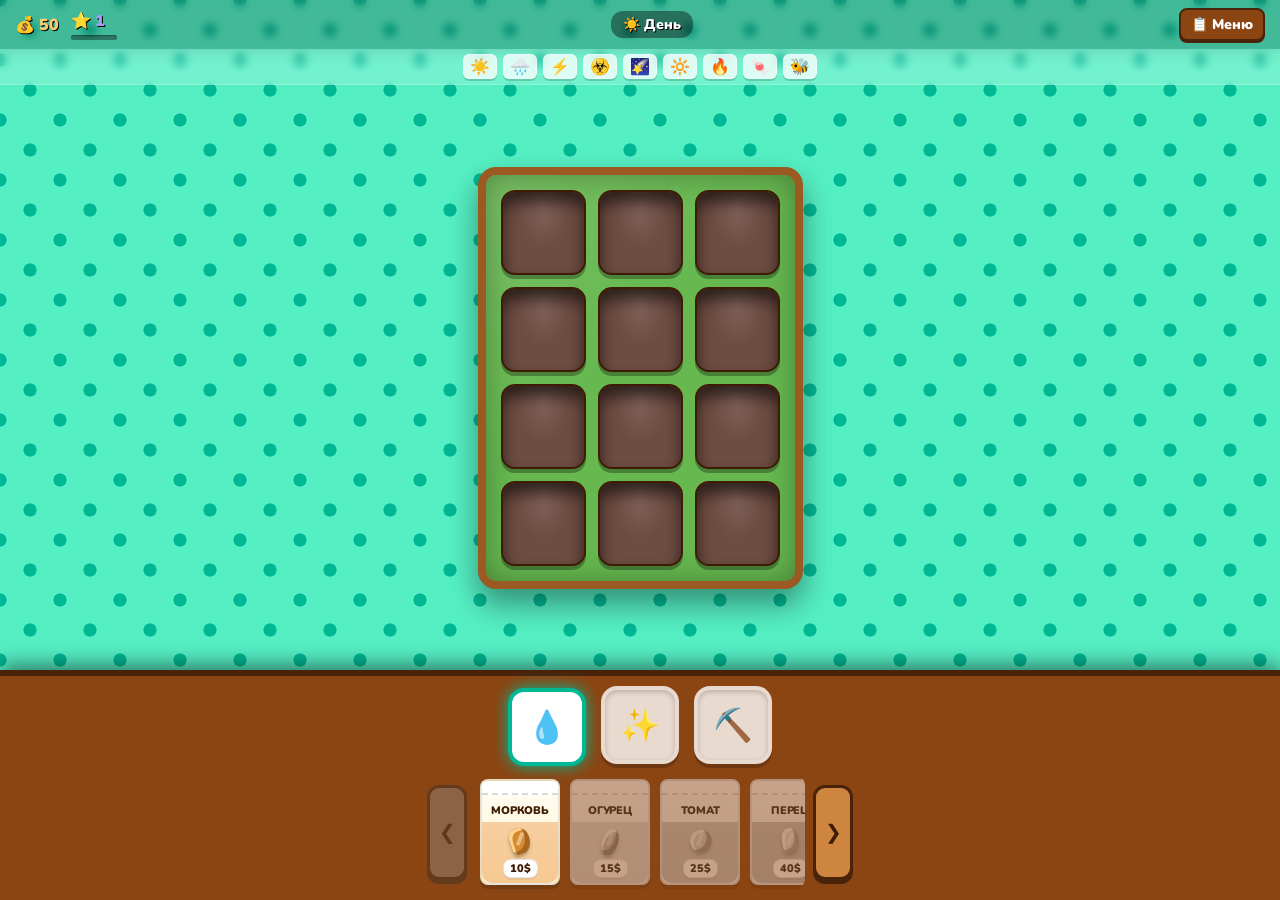
<file: Моя игра ферма v001.html>
﻿<!DOCTYPE html>
<html lang="ru">
<head>
    <meta charset="UTF-8">
    <meta name="viewport" content="width=device-width, initial-scale=1.0, maximum-scale=1.0, user-scalable=no">
    <title>Grow a Farm: Mobile Edition v001</title>
    <style>
@import url('https://fonts.googleapis.com/css2?family=Nunito:wght@400;700;900&display=swap');

        :root {
            --primary: #0984e3; --success: #00b894; --warning: #fdcb6e; --danger: #ff7675;
            --soil: #6d4c41; --soil-wet: #3e2723; --soil-dead: #4b4b4b;
            --wood-dark: #4a230b; --wood-base: #8b4513; --wood-light: #cd853f;
            --text-dark: #3e1b04; --text-light: #ffeaa7;
        }

        body {
            margin: 0; padding: 0; font-family: 'Nunito', sans-serif;
            background-color: #55efc4;
            background-image: radial-gradient(#00b894 15%, transparent 16%), radial-gradient(#00b894 15%, transparent 16%);
            background-size: 60px 60px; background-position: 0 0, 30px 30px;
            display: flex; flex-direction: column;
            height: 100vh; height: 100dvh; user-select: none; overflow: hidden;
            color: var(--text-dark); transition: background-color 1s ease, background-image 1s ease;
            position: relative;
            touch-action: manipulation;
        }

        /* --- ФОНЫ ИВЕНТОВ --- */
        body.event-rain { background-color: #74b9ff; background-image: radial-gradient(#0984e3 15%, transparent 16%), radial-gradient(#0984e3 15%, transparent 16%); }
        body.event-storm { background-color: #2d3436; background-image: radial-gradient(#1e272e 15%, transparent 16%), radial-gradient(#1e272e 15%, transparent 16%); animation: bgFlash 5s infinite; }
        body.event-toxic { background-color: #badc58; background-image: radial-gradient(#6ab04c 15%, transparent 16%), radial-gradient(#6ab04c 15%, transparent 16%); }
        
        body.event-starfall { 
            background-color: #0c1445; 
            background-image: 
                radial-gradient(1px 1px at 20px 30px, #fff, rgba(0,0,0,0)),
                radial-gradient(1px 1px at 40px 70px, #fff, rgba(0,0,0,0)),
                radial-gradient(2px 2px at 50px 160px, #fff, rgba(0,0,0,0)),
                radial-gradient(2px 2px at 90px 40px, #fff, rgba(0,0,0,0));
            background-size: 150px 150px;
        }
        
        body.event-holy { background-color: #f1f2f6; background-image: radial-gradient(#dfe4ea 15%, transparent 16%), radial-gradient(#dfe4ea 15%, transparent 16%); }
        body.event-hell { background-color: #2c0000; background-image: radial-gradient(#4a0000 15%, transparent 16%), radial-gradient(#4a0000 15%, transparent 16%); }
        
        /* Пряничный домик */
        body.event-candy { 
            background-color: #ff9ff3; 
            background-image: 
                repeating-linear-gradient(45deg, rgba(255,255,255,0.4) 0, rgba(255,255,255,0.4) 20px, transparent 20px, transparent 40px),
                radial-gradient(circle at 50% 50%, transparent 10%, #fca2e1 15%, transparent 20%);
            background-size: 60px 60px; 
        }
        
        body.event-bee { background-color: #f6e58d; background-image: url('data:image/svg+xml;utf8,<svg xmlns="http://www.w3.org/2000/svg" width="30" height="30"><path d="M15 0 L30 8.6 L30 25.8 L15 34.4 L0 25.8 L0 8.6 Z" stroke="%23f9ca24" fill="none"/></svg>'); background-size: 30px 34px;}

        @keyframes bgFlash { 0%, 95%, 100% { background-color: #2d3436; } 96% { background-color: #dfe6e9; } 98% { background-color: #2d3436; } }

        /* Глобальные оверлеи ивентов */
        .weather-overlay { position: absolute; top:0; left:0; width:100%; height:100%; pointer-events: none; z-index: 50; display: none; background-repeat: repeat; animation: envScroll 10s linear infinite;}
        @keyframes envScroll { 0% { background-position: 0 0; } 100% { background-position: 200px 200px; } }
        
        body.event-rain .weather-overlay, body.event-storm .weather-overlay { display: block; background-image: url('data:image/svg+xml;utf8,<svg xmlns="http://www.w3.org/2000/svg" width="15" height="40"><line x1="7" y1="0" x2="0" y2="40" stroke="%2374b9ff" stroke-width="2" opacity="0.6" stroke-linecap="round"/></svg>'); animation: rainDrop 0.4s linear infinite;}
        body.event-storm .weather-overlay { filter: brightness(0.5); }
        @keyframes rainDrop { 0% { background-position: 0 0; } 100% { background-position: -30px 150px; } }

        .holy-bg-rays { position: absolute; top:0; left:0; width:100%; height:100%; background: repeating-conic-gradient(from 0deg, rgba(255,255,255,0.2) 0deg 15deg, transparent 15deg 30deg); display:none; animation: spinRays 20s linear infinite; pointer-events: none; z-index: 1;}
        body.event-holy .holy-bg-rays { display:block; }
        @keyframes spinRays { from { transform: rotate(0deg); } to { transform: rotate(360deg); } }

        .hell-bg-fire { position: absolute; bottom: 0; left: 0; width: 100%; height: 40%; background: linear-gradient(to top, #e84118, transparent); opacity: 0.6; animation: flicker 0.5s infinite alternate; pointer-events: none; z-index: 1; display:none; }
        body.event-hell .hell-bg-fire { display:block; }
        @keyframes flicker { 0% { opacity: 0.4; height: 35%; } 100% { opacity: 0.7; height: 45%; } }
        
        .bg-emitters { position: absolute; top:0; left:0; width:100%; height:100%; pointer-events: none; z-index: 1;}
        
        /* --- UI ПАНЕЛИ --- */
        .top-bar { display: flex; justify-content: space-between; align-items: center; background: rgba(0, 0, 0, 0.22); padding: max(8px, env(safe-area-inset-top)) 15px 8px; color: #fff; font-weight: 900; z-index: 100; box-shadow: 0 2px 10px rgba(0,0,0,0.2); flex-shrink: 0; backdrop-filter: blur(4px); }
        .stat-group { display: flex; gap: 12px; align-items: center; min-width: 110px; }
        .stat { display: flex; align-items: center; gap: 4px; font-size: 16px; text-shadow: 1px 1px 0 #000; }
        .stat-coins { color: var(--warning); }
        .stat-level { color: #a29bfe; }
        .level-stat { display: flex; flex-direction: column; gap: 3px; align-items: flex-start; }
        .xp-mini-bar { width: 46px; height: 5px; border-radius: 999px; overflow: hidden; background: rgba(0,0,0,0.35); box-shadow: inset 0 1px 2px rgba(0,0,0,0.35); }
        .xp-mini-bar div { width: 0%; height: 100%; background: linear-gradient(90deg, #a29bfe, #fdcb6e); transition: width 0.25s ease; }
        .btn-icon { background: var(--wood-base); border: 2px solid var(--wood-dark); border-radius: 8px; padding: 5px 10px; cursor: pointer; display: flex; align-items: center; justify-content: center; gap: 4px; color: #fff; font-family: inherit; font-weight: 900; font-size: 14px; box-shadow: 0 2px 0 var(--wood-dark); touch-action: manipulation; }
        .btn-icon:active { transform: translateY(2px); box-shadow: none; }
        .menu-badge { display:none; width:8px; height:8px; background:#ff4757; border-radius:50%; margin-left:2px; box-shadow: 0 0 8px #ff4757; }
        .state-indicator { background: rgba(0,0,0,0.4); padding: 4px 12px; border-radius: 12px; font-size: 14px; text-shadow: 1px 1px 0 #000; transition: 0.3s;}

        .admin-panel { display: flex; justify-content: center; gap: 6px; background: rgba(0,0,0,0.3); padding: 5px; flex-shrink: 0; z-index: 100; flex-wrap: wrap; }
        .admin-panel button { background: transparent; border: 1px solid rgba(255,255,255,0.4); border-radius: 6px; cursor: pointer; font-size: 16px; padding: 2px 6px; transition: 0.1s; }
        .admin-panel button:active { background: rgba(255,255,255,0.3); transform: scale(0.9); }

        /* --- ОГОРОД И ИГРОВАЯ ЗОНА --- */
        .game-area { flex-grow: 1; position: relative; display: flex; justify-content: center; align-items: center; overflow: hidden; padding: 10px; z-index: 10;}
        .view-content { display: none; width: 100%; height: 100%; flex-direction: column; align-items: center; justify-content: center; animation: fadeIn 0.3s; }
        .view-content.active { display: flex; }
        @keyframes fadeIn { from { opacity: 0; transform: scale(0.95); } to { opacity: 1; transform: scale(1); } }

        .garden {
            --tile-size: clamp(68px, 22vw, 85px);
            display: grid; grid-template-columns: repeat(3, var(--tile-size)); grid-template-rows: repeat(4, var(--tile-size));
            gap: clamp(8px, 3vw, 12px); padding: clamp(10px, 3vw, 15px); border-radius: 20px; background-color: #6ab04c; border: 8px solid #8b4513;
            box-shadow: inset 0 0 30px rgba(0,0,0,0.3), 0 15px 30px rgba(0,0,0,0.4); transition: all 0.5s ease; position: relative; z-index: 5;
        }

        .tile {
            background-color: var(--soil); border-radius: 12px; position: relative; cursor: pointer; display: flex; justify-content: center; align-items: center;
            box-shadow: inset 0 10px 15px rgba(0,0,0,0.6), 0 4px 0px rgba(0,0,0,0.3); border: 2px solid #3e1b04;
            touch-action: manipulation;
        }
        .tile:active { transform: translateY(2px); box-shadow: inset 0 5px 10px rgba(0,0,0,0.7), 0 2px 0px rgba(0,0,0,0.3); }
        .tile.wet { background-color: var(--soil-wet); }
        
        .tile-progress { position: absolute; bottom: -8px; left: 10%; width: 80%; height: 6px; background: rgba(0,0,0,0.5); border-radius: 4px; overflow: hidden; display: none; border: 1px solid rgba(255,255,255,0.2); pointer-events: none; z-index: 10; }
        .tile.occupied .tile-progress { display: block; }
        .progress-fill { height: 100%; background: linear-gradient(90deg, #00b894, #55efc4); width: 0%; transition: width 0.2s; }
        .tile.ready .progress-fill { background: #f1c40f; box-shadow: 0 0 10px #f1c40f; }

        /* Конфетный контейнер для мутации (дождь за растением) */
        .candy-rain-container { position:absolute; width:100%; height:100%; overflow:hidden; top:0; left:0; pointer-events:none; border-radius:12px; display:none; z-index:4;}
        .tile.mut-candy .candy-rain-container { display:block; }
        .candy-rain-container::before, .candy-rain-container::after { content:'🍬'; position:absolute; font-size:12px; animation: tileCandyFall 1.5s infinite linear; }
        .candy-rain-container::before { left: 15%; top: -30%; }
        .candy-rain-container::after { content:'🍪'; right: 15%; top: -30%; animation-delay: 0.7s; animation-duration: 2s;}
        @keyframes tileCandyFall { 0% { transform: translateY(-10px) rotate(0deg); opacity:1;} 100% { transform: translateY(100px) rotate(360deg); opacity:0;} }

        /* Токсичное облако */
        .toxic-cloud { position: absolute; width: 160%; height: 160%; background: radial-gradient(rgba(46, 204, 113, 0.5), transparent 60%); animation: floatFog 2.5s infinite ease-in-out alternate; z-index: 20; display: none; border-radius: 50%; left: -30%; top: -30%; filter: blur(4px); pointer-events: none;}
        body.event-toxic .toxic-cloud { display: block; }
        @keyframes floatFog { 0% { transform: translate(0, 0) scale(1) rotate(0deg); opacity: 0.4; } 100% { transform: translate(15px, -15px) scale(1.1) rotate(15deg); opacity: 0.9; } }

        /* Пчела-гость */
        .tile-bee { position: absolute; font-size: 30px; z-index: 45; top: 10px; right: -40px; pointer-events: none; display:none; filter: drop-shadow(0 2px 5px rgba(0,0,0,0.3));}
        .tile.bee-arrived .tile-bee { display: block; animation: beeSit 2.5s forwards; }
        @keyframes beeSit { 
            0% { right: -40px; top: 10px; transform: scale(0.5) rotate(-30deg); } 
            20% { right: 10px; top: 15px; transform: scale(1.1) rotate(0deg); } 
            30%, 80% { right: 10px; top: 15px; transform: scale(1) rotate(0deg); } 
            100% { right: 100px; top: -50px; transform: scale(0.8) rotate(30deg); opacity: 0;}
        }

        /* --- ЭФФЕКТЫ УДАРОВ (ХИТЫ) --- */
        .tile::after { position: absolute; pointer-events: none; z-index: 40; font-family: 'serif'; text-shadow: 0 0 10px #fff;}
        
        @keyframes strikeAnim { 0% { background: white; } 50% { background: transparent; } 100% { background: white; } }
        .tile.strike { animation: strikeAnim 0.3s; }
        .tile.strike::after { content: '⚡'; font-size: 40px; top: -15px; }

        @keyframes fallAnim { 0% { transform: translateY(-50px) scale(0.5); opacity: 0; } 50% { opacity: 1; } 100% { transform: translateY(10px) scale(1.5); opacity: 0; } }
        .tile.star-hit::after { content: '⭐'; font-size: 30px; animation: fallAnim 1s forwards; }
        .tile.candy-hit::after { content: '🍬'; font-size: 30px; animation: fallAnim 1s forwards; }

        @keyframes toxicMutate { 0% { filter: hue-rotate(90deg) brightness(2); } 100% { filter: none; } }
        .tile.toxic-hit { animation: toxicMutate 1s; }

        /* Золотой луч святого удара */
        @keyframes holyStrikeBeam { 0% { height: 0; opacity: 0; top: 0; } 30%, 70% { height: 250px; opacity: 1; top: -150px; box-shadow: 0 0 30px #f1c40f;} 100% { height: 0; opacity: 0; top: 100px; } }
        .tile.holy-hit::after { content: ''; position: absolute; width: 40px; background: linear-gradient(to bottom, rgba(255,255,255,0.9), rgba(241,196,15,0.8) 80%, transparent); border-radius: 20px; animation: holyStrikeBeam 1.2s ease-in-out forwards; z-index: 60; filter: blur(2px); }

        @keyframes hellStrike { 0% { filter: brightness(1); } 50% { filter: brightness(0.5) sepia(1) hue-rotate(-50deg) saturate(5); } 100% { filter: brightness(1); } }
        .tile.hell-hit { animation: hellStrike 1.5s; }
        .tile.hell-hit::after { content: '🔥'; font-size: 40px; bottom: 5px; animation: popUp 1s forwards; }

        /* --- РАСТЕНИЯ И РОСТКИ --- */
        .plant-wrapper { position: absolute; bottom: 20%; display: flex; justify-content: center; align-items: flex-end; width: 100%; height: 60px; pointer-events: none; z-index: 5; transform: scale(var(--plant-scale, 1)); transform-origin: bottom center; transition: transform 0.3s cubic-bezier(0.34, 1.56, 0.64, 1); }
        .model { position: relative; transform-origin: bottom center; opacity: 0; transform: scale(0); transition: 0.3s; }
        .model.visible { opacity: 1; transform: scale(1); animation: popUp 0.4s cubic-bezier(0.34, 1.56, 0.64, 1); }
        @keyframes popUp { 0% { transform: scale(0) translateY(10px); } 100% { transform: scale(1) translateY(0); } }
        @keyframes breathe { 0%, 100% { transform: scaleY(1) scaleX(1); } 50% { transform: scaleY(1.05) scaleX(0.95); } }
        .model.growing, .model.ready { animation: breathe 3s ease-in-out infinite; }

        .model-seed { width: 12px; height: 8px; background: #d35400; border-radius: 50%; box-shadow: inset -2px -2px 4px rgba(0,0,0,0.4); }
        
        .sprout-mushroom { width: 6px; height: 8px; background: #ecf0f1; border-radius: 4px; box-shadow: 10px 0 0 #ecf0f1, -10px 0 0 #ecf0f1; }
        .sprout-carrot { width: 3px; height: 16px; background: #2ecc71; box-shadow: -5px -6px 0 -1px #2ecc71, 5px -6px 0 -1px #2ecc71; }
        .sprout-cucumber { width: 4px; height: 12px; background: #27ae60; } .sprout-cucumber::before { content:''; position:absolute; top:-6px; left:-6px; width:8px; height:8px; background:#2ecc71; border-radius: 50%; box-shadow: 8px 0 0 #2ecc71; }
        .sprout-tomato { width: 4px; height: 14px; background: #27ae60; } .sprout-tomato::before { content:''; position:absolute; top:-4px; left:-5px; width:6px; height:6px; background:#2ecc71; border-radius: 50%; box-shadow: 8px 0 0 #2ecc71; }
        .sprout-pepper { width: 4px; height: 12px; background: #27ae60; } .sprout-pepper::before { content:''; position:absolute; top:-8px; left:-4px; width:4px; height:10px; background:#2ecc71; border-radius: 50%; transform: rotate(-30deg); box-shadow: 8px 5px 0 #2ecc71; }
        .sprout-strawberry { width: 3px; height: 10px; background: #27ae60; } .sprout-strawberry::before { content:''; position:absolute; top:-5px; left:-5px; width:5px; height:5px; background:#2ecc71; border-radius: 50%; box-shadow: 5px -3px 0 #2ecc71, 8px 0 0 #2ecc71; }
        .sprout-eggplant { width: 4px; height: 14px; background: #8e44ad; } .sprout-eggplant::before { content:''; position:absolute; top:-6px; left:-6px; width:8px; height:8px; background:#9b59b6; border-radius: 50%; box-shadow: 8px 0 0 #9b59b6; }
        .sprout-pumpkin { width: 5px; height: 12px; background: #27ae60; } .sprout-pumpkin::before { content:''; position:absolute; top:-8px; left:-10px; width:10px; height:8px; background:#2ecc71; border-radius: 50%; box-shadow: 14px 0 0 #2ecc71; }
        .sprout-corn { width: 6px; height: 18px; background: #f1c40f; clip-path: polygon(50% 0, 100% 100%, 0 100%); }
        .sprout-watermelon { width: 5px; height: 12px; background: #27ae60; } .sprout-watermelon::before { content:''; position:absolute; top:-8px; left:-8px; width:10px; height:10px; background:#2ecc71; border-radius: 30%; box-shadow: 10px 0 0 #2ecc71; }
        .sprout-melon { width: 5px; height: 12px; background: #27ae60; } .sprout-melon::before { content:''; position:absolute; top:-6px; left:-8px; width:8px; height:8px; background:#2ecc71; border-radius: 40%; box-shadow: 12px 0 0 #2ecc71; }
        .sprout-pineapple { width: 8px; height: 12px; background: #27ae60; clip-path: polygon(50% 0%, 0% 100%, 100% 100%); }
        .sprout-pomegranate { width: 4px; height: 14px; background: #c0392b; } .sprout-pomegranate::before { content:''; position:absolute; top:-4px; left:-5px; width:6px; height:6px; background:#e74c3c; border-radius: 50%; box-shadow: 8px 0 0 #e74c3c; }
        .sprout-dragonfruit { width: 4px; height: 12px; background: #e84393; } .sprout-dragonfruit::before { content:''; position:absolute; top:-6px; left:-4px; width:6px; height:10px; background:#55efc4; clip-path: polygon(50% 0, 100% 100%, 0 100%); }
        .sprout-starfruit { width: 4px; height: 12px; background: #f1c40f; } .sprout-starfruit::before { content:''; position:absolute; top:-6px; left:-6px; width:8px; height:8px; background:#f39c12; border-radius: 20%; box-shadow: 8px 0 0 #f39c12; }
        .sprout-fig { width: 3px; height: 12px; background: #6c5ce7; } .sprout-fig::before { content:''; position:absolute; top:-5px; left:-5px; width:6px; height:6px; background:#a29bfe; border-radius: 50%; box-shadow: 7px 0 0 #a29bfe; }

        /* Модели */
        .model-carrot { width: 18px; height: 40px; background: linear-gradient(135deg, #e67e22, #d35400); border-radius: 50% 50% 50% 50% / 20% 20% 80% 80%; box-shadow: inset -4px -4px 6px rgba(0,0,0,0.2); }
        .model-carrot::before { content:''; position:absolute; top:-10px; left:2px; width:14px; height:14px; border-top: 5px solid #2ecc71; border-left: 5px solid #27ae60; border-radius: 50%; transform: rotate(45deg); }
        .model-cucumber { width: 16px; height: 42px; background: #27ae60; border-radius: 10px; box-shadow: inset -3px -3px 6px rgba(0,0,0,0.3); background-image: radial-gradient(#2ecc71 25%, transparent 30%); background-size: 6px 6px; transform: rotate(-8deg); }
        .model-cucumber::before { content:''; position:absolute; top:-4px; left:5px; width:4px; height:6px; background:#8b4513; border-radius:2px;}
        .model-tomato { width: 35px; height: 35px; background: radial-gradient(circle at 30% 30%, #ff7675, #d63031); border-radius: 50%; box-shadow: inset -5px -5px 10px rgba(0,0,0,0.3); }
        .model-tomato::before { content:''; position:absolute; top:-6px; left:10px; width:16px; height:16px; background:#27ae60; clip-path: polygon(50% 0%, 100% 50%, 50% 100%, 0% 50%); }
        .model-pepper { width: 30px; height: 34px; background: #e84118; border-radius: 10px 10px 15px 15px; box-shadow: inset -4px -4px 8px rgba(0,0,0,0.3); }
        .model-pepper::before { content:''; position:absolute; top:-8px; left:13px; width:4px; height:12px; background:#27ae60; border-radius:2px; }
        .model-pepper::after { content:''; position:absolute; top:0; left:11px; width:8px; height:100%; border-left: 2px solid rgba(0,0,0,0.15); border-right: 2px solid rgba(0,0,0,0.15); }
        .model-strawberry { width: 30px; height: 35px; background: #e84118; border-radius: 50% 50% 50% 50% / 40% 40% 60% 60%; box-shadow: inset -5px -5px 10px rgba(0,0,0,0.3); background-image: radial-gradient(#fbc531 15%, transparent 20%); background-size: 8px 8px; background-position: 0 0, 4px 4px; }
        .model-strawberry::before { content:''; position:absolute; top:-6px; left:5px; width:20px; height:12px; background:#4cd137; clip-path: polygon(50% 0%, 0% 100%, 100% 100%); transform: rotate(180deg); }
        .model-eggplant { width: 24px; height: 42px; background: #8e44ad; border-radius: 50% 50% 45% 45% / 30% 30% 70% 70%; box-shadow: inset -4px -4px 8px rgba(0,0,0,0.4); transform: rotate(10deg); }
        .model-eggplant::before { content:''; position:absolute; top:-4px; left:4px; width:16px; height:12px; background: #27ae60; border-radius: 4px 4px 50% 50%; }
        .model-pumpkin { width: 45px; height: 35px; background: #e67e22; border-radius: 40% 40% 50% 50%; box-shadow: inset -5px -5px 10px rgba(0,0,0,0.3); background-image: radial-gradient(ellipse at center, transparent 40%, rgba(0,0,0,0.15) 41%); background-size: 15px 100%; }
        .model-pumpkin::before { content:''; position:absolute; top:-10px; left:19px; width:6px; height:14px; background:#8b4513; border-radius:3px; transform: rotate(10deg); }
        .model-corn { width: 18px; height: 45px; background: #f1c40f; border-radius: 8px; box-shadow: inset -3px -3px 6px rgba(0,0,0,0.2); background-image: radial-gradient(#e67e22 20%, transparent 20%); background-size: 6px 6px; }
        .model-corn::before { content:''; position:absolute; bottom:0; left:-6px; width:12px; height:38px; background:#2ecc71; border-radius:0 100% 0 100%; transform: rotate(-15deg); }
        .model-corn::after { content:''; position:absolute; bottom:0; right:-6px; width:12px; height:38px; background:#27ae60; border-radius:100% 0 100% 0; transform: rotate(15deg); }
        .model-mushroom { width: 14px; height: 18px; background: #ecf0f1; border-radius: 4px; box-shadow: inset -3px -3px 5px rgba(0,0,0,0.2); }
        .model-mushroom::before { content:''; position:absolute; top:-14px; left:-10px; width:34px; height:18px; background: #e74c3c; border-radius: 17px 17px 4px 4px; box-shadow: inset -4px -4px 6px rgba(0,0,0,0.3); background-image: radial-gradient(#fff 15%, transparent 20%); background-size: 10px 10px; background-position: 0 0, 5px 5px; }
        .model-watermelon { width: 45px; height: 40px; background: repeating-linear-gradient(90deg, #2ed573, #2ed573 8px, #27ae60 8px, #27ae60 16px); border-radius: 45%; box-shadow: inset -5px -5px 10px rgba(0,0,0,0.3);}
        .model-watermelon::before { content:''; position:absolute; top:-8px; left:20px; width:12px; height:12px; border: 3px solid #8b4513; border-left:none; border-bottom:none; border-radius: 0 8px 0 0; }
        .model-melon { width: 42px; height: 42px; background: #f6e58d; border-radius: 50%; box-shadow: inset -5px -5px 10px rgba(0,0,0,0.2); background-image: repeating-linear-gradient(45deg, transparent, transparent 5px, rgba(230,126,34,0.3) 5px, rgba(230,126,34,0.3) 6px), repeating-linear-gradient(-45deg, transparent, transparent 5px, rgba(230,126,34,0.3) 5px, rgba(230,126,34,0.3) 6px); }
        .model-melon::before { content:''; position:absolute; top:-8px; left:19px; width:4px; height:10px; background:#8b4513; border-radius:2px; transform:rotate(15deg);}
        .model-pineapple { width: 28px; height: 36px; background: #f39c12; border-radius: 40%; box-shadow: inset -4px -4px 8px rgba(0,0,0,0.3); background-image: repeating-linear-gradient(45deg, transparent, transparent 5px, rgba(211, 84, 0, 0.4) 5px, rgba(211, 84, 0, 0.4) 7px), repeating-linear-gradient(-45deg, transparent, transparent 5px, rgba(211, 84, 0, 0.4) 5px, rgba(211, 84, 0, 0.4) 7px); }
        .model-pineapple::before { content:''; position:absolute; top:-18px; left:1px; width:26px; height:22px; background: #27ae60; clip-path: polygon(50% 0%, 65% 40%, 100% 20%, 80% 60%, 100% 100%, 50% 80%, 0% 100%, 20% 60%, 0% 20%, 35% 40%); }
        .model-pomegranate { width: 34px; height: 34px; background: radial-gradient(circle at 30% 30%, #e74c3c, #c0392b); border-radius: 50%; box-shadow: inset -5px -5px 10px rgba(0,0,0,0.4); }
        .model-pomegranate::before { content:''; position:absolute; top:-6px; left:12px; width:10px; height:8px; background:#c0392b; clip-path: polygon(0 0, 30% 100%, 70% 100%, 100% 0, 50% 50%); }
        .model-dragonfruit { width: 30px; height: 38px; background: radial-gradient(circle at 30% 30%, #ff7675, #e84393); border-radius: 50% 50% 40% 40%; box-shadow: inset -4px -4px 8px rgba(0,0,0,0.3); }
        .model-dragonfruit::before { content:''; position:absolute; top:5px; left:2px; width:8px; height:8px; background:#55efc4; border-radius: 0 100% 0 100%; transform: rotate(45deg); box-shadow: 15px 5px 0 #55efc4, 8px 15px 0 #00b894; }
        .model-starfruit { width: 26px; height: 40px; background: #f1c40f; border-radius: 12px 12px 20px 20px; box-shadow: inset -4px -4px 8px rgba(0,0,0,0.2); border-left: 3px solid #e67e22; border-right: 3px solid #e67e22; }
        .model-starfruit::before { content:''; position:absolute; top:0; left:11px; width:4px; height:100%; background: #e67e22; opacity: 0.5; }
        .model-fig { width: 30px; height: 34px; background: radial-gradient(circle at 30% 40%, #a29bfe, #6c5ce7); border-radius: 50% 50% 40% 40% / 70% 70% 30% 30%; box-shadow: inset -4px -4px 8px rgba(0,0,0,0.4); }
        .model-fig::before { content:''; position:absolute; top:-6px; left:13px; width:4px; height:8px; background:#8b4513; border-radius: 2px; }

        .weed-model { position: absolute; bottom: 10px; left: 35%; font-size: 20px; z-index: 6; animation: wormWiggle 0.5s infinite alternate; pointer-events: none; display: none; text-shadow: 2px 2px 0 rgba(0,0,0,0.5);}
        .tile.has-weed .weed-model { display: block; }
        .tile.has-weed .model { filter: grayscale(50%) opacity(0.7) !important; animation: none; }
        @keyframes wormWiggle { from { transform: rotate(10deg); } to { transform: rotate(-10deg); } }

        /* --- СТАКАЮЩИЕСЯ МУТАЦИИ И ИХ ЭФФЕКТЫ --- */
        .mutations-container { position: absolute; top: -12px; right: -12px; display: flex; flex-direction: column-reverse; gap: 3px; z-index: 25; pointer-events: none; align-items: center; }
        .mut-badge { width: 22px; height: 22px; background: rgba(0,0,0,0.8); border: 2px solid #fff; border-radius: 50%; display: flex; justify-content: center; align-items: center; font-size: 12px; box-shadow: 0 2px 5px rgba(0,0,0,0.5); animation: popUp 0.3s cubic-bezier(0.34, 1.56, 0.64, 1); }
        
        /* Глубокие перекрашивающие фильтры (основной цвет) */
        .tile.mut-gold .model { filter: grayscale(1) sepia(1) hue-rotate(30deg) saturate(8) brightness(1.3) drop-shadow(0 0 15px #f1c40f); }
        .tile.mut-toxic .model { filter: grayscale(1) sepia(1) hue-rotate(70deg) saturate(6) brightness(0.9) drop-shadow(0 0 10px #2ecc71); }
        .tile.mut-rainbow .model { animation: mutRainbow 3s infinite linear; }
        @keyframes mutRainbow { 0% { filter: grayscale(1) sepia(1) saturate(10) brightness(1.2) hue-rotate(0deg) drop-shadow(0 0 10px #a29bfe); } 100% { filter: grayscale(1) sepia(1) saturate(10) brightness(1.2) hue-rotate(360deg) drop-shadow(0 0 10px #a29bfe); } }

        /* Эффекты с псевдоэлементами (стакаются вместе) */
        /* Солнечный нимб */
        .tile.mut-holy .plant-wrapper::before {
            content: ''; position: absolute; top: -15px; left: 50%; transform: translateX(-50%) rotateX(60deg);
            width: 30px; height: 30px; border: 3px solid #f1c40f; border-radius: 50%;
            box-shadow: 0 0 10px #f1c40f, inset 0 0 10px #f1c40f; animation: floatHalo 2s infinite ease-in-out; z-index: 10;
        }
        @keyframes floatHalo { 0%, 100% { transform: translateX(-50%) rotateX(60deg) translateY(0); } 50% { transform: translateX(-50%) rotateX(60deg) translateY(-8px); } }
        
        /* Огненный след */
        .tile.mut-hell .plant-wrapper::after {
            content: '🔥'; position: absolute; bottom: -5px; left: 50%; transform: translateX(-50%);
            font-size: 30px; animation: hellFire 0.5s infinite alternate; filter: drop-shadow(0 -5px 10px #e84118); z-index: 10; pointer-events: none;
        }
        @keyframes hellFire { 0% { transform: translateX(-50%) scale(1) rotate(-5deg); opacity:0.8;} 100% { transform: translateX(-50%) scale(1.2) rotate(5deg); opacity: 1;} }

        /* Электрические искры */
        .tile.mut-electric .plant-wrapper::after, .tile.mut-electric .plant-wrapper::before {
            content: '⚡'; position: absolute; font-size: 14px; opacity: 0; animation: sparkFly 1s infinite; z-index:15;
        }
        .tile.mut-electric .plant-wrapper::before { animation-delay: 0.5s; left: 10%; bottom: 20%;}
        .tile.mut-electric .plant-wrapper::after { right: 10%; bottom: 10%; animation-duration: 0.8s; }
        @keyframes sparkFly { 0% { transform: translateY(10px) scale(0.5); opacity: 1; } 100% { transform: translateY(-40px) scale(1.5); opacity: 0; } }

        /* Звездная мутация */
        .tile.mut-stellar .model { filter: hue-rotate(270deg) saturate(1.5) brightness(1.2) drop-shadow(0 0 10px #feca57); }
        
        /* Медовые капли */
        .tile.mut-honey .model { filter: sepia(0.5) hue-rotate(-10deg) saturate(1.2); }
        .tile.mut-honey .model::after { content: ''; position: absolute; top:0; left:0; width:100%; height:100%; background: linear-gradient(to bottom, rgba(249, 202, 36, 0.8), rgba(249, 202, 36, 0.2) 60%, transparent); border-radius: inherit; z-index: 10; }
        .honey-drop { position: absolute; width: 6px; height: 6px; background: #f9ca24; border-radius: 50%; opacity: 0.8; z-index: 11; animation: honeyDrip 2s infinite; pointer-events: none;}
        @keyframes honeyDrip { 0% { top: 20%; opacity: 0; } 20% { opacity: 0.8; } 80% { top: 80%; opacity: 0.8; } 100% { top: 90%; opacity: 0; } }
        
        @keyframes jitter { 0% { transform: translateX(-1px); } 100% { transform: translateX(1px); } }

        /* --- НИЖНЯЯ ПАНЕЛЬ --- */
        .bottom-ui { background: var(--wood-base); border-top: 6px solid var(--wood-dark); padding: 10px 10px max(10px, env(safe-area-inset-bottom)); display: flex; flex-direction: column; gap: 10px; box-shadow: 0 -5px 20px rgba(0,0,0,0.5); flex-shrink: 0; z-index: 100; position: relative; }
        .actions-row { display: flex; justify-content: center; gap: 15px; }
        .action-btn { width: 70px; height: 70px; border-radius: 16px; background: rgba(255,255,255,0.8); display: flex; justify-content: center; align-items: center; font-size: 32px; border: 4px solid transparent; box-shadow: inset 0 2px 5px rgba(0,0,0,0.2), 0 4px 0 rgba(0,0,0,0.2); transition: 0.1s; cursor: pointer; position: relative; }
        .action-btn:active { transform: translateY(4px); box-shadow: none; }
        .action-btn.active { background: #fff; border-color: var(--success); transform: translateY(2px); box-shadow: 0 0 15px var(--success); }
        
        .seeds-carousel { display: flex; align-items: center; justify-content: center; gap: 8px; width: 100%; position: relative; }
        .seeds-window { flex-grow: 1; max-width: 330px; overflow-x: auto; scroll-behavior: smooth; border-radius: 12px; padding: 5px 0; -ms-overflow-style: none; scrollbar-width: none; }
        .seeds-window::-webkit-scrollbar { display: none; }
        .seeds-track { display: flex; gap: 10px; width: max-content; padding: 0 5px; }
        
        .nav-arrow { width: 40px; height: 95px; background: var(--wood-light); border: 3px solid var(--wood-dark); border-radius: 12px; display: flex; justify-content: center; align-items: center; font-size: 20px; color: var(--text-dark); cursor: pointer; box-shadow: 0 4px 0 var(--wood-dark); user-select: none; transition: 0.2s; flex-shrink: 0; }
        .nav-arrow:active:not(.disabled) { transform: translateY(4px); box-shadow: none; }
        .nav-arrow.disabled { filter: grayscale(1) opacity(0.4); pointer-events: none; }
        
        /* ПАКЕТИКИ СЕМЯН */
        .seed-packet { min-width: 70px; height: 95px; background: #fdfbfb; border-radius: 6px 6px 12px 12px; display: flex; flex-direction: column; align-items: center; justify-content: space-between; padding: 0; border: 2px solid rgba(0,0,0,0.1); cursor: pointer; transition: 0.1s; box-shadow: 0 4px 0 rgba(0,0,0,0.15); position: relative; overflow: hidden; }
        .seed-packet.active { border-color: var(--primary); transform: translateY(2px); box-shadow: 0 2px 0 rgba(0,0,0,0.1); border-width: 3px; }
        .seed-packet.locked { filter: grayscale(1); opacity: 0.5; }
        .pkt-top { width: 100%; height: 12px; border-bottom: 2px dashed rgba(0,0,0,0.15); background: #fff; z-index: 2; position: relative; }
        .pkt-bg { position: absolute; bottom: 0; left: 0; width: 100%; height: 60%; background: var(--pkt-color); opacity: 0.35; z-index: 0; border-radius: 0 0 10px 10px; }
        .seed-name { font-size: 9px; font-weight: 900; z-index: 1; text-transform: uppercase; color: var(--text-dark); margin-top: 4px; padding: 0 2px; text-align: center; line-height: 1.1; letter-spacing: -0.2px; width: 100%; word-wrap: break-word;}
        .seed-icon { font-size: 26px; z-index: 1; margin-top: auto; filter: drop-shadow(0 2px 0px rgba(0,0,0,0.1)); }
        .seed-price { font-size: 11px; font-weight: 900; background: #fff; padding: 1px 6px; border-radius: 8px; z-index: 1; color: var(--text-dark); border: 1px solid rgba(0,0,0,0.1); margin-bottom: 5px; box-shadow: 0 2px 0 rgba(0,0,0,0.05); }

        /* ОВЕРЛЕИ */
        .big-mutation-overlay { position: fixed; top: 0; left: 0; width: 100%; height: 100%; background: rgba(0,0,0,0.8); z-index: 9000; display: none; flex-direction: column; justify-content: center; align-items: center; pointer-events: none; }
        .big-mutation-overlay.active { display: flex; animation: flashMut 0.5s; }
        .mut-title { font-size: 40px; font-weight: 900; color: #fff; text-shadow: 0 5px 15px rgba(0,0,0,0.8); text-transform: uppercase; letter-spacing: 2px; text-align: center; line-height: 1.1;}
        .mut-rays { position: absolute; width: 200vw; height: 200vw; background: repeating-conic-gradient(from 0deg, rgba(255,255,255,0.2) 0deg 15deg, transparent 15deg 30deg); animation: spinRays 10s linear infinite; z-index: -1; }

        .floating-text { position: absolute; font-weight: 900; font-size: 24px; pointer-events: none; z-index: 2000; animation: floatUp 1.2s forwards; text-shadow: 0 2px 5px rgba(0,0,0,0.8); text-align: center; line-height: 1.1;}
        @keyframes floatUp { 0% { transform: translateY(0) scale(0.5); opacity: 0; } 20% { transform: translateY(-10px) scale(1.2); opacity: 1; } 100% { transform: translateY(-50px) scale(1); opacity: 0; } }

        /* БОКОВОЕ МЕНЮ */
        .side-menu { position: fixed; top: 0; right: -100%; width: 85%; max-width: 350px; height: 100%; background: #e5d6c5; border-left: 6px solid var(--wood-base); z-index: 5000; transition: right 0.3s cubic-bezier(0.34, 1.56, 0.64, 1); display: flex; flex-direction: column; box-shadow: -10px 0 30px rgba(0,0,0,0.5); }
        .side-menu.open { right: 0; }
        .menu-header { background: var(--wood-base); color: #fff; padding: 15px; font-size: 20px; font-weight: 900; display: flex; justify-content: space-between; align-items: center; border-bottom: 4px solid var(--wood-dark); }
        .menu-close { background: transparent; border: none; color: #fff; font-size: 24px; font-weight: 900; cursor: pointer; }
        .menu-content { padding: 15px; overflow-y: auto; flex-grow: 1; display: flex; flex-direction: column; gap: 20px; }

        .quest-card { background: rgba(255,255,255,0.5); border: 2px dashed rgba(0,0,0,0.2); border-radius: 12px; padding: 12px; }
        .quest-title { font-weight: 900; color: var(--wood-dark); font-size: 15px; margin-bottom: 5px; }
        .quest-progress { width: 100%; height: 10px; background: rgba(0,0,0,0.1); border-radius: 5px; overflow: hidden; margin-bottom: 5px;}
        .quest-fill { height: 100%; background: var(--success); width: 0%; transition: 0.3s; }
        .quest-reward { font-size: 12px; font-weight: 900; color: var(--wood-dark); display: flex; justify-content: space-between; align-items: center;}
        .btn-claim { background: #f1c40f; border: 2px solid #e67e22; border-radius: 6px; padding: 4px 10px; color: #3e1b04; font-weight: 900; cursor: pointer; display: none;}
        .quest-card.done .btn-claim { display: block; }
        .quest-card.claimed { opacity: 0.5; filter: grayscale(1); }

        .magic-pot-area { background: rgba(0,0,0,0.05); border-radius: 15px; padding: 15px; text-align: center; border: 2px solid rgba(0,0,0,0.1); }
        .pot-img { font-size: 60px; margin: 10px 0; display: inline-block; filter: drop-shadow(0 5px 5px rgba(0,0,0,0.3)); transition: 0.3s; }
        .pot-btn { background: var(--success); color: white; border: none; padding: 10px 20px; border-radius: 8px; font-weight: 900; font-size: 16px; cursor: pointer; box-shadow: 0 4px 0 #27ae60; width: 100%; }
        .pot-btn:active { transform: translateY(4px); box-shadow: none; }
        .pot-btn:disabled { background: #95a5a6; box-shadow: 0 4px 0 #7f8c8d; cursor: not-allowed; }
        .pet-list { display: flex; flex-wrap: wrap; gap: 10px; margin-top: 10px; }
        .pet-badge { background: #fff; border: 2px solid var(--wood-base); border-radius: 12px; padding: 5px 10px; font-size: 14px; font-weight: bold; display: flex; align-items: center; gap: 5px; box-shadow: 0 2px 5px rgba(0,0,0,0.1); }
        .active-pets-area { position:absolute; top: 10px; right: 10px; display:flex; flex-direction:column; gap:5px; z-index: 20; }
        .active-pet { background:rgba(255,255,255,0.86); border-radius:50%; width:30px; height:30px; display:flex; justify-content:center; align-items:center; font-size:18px; box-shadow:0 2px 5px rgba(0,0,0,0.3); }
        .bank-area { text-align: center; padding: 15px; background: rgba(241, 196, 15, 0.2); border-radius: 12px; border: 2px solid #f1c40f; }

        .toast-container { position: fixed; top: 110px; left: 50%; transform: translateX(-50%); display: flex; flex-direction: column; gap: 8px; z-index: 9999; pointer-events: none; width: 90%; align-items: center;}
        .toast { background: rgba(0,0,0,0.8); color: #fff; padding: 10px 20px; border-radius: 20px; font-weight: 900; font-size: 14px; animation: slideDown 0.3s forwards; text-align: center; }
        @keyframes slideDown { from { transform: translateY(-20px); opacity: 0; } to { transform: translateY(0); opacity: 1; } }
        
        /* Глобальные партиклы */
        @keyframes bgFlyCandy { 0% { transform: translateY(-50px) rotate(0deg); } 100% { transform: translateY(110vh) rotate(360deg); } }
        @keyframes bgFlyStar { 0% { transform: translate(110vw, -50px) rotate(0deg); opacity: 1; } 100% { transform: translate(-50px, 110vh) rotate(-180deg); opacity: 0; } }
        @keyframes bgFlyBee { 0% { transform: translate(-50px, 50vh) rotate(15deg); } 25% { transform: translate(30vw, 30vh) rotate(-10deg); } 50% { transform: translate(60vw, 70vh) rotate(20deg); } 100% { transform: translate(110vw, 40vh) rotate(-15deg); } }
        @keyframes bgFlySun { 0% { transform: translateY(110vh) scale(0.8); opacity: 0; } 30% { opacity: 0.75; } 100% { transform: translateY(-80px) scale(1.15); opacity: 0; } }
        @keyframes bgFlyEmber { 0% { transform: translateY(110vh) rotate(0deg); opacity: 0; } 20% { opacity: 0.8; } 100% { transform: translateY(-80px) rotate(80deg); opacity: 0; } }

        /* --- Обновленный мягкий визуальный слой --- */
        body {
            background-color: #70dfb5;
            background-image:
                linear-gradient(135deg, rgba(255,255,255,0.18) 0 25%, transparent 25% 50%, rgba(255,255,255,0.12) 50% 75%, transparent 75%),
                radial-gradient(circle at 20% 20%, rgba(255,255,255,0.16) 0 1px, transparent 2px);
            background-size: 72px 72px, 34px 34px;
        }

        body.event-rain { background-color: #8fd3ff; background-image: linear-gradient(135deg, rgba(255,255,255,0.2) 0 25%, transparent 25% 50%, rgba(255,255,255,0.12) 50% 75%, transparent 75%); }
        body.event-storm { background-color: #42536a; background-image: linear-gradient(135deg, rgba(255,255,255,0.08) 0 25%, transparent 25% 50%, rgba(255,255,255,0.06) 50% 75%, transparent 75%); }
        body.event-toxic { background-color: #bde86b; background-image: repeating-linear-gradient(45deg, rgba(85, 160, 60, 0.16) 0 10px, transparent 10px 28px); }
        body.event-starfall { background-color: #171e59; background-image: radial-gradient(1px 1px at 20px 30px, #fff, transparent), radial-gradient(1px 1px at 70px 90px, #feca57, transparent), radial-gradient(2px 2px at 120px 50px, #fff, transparent); background-size: 160px 160px; }
        body.event-holy { background-color: #f6f4d8; background-image: repeating-linear-gradient(110deg, rgba(255,255,255,0.35) 0 16px, transparent 16px 42px); }
        body.event-hell { background-color: #5b1818; background-image: repeating-linear-gradient(135deg, rgba(232, 65, 24, 0.18) 0 14px, transparent 14px 32px); }
        body.event-candy { background-color: #ffb7df; background-image: repeating-linear-gradient(45deg, rgba(255,255,255,0.45) 0 18px, transparent 18px 36px); }

        .admin-panel {
            background: rgba(255,255,255,0.18);
            backdrop-filter: blur(4px);
            border-bottom: 1px solid rgba(255,255,255,0.22);
        }

        .admin-panel button {
            background: rgba(255,255,255,0.76);
            box-shadow: 0 2px 0 rgba(0,0,0,0.16);
        }

        .garden {
            background:
                linear-gradient(135deg, rgba(255,255,255,0.12), transparent 45%),
                #66b84f;
            border-color: #9b5a21;
            border-radius: 18px;
        }

        .tile {
            border-radius: 14px;
            background:
                radial-gradient(ellipse at 50% 20%, rgba(255,255,255,0.12), transparent 45%),
                var(--soil);
        }

        .tile.wet {
            background:
                radial-gradient(ellipse at 50% 20%, rgba(116,185,255,0.16), transparent 45%),
                var(--soil-wet);
        }

        .seed-packet {
            min-width: 76px;
            height: 102px;
            border-radius: 8px;
            background: linear-gradient(#fffdf4, #fff1ce);
        }

        .seed-name {
            font-size: 11px;
            line-height: 1;
            min-height: 22px;
            display: flex;
            align-items: center;
            justify-content: center;
            text-align: center;
            padding: 0 4px;
        }

        .seed-icon {
            height: 38px;
            display: flex;
            align-items: center;
            justify-content: center;
        }

        .produce-icon {
            --main: #e67e22;
            --shade: rgba(0,0,0,0.18);
            position: relative;
            display: inline-block;
            width: 34px;
            height: 34px;
            filter: drop-shadow(0 3px 2px rgba(0,0,0,0.18));
        }

        .produce-icon::before,
        .produce-icon::after {
            content: '';
            position: absolute;
            display: block;
        }

        .produce-carrot::before { width: 16px; height: 30px; left: 9px; top: 5px; background: linear-gradient(135deg, #ff9f43, #d35400); border-radius: 45% 45% 55% 55% / 20% 20% 80% 80%; transform: rotate(8deg); box-shadow: inset -4px -4px 0 var(--shade); }
        .produce-carrot::after { width: 22px; height: 14px; left: 6px; top: 0; background: #2ecc71; clip-path: polygon(50% 0, 62% 70%, 100% 30%, 70% 100%, 30% 100%, 0 30%, 38% 70%); }
        .produce-cucumber::before { width: 15px; height: 33px; left: 10px; top: 1px; background: #27ae60; border-radius: 12px; transform: rotate(-14deg); box-shadow: inset -4px -4px 0 var(--shade); }
        .produce-cucumber::after { width: 4px; height: 4px; left: 14px; top: 7px; background: #8ee68e; border-radius: 50%; box-shadow: 5px 8px 0 #8ee68e, -1px 17px 0 #8ee68e; transform: rotate(-14deg); }
        .produce-tomato::before { width: 31px; height: 29px; left: 2px; top: 5px; background: radial-gradient(circle at 30% 28%, #ff8a80, #d63031 70%); border-radius: 50%; box-shadow: inset -5px -5px 0 var(--shade); }
        .produce-tomato::after { width: 18px; height: 12px; left: 8px; top: 1px; background: #27ae60; clip-path: polygon(50% 0, 62% 45%, 100% 25%, 72% 70%, 88% 100%, 50% 78%, 12% 100%, 28% 70%, 0 25%, 38% 45%); }
        .produce-pepper::before { width: 24px; height: 31px; left: 5px; top: 4px; background: linear-gradient(135deg, #ff5f57, #c0392b); border-radius: 10px 10px 16px 16px; box-shadow: inset -5px -4px 0 var(--shade); }
        .produce-pepper::after { width: 5px; height: 10px; left: 15px; top: 0; background: #27ae60; border-radius: 3px; }
        .produce-strawberry::before { width: 28px; height: 31px; left: 3px; top: 4px; background: radial-gradient(circle at 35% 25%, #ff7675, #d63031 70%); border-radius: 55% 55% 48% 48% / 45% 45% 70% 70%; box-shadow: inset -5px -5px 0 var(--shade); }
        .produce-strawberry::after { width: 22px; height: 13px; left: 6px; top: 0; background: #2ecc71; clip-path: polygon(50% 0, 62% 60%, 100% 20%, 75% 100%, 50% 68%, 25% 100%, 0 20%, 38% 60%); }
        .produce-eggplant::before { width: 22px; height: 33px; left: 6px; top: 2px; background: radial-gradient(circle at 30% 25%, #a29bfe, #6c5ce7 74%); border-radius: 50% 50% 45% 45% / 28% 28% 74% 74%; transform: rotate(9deg); box-shadow: inset -5px -5px 0 rgba(0,0,0,0.22); }
        .produce-eggplant::after { width: 18px; height: 11px; left: 8px; top: 0; background: #27ae60; border-radius: 4px 4px 50% 50%; }
        .produce-pumpkin::before { width: 34px; height: 27px; left: 0; top: 7px; background: #e67e22; border-radius: 45%; box-shadow: inset -6px -5px 0 rgba(0,0,0,0.18); background-image: repeating-radial-gradient(ellipse at center, transparent 0 7px, rgba(0,0,0,0.13) 8px 9px); }
        .produce-pumpkin::after { width: 6px; height: 11px; left: 14px; top: 0; background: #7f4a19; border-radius: 4px; transform: rotate(10deg); }
        .produce-corn::before { width: 17px; height: 34px; left: 8px; top: 0; background: #f1c40f; border-radius: 9px; box-shadow: inset -4px -4px 0 rgba(0,0,0,0.14); background-image: radial-gradient(#f39c12 25%, transparent 27%); background-size: 6px 6px; }
        .produce-corn::after { width: 26px; height: 30px; left: 4px; top: 7px; background: linear-gradient(90deg, #2ecc71 0 38%, transparent 38% 62%, #27ae60 62%); clip-path: polygon(0 100%, 30% 0, 50% 100%, 70% 0, 100% 100%); }
        .produce-mushroom::before { width: 32px; height: 20px; left: 1px; top: 3px; background: #e74c3c; border-radius: 18px 18px 6px 6px; box-shadow: inset -5px -4px 0 var(--shade); background-image: radial-gradient(#fff 18%, transparent 20%); background-size: 11px 10px; }
        .produce-mushroom::after { width: 14px; height: 17px; left: 10px; top: 17px; background: #f4ede4; border-radius: 5px; box-shadow: inset -3px -3px 0 rgba(0,0,0,0.12); }
        .produce-watermelon::before { width: 34px; height: 29px; left: 0; top: 5px; background: repeating-linear-gradient(90deg, #2ed573 0 7px, #27ae60 7px 14px); border-radius: 48%; box-shadow: inset -6px -5px 0 var(--shade); }
        .produce-watermelon::after { width: 12px; height: 12px; left: 18px; top: 0; border: 3px solid #8b4513; border-left: 0; border-bottom: 0; border-radius: 0 10px 0 0; }
        .produce-melon::before { width: 32px; height: 32px; left: 1px; top: 2px; background: #f6e58d; border-radius: 50%; box-shadow: inset -5px -5px 0 rgba(0,0,0,0.14); background-image: repeating-linear-gradient(45deg, transparent 0 5px, rgba(211,84,0,0.24) 5px 6px), repeating-linear-gradient(-45deg, transparent 0 5px, rgba(211,84,0,0.24) 5px 6px); }
        .produce-melon::after { width: 5px; height: 9px; left: 15px; top: 0; background: #8b4513; border-radius: 4px; }
        .produce-pineapple::before { width: 24px; height: 30px; left: 5px; top: 7px; background: #f39c12; border-radius: 42%; box-shadow: inset -5px -4px 0 rgba(0,0,0,0.16); background-image: repeating-linear-gradient(45deg, transparent 0 6px, rgba(160,80,0,0.36) 6px 8px), repeating-linear-gradient(-45deg, transparent 0 6px, rgba(160,80,0,0.36) 6px 8px); }
        .produce-pineapple::after { width: 27px; height: 20px; left: 4px; top: 0; background: #27ae60; clip-path: polygon(50% 0, 62% 45%, 100% 18%, 78% 58%, 95% 100%, 50% 72%, 5% 100%, 22% 58%, 0 18%, 38% 45%); }
        .produce-pomegranate::before { width: 31px; height: 30px; left: 2px; top: 5px; background: radial-gradient(circle at 30% 25%, #ff6b6b, #c0392b 72%); border-radius: 50%; box-shadow: inset -5px -5px 0 rgba(0,0,0,0.2); }
        .produce-pomegranate::after { width: 13px; height: 9px; left: 11px; top: 1px; background: #9f2f24; clip-path: polygon(0 0, 30% 100%, 50% 45%, 70% 100%, 100% 0); }
        .produce-dragonfruit::before { width: 28px; height: 33px; left: 3px; top: 3px; background: radial-gradient(circle at 35% 25%, #ff8cc6, #e84393 72%); border-radius: 52% 52% 44% 44%; box-shadow: inset -5px -5px 0 rgba(0,0,0,0.18); }
        .produce-dragonfruit::after { width: 9px; height: 9px; left: 5px; top: 11px; background: #55efc4; border-radius: 0 100% 0 100%; transform: rotate(45deg); box-shadow: 15px 5px 0 #55efc4, 8px 15px 0 #00b894; }
        .produce-starfruit::before { width: 31px; height: 31px; left: 2px; top: 3px; background: #f1c40f; clip-path: polygon(50% 0, 62% 35%, 100% 35%, 69% 57%, 82% 100%, 50% 72%, 18% 100%, 31% 57%, 0 35%, 38% 35%); box-shadow: inset -4px -4px 0 rgba(0,0,0,0.14); }
        .produce-starfruit::after { width: 4px; height: 24px; left: 15px; top: 7px; background: rgba(230,126,34,0.38); border-radius: 4px; }
        .produce-fig::before { width: 29px; height: 32px; left: 3px; top: 4px; background: radial-gradient(circle at 35% 30%, #b6a6ff, #6c5ce7 72%); border-radius: 55% 55% 42% 42% / 70% 70% 35% 35%; box-shadow: inset -5px -5px 0 rgba(0,0,0,0.2); }
        .produce-fig::after { width: 5px; height: 9px; left: 15px; top: 0; background: #8b4513; border-radius: 4px; }

        .mutation-aura {
            position: absolute;
            inset: 5px;
            pointer-events: none;
            z-index: 4;
            border-radius: 12px;
            overflow: hidden;
        }

        .aura-chip {
            position: absolute;
            inset: calc(4px + var(--i) * 5px);
            border-radius: 14px;
            opacity: 0.9;
            mix-blend-mode: screen;
        }

        .aura-shine { border: 2px solid rgba(241,196,15,0.55); box-shadow: inset 0 0 14px rgba(241,196,15,0.26), 0 0 12px rgba(241,196,15,0.3); animation: auraPulse 1.6s ease-in-out infinite; }
        .aura-mist { background: radial-gradient(circle at 50% 70%, rgba(46,204,113,0.34), transparent 58%); animation: auraDrift 2.8s ease-in-out infinite alternate; }
        .aura-spark { background: repeating-linear-gradient(115deg, transparent 0 13px, rgba(116,185,255,0.5) 13px 15px, transparent 15px 25px); animation: auraSlide 0.9s linear infinite; }
        .aura-stars { background-image: radial-gradient(circle, rgba(254,202,87,0.95) 0 2px, transparent 3px); background-size: 17px 17px; animation: auraTwinkle 1.4s ease-in-out infinite alternate; }
        .aura-rainbow { border: 3px solid transparent; background: linear-gradient(90deg, #ff7675, #fdcb6e, #55efc4, #74b9ff, #a29bfe, #ff7675) border-box; mask: linear-gradient(#000 0 0) padding-box, linear-gradient(#000 0 0); mask-composite: exclude; animation: auraHue 2.8s linear infinite; }
        .aura-halo { border: 2px solid rgba(255,255,255,0.72); box-shadow: inset 0 0 18px rgba(255,255,255,0.26); animation: auraPulse 2s ease-in-out infinite; }
        .aura-ember { background: linear-gradient(to top, rgba(232,65,24,0.38), transparent 58%); animation: emberFlicker 0.7s ease-in-out infinite alternate; }
        .aura-candy { background-image: repeating-linear-gradient(45deg, rgba(255,159,243,0.35) 0 7px, transparent 7px 14px); animation: auraSlide 2.4s linear infinite; }
        .aura-honey { background: linear-gradient(to bottom, rgba(249,202,36,0.35), transparent 70%); animation: honeyGlow 1.8s ease-in-out infinite alternate; }

        @keyframes auraPulse { 0%, 100% { transform: scale(0.96); opacity: 0.55; } 50% { transform: scale(1.03); opacity: 1; } }
        @keyframes auraDrift { from { transform: translateX(-4px); } to { transform: translateX(5px); } }
        @keyframes auraSlide { from { background-position: 0 0; } to { background-position: 40px 40px; } }
        @keyframes auraTwinkle { from { opacity: 0.45; transform: scale(0.98); } to { opacity: 1; transform: scale(1.03); } }
        @keyframes auraHue { to { filter: hue-rotate(360deg); } }
        @keyframes emberFlicker { from { opacity: 0.55; transform: translateY(2px); } to { opacity: 1; transform: translateY(-2px); } }
        @keyframes honeyGlow { from { opacity: 0.45; } to { opacity: 0.95; } }

        .tile.mut-gold .model,
        .tile.mut-toxic .model,
        .tile.mut-electric .model,
        .tile.mut-stellar .model,
        .tile.mut-rainbow .model,
        .tile.mut-holy .model,
        .tile.mut-hell .model,
        .tile.mut-candy .model,
        .tile.mut-honey .model {
            filter: drop-shadow(0 0 8px rgba(255,255,255,0.38));
        }

        .mut-badge {
            background: rgba(255,255,255,0.9);
            border-color: var(--mut-color);
            box-shadow: 0 0 10px var(--mut-color), 0 2px 4px rgba(0,0,0,0.25);
        }

        .mutations-container {
            gap: 2px;
        }

        .side-menu {
            background: #f6ead8;
            border-left: 6px solid #9b5a21;
        }

        .menu-header {
            background: linear-gradient(135deg, #9b5a21, #c77b30);
            align-items: flex-start;
        }

        .menu-header div {
            display: flex;
            flex-direction: column;
            gap: 2px;
        }

        .menu-header small {
            font-size: 11px;
            opacity: 0.78;
        }

        .menu-content {
            gap: 12px;
            padding: 12px;
        }

        .menu-panel {
            background: rgba(255,255,255,0.58);
            border: 2px solid rgba(74,35,11,0.12);
            border-radius: 8px;
            padding: 12px;
            box-shadow: 0 3px 0 rgba(74,35,11,0.1);
        }

        .panel-title {
            display: flex;
            align-items: center;
            gap: 8px;
            color: var(--wood-dark);
            margin-bottom: 10px;
        }

        .panel-title strong {
            font-size: 16px;
        }

        .bank-value {
            display: flex;
            align-items: baseline;
            gap: 6px;
            font-weight: 900;
            color: #d35400;
            margin-bottom: 10px;
        }

        .bank-value span {
            font-size: 32px;
        }

        .bank-value small {
            font-size: 12px;
        }

        .bank-btn {
            background: #f1c40f;
            color: #3e1b04;
            box-shadow: 0 4px 0 #e67e22;
        }

        .helper-house {
            background: linear-gradient(180deg, rgba(255,255,255,0.72), rgba(255,244,214,0.74));
        }

        .helper-summon {
            display: flex;
            align-items: center;
            gap: 12px;
            margin-bottom: 10px;
        }

        .pot-img {
            width: 54px;
            height: 54px;
            border-radius: 16px;
            background: linear-gradient(135deg, #dff7aa, #9be58c);
            display: flex;
            align-items: center;
            justify-content: center;
            font-size: 30px;
            box-shadow: inset 0 -4px 0 rgba(0,0,0,0.12), 0 4px 0 rgba(74,35,11,0.16);
            animation: helperHouseBob 2.8s ease-in-out infinite;
        }

        .summon-copy {
            display: flex;
            flex-direction: column;
            gap: 2px;
            text-align: left;
        }

        .summon-copy b {
            color: var(--wood-dark);
            font-size: 14px;
        }

        .summon-copy span {
            color: rgba(62,27,4,0.72);
            font-size: 11px;
            line-height: 1.2;
        }

        .pot-progress {
            width: 100%;
            height: 8px;
            background: rgba(0,0,0,0.1);
            border-radius: 4px;
            margin-bottom: 10px;
            display: none;
            overflow: hidden;
        }

        .pot-progress div {
            height: 100%;
            width: 0%;
            background: linear-gradient(90deg, #a29bfe, #55efc4);
            transition: width 0.1s;
        }

        @keyframes helperHouseBob { 0%, 100% { transform: translateY(0); } 50% { transform: translateY(-3px); } }

        .pet-list {
            display: grid;
            grid-template-columns: 1fr;
            gap: 8px;
            margin-top: 12px;
        }

        .helper-card {
            display: grid;
            grid-template-columns: 42px 1fr;
            gap: 9px;
            align-items: center;
            background: #fff;
            border: 2px solid rgba(74,35,11,0.12);
            border-radius: 8px;
            padding: 8px;
            box-shadow: 0 2px 0 rgba(0,0,0,0.08);
        }

        .helper-card.locked {
            opacity: 0.58;
            filter: grayscale(0.5);
        }

        .helper-icon {
            width: 38px;
            height: 38px;
            display: flex;
            align-items: center;
            justify-content: center;
            border-radius: 12px;
            background: #f7f0de;
            font-size: 22px;
        }

        .helper-name {
            display: flex;
            justify-content: space-between;
            gap: 8px;
            font-weight: 900;
            color: var(--wood-dark);
            font-size: 13px;
        }

        .helper-name span {
            color: #0984e3;
            font-size: 11px;
            white-space: nowrap;
        }

        .helper-role {
            color: rgba(62,27,4,0.68);
            font-size: 11px;
            line-height: 1.15;
            margin: 2px 0 5px;
        }

        .helper-levels {
            display: flex;
            gap: 4px;
        }

        .helper-levels i {
            width: 20px;
            height: 5px;
            border-radius: 99px;
            background: rgba(0,0,0,0.12);
        }

        .helper-levels i.filled {
            background: linear-gradient(90deg, #55efc4, #00b894);
        }

        .active-pet {
            position: relative;
            background: rgba(255,255,255,0.92);
            border: 2px solid rgba(74,35,11,0.15);
        }

        .active-pet span {
            position: absolute;
            right: -5px;
            bottom: -5px;
            min-width: 14px;
            height: 14px;
            border-radius: 50%;
            background: #0984e3;
            color: #fff;
            font-size: 9px;
            display: flex;
            align-items: center;
            justify-content: center;
            border: 1px solid #fff;
        }

        .quests-list {
            display: flex;
            flex-direction: column;
            gap: 10px;
        }

        .quest-card {
            border-radius: 8px;
            background: rgba(255,255,255,0.72);
            border: 2px solid rgba(74,35,11,0.12);
            border-style: solid;
        }

        /* --- Финальная настройка семян, мутаций и легких фонов --- */
        .seed-icon-art {
            --seed-main: #c98231;
            --seed-dark: rgba(72, 37, 15, 0.35);
            --seed-accent: rgba(255,255,255,0.5);
            position: relative;
            display: inline-block;
            width: 36px;
            height: 36px;
            filter: drop-shadow(0 3px 2px rgba(0,0,0,0.16));
        }

        .seed-icon-art::before,
        .seed-icon-art::after {
            content: '';
            position: absolute;
            display: block;
        }

        .seed-icon-art::before {
            left: 8px;
            top: 6px;
            width: 20px;
            height: 24px;
            background: var(--seed-main);
            border-radius: 55% 45% 58% 42%;
            box-shadow: inset -4px -4px 0 var(--seed-dark), inset 3px 3px 0 var(--seed-accent);
            transform: rotate(-18deg);
        }

        .seed-icon-art::after {
            left: 16px;
            top: 10px;
            width: 4px;
            height: 14px;
            border-radius: 4px;
            background: rgba(255,255,255,0.42);
            transform: rotate(22deg);
        }

        .seed-carrot { --seed-main:#d8892d; --seed-accent:#ffd38a; }
        .seed-carrot::before { height:26px; border-radius:45% 55% 70% 30%; }
        .seed-cucumber { --seed-main:#81c94a; --seed-accent:#d6ff94; }
        .seed-cucumber::before { width:16px; height:28px; left:10px; border-radius:50%; transform:rotate(18deg); }
        .seed-tomato { --seed-main:#f5c66b; --seed-accent:#fff0a8; }
        .seed-tomato::before { width:22px; height:22px; top:8px; border-radius:50% 45% 55% 45%; }
        .seed-pepper { --seed-main:#f7d77b; --seed-accent:#fff4bd; }
        .seed-pepper::before { width:17px; height:25px; left:10px; border-radius:48% 52% 60% 40%; transform:rotate(-8deg); }
        .seed-strawberry { --seed-main:#f4d04d; --seed-accent:#fff3a6; }
        .seed-strawberry::before { width:16px; height:21px; left:10px; top:8px; border-radius:60% 40% 62% 38%; }
        .seed-eggplant { --seed-main:#c7a36b; --seed-accent:#f3ddae; }
        .seed-eggplant::before { width:18px; height:26px; border-radius:54% 46% 70% 30%; }
        .seed-pumpkin { --seed-main:#f2dfaa; --seed-accent:#fff8d6; }
        .seed-pumpkin::before { width:17px; height:28px; left:10px; border-radius:50%; }
        .seed-corn { --seed-main:#ffd84d; --seed-accent:#fff5a3; }
        .seed-corn::before { width:15px; height:24px; left:11px; border-radius:45%; box-shadow: inset -3px -3px 0 var(--seed-dark), 8px 4px 0 -3px #f4b400, -8px 8px 0 -4px #ffe66d; }
        .seed-mushroom { --seed-main:#d8c3a3; --seed-accent:#fff1d6; }
        .seed-mushroom::before { width:22px; height:18px; top:10px; border-radius:45% 55% 50% 50%; }
        .seed-watermelon { --seed-main:#1f1f1f; --seed-accent:#6b6b6b; }
        .seed-watermelon::before { width:14px; height:26px; left:11px; border-radius:50%; background: linear-gradient(90deg, #161616, #3a3a3a); }
        .seed-melon { --seed-main:#efe0a1; --seed-accent:#fff9d1; }
        .seed-melon::before { width:16px; height:27px; left:10px; border-radius:50%; }
        .seed-pineapple { --seed-main:#8a3f1e; --seed-accent:#d28b4c; }
        .seed-pineapple::before { width:16px; height:22px; left:11px; top:9px; border-radius:36% 64% 45% 55%; }
        .seed-pomegranate { --seed-main:#b33a2d; --seed-accent:#ff9a80; }
        .seed-pomegranate::before { width:18px; height:22px; left:9px; top:8px; border-radius:55% 45% 50% 50%; }
        .seed-dragonfruit { --seed-main:#111; --seed-accent:#ff5ab3; }
        .seed-dragonfruit::before { width:13px; height:21px; left:11px; top:9px; border-radius:50%; background:#151515; box-shadow: inset -2px -2px 0 rgba(255,255,255,0.18), 8px -2px 0 -4px #ff4faf, -7px 8px 0 -4px #00d7a7; }
        .seed-starfruit { --seed-main:#f6c431; --seed-accent:#fff299; }
        .seed-starfruit::before { width:22px; height:22px; top:8px; clip-path: polygon(50% 0, 62% 35%, 100% 35%, 69% 57%, 82% 100%, 50% 72%, 18% 100%, 31% 57%, 0 35%, 38% 35%); border-radius:0; }
        .seed-fig { --seed-main:#7b4acb; --seed-accent:#c4a7ff; }
        .seed-fig::before { width:17px; height:24px; left:10px; top:7px; border-radius:55% 45% 62% 38%; }

        .mutation-aura {
            inset: 0;
            z-index: 4;
            overflow: visible;
            border-radius: 0;
        }

        .mut-effect {
            position: absolute;
            pointer-events: none;
            display: block;
        }

        .aura-chip,
        .aura-shine,
        .aura-mist,
        .aura-spark,
        .aura-stars,
        .aura-rainbow,
        .aura-halo,
        .aura-ember,
        .aura-candy,
        .aura-honey {
            border: 0;
            background: none;
            box-shadow: none;
            mask: none;
        }

        .tile.mut-gold .model {
            filter: sepia(1) saturate(5.5) hue-rotate(2deg) brightness(1.28) drop-shadow(0 0 11px #ffd700);
        }

        .tile.mut-rainbow .model {
            animation: cleanRainbow 2.2s linear infinite;
        }

        @keyframes cleanRainbow {
            0% { filter: saturate(2.2) hue-rotate(0deg) drop-shadow(0 0 8px #ff3b6b); }
            100% { filter: saturate(2.2) hue-rotate(360deg) drop-shadow(0 0 8px #6c5ce7); }
        }

        .tile.mut-electric .model {
            animation: electricPlantJitter 0.16s infinite alternate;
            filter: drop-shadow(0 0 9px #00b8ff);
        }

        @keyframes electricPlantJitter {
            from { transform: translateX(-1px) rotate(-1deg); }
            to { transform: translateX(1px) rotate(1deg); }
        }

        .fx-electric {
            inset: 16px 12px auto auto;
            width: 24px;
            height: 30px;
            animation: electricAuraBlink 0.72s infinite;
        }

        .fx-electric::before,
        .fx-electric::after {
            content: '⚡';
            position: absolute;
            color: #00d8ff;
            font-size: 16px;
            text-shadow: 0 0 8px #00d8ff;
            animation: electricSpark 0.62s infinite steps(2);
        }

        .fx-electric::after { left: -34px; top: 12px; animation-delay: 0.24s; }

        @keyframes electricSpark {
            0%, 100% { opacity: 0; transform: translateY(4px) scale(0.7); }
            50% { opacity: 1; transform: translateY(-4px) scale(1.1); }
        }

        @keyframes electricAuraBlink {
            0%, 100% { filter: drop-shadow(0 0 2px #00b8ff); opacity: 0.7; }
            50% { filter: drop-shadow(0 0 12px #00d8ff); opacity: 1; }
        }

        .tile.mut-toxic .model {
            filter: sepia(1) saturate(6) hue-rotate(58deg) brightness(1.08) drop-shadow(0 0 8px #39ff14);
        }

        .fx-toxic {
            left: 50%;
            bottom: 18%;
            width: 58px;
            height: 44px;
            transform: translateX(-50%);
            border-radius: 50%;
            background: radial-gradient(circle, rgba(57,255,20,0.42), rgba(57,255,20,0.14) 55%, transparent 72%);
            filter: blur(2px);
            animation: toxicPulse 1.25s ease-in-out infinite;
        }

        @keyframes toxicPulse {
            0%, 100% { opacity: 0.45; transform: translateX(-50%) scale(0.88); }
            50% { opacity: 0.95; transform: translateX(-50%) scale(1.12); }
        }

        .tile.mut-honey .model {
            filter: sepia(0.45) saturate(1.7) hue-rotate(-12deg) brightness(1.08) drop-shadow(0 0 7px #ffc400);
        }

        .tile.mut-honey .model::after {
            content: '';
            position: absolute;
            inset: 0;
            border-radius: inherit;
            background: linear-gradient(to bottom, rgba(255,196,0,0.82), rgba(255,196,0,0.4) 42%, transparent 72%);
            z-index: 10;
            pointer-events: none;
        }

        .honey-drop {
            width: 7px;
            height: 9px;
            background: #ffc400;
            border-radius: 55% 55% 60% 60%;
            box-shadow: 0 0 6px #ffd84d;
            animation: honeyDrip 2.1s infinite ease-in;
        }

        @keyframes honeyDrip {
            0% { top: 18%; opacity: 0; transform: scale(0.7); }
            18% { opacity: 1; }
            72% { opacity: 0.95; }
            100% { top: 88%; opacity: 0; transform: scale(1.05); }
        }

        .tile.mut-hell .plant-wrapper::after {
            content: '';
            position: absolute;
            left: 50%;
            bottom: -4px;
            width: 42px;
            height: 35px;
            transform: translateX(-50%);
            z-index: -1;
            pointer-events: none;
            background:
                radial-gradient(ellipse at 50% 100%, rgba(255,210,70,0.8) 0 18%, transparent 43%),
                radial-gradient(ellipse at 35% 100%, rgba(255,93,35,0.78) 0 28%, transparent 56%),
                radial-gradient(ellipse at 66% 100%, rgba(255,132,0,0.72) 0 25%, transparent 54%);
            border-radius: 50% 50% 35% 35%;
            filter: blur(0.2px) drop-shadow(0 -2px 7px rgba(255,93,35,0.68));
            animation: softFlame 0.9s ease-in-out infinite alternate;
        }

        @keyframes softFlame {
            from { opacity: 0.55; transform: translateX(-50%) scaleY(0.9); }
            to { opacity: 0.85; transform: translateX(-50%) scaleY(1.08); }
        }

        .tile.mut-holy .plant-wrapper::before {
            content: '';
            position: absolute;
            top: -11px;
            left: 50%;
            width: 24px;
            height: 14px;
            border: 3px solid #fff36a;
            border-radius: 50%;
            transform: translateX(-50%) rotateX(62deg);
            box-shadow: 0 0 9px #fff36a, 0 0 16px rgba(255,255,255,0.8);
            animation: smallHalo 1.9s ease-in-out infinite;
            z-index: 12;
        }

        .fx-holy {
            left: 50%;
            bottom: 5%;
            width: 70px;
            height: 80px;
            transform: translateX(-50%);
            background: radial-gradient(ellipse at 50% 30%, rgba(255,255,170,0.58), rgba(255,255,255,0.18) 45%, transparent 70%);
            animation: sunGlow 1.8s ease-in-out infinite;
        }

        @keyframes smallHalo {
            0%, 100% { transform: translateX(-50%) rotateX(62deg) translateY(0); }
            50% { transform: translateX(-50%) rotateX(62deg) translateY(-3px); }
        }

        @keyframes sunGlow {
            0%, 100% { opacity: 0.52; transform: translateX(-50%) scale(0.95); }
            50% { opacity: 0.92; transform: translateX(-50%) scale(1.08); }
        }

        .tile.mut-candy .model {
            filter: sepia(1) saturate(4.4) hue-rotate(285deg) brightness(1.22) drop-shadow(0 0 8px #ff4fd8);
        }

        .tile.mut-candy .model::before {
            filter: sepia(1) saturate(2.2) hue-rotate(325deg) brightness(0.72);
        }

        .fx-candy {
            top: -18px;
            left: 8px;
            width: 24px;
            height: 24px;
            animation: candyArrive 1.2s ease-out 1 both;
        }

        .fx-candy::before {
            content: '🍬';
            position: absolute;
            font-size: 22px;
            filter: drop-shadow(0 2px 4px rgba(0,0,0,0.25));
        }

        @keyframes candyArrive {
            0% { opacity: 0; transform: translate(48px, -56px) rotate(-40deg) scale(0.7); }
            55% { opacity: 1; transform: translate(14px, -12px) rotate(20deg) scale(1.1); }
            100% { opacity: 0; transform: translate(0, 8px) rotate(55deg) scale(0.75); }
        }

        .tile.mut-stellar .model {
            filter: hue-rotate(245deg) saturate(1.8) brightness(1.2) drop-shadow(0 0 10px #ffe45c);
        }

        .fx-stellar::before,
        .fx-stellar::after {
            content: '✦';
            position: absolute;
            color: #ffe45c;
            text-shadow: 0 0 8px #ffe45c;
            animation: starTwinkle 1.3s ease-in-out infinite alternate;
        }

        .fx-stellar::before { left: 14px; top: 10px; font-size: 13px; }
        .fx-stellar::after { left: 54px; top: 28px; font-size: 10px; animation-delay: 0.5s; }

        @keyframes starTwinkle {
            from { opacity: 0.35; transform: scale(0.8); }
            to { opacity: 1; transform: scale(1.15); }
        }

        .mutations-container {
            top: -10px;
            right: -8px;
        }

        .mut-badge {
            width: 20px;
            height: 20px;
            background: rgba(255,255,255,0.92);
            border: 2px solid var(--mut-color);
            box-shadow: 0 0 8px var(--mut-color), 0 2px 4px rgba(0,0,0,0.22);
            font-size: 11px;
        }

        .weather-overlay {
            opacity: 0;
            will-change: background-position, opacity;
        }

        body.event-rain .weather-overlay,
        body.event-storm .weather-overlay {
            display: block;
            opacity: 0.75;
            background-image: repeating-linear-gradient(105deg, transparent 0 15px, rgba(180,225,255,0.48) 15px 17px, transparent 17px 38px);
            background-size: 90px 90px;
            animation: rainDropOptimized 0.75s linear infinite;
        }

        body.event-storm .weather-overlay {
            opacity: 0.55;
            filter: none;
        }

        @keyframes rainDropOptimized {
            from { background-position: 0 0; }
            to { background-position: -60px 110px; }
        }

        .bg-particle {
            position: absolute;
            top: var(--y);
            left: var(--x);
            font-size: var(--size);
            opacity: 0.76;
            animation-duration: var(--dur);
            animation-delay: var(--delay);
            animation-iteration-count: infinite;
            animation-timing-function: linear;
            will-change: transform, opacity;
            filter: drop-shadow(0 2px 4px rgba(0,0,0,0.22));
        }

        .bgFlyBee {
            animation-name: beeCruise;
        }

        .bgFlyCandy { animation-name: bgFlyCandy; }
        .bgFlySun { animation-name: bgFlySun; }
        .bgFlyEmber { animation-name: bgFlyEmber; }

        @keyframes beeCruise {
            0% { transform: translate(-18vw, 0) rotate(8deg); opacity: 0; }
            12% { opacity: 0.9; }
            35% { transform: translate(28vw, -18vh) rotate(-12deg); }
            60% { transform: translate(58vw, 12vh) rotate(10deg); }
            88% { opacity: 0.9; }
            100% { transform: translate(118vw, -6vh) rotate(-8deg); opacity: 0; }
        }

        .bgFlyStar {
            animation-name: cometFall;
            transform-origin: center;
        }

        .bgFlyStar::after {
            content: '';
            position: absolute;
            right: 12px;
            top: 50%;
            width: 44px;
            height: 2px;
            background: linear-gradient(90deg, transparent, rgba(255,255,255,0.82));
            transform: translateY(-50%);
        }

        @keyframes cometFall {
            0% { transform: translate(25vw, -24vh) rotate(-35deg) scale(0.7); opacity: 0; }
            12% { opacity: 1; }
            100% { transform: translate(-35vw, 115vh) rotate(-35deg) scale(1.05); opacity: 0; }
        }

        /* --- Правило главной мутации: первый цвет, остальные детали --- */
        body.event-rain,
        body.event-storm,
        body.event-toxic,
        body.event-starfall,
        body.event-holy,
        body.event-hell,
        body.event-candy,
        body.event-bee {
            background-image:
                radial-gradient(circle at 18% 14%, rgba(255,255,255,0.24), transparent 22%),
                linear-gradient(180deg, rgba(255,255,255,0.12), transparent 62%);
        }

        body.event-rain { background-color: #75cfff; }
        body.event-storm { background-color: #46566b; }
        body.event-toxic { background-color: #b8f044; }
        body.event-starfall { background-color: #172064; }
        body.event-holy { background-color: #fff0a6; }
        body.event-hell { background-color: #6a2320; }
        body.event-candy { background-color: #ff9fd8; }
        body.event-bee { background-color: #ffe166; }

        .tile.mut-gold .model,
        .tile.mut-toxic .model,
        .tile.mut-rainbow .model,
        .tile.mut-stellar .model,
        .tile.mut-honey .model,
        .tile.mut-candy .model,
        .tile.mut-hell .model,
        .tile.mut-holy .model {
            filter: none;
            animation-name: none;
        }

        .tile.mut-honey:not(.primary-honey) .model::after {
            content: none;
        }

        .tile.mut-candy:not(.primary-candy) .model::before {
            filter: none;
        }

        .tile.primary-gold .model {
            filter: sepia(1) saturate(5.2) hue-rotate(4deg) brightness(1.18);
            animation: goldSheen 2.6s ease-in-out infinite;
        }

        @keyframes goldSheen {
            0%, 100% { filter: sepia(1) saturate(5.2) hue-rotate(4deg) brightness(1.12); }
            50% { filter: sepia(1) saturate(7) hue-rotate(9deg) brightness(1.32); }
        }

        .tile.primary-rainbow .model {
            animation: rainbowSheen 2.2s linear infinite;
        }

        @keyframes rainbowSheen {
            0% { filter: saturate(2.4) hue-rotate(0deg) brightness(1.12); }
            100% { filter: saturate(2.4) hue-rotate(360deg) brightness(1.12); }
        }

        .tile.primary-toxic .model {
            filter: sepia(1) saturate(7) hue-rotate(62deg) brightness(1.12);
        }

        .tile.primary-candy .model {
            filter: sepia(1) saturate(4.4) hue-rotate(285deg) brightness(1.22);
        }

        .tile.primary-candy .model::before {
            filter: sepia(1) saturate(2.5) hue-rotate(330deg) brightness(0.55);
        }

        .tile.primary-stellar .model {
            filter: sepia(0.4) saturate(2.2) hue-rotate(235deg) brightness(1.12);
        }

        .tile.primary-hell .model {
            filter: sepia(1) saturate(4) hue-rotate(315deg) brightness(1.08);
        }

        .tile.primary-holy .model {
            filter: sepia(0.75) saturate(2.2) hue-rotate(8deg) brightness(1.22);
        }

        .tile.primary-honey .model {
            filter: sepia(0.55) saturate(1.8) hue-rotate(-12deg) brightness(1.08);
        }

        .tile.primary-honey .model::after {
            content: '';
            position: absolute;
            top: -2px;
            left: 8%;
            width: 84%;
            height: 38%;
            border-radius: 55% 55% 45% 45%;
            background:
                radial-gradient(circle at 28% 100%, #ffc400 0 11%, transparent 12%),
                radial-gradient(circle at 68% 100%, #ffc400 0 9%, transparent 10%),
                linear-gradient(to bottom, rgba(255,196,0,0.86), rgba(255,196,0,0.18));
            z-index: 10;
            pointer-events: none;
        }

        .tile.primary-electric .model {
            animation: electricPlantJitter 0.16s infinite alternate, primaryElectricPulse 0.82s infinite ease-in-out;
        }

        @keyframes primaryElectricPulse {
            0%, 100% { filter: brightness(1.08) drop-shadow(0 0 2px #58d7ff); }
            50% { filter: brightness(1.34) saturate(1.8) drop-shadow(0 0 11px #31cfff); }
        }

        .tile.mut-electric:not(.primary-electric) .model {
            animation: electricPlantJitter 0.16s infinite alternate;
            filter: none;
        }

        .fx-electric::before,
        .fx-electric::after {
            content: none;
        }

        .fx-electric {
            left: 50%;
            bottom: 19%;
            width: 54px;
            height: 52px;
            transform: translateX(-50%);
            border-radius: 50%;
            background: radial-gradient(circle, rgba(49,207,255,0.22), transparent 62%);
            animation: electricAuraBlink 0.8s infinite ease-in-out;
        }

        .tile.mut-hell .plant-wrapper::after {
            content: '';
            position: absolute;
            left: 50%;
            bottom: -5px;
            width: 44px;
            height: 22px;
            transform: translateX(-50%);
            z-index: -2;
            pointer-events: none;
            background: radial-gradient(ellipse at 50% 100%, rgba(255,124,31,0.68), rgba(255,85,24,0.42) 48%, transparent 72%);
            border-radius: 50%;
            filter: drop-shadow(0 -2px 6px rgba(255,97,32,0.45));
            animation: none;
        }

        .fx-hell {
            left: 50%;
            bottom: 7px;
            width: 42px;
            height: 40px;
            transform: translateX(-50%);
            z-index: 1;
            background:
                radial-gradient(ellipse at 50% 100%, rgba(255,225,91,0.78) 0 16%, transparent 43%),
                radial-gradient(ellipse at 34% 100%, rgba(255,93,35,0.7) 0 28%, transparent 57%),
                radial-gradient(ellipse at 68% 100%, rgba(255,141,21,0.68) 0 25%, transparent 55%);
            border-radius: 50% 50% 34% 34%;
            animation: upperFlame 0.86s ease-in-out infinite alternate;
        }

        @keyframes upperFlame {
            from { opacity: 0.58; transform: translateX(-50%) scaleY(0.88) translateY(2px); }
            to { opacity: 0.9; transform: translateX(-50%) scaleY(1.12) translateY(-3px); }
        }

        .fx-toxic {
            z-index: 8;
            left: 50%;
            bottom: 16%;
            width: 62px;
            height: 48px;
            background: radial-gradient(circle, rgba(78,255,0,0.58), rgba(57,255,20,0.24) 54%, transparent 74%);
            filter: blur(1.4px);
        }

        .fx-holy {
            z-index: -1;
            opacity: 0.68;
            height: 68px;
            background: radial-gradient(ellipse at 50% 34%, rgba(255,242,111,0.38), rgba(255,255,255,0.14) 44%, transparent 72%);
        }

        .tile.mut-holy .plant-wrapper::before {
            top: -8px;
            width: 20px;
            height: 11px;
            border-width: 2px;
        }

        .honey-drop {
            z-index: 14;
        }

        body.event-rain .weather-overlay,
        body.event-storm .weather-overlay {
            opacity: 0.6;
            background-image: repeating-linear-gradient(103deg, transparent 0 12px, rgba(190,232,255,0.5) 12px 13px, transparent 13px 30px);
            background-size: 54px 54px;
            animation: rainSoft 1.05s linear infinite;
        }

        body.event-storm .weather-overlay {
            opacity: 0.48;
        }

        @keyframes rainSoft {
            from { background-position: 0 0; }
            to { background-position: -30px 66px; }
        }

        .bgFlyBee {
            animation-name: beeCruiseFixed;
        }

        @keyframes beeCruiseFixed {
            0% { transform: translate(-18vw, 0) scaleX(-1) rotate(8deg); opacity: 0; }
            12% { opacity: 0.9; }
            35% { transform: translate(28vw, -18vh) scaleX(-1) rotate(-12deg); }
            60% { transform: translate(58vw, 12vh) scaleX(-1) rotate(10deg); }
            88% { opacity: 0.9; }
            100% { transform: translate(118vw, -6vh) scaleX(-1) rotate(-8deg); opacity: 0; }
        }

        .bgFlyStar::after {
            left: auto;
            right: 18px;
            top: 50%;
            width: 52px;
            height: 3px;
            border-radius: 999px;
            background: linear-gradient(90deg, transparent, rgba(255,255,255,0.82), rgba(255,228,92,0.88));
            transform: translateY(-50%);
        }

        @keyframes cometFall {
            0% { transform: translate(26vw, -24vh) rotate(-34deg) scale(0.86); opacity: 0; }
            10% { opacity: 1; }
            100% { transform: translate(-38vw, 114vh) rotate(-34deg) scale(1); opacity: 0; }
        }

        .bgFlySun {
            display: none;
        }

        .bgFlyAsh {
            color: #0c0b0a;
            opacity: 0.45;
            animation-name: ashFloat;
            filter: none;
        }

        @keyframes ashFloat {
            0% { transform: translate(0, 12vh) rotate(0deg); opacity: 0; }
            18% { opacity: 0.45; }
            50% { transform: translate(10vw, -8vh) rotate(80deg); }
            100% { transform: translate(-8vw, -28vh) rotate(160deg); opacity: 0; }
        }

        .tile.primary-toxic .model { filter: sepia(1) saturate(7) hue-rotate(62deg) brightness(1.12) !important; }
        .tile.primary-candy .model { filter: sepia(1) saturate(4.4) hue-rotate(285deg) brightness(1.22) !important; }
        .tile.primary-stellar .model { filter: sepia(0.4) saturate(2.2) hue-rotate(235deg) brightness(1.12) !important; }
        .tile.primary-hell .model { filter: sepia(1) saturate(4) hue-rotate(315deg) brightness(1.08) !important; }
        .tile.primary-holy .model { filter: sepia(0.75) saturate(2.2) hue-rotate(8deg) brightness(1.22) !important; }
        .tile.primary-honey .model { filter: sepia(0.55) saturate(1.8) hue-rotate(-12deg) brightness(1.08) !important; }

        /* --- Возврат читаемых фонов и чистых эффектов --- */
        body.event-rain {
            background-color: #78cfff !important;
            background-image:
                radial-gradient(circle at 22% 18%, rgba(255,255,255,0.28), transparent 18%),
                linear-gradient(180deg, #89d8ff 0%, #67bfff 100%) !important;
            background-size: auto !important;
            animation: none !important;
        }

        body.event-storm {
            background-color: #33485b !important;
            background-image:
                radial-gradient(circle at 70% 20%, rgba(255,255,255,0.12), transparent 18%),
                linear-gradient(180deg, #3e5368 0%, #253646 100%) !important;
            background-size: auto !important;
            animation: bgFlash 5s infinite !important;
        }

        body.event-toxic {
            background-color: #b7ef3f !important;
            background-image:
                radial-gradient(circle at 24% 22%, rgba(255,255,255,0.22), transparent 18%),
                radial-gradient(circle at 78% 72%, rgba(74, 220, 26, 0.42), transparent 24%),
                linear-gradient(180deg, #c8f56d 0%, #8edc35 100%) !important;
            background-size: auto !important;
        }

        body.event-starfall {
            background-color: #0c1445 !important;
            background-image:
                radial-gradient(1px 1px at 18px 24px, #fff, transparent),
                radial-gradient(1px 1px at 68px 78px, #fff, transparent),
                radial-gradient(2px 2px at 110px 42px, #ffe45c, transparent),
                radial-gradient(1px 1px at 142px 126px, #fff, transparent),
                linear-gradient(180deg, #121b58 0%, #070d31 100%) !important;
            background-size: 170px 170px, 170px 170px, 170px 170px, 170px 170px, auto !important;
        }

        body.event-holy {
            background-color: #fff1a8 !important;
            background-image:
                radial-gradient(circle at 50% 18%, rgba(255,255,255,0.64), transparent 22%),
                linear-gradient(180deg, #fff7c8 0%, #f3df78 100%) !important;
            background-size: auto !important;
        }

        body.event-hell {
            background-color: #4b1614 !important;
            background-image:
                radial-gradient(circle at 50% 92%, rgba(255,92,26,0.34), transparent 34%),
                linear-gradient(180deg, #551a18 0%, #230807 100%) !important;
            background-size: auto !important;
        }

        body.event-candy {
            background-color: #ff9fd8 !important;
            background-image:
                radial-gradient(circle at 18% 25%, rgba(255,255,255,0.48) 0 10px, transparent 11px),
                radial-gradient(circle at 72% 68%, rgba(255,255,255,0.34) 0 12px, transparent 13px),
                linear-gradient(180deg, #ffc1e8 0%, #ff8bd0 100%) !important;
            background-size: auto !important;
        }

        body.event-bee {
            background-color: #ffe166 !important;
            background-image:
                url('data:image/svg+xml;utf8,<svg xmlns="http://www.w3.org/2000/svg" width="52" height="45" viewBox="0 0 52 45"><path d="M13 1 L39 1 L51 22.5 L39 44 L13 44 L1 22.5 Z" fill="none" stroke="%23f6c431" stroke-width="2" opacity="0.55"/></svg>'),
                linear-gradient(180deg, #ffe989 0%, #ffd24a 100%) !important;
            background-size: 52px 45px, auto !important;
        }

        body.event-rain .weather-overlay,
        body.event-storm .weather-overlay {
            display: block;
            opacity: 0.62;
            background-image: url('data:image/svg+xml;utf8,<svg xmlns="http://www.w3.org/2000/svg" width="24" height="44" viewBox="0 0 24 44"><line x1="18" y1="2" x2="10" y2="22" stroke="%23d8f3ff" stroke-width="1.6" opacity="0.72" stroke-linecap="round"/><line x1="8" y1="20" x2="1" y2="38" stroke="%23d8f3ff" stroke-width="1.4" opacity="0.48" stroke-linecap="round"/></svg>') !important;
            background-size: 24px 44px !important;
            animation: rainSmooth 0.72s linear infinite !important;
            filter: none !important;
        }

        body.event-storm .weather-overlay {
            opacity: 0.48;
        }

        @keyframes rainSmooth {
            from { background-position: 0 0; }
            to { background-position: -24px 44px; }
        }

        .tile.strike::after {
            content: none !important;
        }

        .tile.mut-electric:not(.mut-holy) .plant-wrapper::before,
        .tile.mut-electric:not(.mut-hell) .plant-wrapper::after {
            content: none !important;
        }

        .fx-electric::before,
        .fx-electric::after {
            content: none !important;
        }

        .bgFlyStar {
            width: 24px;
            height: 24px;
            line-height: 24px;
            text-align: center;
        }

        .bgFlyStar::after {
            left: 18px !important;
            right: auto !important;
            top: 50% !important;
            width: 58px !important;
            height: 3px !important;
            border-radius: 999px;
            background: linear-gradient(90deg, rgba(255,228,92,0.9), rgba(255,255,255,0.62), transparent) !important;
            transform: translateY(-50%) !important;
        }

        /* --- Мягкая декоративность фонов без грязи --- */
        body.event-rain {
            background-image:
                radial-gradient(circle at 16% 18%, rgba(255,255,255,0.34), transparent 18%),
                radial-gradient(circle at 86% 72%, rgba(59,165,255,0.22), transparent 26%),
                radial-gradient(ellipse at 42% 112%, rgba(0,126,196,0.24), transparent 42%),
                linear-gradient(180deg, #95ddff 0%, #5eb8f6 100%) !important;
        }

        body.event-storm {
            background-image:
                radial-gradient(circle at 72% 18%, rgba(165,210,255,0.15), transparent 20%),
                radial-gradient(circle at 24% 78%, rgba(12,22,34,0.36), transparent 32%),
                linear-gradient(180deg, #405a73 0%, #1d2c3b 100%) !important;
        }

        body.event-toxic {
            background-image:
                radial-gradient(circle at 20% 18%, rgba(255,255,255,0.25), transparent 18%),
                radial-gradient(circle at 76% 24%, rgba(113,255,38,0.38), transparent 23%),
                radial-gradient(circle at 34% 86%, rgba(54,190,18,0.3), transparent 28%),
                linear-gradient(180deg, #d7ff73 0%, #79d832 100%) !important;
        }

        body.event-holy {
            background-image:
                radial-gradient(circle at 50% 14%, rgba(255,255,255,0.7), transparent 19%),
                radial-gradient(circle at 18% 78%, rgba(255,255,255,0.26), transparent 23%),
                radial-gradient(circle at 86% 62%, rgba(255,231,88,0.28), transparent 24%),
                linear-gradient(180deg, #fff8c8 0%, #efd76b 100%) !important;
        }

        body.event-hell {
            background-image:
                radial-gradient(circle at 50% 96%, rgba(255,91,23,0.42), transparent 32%),
                radial-gradient(circle at 12% 20%, rgba(90,0,0,0.32), transparent 22%),
                radial-gradient(circle at 88% 38%, rgba(255,96,30,0.16), transparent 24%),
                linear-gradient(180deg, #5c1d1a 0%, #1d0706 100%) !important;
        }

        body.event-candy {
            background-image:
                radial-gradient(circle at 18% 26%, rgba(255,255,255,0.56) 0 12px, transparent 13px),
                radial-gradient(circle at 72% 68%, rgba(255,255,255,0.38) 0 14px, transparent 15px),
                radial-gradient(circle at 88% 18%, rgba(255,117,208,0.34), transparent 22%),
                radial-gradient(circle at 28% 88%, rgba(255,225,248,0.42), transparent 24%),
                linear-gradient(180deg, #ffc6ec 0%, #ff83cd 100%) !important;
        }

        body.event-rain .weather-overlay,
        body.event-storm .weather-overlay {
            background-image: url('data:image/svg+xml;utf8,<svg xmlns="http://www.w3.org/2000/svg" width="22" height="34" viewBox="0 0 22 34"><line x1="16" y1="3" x2="8" y2="25" stroke="%23d8f3ff" stroke-width="1.45" opacity="0.68" stroke-linecap="round"/></svg>') !important;
            background-size: 22px 34px !important;
            animation: rainSmoothSingle 0.82s linear infinite !important;
        }

        @keyframes rainSmoothSingle {
            from { background-position: 0 0; }
            to { background-position: -22px 34px; }
        }

        .bgFlyStar {
            animation-name: cometArc !important;
        }

        .bgFlyStar::after {
            left: 19px !important;
            right: auto !important;
            width: 54px !important;
            background: linear-gradient(90deg, rgba(255,228,92,0.9), rgba(255,255,255,0.62), transparent) !important;
            transform: translateY(-50%) !important;
        }

        @keyframes cometArc {
            0% { transform: translate(28vw, -24vh) rotate(-42deg) scale(0.78); opacity: 0; }
            12% { opacity: 1; }
            42% { transform: translate(4vw, 28vh) rotate(-16deg) scale(1.02); }
            72% { transform: translate(-20vw, 70vh) rotate(22deg) scale(0.96); opacity: 0.95; }
            100% { transform: translate(-44vw, 114vh) rotate(58deg) scale(0.82); opacity: 0; }
        }

        /* --- Мятный ретро-слой фонов, без blob/neuro пятен --- */
        body.event-rain {
            background-color: #8cebd6 !important;
            background-image:
                repeating-linear-gradient(135deg, rgba(255,255,255,0.22) 0 2px, transparent 2px 18px),
                linear-gradient(180deg, #a6f4e2 0%, #64d8c6 100%) !important;
            background-size: auto !important;
            animation: none !important;
        }

        body.event-storm {
            background-color: #24464d !important;
            background-image:
                repeating-linear-gradient(135deg, rgba(123,255,222,0.12) 0 2px, transparent 2px 20px),
                linear-gradient(180deg, #315c63 0%, #162d34 100%) !important;
            background-size: auto !important;
            animation: bgFlash 5s infinite !important;
        }

        body.event-toxic {
            background-color: #9eff9c !important;
            background-image:
                repeating-radial-gradient(circle at 12px 12px, rgba(32,191,107,0.22) 0 2px, transparent 3px 18px),
                linear-gradient(180deg, #c4ffb3 0%, #78e979 100%) !important;
            background-size: 36px 36px, auto !important;
        }

        body.event-holy {
            background-color: #dfffe9 !important;
            background-image:
                repeating-linear-gradient(90deg, rgba(90,220,184,0.16) 0 3px, transparent 3px 26px),
                linear-gradient(180deg, #f0fff2 0%, #abeacb 100%) !important;
            background-size: auto !important;
        }

        body.event-hell {
            background-color: #163738 !important;
            background-image:
                repeating-linear-gradient(0deg, rgba(102,255,204,0.08) 0 2px, transparent 2px 18px),
                linear-gradient(180deg, #245051 0%, #0f2425 100%) !important;
            background-size: auto !important;
        }

        body.event-candy {
            background-color: #a8ffe6 !important;
            background-image:
                repeating-linear-gradient(45deg, rgba(255,255,255,0.38) 0 8px, transparent 8px 18px),
                linear-gradient(180deg, #d7fff4 0%, #89efdc 100%) !important;
            background-size: auto !important;
        }

        .bgFlyStar::after {
            content: none !important;
        }

        .bgFlyStar {
            animation-name: starDriftSpin !important;
        }

        @keyframes starDriftSpin {
            0% { transform: translate(20vw, -20vh) rotate(0deg) scale(0.75); opacity: 0; }
            12% { opacity: 1; }
            38% { transform: translate(8vw, 22vh) rotate(160deg) scale(1.05); }
            68% { transform: translate(-16vw, 64vh) rotate(320deg) scale(0.96); opacity: 0.95; }
            100% { transform: translate(-36vw, 112vh) rotate(540deg) scale(0.72); opacity: 0; }
        }

        /* --- Возврат к земляному фермерскому retro-dot стилю --- */
        body {
            background-color: #55efc4 !important;
            background-image:
                radial-gradient(circle, #00b894 15%, transparent 16%),
                radial-gradient(circle, #00b894 15%, transparent 16%) !important;
            background-size: 60px 60px !important;
            background-position: 0 0, 30px 30px !important;
        }

        body.event-rain {
            background-color: #74b9ff !important;
            background-image:
                radial-gradient(circle, #0984e3 15%, transparent 16%),
                radial-gradient(circle, #0984e3 15%, transparent 16%) !important;
            background-size: 60px 60px !important;
            background-position: 0 0, 30px 30px !important;
            animation: none !important;
        }

        body.event-storm {
            background-color: #263238 !important;
            background-image:
                radial-gradient(circle, #111b20 15%, transparent 16%),
                radial-gradient(circle, #111b20 15%, transparent 16%) !important;
            background-size: 60px 60px !important;
            background-position: 0 0, 30px 30px !important;
            animation: bgFlash 5s infinite !important;
        }

        body.event-toxic {
            background-color: #badc58 !important;
            background-image:
                radial-gradient(circle, #6ab04c 15%, transparent 16%),
                radial-gradient(circle, #6ab04c 15%, transparent 16%) !important;
            background-size: 60px 60px !important;
            background-position: 0 0, 30px 30px !important;
        }

        body.event-starfall {
            background-color: #0c1445 !important;
            background-image:
                radial-gradient(circle, rgba(255,255,255,0.72) 7%, transparent 8%),
                radial-gradient(circle, rgba(254,202,87,0.68) 6%, transparent 7%),
                linear-gradient(180deg, #101954 0%, #070d31 100%) !important;
            background-size: 70px 70px, 110px 110px, auto !important;
            background-position: 0 0, 35px 26px, 0 0 !important;
        }

        body.event-holy {
            background-color: #f7f1c1 !important;
            background-image:
                radial-gradient(circle, #ffffff 15%, transparent 16%),
                radial-gradient(circle, #f6d86f 12%, transparent 13%) !important;
            background-size: 62px 62px !important;
            background-position: 0 0, 31px 31px !important;
        }

        body.event-hell {
            background-color: #260606 !important;
            background-image:
                radial-gradient(circle, #4a0000 15%, transparent 16%),
                radial-gradient(circle, #5f1208 12%, transparent 13%) !important;
            background-size: 60px 60px !important;
            background-position: 0 0, 30px 30px !important;
        }

        body.event-candy {
            background-color: #ff9ff3 !important;
            background-image:
                radial-gradient(circle, #ffffff 9%, transparent 10%),
                radial-gradient(circle, #feca57 8%, transparent 9%),
                radial-gradient(circle, #74b9ff 7%, transparent 8%),
                radial-gradient(circle, #55efc4 7%, transparent 8%),
                repeating-linear-gradient(45deg, rgba(255,255,255,0.28) 0 18px, transparent 18px 36px) !important;
            background-size: 54px 54px, 66px 66px, 78px 78px, 90px 90px, 72px 72px !important;
            background-position: 0 0, 20px 14px, 36px 42px, 52px 8px, 0 0 !important;
        }

        body.event-bee {
            background-color: #f6e58d !important;
            background-image:
                url('data:image/svg+xml;utf8,<svg xmlns="http://www.w3.org/2000/svg" width="30" height="34" viewBox="0 0 30 34"><path d="M15 0 L30 8.6 L30 25.8 L15 34 L0 25.8 L0 8.6 Z" stroke="%23f9ca24" fill="none" opacity="0.8"/></svg>'),
                radial-gradient(circle, rgba(255,255,255,0.32) 11%, transparent 12%) !important;
            background-size: 30px 34px, 60px 60px !important;
            background-position: 0 0, 15px 15px !important;
        }

        /* --- Финальная фиксация визуала: ретро-фоны и независимый солнечный нимб --- */
        body {
            background-color: #55efc4 !important;
            background-image:
                radial-gradient(circle, #00b894 15%, transparent 16%),
                radial-gradient(circle, #00b894 15%, transparent 16%) !important;
            background-size: 60px 60px !important;
            background-position: 0 0, 30px 30px !important;
        }

        body.event-rain {
            background-color: #74b9ff !important;
            background-image:
                radial-gradient(circle, #0984e3 15%, transparent 16%),
                radial-gradient(circle, #0984e3 15%, transparent 16%) !important;
            background-size: 60px 60px !important;
            background-position: 0 0, 30px 30px !important;
            animation: none !important;
        }

        body.event-storm {
            background-color: #263238 !important;
            background-image:
                radial-gradient(circle, #111b20 15%, transparent 16%),
                radial-gradient(circle, #111b20 15%, transparent 16%) !important;
            background-size: 60px 60px !important;
            background-position: 0 0, 30px 30px !important;
            animation: bgFlash 5s infinite !important;
        }

        body.event-toxic {
            background-color: #badc58 !important;
            background-image:
                radial-gradient(circle, #6ab04c 15%, transparent 16%),
                radial-gradient(circle, #6ab04c 15%, transparent 16%) !important;
            background-size: 60px 60px !important;
            background-position: 0 0, 30px 30px !important;
        }

        body.event-holy {
            background-color: #fff4b8 !important;
            background-image:
                radial-gradient(circle, #ffffff 15%, transparent 16%),
                radial-gradient(circle, #f6d86f 12%, transparent 13%) !important;
            background-size: 62px 62px !important;
            background-position: 0 0, 31px 31px !important;
        }

        body.event-hell {
            background-color: #260606 !important;
            background-image:
                radial-gradient(circle, #4a0000 15%, transparent 16%),
                radial-gradient(circle, #5f1208 12%, transparent 13%) !important;
            background-size: 60px 60px !important;
            background-position: 0 0, 30px 30px !important;
        }

        body.event-candy {
            background-color: #ff9ff3 !important;
            background-image:
                radial-gradient(circle, #ffffff 9%, transparent 10%),
                radial-gradient(circle, #feca57 8%, transparent 9%),
                radial-gradient(circle, #74b9ff 7%, transparent 8%),
                radial-gradient(circle, #55efc4 7%, transparent 8%) !important;
            background-size: 54px 54px, 66px 66px, 78px 78px, 90px 90px !important;
            background-position: 0 0, 20px 14px, 36px 42px, 52px 8px !important;
        }

        body.event-bee {
            background-color: #f6e58d !important;
            background-image: url('data:image/svg+xml;utf8,<svg xmlns="http://www.w3.org/2000/svg" width="30" height="34" viewBox="0 0 30 34"><path d="M15 0 L30 8.6 L30 25.8 L15 34 L0 25.8 L0 8.6 Z" stroke="%23f9ca24" fill="none" opacity="0.82"/></svg>') !important;
            background-size: 30px 34px !important;
            background-position: 0 0 !important;
        }

        body.event-starfall {
            background-color: #0c1445 !important;
            background-image:
                radial-gradient(1px 1px at 18px 24px, rgba(255,255,255,0.92), transparent),
                radial-gradient(1px 1px at 74px 86px, rgba(254,202,87,0.86), transparent),
                radial-gradient(2px 2px at 126px 52px, rgba(255,255,255,0.82), transparent),
                linear-gradient(180deg, #101954 0%, #070d31 100%) !important;
            background-size: 150px 150px, 190px 190px, 230px 230px, auto !important;
            background-position: 0 0, 32px 18px, 0 0, 0 0 !important;
        }

        .tile.mut-holy .plant-wrapper::before,
        .tile.mut-electric .plant-wrapper::before,
        .tile.mut-electric .plant-wrapper::after {
            content: none !important;
        }

        .tile.mut-holy .mutation-aura {
            z-index: 20;
            overflow: visible;
        }

        .tile.primary-holy .model {
            filter: sepia(0.95) saturate(3.4) hue-rotate(4deg) brightness(1.36) drop-shadow(0 0 7px rgba(255,236,96,0.9)) !important;
        }

        .tile.primary-hell .model {
            filter: sepia(1) saturate(4.6) hue-rotate(315deg) brightness(1.12) drop-shadow(0 0 8px rgba(255,92,46,0.82)) !important;
        }

        .fx-holy {
            left: calc(50% + 3px);
            top: -3px;
            width: 25px;
            height: 13px;
            transform: translateX(-50%) rotateX(62deg);
            transform-origin: center;
            border: 2px solid #fff06a;
            border-radius: 50%;
            background: transparent !important;
            box-shadow: 0 0 7px rgba(255,240,106,0.9), inset 0 0 3px rgba(255,255,220,0.85);
            opacity: 0.96;
            z-index: 21;
            animation: holyHaloFloatClean 1.9s ease-in-out infinite;
        }

        @keyframes holyHaloFloatClean {
            0%, 100% { transform: translateX(-50%) rotateX(62deg) translateY(0); }
            50% { transform: translateX(-50%) rotateX(62deg) translateY(-4px); }
        }

        .fx-electric::before,
        .fx-electric::after,
        .tile.strike::after,
        .bgFlyStar::after {
            content: none !important;
        }

        .bgFlyStar {
            animation-name: starDriftSpin !important;
        }

    </style>
</head>
<body>
    <!-- Build: v001, monolithic mobile test file -->
    <div class="holy-bg-rays"></div>
    <div class="hell-bg-fire"></div>
    <div class="weather-overlay"></div>
    <div class="bg-emitters" id="bg-emitters"></div>
    <div class="toast-container" id="toasts"></div>

    <div class="big-mutation-overlay" id="mut-overlay">
        <div class="mut-rays"></div>
        <div id="mut-icon" style="font-size: 80px; filter: drop-shadow(0 0 20px #fff); margin-bottom: 20px;">✨</div>
        <div class="mut-title" id="mut-text">ЗОЛОТОЕ!<br><span style="font-size:20px; color:#f1c40f;">x2 Доход</span></div>
    </div>

    <div class="top-bar">
        <div class="stat-group">
            <div class="stat stat-coins">💰 <span id="ui-coins">50</span></div>
            <div class="level-stat">
                <div class="stat stat-level">⭐ <span id="ui-lvl">1</span></div>
                <div class="xp-mini-bar" aria-hidden="true"><div id="ui-xp-fill"></div></div>
            </div>
        </div>
        <div class="state-indicator" id="state-indicator">☀️ День</div>
        <button class="btn-icon" type="button" onclick="toggleMenu()">📋 Меню <span id="menu-badge" class="menu-badge"></span></button>
    </div>
    
    <div class="admin-panel">
        <button onclick="startEvent('day')" title="День">☀️</button>
        <button onclick="startEvent('rain')" title="Дождь">🌧️</button>
        <button onclick="startEvent('storm')" title="Буря">⚡</button>
        <button onclick="startEvent('toxic')" title="Токсины">☣️</button>
        <button onclick="startEvent('starfall')" title="Звездопад">🌠</button>
        <button onclick="startEvent('holy')" title="Солнце">🔆</button>
        <button onclick="startEvent('hell')" title="Жар">🔥</button>
        <button onclick="startEvent('candy')" title="Конфеты">🍬</button>
        <button onclick="startEvent('bee')" title="Пчелы">🐝</button>
    </div>

    <div class="game-area">
        <div class="view-content active" id="view-garden">
            <div class="garden" id="garden"></div>
            <div id="active-pets-area" class="active-pets-area"></div>
        </div>
    </div>

    <div class="bottom-ui">
        <div class="actions-row">
            <div class="action-btn active" data-tool="water" onclick="selectAction('water')">💧</div>
            <div class="action-btn" data-tool="harvest" onclick="selectAction('harvest')">✨</div>
            <div class="action-btn" data-tool="shovel" onclick="selectAction('shovel')">⛏️</div>
        </div>
        <div class="seeds-carousel">
            <button class="nav-arrow disabled" id="btn-left" onclick="scrollSeeds(-1)">&#10094;</button>
            <div class="seeds-window" id="seeds-window">
                <div class="seeds-track" id="seeds-track"></div>
            </div>
            <button class="nav-arrow" id="btn-right" onclick="scrollSeeds(1)">&#10095;</button>
        </div>
    </div>

    <div class="side-menu" id="side-menu">
        <div class="menu-header">
            <div>
                <span>Садовая книжка</span>
                <small>Урожай, задания и помощники</small>
            </div>
            <button class="menu-close" onclick="toggleMenu()">✕</button>
        </div>
        <div class="menu-content">
            <section class="menu-panel bank-area" id="bank-area">
                <div class="panel-title"><span>🪙</span><strong>Копилка</strong></div>
                <div class="bank-value"><span id="bank-coins">0</span><small>монет</small></div>
                <button class="pot-btn bank-btn" onclick="claimBank()">Забрать</button>
            </section>

            <section class="menu-panel helper-house">
                <div class="panel-title"><span>🏡</span><strong>Домик помощников</strong></div>
                <div class="helper-summon">
                    <div class="pot-img" id="pot-img">🌱</div>
                    <div class="summon-copy">
                        <b>Новый друг сада</b>
                        <span>Повторный приз усиливает помощника</span>
                    </div>
                </div>
                <div id="pot-progress" class="pot-progress"><div id="pot-fill"></div></div>
                <button class="pot-btn" id="pot-btn" onclick="plantMagicSeed()">Позвать (350 $)</button>
                <div class="pet-list" id="pet-list"></div>
            </section>

            <section class="menu-panel">
                <div class="panel-title"><span>📋</span><strong>Задания</strong></div>
                <div id="quests-container" class="quests-list"></div>
            </section>
        </div>
    </div>



    <script>
const PLANTS = {
    carrot:      { id: 'carrot',      name: 'Морковь',   cost: 10,    time: 8,   reward: 30,    lvl: 1,  baseW: 0.2,  color: '#e67e22' },
    cucumber:    { id: 'cucumber',    name: 'Огурец',    cost: 15,    time: 12,  reward: 45,    lvl: 2,  baseW: 0.3,  color: '#2ecc71' },
    tomato:      { id: 'tomato',      name: 'Томат',     cost: 25,    time: 15,  reward: 75,    lvl: 2,  baseW: 0.25, color: '#e74c3c' },
    pepper:      { id: 'pepper',      name: 'Перец',     cost: 40,    time: 20,  reward: 120,   lvl: 3,  baseW: 0.15, color: '#c0392b' },
    strawberry:  { id: 'strawberry',  name: 'Клубника',  cost: 60,    time: 25,  reward: 180,   lvl: 3,  baseW: 0.05, color: '#ff4757' },
    eggplant:    { id: 'eggplant',    name: 'Баклажан',  cost: 90,    time: 30,  reward: 280,   lvl: 4,  baseW: 0.4,  color: '#9b59b6' },
    pumpkin:     { id: 'pumpkin',     name: 'Тыква',     cost: 150,   time: 40,  reward: 500,   lvl: 5,  baseW: 5.0,  color: '#d35400' },
    corn:        { id: 'corn',        name: 'Кукуруза',  cost: 250,   time: 50,  reward: 850,   lvl: 6,  baseW: 0.3,  color: '#f1c40f' },
    mushroom:    { id: 'mushroom',    name: 'Гриб',      cost: 350,   time: 55,  reward: 1200,  lvl: 6,  baseW: 0.1,  color: '#bdc3c7' },
    watermelon:  { id: 'watermelon',  name: 'Арбуз',     cost: 500,   time: 60,  reward: 1800,  lvl: 7,  baseW: 6.0,  color: '#27ae60' },
    melon:       { id: 'melon',       name: 'Дыня',      cost: 750,   time: 75,  reward: 2800,  lvl: 8,  baseW: 3.5,  color: '#f6e58d' },
    pineapple:   { id: 'pineapple',   name: 'Ананас',    cost: 1200,  time: 90,  reward: 5000,  lvl: 9,  baseW: 1.5,  color: '#f39c12' },
    pomegranate: { id: 'pomegranate', name: 'Гранат',    cost: 2000,  time: 110, reward: 9000,  lvl: 10, baseW: 0.4,  color: '#c0392b' },
    dragonfruit: { id: 'dragonfruit', name: 'Питахайя',  cost: 3500,  time: 130, reward: 16000, lvl: 11, baseW: 0.6,  color: '#e84393' },
    starfruit:   { id: 'starfruit',   name: 'Карамбола', cost: 6000,  time: 160, reward: 28000, lvl: 12, baseW: 0.2,  color: '#f1c40f' },
    fig:         { id: 'fig',         name: 'Инжир',     cost: 10000, time: 200, reward: 50000, lvl: 13, baseW: 0.1,  color: '#6c5ce7' }
};

const MUTATIONS = {
    gold:     { id: 'gold',     name: 'Золотое',    mult: 2,   color: '#f1c40f', icon: '✨', chance: 0.08,  aura: 'shine' },
    toxic:    { id: 'toxic',    name: 'Токсичное',  mult: 3,   color: '#2ecc71', icon: '☣️', chance: 0.04,  aura: 'mist' },
    electric: { id: 'electric', name: 'Грозовое',   mult: 3.5, color: '#74b9ff', icon: '⚡', chance: 0.03,  aura: 'spark' },
    stellar:  { id: 'stellar',  name: 'Звездное',   mult: 4,   color: '#feca57', icon: '🌠', chance: 0.02,  aura: 'stars' },
    rainbow:  { id: 'rainbow',  name: 'Радужное',   mult: 5,   color: '#a29bfe', icon: '🌈', chance: 0.005, aura: 'rainbow' },
    holy:     { id: 'holy',     name: 'Солнечное',  mult: 4,   color: '#f5f6fa', icon: '🔆', chance: 0.015, aura: 'halo' },
    hell:     { id: 'hell',     name: 'Огненное',   mult: 4,   color: '#e84118', icon: '🔥', chance: 0.015, aura: 'ember' },
    candy:    { id: 'candy',    name: 'Сладкое',    mult: 3,   color: '#ff9ff3', icon: '🍬', chance: 0.02,  aura: 'candy' },
    honey:    { id: 'honey',    name: 'Медовое',    mult: 3,   color: '#f9ca24', icon: '🍯', chance: 0.02,  aura: 'honey' }
};

const HELPERS = [
    { id: 'drop', icon: '💧', name: 'Капелька', role: 'Ускоряет рост после полива', buffText: '+15% рост/ур.', effect: (p, lvl) => p.speedMult += 0.15 * lvl },
    { id: 'sun', icon: '☀️', name: 'Лучик', role: 'Добавляет монеты при сборе', buffText: '+8% монет/ур.', effect: (p, lvl) => p.coinMult += 0.08 * lvl },
    { id: 'spark', icon: '✨', name: 'Искорка', role: 'Повышает шанс редких мутаций', buffText: '+20% мутаций/ур.', effect: (p, lvl) => p.mutChance += 0.2 * lvl },
    { id: 'clover', icon: '🍀', name: 'Клеверок', role: 'Чуть увеличивает вес урожая', buffText: '+6% вес/ур.', effect: (p, lvl) => p.weightMult += 0.06 * lvl }
];

const PETS = HELPERS;

const QUEST_TEMPLATES = [
    { id: 'grow_carrot', desc: 'Вырасти 5 морковок', target: 5, reward: 50 },
    { id: 'earn_coins', desc: 'Заработай 200 монет', target: 200, reward: 100 },
    { id: 'find_mut', desc: 'Найди 1 мутацию', target: 1, reward: 150 },
    { id: 'water_plants', desc: 'Полей грядки 10 раз', target: 10, reward: 40 },
    { id: 'clear_weeds', desc: 'Прогони 3 паразитов', target: 3, reward: 60 }
];

const BALANCE = {
    xpRewardRate: 0.32,
    weedChance: 0.016,
    autoEventChance: 0.042,
    magicSeedCost: 350,
    magicSeedSeconds: 38,
    helperMaxLevel: 3,
    helperCostStep: 90,
    offlineBankCapSeconds: 14400,
    offlineCoinIntervalSeconds: 12
};


const audioCtx = new (window.AudioContext || window.webkitAudioContext)();
    const sfx = {
        play: (type) => {
            if (audioCtx.state === 'suspended') audioCtx.resume();
            const osc = audioCtx.createOscillator(); const gain = audioCtx.createGain();
            osc.connect(gain); gain.connect(audioCtx.destination); const now = audioCtx.currentTime;
            
            if (type === 'pop') { osc.type = 'sine'; osc.frequency.setValueAtTime(400, now); osc.frequency.exponentialRampToValueAtTime(600, now+0.1); gain.gain.setValueAtTime(0.1, now); gain.gain.exponentialRampToValueAtTime(0.01, now+0.1); osc.start(now); osc.stop(now+0.1); }
            else if (type === 'coin') { osc.type = 'sine'; osc.frequency.setValueAtTime(1200, now); osc.frequency.setValueAtTime(1600, now+0.05); gain.gain.setValueAtTime(0.1, now); gain.gain.exponentialRampToValueAtTime(0.01, now+0.2); osc.start(now); osc.stop(now+0.2); }
            else if (type === 'mut') { osc.type = 'square'; osc.frequency.setValueAtTime(400, now); osc.frequency.linearRampToValueAtTime(1200, now+0.4); gain.gain.setValueAtTime(0.15, now); gain.gain.exponentialRampToValueAtTime(0.01, now+0.4); osc.start(now); osc.stop(now+0.4); }
            else if (type === 'error') { osc.type = 'sawtooth'; osc.frequency.setValueAtTime(150, now); osc.frequency.exponentialRampToValueAtTime(100, now+0.2); gain.gain.setValueAtTime(0.1, now); gain.gain.exponentialRampToValueAtTime(0.01, now+0.2); osc.start(now); osc.stop(now+0.2); }
            else if (type === 'thunder') { osc.type = 'sawtooth'; osc.frequency.setValueAtTime(100, now); osc.frequency.exponentialRampToValueAtTime(10, now+0.8); gain.gain.setValueAtTime(0.4, now); gain.gain.exponentialRampToValueAtTime(0.01, now+0.8); osc.start(now); osc.stop(now+0.8); }
            else if (type === 'holy') { osc.type = 'sine'; osc.frequency.setValueAtTime(800, now); osc.frequency.exponentialRampToValueAtTime(1600, now+1); gain.gain.setValueAtTime(0, now); gain.gain.linearRampToValueAtTime(0.2, now+0.2); gain.gain.linearRampToValueAtTime(0, now+1); osc.start(now); osc.stop(now+1); }
            else if (type === 'hell') { osc.type = 'square'; osc.frequency.setValueAtTime(60, now); osc.frequency.exponentialRampToValueAtTime(20, now+1.5); gain.gain.setValueAtTime(0.3, now); gain.gain.exponentialRampToValueAtTime(0.01, now+1.5); osc.start(now); osc.stop(now+1.5); }
            else if (type === 'bee') { osc.type = 'triangle'; osc.frequency.setValueAtTime(200, now); osc.frequency.setValueAtTime(220, now+0.1); gain.gain.setValueAtTime(0.1, now); osc.frequency.exponentialRampToValueAtTime(200, now+0.2); osc.start(now); osc.stop(now+0.2); gain.gain.linearRampToValueAtTime(0, now+0.2);}
            else if (type === 'candy') { osc.type = 'sine'; osc.frequency.setValueAtTime(1000, now); osc.frequency.exponentialRampToValueAtTime(2000, now+0.1); gain.gain.setValueAtTime(0.1, now); gain.gain.exponentialRampToValueAtTime(0.01, now+0.1); osc.start(now); osc.stop(now+0.1); }
        }
    };


let player = {
        coins: 50, lvl: 1, xp: 0, xpNeed: 100,
        rares: {}, unlockedMutations: [],
        pets: [], petLevels: {}, quests: [], lastSaved: Date.now(), bank: 0
    };

    let env = { ticks: 0, currentEvent: 'day', eventTimer: 0, potTimer: 0, potActive: false };
    let eventActions = []; 
    let tiles = Array(12).fill().map((_, i) => ({ id: i, active: false, plantId: null, growth: 0, water: 0, hasWeed: false, mutations: [], scale: 1, beeLock: 0 }));
    let currentTool = 'water';
    
    const seedKeys = Object.keys(PLANTS);

    function getHelperCost() {
        const ownedLevels = player.pets.reduce((sum, id) => sum + (player.petLevels[id] || 1), 0);
        return BALANCE.magicSeedCost + ownedLevels * BALANCE.helperCostStep;
    }

    function getBuffs() {
        const buffs = { speedMult: 0, coinMult: 0, mutChance: 0, weightMult: 0 };
        player.pets.forEach(petId => {
            const helper = HELPERS.find(x => x.id === petId);
            if (helper) helper.effect(buffs, player.petLevels[petId] || 1);
        });
        return buffs;
    }

    function seedIcon(id, extraClass = '') {
        return `<span class="seed-icon-art seed-${id} ${extraClass}" aria-hidden="true"></span>`;
    }

function init() {
        loadGame();
        renderGarden();
        renderSeeds();
        generateQuestsIfNeeded();
        calcOfflineBank();
        updateUI();
        document.getElementById('seeds-window').addEventListener('scroll', updateCarouselArrows);
        setInterval(gameTick, 1000);
        setInterval(saveGame, 5000);
    }

    function renderGarden() {
        const g = document.getElementById('garden');
        g.innerHTML = '';
        tiles.forEach((t, i) => {
            const el = document.createElement('div');
            el.className = 'tile';
            el.id = `tile-${i}`;
            el.innerHTML = `
                <div class="toxic-cloud"></div>
                <div class="candy-rain-container"></div>
                <div class="mutation-aura" id="aura-${i}"></div>
                <div class="tile-progress"><div class="progress-fill" id="grow-${i}"></div></div>
                <div class="mutations-container" id="mut-container-${i}"></div>
                <div class="tile-bee">🐝</div>
                <div class="plant-wrapper">
                    <div class="model" id="model-${i}"></div>
                    <div class="weed-model">🐛</div>
                </div>
            `;
            el.addEventListener('pointerdown', (event) => {
                event.preventDefault();
                handleInteract(i);
            });
            g.appendChild(el);
            updateTileDOM(i);
        });
    }

    function renderSeeds() {
        const container = document.getElementById('seeds-track');
        container.innerHTML = '';
        seedKeys.forEach(key => {
            const p = PLANTS[key];
            const locked = player.lvl < p.lvl;
            const el = document.createElement('div');
            el.className = `seed-packet ${locked ? 'locked' : ''} ${currentTool === p.id ? 'active' : ''}`;
            el.style.setProperty('--pkt-color', p.color);
            el.onclick = () => { if(locked) { showToast(`Нужен уровень ${p.lvl}`, 'gray'); return; } selectAction(p.id); };
            el.innerHTML = `<div class="pkt-top"></div><div class="pkt-bg"></div><div class="seed-name">${p.name}</div><div class="seed-icon">${seedIcon(p.id)}</div><div class="seed-price">${p.cost}$</div>`;
            container.appendChild(el);
        });
        setTimeout(updateCarouselArrows, 100);
    }

    function scrollSeeds(dir) {
        document.getElementById('seeds-window').scrollBy({ left: dir * 160, behavior: 'smooth' });
    }

    function updateCarouselArrows() {
        const w = document.getElementById('seeds-window');
        const btnLeft = document.getElementById('btn-left');
        const btnRight = document.getElementById('btn-right');
        if (w.scrollLeft <= 5) btnLeft.classList.add('disabled'); else btnLeft.classList.remove('disabled');
        if (w.scrollLeft >= (w.scrollWidth - w.clientWidth - 5)) btnRight.classList.add('disabled'); else btnRight.classList.remove('disabled');
    }

    function selectAction(tool) {
        currentTool = tool; sfx.play('pop');
        document.querySelectorAll('.action-btn').forEach(btn => btn.classList.toggle('active', btn.dataset.tool === tool));
        renderSeeds();
    }

    function handleInteract(idx) {
        const t = tiles[idx];
        if (t.hasWeed) { t.hasWeed = false; sfx.play('pop'); showToast("🐛 Паразит изгнан!", "#00b894"); updateTileDOM(idx); updateQuest('clear_weeds', 1); return; }
        if (currentTool === 'shovel') { if (t.active) { clearTile(idx); sfx.play('error'); floatText(idx, "Очищено", "gray"); } return; }
        if (currentTool === 'water') { if (t.active && t.growth < 100) { t.water = 100; sfx.play('pop'); floatText(idx, "💧", "#74b9ff"); updateTileDOM(idx); updateQuest('water_plants', 1); } return; }
        if (currentTool === 'harvest') { if (t.active && t.growth >= 100) harvestPlant(idx); return; }

        if (PLANTS[currentTool]) {
            if (t.active) return;
            const p = PLANTS[currentTool];
            if (player.coins < p.cost) { showToast("Нет монет!", "#ff7675"); sfx.play('error'); return; }
            player.coins -= p.cost;
            t.active = true; t.plantId = p.id; t.growth = 0; t.water = 0; t.hasWeed = false; t.mutations = []; t.beeLock = 0;
            t.scale = parseFloat((Math.random() * 0.45 + 0.8).toFixed(2)); 
            sfx.play('pop'); floatText(idx, `-${p.cost}$`, "#ff7675");
            updateUI(); updateTileDOM(idx);
        }
    }

    function harvestPlant(idx) {
        const t = tiles[idx]; const p = PLANTS[t.plantId];
        let buffs = getBuffs();

        let totalMult = 1; 
        let highestColor = "#f1c40f"; 
        
        if (t.mutations.length > 0) {
            t.mutations.forEach(mId => {
                const m = MUTATIONS[mId];
                totalMult += (m.mult - 1); 
                highestColor = m.color;
                player.rares[mId] = (player.rares[mId] || 0) + 1;
                if (!player.unlockedMutations.includes(mId)) { player.unlockedMutations.push(mId); showBigMutation(mId); }
                updateQuest('find_mut', 1);
            });
        }

        let finalReward = Math.floor(p.reward * totalMult * (1 + buffs.coinMult) * t.scale);
        let actualWeight = (p.baseW * t.scale * (1 + buffs.weightMult)).toFixed(1);
        let xp = Math.floor(finalReward * BALANCE.xpRewardRate);

        player.coins += finalReward; player.xp += xp;
        while (player.xp >= player.xpNeed) {
            player.lvl++; player.xp -= player.xpNeed; player.xpNeed = Math.floor(player.xpNeed * 1.5);
            showToast(`УРОВЕНЬ ${player.lvl}! 🎉`, "#a29bfe"); renderSeeds();
        }

        sfx.play('coin'); 
        let multText = totalMult > 1 ? `<span style="font-size:16px; color:${highestColor}">x${totalMult.toFixed(1)}</span><br>` : '';
        floatText(idx, `${multText}+${finalReward}$<br><span style="font-size:14px">⚖️ ${actualWeight}кг</span>`, highestColor);
        if (p.id === 'carrot') updateQuest('grow_carrot', 1);
        updateQuest('earn_coins', finalReward);
        clearTile(idx); updateUI();
    }

    function clearTile(idx) {
        tiles[idx].active = false; tiles[idx].plantId = null; tiles[idx].growth = 0; tiles[idx].hasWeed = false; tiles[idx].mutations = []; tiles[idx].scale = 1; tiles[idx].beeLock = 0;
        updateTileDOM(idx);
    }

    function startEvent(type) {
        env.currentEvent = type;
        document.body.className = type === 'day' ? '' : `event-${type}`;
        const emitters = document.getElementById('bg-emitters'); emitters.innerHTML = '';

        let indicator = document.getElementById('state-indicator');
        if (type === 'day') indicator.innerHTML = '☀️ День';
        else if (type === 'rain') indicator.innerHTML = '🌧️ Дождь';
        else if (type === 'storm') indicator.innerHTML = '⚡ Буря';
        else if (type === 'toxic') indicator.innerHTML = '☣️ Токсины';
        else if (type === 'starfall') { indicator.innerHTML = '🌠 Звездопад'; showToast("Магия звезд!", "#a29bfe"); createBgParticles(['⭐'], 'bgFlyStar'); }
        else if (type === 'holy') { indicator.innerHTML = '🔆 Солнце'; showToast("Солнечный луч!", "#f5f6fa"); }
        else if (type === 'hell') { indicator.innerHTML = '🔥 Жар'; showToast("Теплый вихрь!", "#e84118"); createBgParticles(['■'], 'bgFlyAsh'); }
        else if (type === 'candy') { indicator.innerHTML = '🍬 Сладости'; showToast("Конфетный дождь!", "#ff9ff3"); createBgParticles(['🍬','🍭','🍩','🍪'], 'bgFlyCandy'); }
        else if (type === 'bee') { indicator.innerHTML = '🐝 Пчелы'; showToast("Жужжание повсюду!", "#f9ca24"); createBgParticles(['🐝'], 'bgFlyBee'); }

        if (type === 'day') { env.eventTimer = 0; eventActions = []; return; }
        
        env.eventTimer = 15; eventActions = [];
        let targetCount = 0; let mutType = '';

        if (type === 'toxic') { targetCount = Math.floor(Math.random() * 3) + 2; mutType = 'toxic'; } 
        else if (type === 'storm') { targetCount = Math.floor(Math.random() * 4) + 1; mutType = 'electric'; } 
        else if (type === 'starfall') { targetCount = Math.floor(Math.random() * 5) + 2; mutType = 'stellar'; } 
        else if (type === 'holy') { targetCount = Math.floor(Math.random() * 3) + 3; mutType = 'holy'; }
        else if (type === 'hell') { targetCount = Math.floor(Math.random() * 4) + 2; mutType = 'hell'; }
        else if (type === 'candy') { targetCount = Math.floor(Math.random() * 4) + 2; mutType = 'candy'; }
        else if (type === 'bee') { targetCount = Math.floor(Math.random() * 3) + 1; mutType = 'bee'; }

        if (targetCount > 0) {
            let available = tiles.filter(t => t.active && t.mutations.length < 3).map(t => t.id);
            available.sort(() => Math.random() - 0.5);
            for(let i=0; i < targetCount && available.length > 0; i++) {
                let tId = available.pop();
                eventActions.push({ time: Math.floor(Math.random() * 12) + 2, tileId: tId, mut: mutType, done: false });
            }
        }
    }

    function createBgParticles(chars, animName) {
        const container = document.getElementById('bg-emitters');
        for(let i=0; i<15; i++) {
            const p = document.createElement('div');
            p.innerText = chars[Math.floor(Math.random()*chars.length)];
            p.className = `bg-particle ${animName}`;
            p.style.setProperty('--x', `${Math.random() * 100}vw`);
            p.style.setProperty('--y', `${Math.random() * 100}vh`);
            p.style.setProperty('--delay', `${Math.random() * -6}s`);
            p.style.setProperty('--dur', `${Math.random() * 4 + 5}s`);
            p.style.setProperty('--size', `${Math.random() * 14 + 16}px`);
            container.appendChild(p);
        }
    }

    function applyEventMutation(idx, mutType) {
        const t = tiles[idx];
        if (!t.active || t.mutations.length >= 3 || t.mutations.includes(mutType)) return;
        
        const tileEl = document.getElementById(`tile-${idx}`);

        // Визуальные эффекты ударов
        if (mutType === 'electric') { sfx.play('thunder'); tileEl.classList.add('strike'); setTimeout(() => tileEl.classList.remove('strike'), 300); }
        else if (mutType === 'stellar') { sfx.play('mut'); tileEl.classList.add('star-hit'); setTimeout(() => tileEl.classList.remove('star-hit'), 1000); }
        else if (mutType === 'candy') { sfx.play('candy'); tileEl.classList.add('candy-hit'); setTimeout(() => tileEl.classList.remove('candy-hit'), 1000); }
        else if (mutType === 'toxic') { sfx.play('mut'); tileEl.classList.add('toxic-hit'); setTimeout(() => tileEl.classList.remove('toxic-hit'), 1000); }
        else if (mutType === 'holy') { sfx.play('holy'); tileEl.classList.add('holy-hit'); setTimeout(() => tileEl.classList.remove('holy-hit'), 1200); }
        else if (mutType === 'hell') { sfx.play('hell'); tileEl.classList.add('hell-hit'); setTimeout(() => tileEl.classList.remove('hell-hit'), 1500); }
        else if (mutType === 'bee') { 
            sfx.play('bee'); tileEl.classList.add('bee-arrived'); t.beeLock = 3;
            setTimeout(() => {
                tileEl.classList.remove('bee-arrived');
                if (t.active && !t.mutations.includes('honey')) { t.mutations.push('honey'); updateTileDOM(idx); }
            }, 2500);
            return; 
        }
        
        t.mutations.push(mutType);
        updateTileDOM(idx);
    }

    function gameTick() {
        env.ticks++;
        
        if (env.eventTimer > 0) {
            env.eventTimer--;
            eventActions.forEach(act => {
                if (env.eventTimer <= act.time && !act.done) {
                    act.done = true; applyEventMutation(act.tileId, act.mut);
                }
            });
            if (env.eventTimer <= 0) startEvent('day');
        } else {
            if (Math.random() < BALANCE.autoEventChance && env.ticks % 10 === 0) {
                let r = Math.random();
                if (r < 0.3) Math.random() < 0.35 ? startEvent('storm') : startEvent('rain');
                else if (r < 0.5) startEvent('toxic');
                else if (r < 0.65) startEvent('starfall');
                else if (r < 0.8) startEvent('holy');
                else if (r < 0.9) startEvent('hell');
                else if (r < 0.95) startEvent('candy');
                else startEvent('bee');
            }
        }

        if (env.potActive) {
            env.potTimer--;
            document.getElementById('pot-fill').style.width = `${100 - (env.potTimer / BALANCE.magicSeedSeconds * 100)}%`;
            if (env.potTimer <= 0) hatchPet();
        }

        let buffs = getBuffs();

        tiles.forEach((t, idx) => {
            if (!t.active || t.growth >= 100) return;
            if (t.beeLock > 0) { t.beeLock--; return; }
            if (!t.hasWeed && env.currentEvent === 'day' && Math.random() < BALANCE.weedChance) { t.hasWeed = true; updateTileDOM(idx); return; }
            if (t.hasWeed) return;

            const p = PLANTS[t.plantId];
            let speed = 1 + buffs.speedMult;
            if (t.water > 0) speed *= 2;
            if (env.currentEvent === 'rain' || env.currentEvent === 'storm') speed *= 3;

            t.growth = Math.min(100, t.growth + (100 / p.time) * speed);
            t.water = Math.max(0, t.water - 5);

            if (t.growth >= 100 && t.mutations.length < 3) {
                let r = Math.random(); let mChance = 1 + buffs.mutChance;
                if (r < MUTATIONS.rainbow.chance * mChance && !t.mutations.includes('rainbow')) t.mutations.push('rainbow');
                else if (r < MUTATIONS.gold.chance * mChance && !t.mutations.includes('gold')) t.mutations.push('gold');
            }
            updateTileDOM(idx);
        });
    }

    function updateTileDOM(idx) {
        const t = tiles[idx]; const el = document.getElementById(`tile-${idx}`);
        const model = document.getElementById(`model-${idx}`); const fill = document.getElementById(`grow-${idx}`);
        const wrapper = el.querySelector('.plant-wrapper');
        const mutContainer = document.getElementById(`mut-container-${idx}`);
        const aura = document.getElementById(`aura-${idx}`);
        
        fill.style.width = `${t.growth}%`;
        
        // Пересобираем классы
        el.className = 'tile';
        if (t.active) el.classList.add('occupied');
        if (t.water > 0) el.classList.add('wet');
        if (t.hasWeed) el.classList.add('has-weed');
        if (t.growth >= 100) el.classList.add('ready');
        if (t.beeLock > 0) el.classList.add('bee-arrived'); 

        wrapper.style.setProperty('--plant-scale', t.active ? t.scale : 1);

        aura.innerHTML = '';
        aura.className = 'mutation-aura';

        // Стаки мутаций
        mutContainer.innerHTML = '';
        if (t.mutations.length > 0) {
            t.mutations.forEach((mId, order) => {
                const m = MUTATIONS[mId];
                mutContainer.innerHTML += `<div class="mut-badge" style="--mut-color:${m.color};">${m.icon}</div>`;
                aura.innerHTML += `<span class="mut-effect fx-${mId}" style="--mut-color:${m.color}; --i:${order};"></span>`;
                el.classList.add(`mut-${mId}`); // Применяем ВСЕ мутации как классы
            });
            el.classList.add(`primary-${t.mutations[0]}`);
            aura.classList.add('active', `stack-${Math.min(t.mutations.length, 3)}`);

            // Капли мёда
            if (t.mutations.includes('honey')) {
                if (!wrapper.querySelector('.honey-drop')) {
                    for(let d=0; d<3; d++) {
                        const drop = document.createElement('div'); drop.className='honey-drop';
                        drop.style.left = `${10+d*30}%`; drop.style.animationDelay = `${d*0.5}s`;
                        wrapper.appendChild(drop);
                    }
                }
            } else { wrapper.querySelectorAll('.honey-drop').forEach(d=>d.remove()); }

        } else { wrapper.querySelectorAll('.honey-drop').forEach(d=>d.remove()); }

        if (t.active) {
            let stateClass = '';
            if (t.growth < 30) stateClass = 'model-seed growing'; 
            else if (t.growth < 100) stateClass = `sprout-${t.plantId} growing`; 
            else stateClass = `model-${t.plantId} ready`;
            model.className = `model visible ${stateClass}`;
        } else model.className = 'model';
    }

    function updateUI() {
        document.getElementById('ui-coins').innerText = player.coins;
        document.getElementById('ui-lvl').innerText = player.lvl;
        document.getElementById('ui-xp-fill').style.width = `${Math.min(100, (player.xp / player.xpNeed) * 100)}%`;
        let hasDoneQuests = player.quests.some(q => q.current >= q.target && !q.claimed);
        document.getElementById('menu-badge').style.display = hasDoneQuests ? 'block' : 'none';
        if (!env.potActive) document.getElementById('pot-btn').innerText = `Позвать (${getHelperCost()} $)`;
        renderQuests();
        renderPets();
    }

    function toggleMenu() { document.getElementById('side-menu').classList.toggle('open'); updateUI(); }
    
    function floatText(tileIdx, text, color) {
        const el = document.getElementById(`tile-${tileIdx}`); const rect = el.getBoundingClientRect();
        const f = document.createElement('div'); f.className = 'floating-text';
        f.style.left = `${rect.left + rect.width/2 - 20}px`; f.style.top = `${rect.top}px`;
        f.style.color = color; f.innerHTML = text; document.body.appendChild(f);
        setTimeout(() => f.remove(), 1200);
    }

    function showToast(msg, color) {
        const c = document.getElementById('toasts'); const t = document.createElement('div');
        t.className = 'toast'; t.style.border = `2px solid ${color}`; t.innerText = msg;
        c.appendChild(t); setTimeout(() => { t.style.opacity=0; setTimeout(()=>t.remove(),300) }, 2000);
    }

    function showBigMutation(mutId) {
        sfx.play('mut'); const overlay = document.getElementById('mut-overlay'); const m = MUTATIONS[mutId];
        document.getElementById('mut-icon').innerText = m.icon;
        document.getElementById('mut-text').innerHTML = `${m.name}! <br><span style="font-size:20px; color:${m.color};">x${m.mult} Доход</span>`;
        overlay.classList.add('active'); setTimeout(() => overlay.classList.remove('active'), 2000);
    }

    function generateQuestsIfNeeded() {
        if (player.quests.length === 0) {
            let shuffled = [...QUEST_TEMPLATES].sort(() => 0.5 - Math.random());
            player.quests = shuffled.slice(0, 3).map(q => ({...q, current: 0, claimed: false}));
        }
    }
    
    function updateQuest(type, amount) {
        let q = player.quests.find(x => x.id === type && !x.claimed);
        if (q && q.current < q.target) {
            q.current += amount;
            if (q.current >= q.target) { sfx.play('pop'); showToast("Задание выполнено!", "#f1c40f"); }
            updateUI();
        }
    }

    function renderQuests() {
        const c = document.getElementById('quests-container'); c.innerHTML = '';
        player.quests.forEach((q, i) => {
            let pct = Math.min(100, (q.current / q.target) * 100); let done = q.current >= q.target;
            c.innerHTML += `<div class="quest-card ${done ? 'done' : ''} ${q.claimed ? 'claimed' : ''}"><div class="quest-title">${q.desc}</div><div class="quest-progress"><div class="quest-fill" style="width:${pct}%"></div></div><div class="quest-reward"><span>Награда: ${q.reward}$</span>${!q.claimed ? `<button class="btn-claim" onclick="claimQuest(${i})">Забрать</button>` : '<span>✓</span>'}</div></div>`;
        });
    }

    function claimQuest(idx) {
        let q = player.quests[idx];
        if (q.current >= q.target && !q.claimed) {
            q.claimed = true; player.coins += q.reward; sfx.play('coin'); updateUI();
            if (player.quests.every(x => x.claimed)) setTimeout(() => { player.quests = []; generateQuestsIfNeeded(); updateUI(); }, 2000);
        }
    }

    function plantMagicSeed() {
        const cost = getHelperCost();
        const canImprove = HELPERS.some(helper => !player.pets.includes(helper.id) || (player.petLevels[helper.id] || 1) < BALANCE.helperMaxLevel);
        if (!canImprove) { showToast("Все помощники уже максимального уровня!", "gray"); return; }
        if (player.coins < cost) { showToast(`Нужно ${cost} монет!`, "#ff7675"); return; }
        player.coins -= cost; env.potActive = true; env.potTimer = BALANCE.magicSeedSeconds;
        document.getElementById('pot-progress').style.display = 'block'; document.getElementById('pot-btn').disabled = true;
        document.getElementById('pot-btn').innerText = 'Готовится...'; sfx.play('pop'); updateUI();
    }

    function hatchPet() {
        env.potActive = false; document.getElementById('pot-progress').style.display = 'none';
        document.getElementById('pot-btn').disabled = false;
        let candidates = HELPERS.filter(helper => !player.pets.includes(helper.id) || (player.petLevels[helper.id] || 1) < BALANCE.helperMaxLevel);
        if (candidates.length === 0) { updateUI(); return; }
        let helper = candidates[Math.floor(Math.random() * candidates.length)];
        if (!player.pets.includes(helper.id)) {
            player.pets.push(helper.id);
            player.petLevels[helper.id] = 1;
            showToast(`Новый помощник: ${helper.name}!`, "#a29bfe");
        } else {
            player.petLevels[helper.id] = Math.min(BALANCE.helperMaxLevel, (player.petLevels[helper.id] || 1) + 1);
            showToast(`${helper.name} вырос до ${player.petLevels[helper.id]} ур.!`, "#a29bfe");
        }
        sfx.play('mut'); renderPets(); updateUI();
    }

    function renderPets() {
        const c = document.getElementById('pet-list'); const activeArea = document.getElementById('active-pets-area');
        c.innerHTML = ''; activeArea.innerHTML = '';
        HELPERS.forEach(helper => {
            const owned = player.pets.includes(helper.id);
            const lvl = owned ? (player.petLevels[helper.id] || 1) : 0;
            c.innerHTML += `
                <div class="helper-card ${owned ? 'owned' : 'locked'}">
                    <div class="helper-icon">${helper.icon}</div>
                    <div class="helper-info">
                        <div class="helper-name">${helper.name} <span>${owned ? `ур. ${lvl}` : 'не открыт'}</span></div>
                        <div class="helper-role">${helper.role}</div>
                        <div class="helper-levels">${[1, 2, 3].map(n => `<i class="${n <= lvl ? 'filled' : ''}"></i>`).join('')}</div>
                    </div>
                </div>`;
            if (owned) activeArea.innerHTML += `<div class="active-pet" title="${helper.name} ${lvl} ур.">${helper.icon}<span>${lvl}</span></div>`;
        });
    }

    function calcOfflineBank() {
        let diffSec = Math.floor((Date.now() - player.lastSaved) / 1000);
        if (diffSec > 60) player.bank += Math.floor(Math.min(BALANCE.offlineBankCapSeconds, diffSec) / BALANCE.offlineCoinIntervalSeconds);
        player.lastSaved = Date.now(); document.getElementById('bank-coins').innerText = player.bank;
    }

    function claimBank() {
        if (player.bank > 0) {
            player.coins += player.bank; sfx.play('coin'); showToast(`Собрано ${player.bank} монет!`, "#f1c40f");
            player.bank = 0; document.getElementById('bank-coins').innerText = player.bank; updateUI();
        }
    }

    function saveGame() {
        try {
            player.lastSaved = Date.now();
            localStorage.setItem('FarmMobileV2', JSON.stringify({ player }));
        } catch (error) {
            console.warn('Не удалось сохранить игру', error);
        }
    }
    
    function loadGame() {
        try {
            let saved = localStorage.getItem('FarmMobileV2');
            if (saved) {
                let data = JSON.parse(saved);
                if (data.player) player = {...player, ...data.player};
                if (!player.rares) player.rares = {};
                if (!player.pets) player.pets = [];
                if (!player.petLevels) player.petLevels = {};
                const oldPetMap = { dog: 'drop', cat: 'sun', dragon: 'spark' };
                player.pets = [...new Set(player.pets.map(id => oldPetMap[id] || id).filter(id => HELPERS.some(helper => helper.id === id)))];
                player.pets.forEach(id => { if (!player.petLevels[id]) player.petLevels[id] = 1; });
                if (!player.quests) player.quests = [];
                if (!player.unlockedMutations) player.unlockedMutations = [];
                if (!player.xpNeed) player.xpNeed = 100;
            }
        } catch (error) {
            console.warn('Не удалось загрузить сохранение', error);
        }
        renderPets();
    }

    window.addEventListener('load', init);

    </script>
</body>
</html>
</file>
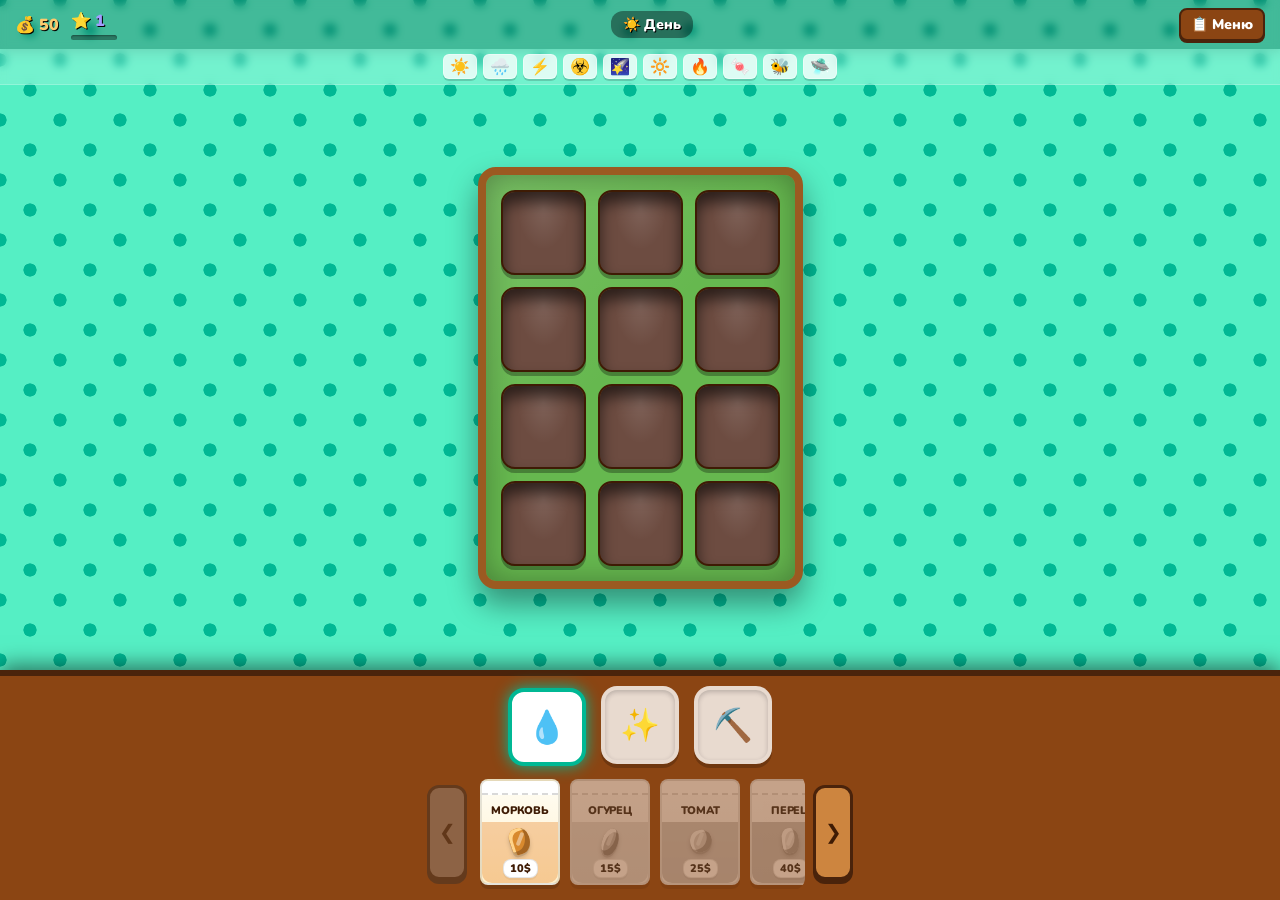
<file: Моя игра ферма v002.html>
﻿<!DOCTYPE html>
<html lang="ru">
<head>
    <meta charset="UTF-8">
    <meta name="viewport" content="width=device-width, initial-scale=1.0, maximum-scale=1.0, user-scalable=no">
    <title>Grow a Farm: Mobile Edition v002</title>
    <style>
@import url('https://fonts.googleapis.com/css2?family=Nunito:wght@400;700;900&display=swap');

        :root {
            --primary: #0984e3; --success: #00b894; --warning: #fdcb6e; --danger: #ff7675;
            --soil: #6d4c41; --soil-wet: #3e2723; --soil-dead: #4b4b4b;
            --wood-dark: #4a230b; --wood-base: #8b4513; --wood-light: #cd853f;
            --text-dark: #3e1b04; --text-light: #ffeaa7;
        }

        body {
            margin: 0; padding: 0; font-family: 'Nunito', sans-serif;
            background-color: #55efc4;
            background-image: radial-gradient(#00b894 15%, transparent 16%), radial-gradient(#00b894 15%, transparent 16%);
            background-size: 60px 60px; background-position: 0 0, 30px 30px;
            display: flex; flex-direction: column;
            height: 100vh; height: 100dvh; user-select: none; overflow: hidden;
            color: var(--text-dark); transition: background-color 1s ease, background-image 1s ease;
            position: relative;
            touch-action: manipulation;
        }

        /* --- ФОНЫ ИВЕНТОВ --- */
        body.event-rain { background-color: #74b9ff; background-image: radial-gradient(#0984e3 15%, transparent 16%), radial-gradient(#0984e3 15%, transparent 16%); }
        body.event-storm { background-color: #2d3436; background-image: radial-gradient(#1e272e 15%, transparent 16%), radial-gradient(#1e272e 15%, transparent 16%); animation: bgFlash 5s infinite; }
        body.event-toxic { background-color: #badc58; background-image: radial-gradient(#6ab04c 15%, transparent 16%), radial-gradient(#6ab04c 15%, transparent 16%); }
        
        body.event-starfall { 
            background-color: #0c1445; 
            background-image: 
                radial-gradient(1px 1px at 20px 30px, #fff, rgba(0,0,0,0)),
                radial-gradient(1px 1px at 40px 70px, #fff, rgba(0,0,0,0)),
                radial-gradient(2px 2px at 50px 160px, #fff, rgba(0,0,0,0)),
                radial-gradient(2px 2px at 90px 40px, #fff, rgba(0,0,0,0));
            background-size: 150px 150px;
        }
        
        body.event-holy { background-color: #f1f2f6; background-image: radial-gradient(#dfe4ea 15%, transparent 16%), radial-gradient(#dfe4ea 15%, transparent 16%); }
        body.event-hell { background-color: #2c0000; background-image: radial-gradient(#4a0000 15%, transparent 16%), radial-gradient(#4a0000 15%, transparent 16%); }
        
        /* Пряничный домик */
        body.event-candy { 
            background-color: #ff9ff3; 
            background-image: 
                repeating-linear-gradient(45deg, rgba(255,255,255,0.4) 0, rgba(255,255,255,0.4) 20px, transparent 20px, transparent 40px),
                radial-gradient(circle at 50% 50%, transparent 10%, #fca2e1 15%, transparent 20%);
            background-size: 60px 60px; 
        }
        
        body.event-bee { background-color: #f6e58d; background-image: url('data:image/svg+xml;utf8,<svg xmlns="http://www.w3.org/2000/svg" width="30" height="30"><path d="M15 0 L30 8.6 L30 25.8 L15 34.4 L0 25.8 L0 8.6 Z" stroke="%23f9ca24" fill="none"/></svg>'); background-size: 30px 34px;}

        @keyframes bgFlash { 0%, 95%, 100% { background-color: #2d3436; } 96% { background-color: #dfe6e9; } 98% { background-color: #2d3436; } }

        /* Глобальные оверлеи ивентов */
        .weather-overlay { position: absolute; top:0; left:0; width:100%; height:100%; pointer-events: none; z-index: 50; display: none; background-repeat: repeat; animation: envScroll 10s linear infinite;}
        @keyframes envScroll { 0% { background-position: 0 0; } 100% { background-position: 200px 200px; } }
        
        body.event-rain .weather-overlay, body.event-storm .weather-overlay { display: block; background-image: url('data:image/svg+xml;utf8,<svg xmlns="http://www.w3.org/2000/svg" width="15" height="40"><line x1="7" y1="0" x2="0" y2="40" stroke="%2374b9ff" stroke-width="2" opacity="0.6" stroke-linecap="round"/></svg>'); animation: rainDrop 0.4s linear infinite;}
        body.event-storm .weather-overlay { filter: brightness(0.5); }
        @keyframes rainDrop { 0% { background-position: 0 0; } 100% { background-position: -30px 150px; } }

        .holy-bg-rays { position: absolute; top:0; left:0; width:100%; height:100%; background: repeating-conic-gradient(from 0deg, rgba(255,255,255,0.2) 0deg 15deg, transparent 15deg 30deg); display:none; animation: spinRays 20s linear infinite; pointer-events: none; z-index: 1;}
        body.event-holy .holy-bg-rays { display:block; }
        @keyframes spinRays { from { transform: rotate(0deg); } to { transform: rotate(360deg); } }

        .hell-bg-fire { position: absolute; bottom: 0; left: 0; width: 100%; height: 40%; background: linear-gradient(to top, #e84118, transparent); opacity: 0.6; animation: flicker 0.5s infinite alternate; pointer-events: none; z-index: 1; display:none; }
        body.event-hell .hell-bg-fire { display:block; }
        @keyframes flicker { 0% { opacity: 0.4; height: 35%; } 100% { opacity: 0.7; height: 45%; } }
        
        .bg-emitters { position: absolute; top:0; left:0; width:100%; height:100%; pointer-events: none; z-index: 1;}
        
        /* --- UI ПАНЕЛИ --- */
        .top-bar { display: flex; justify-content: space-between; align-items: center; background: rgba(0, 0, 0, 0.22); padding: max(8px, env(safe-area-inset-top)) 15px 8px; color: #fff; font-weight: 900; z-index: 100; box-shadow: 0 2px 10px rgba(0,0,0,0.2); flex-shrink: 0; backdrop-filter: blur(4px); }
        .stat-group { display: flex; gap: 12px; align-items: center; min-width: 110px; }
        .stat { display: flex; align-items: center; gap: 4px; font-size: 16px; text-shadow: 1px 1px 0 #000; }
        .stat-coins { color: var(--warning); }
        .stat-level { color: #a29bfe; }
        .level-stat { display: flex; flex-direction: column; gap: 3px; align-items: flex-start; }
        .xp-mini-bar { width: 46px; height: 5px; border-radius: 999px; overflow: hidden; background: rgba(0,0,0,0.35); box-shadow: inset 0 1px 2px rgba(0,0,0,0.35); }
        .xp-mini-bar div { width: 0%; height: 100%; background: linear-gradient(90deg, #a29bfe, #fdcb6e); transition: width 0.25s ease; }
        .btn-icon { background: var(--wood-base); border: 2px solid var(--wood-dark); border-radius: 8px; padding: 5px 10px; cursor: pointer; display: flex; align-items: center; justify-content: center; gap: 4px; color: #fff; font-family: inherit; font-weight: 900; font-size: 14px; box-shadow: 0 2px 0 var(--wood-dark); touch-action: manipulation; }
        .btn-icon:active { transform: translateY(2px); box-shadow: none; }
        .menu-badge { display:none; width:8px; height:8px; background:#ff4757; border-radius:50%; margin-left:2px; box-shadow: 0 0 8px #ff4757; }
        .state-indicator { background: rgba(0,0,0,0.4); padding: 4px 12px; border-radius: 12px; font-size: 14px; text-shadow: 1px 1px 0 #000; transition: 0.3s;}

        .admin-panel { display: flex; justify-content: center; gap: 6px; background: rgba(0,0,0,0.3); padding: 5px; flex-shrink: 0; z-index: 100; flex-wrap: wrap; }
        .admin-panel button { background: transparent; border: 1px solid rgba(255,255,255,0.4); border-radius: 6px; cursor: pointer; font-size: 16px; padding: 2px 6px; transition: 0.1s; }
        .admin-panel button:active { background: rgba(255,255,255,0.3); transform: scale(0.9); }

        /* --- ОГОРОД И ИГРОВАЯ ЗОНА --- */
        .game-area { flex-grow: 1; position: relative; display: flex; justify-content: center; align-items: center; overflow: hidden; padding: 10px; z-index: 10;}
        .view-content { display: none; width: 100%; height: 100%; flex-direction: column; align-items: center; justify-content: center; animation: fadeIn 0.3s; }
        .view-content.active { display: flex; }
        @keyframes fadeIn { from { opacity: 0; transform: scale(0.95); } to { opacity: 1; transform: scale(1); } }

        .garden {
            --tile-size: clamp(68px, 22vw, 85px);
            display: grid; grid-template-columns: repeat(3, var(--tile-size)); grid-template-rows: repeat(4, var(--tile-size));
            gap: clamp(8px, 3vw, 12px); padding: clamp(10px, 3vw, 15px); border-radius: 20px; background-color: #6ab04c; border: 8px solid #8b4513;
            box-shadow: inset 0 0 30px rgba(0,0,0,0.3), 0 15px 30px rgba(0,0,0,0.4); transition: all 0.5s ease; position: relative; z-index: 5;
        }

        .tile {
            background-color: var(--soil); border-radius: 12px; position: relative; cursor: pointer; display: flex; justify-content: center; align-items: center;
            box-shadow: inset 0 10px 15px rgba(0,0,0,0.6), 0 4px 0px rgba(0,0,0,0.3); border: 2px solid #3e1b04;
            touch-action: manipulation;
        }
        .tile:active { transform: translateY(2px); box-shadow: inset 0 5px 10px rgba(0,0,0,0.7), 0 2px 0px rgba(0,0,0,0.3); }
        .tile.wet { background-color: var(--soil-wet); }
        
        .tile-progress { position: absolute; bottom: -8px; left: 10%; width: 80%; height: 6px; background: rgba(0,0,0,0.5); border-radius: 4px; overflow: hidden; display: none; border: 1px solid rgba(255,255,255,0.2); pointer-events: none; z-index: 10; }
        .tile.occupied .tile-progress { display: block; }
        .progress-fill { height: 100%; background: linear-gradient(90deg, #00b894, #55efc4); width: 0%; transition: width 0.2s; }
        .tile.ready .progress-fill { background: #f1c40f; box-shadow: 0 0 10px #f1c40f; }

        /* Конфетный контейнер для мутации (дождь за растением) */
        .candy-rain-container { position:absolute; width:100%; height:100%; overflow:hidden; top:0; left:0; pointer-events:none; border-radius:12px; display:none; z-index:4;}
        .tile.mut-candy .candy-rain-container { display:block; }
        .candy-rain-container::before, .candy-rain-container::after { content:'🍬'; position:absolute; font-size:12px; animation: tileCandyFall 1.5s infinite linear; }
        .candy-rain-container::before { left: 15%; top: -30%; }
        .candy-rain-container::after { content:'🍪'; right: 15%; top: -30%; animation-delay: 0.7s; animation-duration: 2s;}
        @keyframes tileCandyFall { 0% { transform: translateY(-10px) rotate(0deg); opacity:1;} 100% { transform: translateY(100px) rotate(360deg); opacity:0;} }

        /* Токсичное облако */
        .toxic-cloud { position: absolute; width: 160%; height: 160%; background: radial-gradient(rgba(46, 204, 113, 0.5), transparent 60%); animation: floatFog 2.5s infinite ease-in-out alternate; z-index: 20; display: none; border-radius: 50%; left: -30%; top: -30%; filter: blur(4px); pointer-events: none;}
        body.event-toxic .toxic-cloud { display: block; }
        @keyframes floatFog { 0% { transform: translate(0, 0) scale(1) rotate(0deg); opacity: 0.4; } 100% { transform: translate(15px, -15px) scale(1.1) rotate(15deg); opacity: 0.9; } }

        /* Пчела-гость */
        .tile-bee { position: absolute; font-size: 30px; z-index: 45; top: 10px; right: -40px; pointer-events: none; display:none; filter: drop-shadow(0 2px 5px rgba(0,0,0,0.3));}
        .tile.bee-arrived .tile-bee { display: block; animation: beeSit 2.5s forwards; }
        @keyframes beeSit { 
            0% { right: -40px; top: 10px; transform: scale(0.5) rotate(-30deg); } 
            20% { right: 10px; top: 15px; transform: scale(1.1) rotate(0deg); } 
            30%, 80% { right: 10px; top: 15px; transform: scale(1) rotate(0deg); } 
            100% { right: 100px; top: -50px; transform: scale(0.8) rotate(30deg); opacity: 0;}
        }

        /* --- ЭФФЕКТЫ УДАРОВ (ХИТЫ) --- */
        .tile::after { position: absolute; pointer-events: none; z-index: 40; font-family: 'serif'; text-shadow: 0 0 10px #fff;}
        
        @keyframes strikeAnim { 0% { background: white; } 50% { background: transparent; } 100% { background: white; } }
        .tile.strike { animation: strikeAnim 0.3s; }
        .tile.strike::after { content: '⚡'; font-size: 40px; top: -15px; }

        @keyframes fallAnim { 0% { transform: translateY(-50px) scale(0.5); opacity: 0; } 50% { opacity: 1; } 100% { transform: translateY(10px) scale(1.5); opacity: 0; } }
        .tile.star-hit::after { content: '⭐'; font-size: 30px; animation: fallAnim 1s forwards; }
        .tile.candy-hit::after { content: '🍬'; font-size: 30px; animation: fallAnim 1s forwards; }

        @keyframes toxicMutate { 0% { filter: hue-rotate(90deg) brightness(2); } 100% { filter: none; } }
        .tile.toxic-hit { animation: toxicMutate 1s; }

        /* Золотой луч святого удара */
        @keyframes holyStrikeBeam { 0% { height: 0; opacity: 0; top: 0; } 30%, 70% { height: 250px; opacity: 1; top: -150px; box-shadow: 0 0 30px #f1c40f;} 100% { height: 0; opacity: 0; top: 100px; } }
        .tile.holy-hit::after { content: ''; position: absolute; width: 40px; background: linear-gradient(to bottom, rgba(255,255,255,0.9), rgba(241,196,15,0.8) 80%, transparent); border-radius: 20px; animation: holyStrikeBeam 1.2s ease-in-out forwards; z-index: 60; filter: blur(2px); }

        @keyframes hellStrike { 0% { filter: brightness(1); } 50% { filter: brightness(0.5) sepia(1) hue-rotate(-50deg) saturate(5); } 100% { filter: brightness(1); } }
        .tile.hell-hit { animation: hellStrike 1.5s; }
        .tile.hell-hit::after { content: '🔥'; font-size: 40px; bottom: 5px; animation: popUp 1s forwards; }

        /* --- РАСТЕНИЯ И РОСТКИ --- */
        .plant-wrapper { position: absolute; bottom: 20%; display: flex; justify-content: center; align-items: flex-end; width: 100%; height: 60px; pointer-events: none; z-index: 5; transform: scale(var(--plant-scale, 1)); transform-origin: bottom center; transition: transform 0.3s cubic-bezier(0.34, 1.56, 0.64, 1); }
        .model { position: relative; transform-origin: bottom center; opacity: 0; transform: scale(0); transition: 0.3s; }
        .model.visible { opacity: 1; transform: scale(1); animation: popUp 0.4s cubic-bezier(0.34, 1.56, 0.64, 1); }
        @keyframes popUp { 0% { transform: scale(0) translateY(10px); } 100% { transform: scale(1) translateY(0); } }
        @keyframes breathe { 0%, 100% { transform: scaleY(1) scaleX(1); } 50% { transform: scaleY(1.05) scaleX(0.95); } }
        .model.growing, .model.ready { animation: breathe 3s ease-in-out infinite; }

        .model-seed { width: 12px; height: 8px; background: #d35400; border-radius: 50%; box-shadow: inset -2px -2px 4px rgba(0,0,0,0.4); }
        
        .sprout-mushroom { width: 6px; height: 8px; background: #ecf0f1; border-radius: 4px; box-shadow: 10px 0 0 #ecf0f1, -10px 0 0 #ecf0f1; }
        .sprout-carrot { width: 3px; height: 16px; background: #2ecc71; box-shadow: -5px -6px 0 -1px #2ecc71, 5px -6px 0 -1px #2ecc71; }
        .sprout-cucumber { width: 4px; height: 12px; background: #27ae60; } .sprout-cucumber::before { content:''; position:absolute; top:-6px; left:-6px; width:8px; height:8px; background:#2ecc71; border-radius: 50%; box-shadow: 8px 0 0 #2ecc71; }
        .sprout-tomato { width: 4px; height: 14px; background: #27ae60; } .sprout-tomato::before { content:''; position:absolute; top:-4px; left:-5px; width:6px; height:6px; background:#2ecc71; border-radius: 50%; box-shadow: 8px 0 0 #2ecc71; }
        .sprout-pepper { width: 4px; height: 12px; background: #27ae60; } .sprout-pepper::before { content:''; position:absolute; top:-8px; left:-4px; width:4px; height:10px; background:#2ecc71; border-radius: 50%; transform: rotate(-30deg); box-shadow: 8px 5px 0 #2ecc71; }
        .sprout-strawberry { width: 3px; height: 10px; background: #27ae60; } .sprout-strawberry::before { content:''; position:absolute; top:-5px; left:-5px; width:5px; height:5px; background:#2ecc71; border-radius: 50%; box-shadow: 5px -3px 0 #2ecc71, 8px 0 0 #2ecc71; }
        .sprout-eggplant { width: 4px; height: 14px; background: #8e44ad; } .sprout-eggplant::before { content:''; position:absolute; top:-6px; left:-6px; width:8px; height:8px; background:#9b59b6; border-radius: 50%; box-shadow: 8px 0 0 #9b59b6; }
        .sprout-pumpkin { width: 5px; height: 12px; background: #27ae60; } .sprout-pumpkin::before { content:''; position:absolute; top:-8px; left:-10px; width:10px; height:8px; background:#2ecc71; border-radius: 50%; box-shadow: 14px 0 0 #2ecc71; }
        .sprout-corn { width: 6px; height: 18px; background: #f1c40f; clip-path: polygon(50% 0, 100% 100%, 0 100%); }
        .sprout-watermelon { width: 5px; height: 12px; background: #27ae60; } .sprout-watermelon::before { content:''; position:absolute; top:-8px; left:-8px; width:10px; height:10px; background:#2ecc71; border-radius: 30%; box-shadow: 10px 0 0 #2ecc71; }
        .sprout-melon { width: 5px; height: 12px; background: #27ae60; } .sprout-melon::before { content:''; position:absolute; top:-6px; left:-8px; width:8px; height:8px; background:#2ecc71; border-radius: 40%; box-shadow: 12px 0 0 #2ecc71; }
        .sprout-pineapple { width: 8px; height: 12px; background: #27ae60; clip-path: polygon(50% 0%, 0% 100%, 100% 100%); }
        .sprout-pomegranate { width: 4px; height: 14px; background: #c0392b; } .sprout-pomegranate::before { content:''; position:absolute; top:-4px; left:-5px; width:6px; height:6px; background:#e74c3c; border-radius: 50%; box-shadow: 8px 0 0 #e74c3c; }
        .sprout-dragonfruit { width: 4px; height: 12px; background: #e84393; } .sprout-dragonfruit::before { content:''; position:absolute; top:-6px; left:-4px; width:6px; height:10px; background:#55efc4; clip-path: polygon(50% 0, 100% 100%, 0 100%); }
        .sprout-starfruit { width: 4px; height: 12px; background: #f1c40f; } .sprout-starfruit::before { content:''; position:absolute; top:-6px; left:-6px; width:8px; height:8px; background:#f39c12; border-radius: 20%; box-shadow: 8px 0 0 #f39c12; }
        .sprout-fig { width: 3px; height: 12px; background: #6c5ce7; } .sprout-fig::before { content:''; position:absolute; top:-5px; left:-5px; width:6px; height:6px; background:#a29bfe; border-radius: 50%; box-shadow: 7px 0 0 #a29bfe; }

        /* Модели */
        .model-carrot { width: 18px; height: 40px; background: linear-gradient(135deg, #e67e22, #d35400); border-radius: 50% 50% 50% 50% / 20% 20% 80% 80%; box-shadow: inset -4px -4px 6px rgba(0,0,0,0.2); }
        .model-carrot::before { content:''; position:absolute; top:-10px; left:2px; width:14px; height:14px; border-top: 5px solid #2ecc71; border-left: 5px solid #27ae60; border-radius: 50%; transform: rotate(45deg); }
        .model-cucumber { width: 16px; height: 42px; background: #27ae60; border-radius: 10px; box-shadow: inset -3px -3px 6px rgba(0,0,0,0.3); background-image: radial-gradient(#2ecc71 25%, transparent 30%); background-size: 6px 6px; transform: rotate(-8deg); }
        .model-cucumber::before { content:''; position:absolute; top:-4px; left:5px; width:4px; height:6px; background:#8b4513; border-radius:2px;}
        .model-tomato { width: 35px; height: 35px; background: radial-gradient(circle at 30% 30%, #ff7675, #d63031); border-radius: 50%; box-shadow: inset -5px -5px 10px rgba(0,0,0,0.3); }
        .model-tomato::before { content:''; position:absolute; top:-6px; left:10px; width:16px; height:16px; background:#27ae60; clip-path: polygon(50% 0%, 100% 50%, 50% 100%, 0% 50%); }
        .model-pepper { width: 30px; height: 34px; background: #e84118; border-radius: 10px 10px 15px 15px; box-shadow: inset -4px -4px 8px rgba(0,0,0,0.3); }
        .model-pepper::before { content:''; position:absolute; top:-8px; left:13px; width:4px; height:12px; background:#27ae60; border-radius:2px; }
        .model-pepper::after { content:''; position:absolute; top:0; left:11px; width:8px; height:100%; border-left: 2px solid rgba(0,0,0,0.15); border-right: 2px solid rgba(0,0,0,0.15); }
        .model-strawberry { width: 30px; height: 35px; background: #e84118; border-radius: 50% 50% 50% 50% / 40% 40% 60% 60%; box-shadow: inset -5px -5px 10px rgba(0,0,0,0.3); background-image: radial-gradient(#fbc531 15%, transparent 20%); background-size: 8px 8px; background-position: 0 0, 4px 4px; }
        .model-strawberry::before { content:''; position:absolute; top:-6px; left:5px; width:20px; height:12px; background:#4cd137; clip-path: polygon(50% 0%, 0% 100%, 100% 100%); transform: rotate(180deg); }
        .model-eggplant { width: 24px; height: 42px; background: #8e44ad; border-radius: 50% 50% 45% 45% / 30% 30% 70% 70%; box-shadow: inset -4px -4px 8px rgba(0,0,0,0.4); transform: rotate(10deg); }
        .model-eggplant::before { content:''; position:absolute; top:-4px; left:4px; width:16px; height:12px; background: #27ae60; border-radius: 4px 4px 50% 50%; }
        .model-pumpkin { width: 45px; height: 35px; background: #e67e22; border-radius: 40% 40% 50% 50%; box-shadow: inset -5px -5px 10px rgba(0,0,0,0.3); background-image: radial-gradient(ellipse at center, transparent 40%, rgba(0,0,0,0.15) 41%); background-size: 15px 100%; }
        .model-pumpkin::before { content:''; position:absolute; top:-10px; left:19px; width:6px; height:14px; background:#8b4513; border-radius:3px; transform: rotate(10deg); }
        .model-corn { width: 18px; height: 45px; background: #f1c40f; border-radius: 8px; box-shadow: inset -3px -3px 6px rgba(0,0,0,0.2); background-image: radial-gradient(#e67e22 20%, transparent 20%); background-size: 6px 6px; }
        .model-corn::before { content:''; position:absolute; bottom:0; left:-6px; width:12px; height:38px; background:#2ecc71; border-radius:0 100% 0 100%; transform: rotate(-15deg); }
        .model-corn::after { content:''; position:absolute; bottom:0; right:-6px; width:12px; height:38px; background:#27ae60; border-radius:100% 0 100% 0; transform: rotate(15deg); }
        .model-mushroom { width: 14px; height: 18px; background: #ecf0f1; border-radius: 4px; box-shadow: inset -3px -3px 5px rgba(0,0,0,0.2); }
        .model-mushroom::before { content:''; position:absolute; top:-14px; left:-10px; width:34px; height:18px; background: #e74c3c; border-radius: 17px 17px 4px 4px; box-shadow: inset -4px -4px 6px rgba(0,0,0,0.3); background-image: radial-gradient(#fff 15%, transparent 20%); background-size: 10px 10px; background-position: 0 0, 5px 5px; }
        .model-watermelon { width: 45px; height: 40px; background: repeating-linear-gradient(90deg, #2ed573, #2ed573 8px, #27ae60 8px, #27ae60 16px); border-radius: 45%; box-shadow: inset -5px -5px 10px rgba(0,0,0,0.3);}
        .model-watermelon::before { content:''; position:absolute; top:-8px; left:20px; width:12px; height:12px; border: 3px solid #8b4513; border-left:none; border-bottom:none; border-radius: 0 8px 0 0; }
        .model-melon { width: 42px; height: 42px; background: #f6e58d; border-radius: 50%; box-shadow: inset -5px -5px 10px rgba(0,0,0,0.2); background-image: repeating-linear-gradient(45deg, transparent, transparent 5px, rgba(230,126,34,0.3) 5px, rgba(230,126,34,0.3) 6px), repeating-linear-gradient(-45deg, transparent, transparent 5px, rgba(230,126,34,0.3) 5px, rgba(230,126,34,0.3) 6px); }
        .model-melon::before { content:''; position:absolute; top:-8px; left:19px; width:4px; height:10px; background:#8b4513; border-radius:2px; transform:rotate(15deg);}
        .model-pineapple { width: 28px; height: 36px; background: #f39c12; border-radius: 40%; box-shadow: inset -4px -4px 8px rgba(0,0,0,0.3); background-image: repeating-linear-gradient(45deg, transparent, transparent 5px, rgba(211, 84, 0, 0.4) 5px, rgba(211, 84, 0, 0.4) 7px), repeating-linear-gradient(-45deg, transparent, transparent 5px, rgba(211, 84, 0, 0.4) 5px, rgba(211, 84, 0, 0.4) 7px); }
        .model-pineapple::before { content:''; position:absolute; top:-18px; left:1px; width:26px; height:22px; background: #27ae60; clip-path: polygon(50% 0%, 65% 40%, 100% 20%, 80% 60%, 100% 100%, 50% 80%, 0% 100%, 20% 60%, 0% 20%, 35% 40%); }
        .model-pomegranate { width: 34px; height: 34px; background: radial-gradient(circle at 30% 30%, #e74c3c, #c0392b); border-radius: 50%; box-shadow: inset -5px -5px 10px rgba(0,0,0,0.4); }
        .model-pomegranate::before { content:''; position:absolute; top:-6px; left:12px; width:10px; height:8px; background:#c0392b; clip-path: polygon(0 0, 30% 100%, 70% 100%, 100% 0, 50% 50%); }
        .model-dragonfruit { width: 30px; height: 38px; background: radial-gradient(circle at 30% 30%, #ff7675, #e84393); border-radius: 50% 50% 40% 40%; box-shadow: inset -4px -4px 8px rgba(0,0,0,0.3); }
        .model-dragonfruit::before { content:''; position:absolute; top:5px; left:2px; width:8px; height:8px; background:#55efc4; border-radius: 0 100% 0 100%; transform: rotate(45deg); box-shadow: 15px 5px 0 #55efc4, 8px 15px 0 #00b894; }
        .model-starfruit { width: 26px; height: 40px; background: #f1c40f; border-radius: 12px 12px 20px 20px; box-shadow: inset -4px -4px 8px rgba(0,0,0,0.2); border-left: 3px solid #e67e22; border-right: 3px solid #e67e22; }
        .model-starfruit::before { content:''; position:absolute; top:0; left:11px; width:4px; height:100%; background: #e67e22; opacity: 0.5; }
        .model-fig { width: 30px; height: 34px; background: radial-gradient(circle at 30% 40%, #a29bfe, #6c5ce7); border-radius: 50% 50% 40% 40% / 70% 70% 30% 30%; box-shadow: inset -4px -4px 8px rgba(0,0,0,0.4); }
        .model-fig::before { content:''; position:absolute; top:-6px; left:13px; width:4px; height:8px; background:#8b4513; border-radius: 2px; }

        .weed-model { position: absolute; bottom: 10px; left: 35%; font-size: 20px; z-index: 6; animation: wormWiggle 0.5s infinite alternate; pointer-events: none; display: none; text-shadow: 2px 2px 0 rgba(0,0,0,0.5);}
        .tile.has-weed .weed-model { display: block; }
        .tile.has-weed .model { filter: grayscale(50%) opacity(0.7) !important; animation: none; }
        @keyframes wormWiggle { from { transform: rotate(10deg); } to { transform: rotate(-10deg); } }

        /* --- СТАКАЮЩИЕСЯ МУТАЦИИ И ИХ ЭФФЕКТЫ --- */
        .mutations-container { position: absolute; top: -12px; right: -12px; display: flex; flex-direction: column-reverse; gap: 3px; z-index: 25; pointer-events: none; align-items: center; }
        .mut-badge { width: 22px; height: 22px; background: rgba(0,0,0,0.8); border: 2px solid #fff; border-radius: 50%; display: flex; justify-content: center; align-items: center; font-size: 12px; box-shadow: 0 2px 5px rgba(0,0,0,0.5); animation: popUp 0.3s cubic-bezier(0.34, 1.56, 0.64, 1); }
        
        /* Глубокие перекрашивающие фильтры (основной цвет) */
        .tile.mut-gold .model { filter: grayscale(1) sepia(1) hue-rotate(30deg) saturate(8) brightness(1.3) drop-shadow(0 0 15px #f1c40f); }
        .tile.mut-toxic .model { filter: grayscale(1) sepia(1) hue-rotate(70deg) saturate(6) brightness(0.9) drop-shadow(0 0 10px #2ecc71); }
        .tile.mut-rainbow .model { animation: mutRainbow 3s infinite linear; }
        @keyframes mutRainbow { 0% { filter: grayscale(1) sepia(1) saturate(10) brightness(1.2) hue-rotate(0deg) drop-shadow(0 0 10px #a29bfe); } 100% { filter: grayscale(1) sepia(1) saturate(10) brightness(1.2) hue-rotate(360deg) drop-shadow(0 0 10px #a29bfe); } }

        /* Эффекты с псевдоэлементами (стакаются вместе) */
        /* Солнечный нимб */
        .tile.mut-holy .plant-wrapper::before {
            content: ''; position: absolute; top: -15px; left: 50%; transform: translateX(-50%) rotateX(60deg);
            width: 30px; height: 30px; border: 3px solid #f1c40f; border-radius: 50%;
            box-shadow: 0 0 10px #f1c40f, inset 0 0 10px #f1c40f; animation: floatHalo 2s infinite ease-in-out; z-index: 10;
        }
        @keyframes floatHalo { 0%, 100% { transform: translateX(-50%) rotateX(60deg) translateY(0); } 50% { transform: translateX(-50%) rotateX(60deg) translateY(-8px); } }
        
        /* Огненный след */
        .tile.mut-hell .plant-wrapper::after {
            content: '🔥'; position: absolute; bottom: -5px; left: 50%; transform: translateX(-50%);
            font-size: 30px; animation: hellFire 0.5s infinite alternate; filter: drop-shadow(0 -5px 10px #e84118); z-index: 10; pointer-events: none;
        }
        @keyframes hellFire { 0% { transform: translateX(-50%) scale(1) rotate(-5deg); opacity:0.8;} 100% { transform: translateX(-50%) scale(1.2) rotate(5deg); opacity: 1;} }

        /* Электрические искры */
        .tile.mut-electric .plant-wrapper::after, .tile.mut-electric .plant-wrapper::before {
            content: '⚡'; position: absolute; font-size: 14px; opacity: 0; animation: sparkFly 1s infinite; z-index:15;
        }
        .tile.mut-electric .plant-wrapper::before { animation-delay: 0.5s; left: 10%; bottom: 20%;}
        .tile.mut-electric .plant-wrapper::after { right: 10%; bottom: 10%; animation-duration: 0.8s; }
        @keyframes sparkFly { 0% { transform: translateY(10px) scale(0.5); opacity: 1; } 100% { transform: translateY(-40px) scale(1.5); opacity: 0; } }

        /* Звездная мутация */
        .tile.mut-stellar .model { filter: hue-rotate(270deg) saturate(1.5) brightness(1.2) drop-shadow(0 0 10px #feca57); }
        
        /* Медовые капли */
        .tile.mut-honey .model { filter: sepia(0.5) hue-rotate(-10deg) saturate(1.2); }
        .tile.mut-honey .model::after { content: ''; position: absolute; top:0; left:0; width:100%; height:100%; background: linear-gradient(to bottom, rgba(249, 202, 36, 0.8), rgba(249, 202, 36, 0.2) 60%, transparent); border-radius: inherit; z-index: 10; }
        .honey-drop { position: absolute; width: 6px; height: 6px; background: #f9ca24; border-radius: 50%; opacity: 0.8; z-index: 11; animation: honeyDrip 2s infinite; pointer-events: none;}
        @keyframes honeyDrip { 0% { top: 20%; opacity: 0; } 20% { opacity: 0.8; } 80% { top: 80%; opacity: 0.8; } 100% { top: 90%; opacity: 0; } }
        
        @keyframes jitter { 0% { transform: translateX(-1px); } 100% { transform: translateX(1px); } }

        /* --- НИЖНЯЯ ПАНЕЛЬ --- */
        .bottom-ui { background: var(--wood-base); border-top: 6px solid var(--wood-dark); padding: 10px 10px max(10px, env(safe-area-inset-bottom)); display: flex; flex-direction: column; gap: 10px; box-shadow: 0 -5px 20px rgba(0,0,0,0.5); flex-shrink: 0; z-index: 100; position: relative; }
        .actions-row { display: flex; justify-content: center; gap: 15px; }
        .action-btn { width: 70px; height: 70px; border-radius: 16px; background: rgba(255,255,255,0.8); display: flex; justify-content: center; align-items: center; font-size: 32px; border: 4px solid transparent; box-shadow: inset 0 2px 5px rgba(0,0,0,0.2), 0 4px 0 rgba(0,0,0,0.2); transition: 0.1s; cursor: pointer; position: relative; }
        .action-btn:active { transform: translateY(4px); box-shadow: none; }
        .action-btn.active { background: #fff; border-color: var(--success); transform: translateY(2px); box-shadow: 0 0 15px var(--success); }
        
        .seeds-carousel { display: flex; align-items: center; justify-content: center; gap: 8px; width: 100%; position: relative; }
        .seeds-window { flex-grow: 1; max-width: 330px; overflow-x: auto; scroll-behavior: smooth; border-radius: 12px; padding: 5px 0; -ms-overflow-style: none; scrollbar-width: none; }
        .seeds-window::-webkit-scrollbar { display: none; }
        .seeds-track { display: flex; gap: 10px; width: max-content; padding: 0 5px; }
        
        .nav-arrow { width: 40px; height: 95px; background: var(--wood-light); border: 3px solid var(--wood-dark); border-radius: 12px; display: flex; justify-content: center; align-items: center; font-size: 20px; color: var(--text-dark); cursor: pointer; box-shadow: 0 4px 0 var(--wood-dark); user-select: none; transition: 0.2s; flex-shrink: 0; }
        .nav-arrow:active:not(.disabled) { transform: translateY(4px); box-shadow: none; }
        .nav-arrow.disabled { filter: grayscale(1) opacity(0.4); pointer-events: none; }
        
        /* ПАКЕТИКИ СЕМЯН */
        .seed-packet { min-width: 70px; height: 95px; background: #fdfbfb; border-radius: 6px 6px 12px 12px; display: flex; flex-direction: column; align-items: center; justify-content: space-between; padding: 0; border: 2px solid rgba(0,0,0,0.1); cursor: pointer; transition: 0.1s; box-shadow: 0 4px 0 rgba(0,0,0,0.15); position: relative; overflow: hidden; }
        .seed-packet.active { border-color: var(--primary); transform: translateY(2px); box-shadow: 0 2px 0 rgba(0,0,0,0.1); border-width: 3px; }
        .seed-packet.locked { filter: grayscale(1); opacity: 0.5; }
        .pkt-top { width: 100%; height: 12px; border-bottom: 2px dashed rgba(0,0,0,0.15); background: #fff; z-index: 2; position: relative; }
        .pkt-bg { position: absolute; bottom: 0; left: 0; width: 100%; height: 60%; background: var(--pkt-color); opacity: 0.35; z-index: 0; border-radius: 0 0 10px 10px; }
        .seed-name { font-size: 9px; font-weight: 900; z-index: 1; text-transform: uppercase; color: var(--text-dark); margin-top: 4px; padding: 0 2px; text-align: center; line-height: 1.1; letter-spacing: -0.2px; width: 100%; word-wrap: break-word;}
        .seed-icon { font-size: 26px; z-index: 1; margin-top: auto; filter: drop-shadow(0 2px 0px rgba(0,0,0,0.1)); }
        .seed-price { font-size: 11px; font-weight: 900; background: #fff; padding: 1px 6px; border-radius: 8px; z-index: 1; color: var(--text-dark); border: 1px solid rgba(0,0,0,0.1); margin-bottom: 5px; box-shadow: 0 2px 0 rgba(0,0,0,0.05); }

        /* ОВЕРЛЕИ */
        .big-mutation-overlay { position: fixed; top: 0; left: 0; width: 100%; height: 100%; background: rgba(0,0,0,0.8); z-index: 9000; display: none; flex-direction: column; justify-content: center; align-items: center; pointer-events: none; }
        .big-mutation-overlay.active { display: flex; animation: flashMut 0.5s; }
        .mut-title { font-size: 40px; font-weight: 900; color: #fff; text-shadow: 0 5px 15px rgba(0,0,0,0.8); text-transform: uppercase; letter-spacing: 2px; text-align: center; line-height: 1.1;}
        .mut-rays { position: absolute; width: 200vw; height: 200vw; background: repeating-conic-gradient(from 0deg, rgba(255,255,255,0.2) 0deg 15deg, transparent 15deg 30deg); animation: spinRays 10s linear infinite; z-index: -1; }

        .floating-text { position: absolute; font-weight: 900; font-size: 24px; pointer-events: none; z-index: 2000; animation: floatUp 1.2s forwards; text-shadow: 0 2px 5px rgba(0,0,0,0.8); text-align: center; line-height: 1.1;}
        @keyframes floatUp { 0% { transform: translateY(0) scale(0.5); opacity: 0; } 20% { transform: translateY(-10px) scale(1.2); opacity: 1; } 100% { transform: translateY(-50px) scale(1); opacity: 0; } }

        /* БОКОВОЕ МЕНЮ */
        .side-menu { position: fixed; top: 0; right: -100%; width: 85%; max-width: 350px; height: 100%; background: #e5d6c5; border-left: 6px solid var(--wood-base); z-index: 5000; transition: right 0.3s cubic-bezier(0.34, 1.56, 0.64, 1); display: flex; flex-direction: column; box-shadow: -10px 0 30px rgba(0,0,0,0.5); }
        .side-menu.open { right: 0; }
        .menu-header { background: var(--wood-base); color: #fff; padding: 15px; font-size: 20px; font-weight: 900; display: flex; justify-content: space-between; align-items: center; border-bottom: 4px solid var(--wood-dark); }
        .menu-close { background: transparent; border: none; color: #fff; font-size: 24px; font-weight: 900; cursor: pointer; }
        .menu-content { padding: 15px; overflow-y: auto; flex-grow: 1; display: flex; flex-direction: column; gap: 20px; }

        .quest-card { background: rgba(255,255,255,0.5); border: 2px dashed rgba(0,0,0,0.2); border-radius: 12px; padding: 12px; }
        .quest-title { font-weight: 900; color: var(--wood-dark); font-size: 15px; margin-bottom: 5px; }
        .quest-progress { width: 100%; height: 10px; background: rgba(0,0,0,0.1); border-radius: 5px; overflow: hidden; margin-bottom: 5px;}
        .quest-fill { height: 100%; background: var(--success); width: 0%; transition: 0.3s; }
        .quest-reward { font-size: 12px; font-weight: 900; color: var(--wood-dark); display: flex; justify-content: space-between; align-items: center;}
        .btn-claim { background: #f1c40f; border: 2px solid #e67e22; border-radius: 6px; padding: 4px 10px; color: #3e1b04; font-weight: 900; cursor: pointer; display: none;}
        .quest-card.done .btn-claim { display: block; }
        .quest-card.claimed { opacity: 0.5; filter: grayscale(1); }

        .magic-pot-area { background: rgba(0,0,0,0.05); border-radius: 15px; padding: 15px; text-align: center; border: 2px solid rgba(0,0,0,0.1); }
        .pot-img { font-size: 60px; margin: 10px 0; display: inline-block; filter: drop-shadow(0 5px 5px rgba(0,0,0,0.3)); transition: 0.3s; }
        .pot-btn { background: var(--success); color: white; border: none; padding: 10px 20px; border-radius: 8px; font-weight: 900; font-size: 16px; cursor: pointer; box-shadow: 0 4px 0 #27ae60; width: 100%; }
        .pot-btn:active { transform: translateY(4px); box-shadow: none; }
        .pot-btn:disabled { background: #95a5a6; box-shadow: 0 4px 0 #7f8c8d; cursor: not-allowed; }
        .pet-list { display: flex; flex-wrap: wrap; gap: 10px; margin-top: 10px; }
        .pet-badge { background: #fff; border: 2px solid var(--wood-base); border-radius: 12px; padding: 5px 10px; font-size: 14px; font-weight: bold; display: flex; align-items: center; gap: 5px; box-shadow: 0 2px 5px rgba(0,0,0,0.1); }
        .active-pets-area { position:absolute; top: 10px; right: 10px; display:flex; flex-direction:column; gap:5px; z-index: 20; }
        .active-pet { background:rgba(255,255,255,0.86); border-radius:50%; width:30px; height:30px; display:flex; justify-content:center; align-items:center; font-size:18px; box-shadow:0 2px 5px rgba(0,0,0,0.3); }
        .bank-area { text-align: center; padding: 15px; background: rgba(241, 196, 15, 0.2); border-radius: 12px; border: 2px solid #f1c40f; }

        .toast-container { position: fixed; top: 110px; left: 50%; transform: translateX(-50%); display: flex; flex-direction: column; gap: 8px; z-index: 9999; pointer-events: none; width: 90%; align-items: center;}
        .toast { background: rgba(0,0,0,0.8); color: #fff; padding: 10px 20px; border-radius: 20px; font-weight: 900; font-size: 14px; animation: slideDown 0.3s forwards; text-align: center; }
        @keyframes slideDown { from { transform: translateY(-20px); opacity: 0; } to { transform: translateY(0); opacity: 1; } }
        
        /* Глобальные партиклы */
        @keyframes bgFlyCandy { 0% { transform: translateY(-50px) rotate(0deg); } 100% { transform: translateY(110vh) rotate(360deg); } }
        @keyframes bgFlyStar { 0% { transform: translate(110vw, -50px) rotate(0deg); opacity: 1; } 100% { transform: translate(-50px, 110vh) rotate(-180deg); opacity: 0; } }
        @keyframes bgFlyBee { 0% { transform: translate(-50px, 50vh) rotate(15deg); } 25% { transform: translate(30vw, 30vh) rotate(-10deg); } 50% { transform: translate(60vw, 70vh) rotate(20deg); } 100% { transform: translate(110vw, 40vh) rotate(-15deg); } }
        @keyframes bgFlySun { 0% { transform: translateY(110vh) scale(0.8); opacity: 0; } 30% { opacity: 0.75; } 100% { transform: translateY(-80px) scale(1.15); opacity: 0; } }
        @keyframes bgFlyEmber { 0% { transform: translateY(110vh) rotate(0deg); opacity: 0; } 20% { opacity: 0.8; } 100% { transform: translateY(-80px) rotate(80deg); opacity: 0; } }

        /* --- Обновленный мягкий визуальный слой --- */
        body {
            background-color: #70dfb5;
            background-image:
                linear-gradient(135deg, rgba(255,255,255,0.18) 0 25%, transparent 25% 50%, rgba(255,255,255,0.12) 50% 75%, transparent 75%),
                radial-gradient(circle at 20% 20%, rgba(255,255,255,0.16) 0 1px, transparent 2px);
            background-size: 72px 72px, 34px 34px;
        }

        body.event-rain { background-color: #8fd3ff; background-image: linear-gradient(135deg, rgba(255,255,255,0.2) 0 25%, transparent 25% 50%, rgba(255,255,255,0.12) 50% 75%, transparent 75%); }
        body.event-storm { background-color: #42536a; background-image: linear-gradient(135deg, rgba(255,255,255,0.08) 0 25%, transparent 25% 50%, rgba(255,255,255,0.06) 50% 75%, transparent 75%); }
        body.event-toxic { background-color: #bde86b; background-image: repeating-linear-gradient(45deg, rgba(85, 160, 60, 0.16) 0 10px, transparent 10px 28px); }
        body.event-starfall { background-color: #171e59; background-image: radial-gradient(1px 1px at 20px 30px, #fff, transparent), radial-gradient(1px 1px at 70px 90px, #feca57, transparent), radial-gradient(2px 2px at 120px 50px, #fff, transparent); background-size: 160px 160px; }
        body.event-holy { background-color: #f6f4d8; background-image: repeating-linear-gradient(110deg, rgba(255,255,255,0.35) 0 16px, transparent 16px 42px); }
        body.event-hell { background-color: #5b1818; background-image: repeating-linear-gradient(135deg, rgba(232, 65, 24, 0.18) 0 14px, transparent 14px 32px); }
        body.event-candy { background-color: #ffb7df; background-image: repeating-linear-gradient(45deg, rgba(255,255,255,0.45) 0 18px, transparent 18px 36px); }

        .admin-panel {
            background: rgba(255,255,255,0.18);
            backdrop-filter: blur(4px);
            border-bottom: 1px solid rgba(255,255,255,0.22);
        }

        .admin-panel button {
            background: rgba(255,255,255,0.76);
            box-shadow: 0 2px 0 rgba(0,0,0,0.16);
        }

        .garden {
            background:
                linear-gradient(135deg, rgba(255,255,255,0.12), transparent 45%),
                #66b84f;
            border-color: #9b5a21;
            border-radius: 18px;
        }

        .tile {
            border-radius: 14px;
            background:
                radial-gradient(ellipse at 50% 20%, rgba(255,255,255,0.12), transparent 45%),
                var(--soil);
        }

        .tile.wet {
            background:
                radial-gradient(ellipse at 50% 20%, rgba(116,185,255,0.16), transparent 45%),
                var(--soil-wet);
        }

        .seed-packet {
            min-width: 76px;
            height: 102px;
            border-radius: 8px;
            background: linear-gradient(#fffdf4, #fff1ce);
        }

        .seed-name {
            font-size: 11px;
            line-height: 1;
            min-height: 22px;
            display: flex;
            align-items: center;
            justify-content: center;
            text-align: center;
            padding: 0 4px;
        }

        .seed-icon {
            height: 38px;
            display: flex;
            align-items: center;
            justify-content: center;
        }

        .produce-icon {
            --main: #e67e22;
            --shade: rgba(0,0,0,0.18);
            position: relative;
            display: inline-block;
            width: 34px;
            height: 34px;
            filter: drop-shadow(0 3px 2px rgba(0,0,0,0.18));
        }

        .produce-icon::before,
        .produce-icon::after {
            content: '';
            position: absolute;
            display: block;
        }

        .produce-carrot::before { width: 16px; height: 30px; left: 9px; top: 5px; background: linear-gradient(135deg, #ff9f43, #d35400); border-radius: 45% 45% 55% 55% / 20% 20% 80% 80%; transform: rotate(8deg); box-shadow: inset -4px -4px 0 var(--shade); }
        .produce-carrot::after { width: 22px; height: 14px; left: 6px; top: 0; background: #2ecc71; clip-path: polygon(50% 0, 62% 70%, 100% 30%, 70% 100%, 30% 100%, 0 30%, 38% 70%); }
        .produce-cucumber::before { width: 15px; height: 33px; left: 10px; top: 1px; background: #27ae60; border-radius: 12px; transform: rotate(-14deg); box-shadow: inset -4px -4px 0 var(--shade); }
        .produce-cucumber::after { width: 4px; height: 4px; left: 14px; top: 7px; background: #8ee68e; border-radius: 50%; box-shadow: 5px 8px 0 #8ee68e, -1px 17px 0 #8ee68e; transform: rotate(-14deg); }
        .produce-tomato::before { width: 31px; height: 29px; left: 2px; top: 5px; background: radial-gradient(circle at 30% 28%, #ff8a80, #d63031 70%); border-radius: 50%; box-shadow: inset -5px -5px 0 var(--shade); }
        .produce-tomato::after { width: 18px; height: 12px; left: 8px; top: 1px; background: #27ae60; clip-path: polygon(50% 0, 62% 45%, 100% 25%, 72% 70%, 88% 100%, 50% 78%, 12% 100%, 28% 70%, 0 25%, 38% 45%); }
        .produce-pepper::before { width: 24px; height: 31px; left: 5px; top: 4px; background: linear-gradient(135deg, #ff5f57, #c0392b); border-radius: 10px 10px 16px 16px; box-shadow: inset -5px -4px 0 var(--shade); }
        .produce-pepper::after { width: 5px; height: 10px; left: 15px; top: 0; background: #27ae60; border-radius: 3px; }
        .produce-strawberry::before { width: 28px; height: 31px; left: 3px; top: 4px; background: radial-gradient(circle at 35% 25%, #ff7675, #d63031 70%); border-radius: 55% 55% 48% 48% / 45% 45% 70% 70%; box-shadow: inset -5px -5px 0 var(--shade); }
        .produce-strawberry::after { width: 22px; height: 13px; left: 6px; top: 0; background: #2ecc71; clip-path: polygon(50% 0, 62% 60%, 100% 20%, 75% 100%, 50% 68%, 25% 100%, 0 20%, 38% 60%); }
        .produce-eggplant::before { width: 22px; height: 33px; left: 6px; top: 2px; background: radial-gradient(circle at 30% 25%, #a29bfe, #6c5ce7 74%); border-radius: 50% 50% 45% 45% / 28% 28% 74% 74%; transform: rotate(9deg); box-shadow: inset -5px -5px 0 rgba(0,0,0,0.22); }
        .produce-eggplant::after { width: 18px; height: 11px; left: 8px; top: 0; background: #27ae60; border-radius: 4px 4px 50% 50%; }
        .produce-pumpkin::before { width: 34px; height: 27px; left: 0; top: 7px; background: #e67e22; border-radius: 45%; box-shadow: inset -6px -5px 0 rgba(0,0,0,0.18); background-image: repeating-radial-gradient(ellipse at center, transparent 0 7px, rgba(0,0,0,0.13) 8px 9px); }
        .produce-pumpkin::after { width: 6px; height: 11px; left: 14px; top: 0; background: #7f4a19; border-radius: 4px; transform: rotate(10deg); }
        .produce-corn::before { width: 17px; height: 34px; left: 8px; top: 0; background: #f1c40f; border-radius: 9px; box-shadow: inset -4px -4px 0 rgba(0,0,0,0.14); background-image: radial-gradient(#f39c12 25%, transparent 27%); background-size: 6px 6px; }
        .produce-corn::after { width: 26px; height: 30px; left: 4px; top: 7px; background: linear-gradient(90deg, #2ecc71 0 38%, transparent 38% 62%, #27ae60 62%); clip-path: polygon(0 100%, 30% 0, 50% 100%, 70% 0, 100% 100%); }
        .produce-mushroom::before { width: 32px; height: 20px; left: 1px; top: 3px; background: #e74c3c; border-radius: 18px 18px 6px 6px; box-shadow: inset -5px -4px 0 var(--shade); background-image: radial-gradient(#fff 18%, transparent 20%); background-size: 11px 10px; }
        .produce-mushroom::after { width: 14px; height: 17px; left: 10px; top: 17px; background: #f4ede4; border-radius: 5px; box-shadow: inset -3px -3px 0 rgba(0,0,0,0.12); }
        .produce-watermelon::before { width: 34px; height: 29px; left: 0; top: 5px; background: repeating-linear-gradient(90deg, #2ed573 0 7px, #27ae60 7px 14px); border-radius: 48%; box-shadow: inset -6px -5px 0 var(--shade); }
        .produce-watermelon::after { width: 12px; height: 12px; left: 18px; top: 0; border: 3px solid #8b4513; border-left: 0; border-bottom: 0; border-radius: 0 10px 0 0; }
        .produce-melon::before { width: 32px; height: 32px; left: 1px; top: 2px; background: #f6e58d; border-radius: 50%; box-shadow: inset -5px -5px 0 rgba(0,0,0,0.14); background-image: repeating-linear-gradient(45deg, transparent 0 5px, rgba(211,84,0,0.24) 5px 6px), repeating-linear-gradient(-45deg, transparent 0 5px, rgba(211,84,0,0.24) 5px 6px); }
        .produce-melon::after { width: 5px; height: 9px; left: 15px; top: 0; background: #8b4513; border-radius: 4px; }
        .produce-pineapple::before { width: 24px; height: 30px; left: 5px; top: 7px; background: #f39c12; border-radius: 42%; box-shadow: inset -5px -4px 0 rgba(0,0,0,0.16); background-image: repeating-linear-gradient(45deg, transparent 0 6px, rgba(160,80,0,0.36) 6px 8px), repeating-linear-gradient(-45deg, transparent 0 6px, rgba(160,80,0,0.36) 6px 8px); }
        .produce-pineapple::after { width: 27px; height: 20px; left: 4px; top: 0; background: #27ae60; clip-path: polygon(50% 0, 62% 45%, 100% 18%, 78% 58%, 95% 100%, 50% 72%, 5% 100%, 22% 58%, 0 18%, 38% 45%); }
        .produce-pomegranate::before { width: 31px; height: 30px; left: 2px; top: 5px; background: radial-gradient(circle at 30% 25%, #ff6b6b, #c0392b 72%); border-radius: 50%; box-shadow: inset -5px -5px 0 rgba(0,0,0,0.2); }
        .produce-pomegranate::after { width: 13px; height: 9px; left: 11px; top: 1px; background: #9f2f24; clip-path: polygon(0 0, 30% 100%, 50% 45%, 70% 100%, 100% 0); }
        .produce-dragonfruit::before { width: 28px; height: 33px; left: 3px; top: 3px; background: radial-gradient(circle at 35% 25%, #ff8cc6, #e84393 72%); border-radius: 52% 52% 44% 44%; box-shadow: inset -5px -5px 0 rgba(0,0,0,0.18); }
        .produce-dragonfruit::after { width: 9px; height: 9px; left: 5px; top: 11px; background: #55efc4; border-radius: 0 100% 0 100%; transform: rotate(45deg); box-shadow: 15px 5px 0 #55efc4, 8px 15px 0 #00b894; }
        .produce-starfruit::before { width: 31px; height: 31px; left: 2px; top: 3px; background: #f1c40f; clip-path: polygon(50% 0, 62% 35%, 100% 35%, 69% 57%, 82% 100%, 50% 72%, 18% 100%, 31% 57%, 0 35%, 38% 35%); box-shadow: inset -4px -4px 0 rgba(0,0,0,0.14); }
        .produce-starfruit::after { width: 4px; height: 24px; left: 15px; top: 7px; background: rgba(230,126,34,0.38); border-radius: 4px; }
        .produce-fig::before { width: 29px; height: 32px; left: 3px; top: 4px; background: radial-gradient(circle at 35% 30%, #b6a6ff, #6c5ce7 72%); border-radius: 55% 55% 42% 42% / 70% 70% 35% 35%; box-shadow: inset -5px -5px 0 rgba(0,0,0,0.2); }
        .produce-fig::after { width: 5px; height: 9px; left: 15px; top: 0; background: #8b4513; border-radius: 4px; }

        .mutation-aura {
            position: absolute;
            inset: 5px;
            pointer-events: none;
            z-index: 4;
            border-radius: 12px;
            overflow: hidden;
        }

        .aura-chip {
            position: absolute;
            inset: calc(4px + var(--i) * 5px);
            border-radius: 14px;
            opacity: 0.9;
            mix-blend-mode: screen;
        }

        .aura-shine { border: 2px solid rgba(241,196,15,0.55); box-shadow: inset 0 0 14px rgba(241,196,15,0.26), 0 0 12px rgba(241,196,15,0.3); animation: auraPulse 1.6s ease-in-out infinite; }
        .aura-mist { background: radial-gradient(circle at 50% 70%, rgba(46,204,113,0.34), transparent 58%); animation: auraDrift 2.8s ease-in-out infinite alternate; }
        .aura-spark { background: repeating-linear-gradient(115deg, transparent 0 13px, rgba(116,185,255,0.5) 13px 15px, transparent 15px 25px); animation: auraSlide 0.9s linear infinite; }
        .aura-stars { background-image: radial-gradient(circle, rgba(254,202,87,0.95) 0 2px, transparent 3px); background-size: 17px 17px; animation: auraTwinkle 1.4s ease-in-out infinite alternate; }
        .aura-rainbow { border: 3px solid transparent; background: linear-gradient(90deg, #ff7675, #fdcb6e, #55efc4, #74b9ff, #a29bfe, #ff7675) border-box; mask: linear-gradient(#000 0 0) padding-box, linear-gradient(#000 0 0); mask-composite: exclude; animation: auraHue 2.8s linear infinite; }
        .aura-halo { border: 2px solid rgba(255,255,255,0.72); box-shadow: inset 0 0 18px rgba(255,255,255,0.26); animation: auraPulse 2s ease-in-out infinite; }
        .aura-ember { background: linear-gradient(to top, rgba(232,65,24,0.38), transparent 58%); animation: emberFlicker 0.7s ease-in-out infinite alternate; }
        .aura-candy { background-image: repeating-linear-gradient(45deg, rgba(255,159,243,0.35) 0 7px, transparent 7px 14px); animation: auraSlide 2.4s linear infinite; }
        .aura-honey { background: linear-gradient(to bottom, rgba(249,202,36,0.35), transparent 70%); animation: honeyGlow 1.8s ease-in-out infinite alternate; }

        @keyframes auraPulse { 0%, 100% { transform: scale(0.96); opacity: 0.55; } 50% { transform: scale(1.03); opacity: 1; } }
        @keyframes auraDrift { from { transform: translateX(-4px); } to { transform: translateX(5px); } }
        @keyframes auraSlide { from { background-position: 0 0; } to { background-position: 40px 40px; } }
        @keyframes auraTwinkle { from { opacity: 0.45; transform: scale(0.98); } to { opacity: 1; transform: scale(1.03); } }
        @keyframes auraHue { to { filter: hue-rotate(360deg); } }
        @keyframes emberFlicker { from { opacity: 0.55; transform: translateY(2px); } to { opacity: 1; transform: translateY(-2px); } }
        @keyframes honeyGlow { from { opacity: 0.45; } to { opacity: 0.95; } }

        .tile.mut-gold .model,
        .tile.mut-toxic .model,
        .tile.mut-electric .model,
        .tile.mut-stellar .model,
        .tile.mut-rainbow .model,
        .tile.mut-holy .model,
        .tile.mut-hell .model,
        .tile.mut-candy .model,
        .tile.mut-honey .model {
            filter: drop-shadow(0 0 8px rgba(255,255,255,0.38));
        }

        .mut-badge {
            background: rgba(255,255,255,0.9);
            border-color: var(--mut-color);
            box-shadow: 0 0 10px var(--mut-color), 0 2px 4px rgba(0,0,0,0.25);
        }

        .mutations-container {
            gap: 2px;
        }

        .side-menu {
            background: #f6ead8;
            border-left: 6px solid #9b5a21;
        }

        .menu-header {
            background: linear-gradient(135deg, #9b5a21, #c77b30);
            align-items: flex-start;
        }

        .menu-header div {
            display: flex;
            flex-direction: column;
            gap: 2px;
        }

        .menu-header small {
            font-size: 11px;
            opacity: 0.78;
        }

        .menu-content {
            gap: 12px;
            padding: 12px;
        }

        .menu-panel {
            background: rgba(255,255,255,0.58);
            border: 2px solid rgba(74,35,11,0.12);
            border-radius: 8px;
            padding: 12px;
            box-shadow: 0 3px 0 rgba(74,35,11,0.1);
        }

        .panel-title {
            display: flex;
            align-items: center;
            gap: 8px;
            color: var(--wood-dark);
            margin-bottom: 10px;
        }

        .panel-title strong {
            font-size: 16px;
        }

        .bank-value {
            display: flex;
            align-items: baseline;
            gap: 6px;
            font-weight: 900;
            color: #d35400;
            margin-bottom: 10px;
        }

        .bank-value span {
            font-size: 32px;
        }

        .bank-value small {
            font-size: 12px;
        }

        .bank-btn {
            background: #f1c40f;
            color: #3e1b04;
            box-shadow: 0 4px 0 #e67e22;
        }

        .helper-house {
            background: linear-gradient(180deg, rgba(255,255,255,0.72), rgba(255,244,214,0.74));
        }

        .helper-summon {
            display: flex;
            align-items: center;
            gap: 12px;
            margin-bottom: 10px;
        }

        .pot-img {
            width: 54px;
            height: 54px;
            border-radius: 16px;
            background: linear-gradient(135deg, #dff7aa, #9be58c);
            display: flex;
            align-items: center;
            justify-content: center;
            font-size: 30px;
            box-shadow: inset 0 -4px 0 rgba(0,0,0,0.12), 0 4px 0 rgba(74,35,11,0.16);
            animation: helperHouseBob 2.8s ease-in-out infinite;
        }

        .summon-copy {
            display: flex;
            flex-direction: column;
            gap: 2px;
            text-align: left;
        }

        .summon-copy b {
            color: var(--wood-dark);
            font-size: 14px;
        }

        .summon-copy span {
            color: rgba(62,27,4,0.72);
            font-size: 11px;
            line-height: 1.2;
        }

        .pot-progress {
            width: 100%;
            height: 8px;
            background: rgba(0,0,0,0.1);
            border-radius: 4px;
            margin-bottom: 10px;
            display: none;
            overflow: hidden;
        }

        .pot-progress div {
            height: 100%;
            width: 0%;
            background: linear-gradient(90deg, #a29bfe, #55efc4);
            transition: width 0.1s;
        }

        @keyframes helperHouseBob { 0%, 100% { transform: translateY(0); } 50% { transform: translateY(-3px); } }

        .pet-list {
            display: grid;
            grid-template-columns: 1fr;
            gap: 8px;
            margin-top: 12px;
        }

        .helper-card {
            display: grid;
            grid-template-columns: 42px 1fr;
            gap: 9px;
            align-items: center;
            background: #fff;
            border: 2px solid rgba(74,35,11,0.12);
            border-radius: 8px;
            padding: 8px;
            box-shadow: 0 2px 0 rgba(0,0,0,0.08);
        }

        .helper-card.locked {
            opacity: 0.58;
            filter: grayscale(0.5);
        }

        .helper-icon {
            width: 38px;
            height: 38px;
            display: flex;
            align-items: center;
            justify-content: center;
            border-radius: 12px;
            background: #f7f0de;
            font-size: 22px;
        }

        .helper-name {
            display: flex;
            justify-content: space-between;
            gap: 8px;
            font-weight: 900;
            color: var(--wood-dark);
            font-size: 13px;
        }

        .helper-name span {
            color: #0984e3;
            font-size: 11px;
            white-space: nowrap;
        }

        .helper-role {
            color: rgba(62,27,4,0.68);
            font-size: 11px;
            line-height: 1.15;
            margin: 2px 0 5px;
        }

        .helper-levels {
            display: flex;
            gap: 4px;
        }

        .helper-levels i {
            width: 20px;
            height: 5px;
            border-radius: 99px;
            background: rgba(0,0,0,0.12);
        }

        .helper-levels i.filled {
            background: linear-gradient(90deg, #55efc4, #00b894);
        }

        .active-pet {
            position: relative;
            background: rgba(255,255,255,0.92);
            border: 2px solid rgba(74,35,11,0.15);
        }

        .active-pet span {
            position: absolute;
            right: -5px;
            bottom: -5px;
            min-width: 14px;
            height: 14px;
            border-radius: 50%;
            background: #0984e3;
            color: #fff;
            font-size: 9px;
            display: flex;
            align-items: center;
            justify-content: center;
            border: 1px solid #fff;
        }

        .quests-list {
            display: flex;
            flex-direction: column;
            gap: 10px;
        }

        .quest-card {
            border-radius: 8px;
            background: rgba(255,255,255,0.72);
            border: 2px solid rgba(74,35,11,0.12);
            border-style: solid;
        }

        /* --- Финальная настройка семян, мутаций и легких фонов --- */
        .seed-icon-art {
            --seed-main: #c98231;
            --seed-dark: rgba(72, 37, 15, 0.35);
            --seed-accent: rgba(255,255,255,0.5);
            position: relative;
            display: inline-block;
            width: 36px;
            height: 36px;
            filter: drop-shadow(0 3px 2px rgba(0,0,0,0.16));
        }

        .seed-icon-art::before,
        .seed-icon-art::after {
            content: '';
            position: absolute;
            display: block;
        }

        .seed-icon-art::before {
            left: 8px;
            top: 6px;
            width: 20px;
            height: 24px;
            background: var(--seed-main);
            border-radius: 55% 45% 58% 42%;
            box-shadow: inset -4px -4px 0 var(--seed-dark), inset 3px 3px 0 var(--seed-accent);
            transform: rotate(-18deg);
        }

        .seed-icon-art::after {
            left: 16px;
            top: 10px;
            width: 4px;
            height: 14px;
            border-radius: 4px;
            background: rgba(255,255,255,0.42);
            transform: rotate(22deg);
        }

        .seed-carrot { --seed-main:#d8892d; --seed-accent:#ffd38a; }
        .seed-carrot::before { height:26px; border-radius:45% 55% 70% 30%; }
        .seed-cucumber { --seed-main:#81c94a; --seed-accent:#d6ff94; }
        .seed-cucumber::before { width:16px; height:28px; left:10px; border-radius:50%; transform:rotate(18deg); }
        .seed-tomato { --seed-main:#f5c66b; --seed-accent:#fff0a8; }
        .seed-tomato::before { width:22px; height:22px; top:8px; border-radius:50% 45% 55% 45%; }
        .seed-pepper { --seed-main:#f7d77b; --seed-accent:#fff4bd; }
        .seed-pepper::before { width:17px; height:25px; left:10px; border-radius:48% 52% 60% 40%; transform:rotate(-8deg); }
        .seed-strawberry { --seed-main:#f4d04d; --seed-accent:#fff3a6; }
        .seed-strawberry::before { width:16px; height:21px; left:10px; top:8px; border-radius:60% 40% 62% 38%; }
        .seed-eggplant { --seed-main:#c7a36b; --seed-accent:#f3ddae; }
        .seed-eggplant::before { width:18px; height:26px; border-radius:54% 46% 70% 30%; }
        .seed-pumpkin { --seed-main:#f2dfaa; --seed-accent:#fff8d6; }
        .seed-pumpkin::before { width:17px; height:28px; left:10px; border-radius:50%; }
        .seed-corn { --seed-main:#ffd84d; --seed-accent:#fff5a3; }
        .seed-corn::before { width:15px; height:24px; left:11px; border-radius:45%; box-shadow: inset -3px -3px 0 var(--seed-dark), 8px 4px 0 -3px #f4b400, -8px 8px 0 -4px #ffe66d; }
        .seed-mushroom { --seed-main:#d8c3a3; --seed-accent:#fff1d6; }
        .seed-mushroom::before { width:22px; height:18px; top:10px; border-radius:45% 55% 50% 50%; }
        .seed-watermelon { --seed-main:#1f1f1f; --seed-accent:#6b6b6b; }
        .seed-watermelon::before { width:14px; height:26px; left:11px; border-radius:50%; background: linear-gradient(90deg, #161616, #3a3a3a); }
        .seed-melon { --seed-main:#efe0a1; --seed-accent:#fff9d1; }
        .seed-melon::before { width:16px; height:27px; left:10px; border-radius:50%; }
        .seed-pineapple { --seed-main:#8a3f1e; --seed-accent:#d28b4c; }
        .seed-pineapple::before { width:16px; height:22px; left:11px; top:9px; border-radius:36% 64% 45% 55%; }
        .seed-pomegranate { --seed-main:#b33a2d; --seed-accent:#ff9a80; }
        .seed-pomegranate::before { width:18px; height:22px; left:9px; top:8px; border-radius:55% 45% 50% 50%; }
        .seed-dragonfruit { --seed-main:#111; --seed-accent:#ff5ab3; }
        .seed-dragonfruit::before { width:13px; height:21px; left:11px; top:9px; border-radius:50%; background:#151515; box-shadow: inset -2px -2px 0 rgba(255,255,255,0.18), 8px -2px 0 -4px #ff4faf, -7px 8px 0 -4px #00d7a7; }
        .seed-starfruit { --seed-main:#f6c431; --seed-accent:#fff299; }
        .seed-starfruit::before { width:22px; height:22px; top:8px; clip-path: polygon(50% 0, 62% 35%, 100% 35%, 69% 57%, 82% 100%, 50% 72%, 18% 100%, 31% 57%, 0 35%, 38% 35%); border-radius:0; }
        .seed-fig { --seed-main:#7b4acb; --seed-accent:#c4a7ff; }
        .seed-fig::before { width:17px; height:24px; left:10px; top:7px; border-radius:55% 45% 62% 38%; }

        .seed-starfruit {
            --seed-main:#c28b37;
            --seed-accent:#ffe09a;
        }

        .seed-starfruit::before {
            width: 15px;
            height: 27px;
            left: 11px;
            top: 6px;
            clip-path: none;
            border-radius: 50% 48% 54% 46%;
            background:
                linear-gradient(90deg, transparent 0 34%, rgba(98,52,14,0.24) 35% 39%, transparent 40% 63%, rgba(98,52,14,0.18) 64% 68%, transparent 69%),
                var(--seed-main);
            transform: rotate(14deg);
        }

        .seed-starfruit::after {
            left: 17px;
            top: 12px;
            width: 3px;
            height: 13px;
            background: rgba(255,238,180,0.58);
            border-radius: 4px;
            transform: rotate(14deg);
        }

        .mutation-aura {
            inset: 0;
            z-index: 4;
            overflow: visible;
            border-radius: 0;
        }

        .mut-effect {
            position: absolute;
            pointer-events: none;
            display: block;
        }

        .aura-chip,
        .aura-shine,
        .aura-mist,
        .aura-spark,
        .aura-stars,
        .aura-rainbow,
        .aura-halo,
        .aura-ember,
        .aura-candy,
        .aura-honey {
            border: 0;
            background: none;
            box-shadow: none;
            mask: none;
        }

        .tile.mut-gold .model {
            filter: sepia(1) saturate(5.5) hue-rotate(2deg) brightness(1.28) drop-shadow(0 0 11px #ffd700);
        }

        .tile.mut-rainbow .model {
            animation: cleanRainbow 2.2s linear infinite;
        }

        @keyframes cleanRainbow {
            0% { filter: saturate(2.2) hue-rotate(0deg) drop-shadow(0 0 8px #ff3b6b); }
            100% { filter: saturate(2.2) hue-rotate(360deg) drop-shadow(0 0 8px #6c5ce7); }
        }

        .tile.mut-electric .model {
            animation: electricPlantJitter 0.16s infinite alternate;
            filter: drop-shadow(0 0 9px #00b8ff);
        }

        @keyframes electricPlantJitter {
            from { transform: translateX(-1px) rotate(-1deg); }
            to { transform: translateX(1px) rotate(1deg); }
        }

        .fx-electric {
            inset: 16px 12px auto auto;
            width: 24px;
            height: 30px;
            animation: electricAuraBlink 0.72s infinite;
        }

        .fx-electric::before,
        .fx-electric::after {
            content: '⚡';
            position: absolute;
            color: #00d8ff;
            font-size: 16px;
            text-shadow: 0 0 8px #00d8ff;
            animation: electricSpark 0.62s infinite steps(2);
        }

        .fx-electric::after { left: -34px; top: 12px; animation-delay: 0.24s; }

        @keyframes electricSpark {
            0%, 100% { opacity: 0; transform: translateY(4px) scale(0.7); }
            50% { opacity: 1; transform: translateY(-4px) scale(1.1); }
        }

        @keyframes electricAuraBlink {
            0%, 100% { filter: drop-shadow(0 0 2px #00b8ff); opacity: 0.7; }
            50% { filter: drop-shadow(0 0 12px #00d8ff); opacity: 1; }
        }

        .tile.mut-toxic .model {
            filter: sepia(1) saturate(6) hue-rotate(58deg) brightness(1.08) drop-shadow(0 0 8px #39ff14);
        }

        .fx-toxic {
            left: 50%;
            bottom: 18%;
            width: 58px;
            height: 44px;
            transform: translateX(-50%);
            border-radius: 50%;
            background: radial-gradient(circle, rgba(57,255,20,0.42), rgba(57,255,20,0.14) 55%, transparent 72%);
            filter: blur(2px);
            animation: toxicPulse 1.25s ease-in-out infinite;
        }

        @keyframes toxicPulse {
            0%, 100% { opacity: 0.45; transform: translateX(-50%) scale(0.88); }
            50% { opacity: 0.95; transform: translateX(-50%) scale(1.12); }
        }

        .tile.mut-honey .model {
            filter: sepia(0.45) saturate(1.7) hue-rotate(-12deg) brightness(1.08) drop-shadow(0 0 7px #ffc400);
        }

        .tile.mut-honey .model::after {
            content: '';
            position: absolute;
            inset: 0;
            border-radius: inherit;
            background: linear-gradient(to bottom, rgba(255,196,0,0.82), rgba(255,196,0,0.4) 42%, transparent 72%);
            z-index: 10;
            pointer-events: none;
        }

        .honey-drop {
            width: 7px;
            height: 9px;
            background: #ffc400;
            border-radius: 55% 55% 60% 60%;
            box-shadow: 0 0 6px #ffd84d;
            animation: honeyDrip 2.1s infinite ease-in;
        }

        @keyframes honeyDrip {
            0% { top: 18%; opacity: 0; transform: scale(0.7); }
            18% { opacity: 1; }
            72% { opacity: 0.95; }
            100% { top: 88%; opacity: 0; transform: scale(1.05); }
        }

        .tile.mut-hell .plant-wrapper::after {
            content: '';
            position: absolute;
            left: 50%;
            bottom: -4px;
            width: 42px;
            height: 35px;
            transform: translateX(-50%);
            z-index: -1;
            pointer-events: none;
            background:
                radial-gradient(ellipse at 50% 100%, rgba(255,210,70,0.8) 0 18%, transparent 43%),
                radial-gradient(ellipse at 35% 100%, rgba(255,93,35,0.78) 0 28%, transparent 56%),
                radial-gradient(ellipse at 66% 100%, rgba(255,132,0,0.72) 0 25%, transparent 54%);
            border-radius: 50% 50% 35% 35%;
            filter: blur(0.2px) drop-shadow(0 -2px 7px rgba(255,93,35,0.68));
            animation: softFlame 0.9s ease-in-out infinite alternate;
        }

        @keyframes softFlame {
            from { opacity: 0.55; transform: translateX(-50%) scaleY(0.9); }
            to { opacity: 0.85; transform: translateX(-50%) scaleY(1.08); }
        }

        .tile.mut-holy .plant-wrapper::before {
            content: '';
            position: absolute;
            top: -11px;
            left: 50%;
            width: 24px;
            height: 14px;
            border: 3px solid #fff36a;
            border-radius: 50%;
            transform: translateX(-50%) rotateX(62deg);
            box-shadow: 0 0 9px #fff36a, 0 0 16px rgba(255,255,255,0.8);
            animation: smallHalo 1.9s ease-in-out infinite;
            z-index: 12;
        }

        .fx-holy {
            left: 50%;
            bottom: 5%;
            width: 70px;
            height: 80px;
            transform: translateX(-50%);
            background: radial-gradient(ellipse at 50% 30%, rgba(255,255,170,0.58), rgba(255,255,255,0.18) 45%, transparent 70%);
            animation: sunGlow 1.8s ease-in-out infinite;
        }

        @keyframes smallHalo {
            0%, 100% { transform: translateX(-50%) rotateX(62deg) translateY(0); }
            50% { transform: translateX(-50%) rotateX(62deg) translateY(-3px); }
        }

        @keyframes sunGlow {
            0%, 100% { opacity: 0.52; transform: translateX(-50%) scale(0.95); }
            50% { opacity: 0.92; transform: translateX(-50%) scale(1.08); }
        }

        .tile.mut-candy .model {
            filter: sepia(1) saturate(4.4) hue-rotate(285deg) brightness(1.22) drop-shadow(0 0 8px #ff4fd8);
        }

        .tile.mut-candy .model::before {
            filter: sepia(1) saturate(2.2) hue-rotate(325deg) brightness(0.72);
        }

        .fx-candy {
            top: -18px;
            left: 8px;
            width: 24px;
            height: 24px;
            animation: candyArrive 1.2s ease-out 1 both;
        }

        .fx-candy::before {
            content: '🍬';
            position: absolute;
            font-size: 22px;
            filter: drop-shadow(0 2px 4px rgba(0,0,0,0.25));
        }

        @keyframes candyArrive {
            0% { opacity: 0; transform: translate(48px, -56px) rotate(-40deg) scale(0.7); }
            55% { opacity: 1; transform: translate(14px, -12px) rotate(20deg) scale(1.1); }
            100% { opacity: 0; transform: translate(0, 8px) rotate(55deg) scale(0.75); }
        }

        .tile.mut-stellar .model {
            filter: hue-rotate(245deg) saturate(1.8) brightness(1.2) drop-shadow(0 0 10px #ffe45c);
        }

        .fx-stellar::before,
        .fx-stellar::after {
            content: '✦';
            position: absolute;
            color: #ffe45c;
            text-shadow: 0 0 8px #ffe45c;
            animation: starTwinkle 1.3s ease-in-out infinite alternate;
        }

        .fx-stellar::before { left: 14px; top: 10px; font-size: 13px; }
        .fx-stellar::after { left: 54px; top: 28px; font-size: 10px; animation-delay: 0.5s; }

        @keyframes starTwinkle {
            from { opacity: 0.35; transform: scale(0.8); }
            to { opacity: 1; transform: scale(1.15); }
        }

        .mutations-container {
            top: -10px;
            right: -8px;
        }

        .mut-badge {
            width: 20px;
            height: 20px;
            background: rgba(255,255,255,0.92);
            border: 2px solid var(--mut-color);
            box-shadow: 0 0 8px var(--mut-color), 0 2px 4px rgba(0,0,0,0.22);
            font-size: 11px;
        }

        .weather-overlay {
            opacity: 0;
            will-change: background-position, opacity;
        }

        body.event-rain .weather-overlay,
        body.event-storm .weather-overlay {
            display: block;
            opacity: 0.75;
            background-image: repeating-linear-gradient(105deg, transparent 0 15px, rgba(180,225,255,0.48) 15px 17px, transparent 17px 38px);
            background-size: 90px 90px;
            animation: rainDropOptimized 0.75s linear infinite;
        }

        body.event-storm .weather-overlay {
            opacity: 0.55;
            filter: none;
        }

        @keyframes rainDropOptimized {
            from { background-position: 0 0; }
            to { background-position: -60px 110px; }
        }

        .bg-particle {
            position: absolute;
            top: var(--y);
            left: var(--x);
            font-size: var(--size);
            opacity: 0.76;
            animation-duration: var(--dur);
            animation-delay: var(--delay);
            animation-iteration-count: infinite;
            animation-timing-function: linear;
            will-change: transform, opacity;
            filter: drop-shadow(0 2px 4px rgba(0,0,0,0.22));
        }

        .bgFlyBee {
            animation-name: beeCruise;
        }

        .bgFlyCandy { animation-name: bgFlyCandy; }
        .bgFlySun { animation-name: bgFlySun; }
        .bgFlyEmber { animation-name: bgFlyEmber; }

        @keyframes beeCruise {
            0% { transform: translate(-18vw, 0) rotate(8deg); opacity: 0; }
            12% { opacity: 0.9; }
            35% { transform: translate(28vw, -18vh) rotate(-12deg); }
            60% { transform: translate(58vw, 12vh) rotate(10deg); }
            88% { opacity: 0.9; }
            100% { transform: translate(118vw, -6vh) rotate(-8deg); opacity: 0; }
        }

        .bgFlyStar {
            animation-name: cometFall;
            transform-origin: center;
        }

        .bgFlyStar::after {
            content: '';
            position: absolute;
            right: 12px;
            top: 50%;
            width: 44px;
            height: 2px;
            background: linear-gradient(90deg, transparent, rgba(255,255,255,0.82));
            transform: translateY(-50%);
        }

        @keyframes cometFall {
            0% { transform: translate(25vw, -24vh) rotate(-35deg) scale(0.7); opacity: 0; }
            12% { opacity: 1; }
            100% { transform: translate(-35vw, 115vh) rotate(-35deg) scale(1.05); opacity: 0; }
        }

        /* --- Правило главной мутации: первый цвет, остальные детали --- */
        body.event-rain,
        body.event-storm,
        body.event-toxic,
        body.event-starfall,
        body.event-holy,
        body.event-hell,
        body.event-candy,
        body.event-bee {
            background-image:
                radial-gradient(circle at 18% 14%, rgba(255,255,255,0.24), transparent 22%),
                linear-gradient(180deg, rgba(255,255,255,0.12), transparent 62%);
        }

        body.event-rain { background-color: #75cfff; }
        body.event-storm { background-color: #46566b; }
        body.event-toxic { background-color: #b8f044; }
        body.event-starfall { background-color: #172064; }
        body.event-holy { background-color: #fff0a6; }
        body.event-hell { background-color: #6a2320; }
        body.event-candy { background-color: #ff9fd8; }
        body.event-bee { background-color: #ffe166; }

        .tile.mut-gold .model,
        .tile.mut-toxic .model,
        .tile.mut-rainbow .model,
        .tile.mut-stellar .model,
        .tile.mut-honey .model,
        .tile.mut-candy .model,
        .tile.mut-hell .model,
        .tile.mut-holy .model {
            filter: none;
            animation-name: none;
        }

        .tile.mut-honey:not(.primary-honey) .model::after {
            content: none;
        }

        .tile.mut-candy:not(.primary-candy) .model::before {
            filter: none;
        }

        .tile.primary-gold .model {
            filter: sepia(1) saturate(5.2) hue-rotate(4deg) brightness(1.18);
            animation: goldSheen 2.6s ease-in-out infinite;
        }

        @keyframes goldSheen {
            0%, 100% { filter: sepia(1) saturate(5.2) hue-rotate(4deg) brightness(1.12); }
            50% { filter: sepia(1) saturate(7) hue-rotate(9deg) brightness(1.32); }
        }

        .tile.primary-rainbow .model {
            animation: rainbowSheen 2.2s linear infinite;
        }

        @keyframes rainbowSheen {
            0% { filter: saturate(2.4) hue-rotate(0deg) brightness(1.12); }
            100% { filter: saturate(2.4) hue-rotate(360deg) brightness(1.12); }
        }

        .tile.primary-toxic .model {
            filter: sepia(1) saturate(7) hue-rotate(62deg) brightness(1.12);
        }

        .tile.primary-candy .model {
            filter: sepia(1) saturate(4.4) hue-rotate(285deg) brightness(1.22);
        }

        .tile.primary-candy .model::before {
            filter: sepia(1) saturate(2.5) hue-rotate(330deg) brightness(0.55);
        }

        .tile.primary-stellar .model {
            filter: sepia(0.4) saturate(2.2) hue-rotate(235deg) brightness(1.12);
        }

        .tile.primary-hell .model {
            filter: sepia(1) saturate(4) hue-rotate(315deg) brightness(1.08);
        }

        .tile.primary-holy .model {
            filter: sepia(0.75) saturate(2.2) hue-rotate(8deg) brightness(1.22);
        }

        .tile.primary-honey .model {
            filter: sepia(0.55) saturate(1.8) hue-rotate(-12deg) brightness(1.08);
        }

        .tile.primary-honey .model::after {
            content: '';
            position: absolute;
            top: -2px;
            left: 8%;
            width: 84%;
            height: 38%;
            border-radius: 55% 55% 45% 45%;
            background:
                radial-gradient(circle at 28% 100%, #ffc400 0 11%, transparent 12%),
                radial-gradient(circle at 68% 100%, #ffc400 0 9%, transparent 10%),
                linear-gradient(to bottom, rgba(255,196,0,0.86), rgba(255,196,0,0.18));
            z-index: 10;
            pointer-events: none;
        }

        .tile.primary-electric .model {
            animation: electricPlantJitter 0.16s infinite alternate, primaryElectricPulse 0.82s infinite ease-in-out;
        }

        @keyframes primaryElectricPulse {
            0%, 100% { filter: brightness(1.08) drop-shadow(0 0 2px #58d7ff); }
            50% { filter: brightness(1.34) saturate(1.8) drop-shadow(0 0 11px #31cfff); }
        }

        .tile.mut-electric:not(.primary-electric) .model {
            animation: electricPlantJitter 0.16s infinite alternate;
            filter: none;
        }

        .fx-electric::before,
        .fx-electric::after {
            content: none;
        }

        .fx-electric {
            left: 50%;
            bottom: 19%;
            width: 54px;
            height: 52px;
            transform: translateX(-50%);
            border-radius: 50%;
            background: radial-gradient(circle, rgba(49,207,255,0.22), transparent 62%);
            animation: electricAuraBlink 0.8s infinite ease-in-out;
        }

        .tile.mut-hell .plant-wrapper::after {
            content: '';
            position: absolute;
            left: 50%;
            bottom: -5px;
            width: 44px;
            height: 22px;
            transform: translateX(-50%);
            z-index: -2;
            pointer-events: none;
            background: radial-gradient(ellipse at 50% 100%, rgba(255,124,31,0.68), rgba(255,85,24,0.42) 48%, transparent 72%);
            border-radius: 50%;
            filter: drop-shadow(0 -2px 6px rgba(255,97,32,0.45));
            animation: none;
        }

        .fx-hell {
            left: 50%;
            bottom: 7px;
            width: 42px;
            height: 40px;
            transform: translateX(-50%);
            z-index: 1;
            background:
                radial-gradient(ellipse at 50% 100%, rgba(255,225,91,0.78) 0 16%, transparent 43%),
                radial-gradient(ellipse at 34% 100%, rgba(255,93,35,0.7) 0 28%, transparent 57%),
                radial-gradient(ellipse at 68% 100%, rgba(255,141,21,0.68) 0 25%, transparent 55%);
            border-radius: 50% 50% 34% 34%;
            animation: upperFlame 0.86s ease-in-out infinite alternate;
        }

        @keyframes upperFlame {
            from { opacity: 0.58; transform: translateX(-50%) scaleY(0.88) translateY(2px); }
            to { opacity: 0.9; transform: translateX(-50%) scaleY(1.12) translateY(-3px); }
        }

        .fx-toxic {
            z-index: 8;
            left: 50%;
            bottom: 16%;
            width: 62px;
            height: 48px;
            background: radial-gradient(circle, rgba(78,255,0,0.58), rgba(57,255,20,0.24) 54%, transparent 74%);
            filter: blur(1.4px);
        }

        .fx-holy {
            z-index: -1;
            opacity: 0.68;
            height: 68px;
            background: radial-gradient(ellipse at 50% 34%, rgba(255,242,111,0.38), rgba(255,255,255,0.14) 44%, transparent 72%);
        }

        .tile.mut-holy .plant-wrapper::before {
            top: -8px;
            width: 20px;
            height: 11px;
            border-width: 2px;
        }

        .honey-drop {
            z-index: 14;
        }

        body.event-rain .weather-overlay,
        body.event-storm .weather-overlay {
            opacity: 0.6;
            background-image: repeating-linear-gradient(103deg, transparent 0 12px, rgba(190,232,255,0.5) 12px 13px, transparent 13px 30px);
            background-size: 54px 54px;
            animation: rainSoft 1.05s linear infinite;
        }

        body.event-storm .weather-overlay {
            opacity: 0.48;
        }

        @keyframes rainSoft {
            from { background-position: 0 0; }
            to { background-position: -30px 66px; }
        }

        .bgFlyBee {
            animation-name: beeCruiseFixed;
        }

        @keyframes beeCruiseFixed {
            0% { transform: translate(-18vw, 0) scaleX(-1) rotate(8deg); opacity: 0; }
            12% { opacity: 0.9; }
            35% { transform: translate(28vw, -18vh) scaleX(-1) rotate(-12deg); }
            60% { transform: translate(58vw, 12vh) scaleX(-1) rotate(10deg); }
            88% { opacity: 0.9; }
            100% { transform: translate(118vw, -6vh) scaleX(-1) rotate(-8deg); opacity: 0; }
        }

        .bgFlyStar::after {
            left: auto;
            right: 18px;
            top: 50%;
            width: 52px;
            height: 3px;
            border-radius: 999px;
            background: linear-gradient(90deg, transparent, rgba(255,255,255,0.82), rgba(255,228,92,0.88));
            transform: translateY(-50%);
        }

        @keyframes cometFall {
            0% { transform: translate(26vw, -24vh) rotate(-34deg) scale(0.86); opacity: 0; }
            10% { opacity: 1; }
            100% { transform: translate(-38vw, 114vh) rotate(-34deg) scale(1); opacity: 0; }
        }

        .bgFlySun {
            display: none;
        }

        .bgFlyAsh {
            color: #0c0b0a;
            opacity: 0.45;
            animation-name: ashFloat;
            filter: none;
        }

        @keyframes ashFloat {
            0% { transform: translate(0, 12vh) rotate(0deg); opacity: 0; }
            18% { opacity: 0.45; }
            50% { transform: translate(10vw, -8vh) rotate(80deg); }
            100% { transform: translate(-8vw, -28vh) rotate(160deg); opacity: 0; }
        }

        .tile.primary-toxic .model { filter: sepia(1) saturate(7) hue-rotate(62deg) brightness(1.12) !important; }
        .tile.primary-candy .model { filter: sepia(1) saturate(4.4) hue-rotate(285deg) brightness(1.22) !important; }
        .tile.primary-stellar .model { filter: sepia(0.4) saturate(2.2) hue-rotate(235deg) brightness(1.12) !important; }
        .tile.primary-hell .model { filter: sepia(1) saturate(4) hue-rotate(315deg) brightness(1.08) !important; }
        .tile.primary-holy .model { filter: sepia(0.75) saturate(2.2) hue-rotate(8deg) brightness(1.22) !important; }
        .tile.primary-honey .model { filter: sepia(0.55) saturate(1.8) hue-rotate(-12deg) brightness(1.08) !important; }

        /* --- Возврат читаемых фонов и чистых эффектов --- */
        body.event-rain {
            background-color: #78cfff !important;
            background-image:
                radial-gradient(circle at 22% 18%, rgba(255,255,255,0.28), transparent 18%),
                linear-gradient(180deg, #89d8ff 0%, #67bfff 100%) !important;
            background-size: auto !important;
            animation: none !important;
        }

        body.event-storm {
            background-color: #33485b !important;
            background-image:
                radial-gradient(circle at 70% 20%, rgba(255,255,255,0.12), transparent 18%),
                linear-gradient(180deg, #3e5368 0%, #253646 100%) !important;
            background-size: auto !important;
            animation: bgFlash 5s infinite !important;
        }

        body.event-toxic {
            background-color: #b7ef3f !important;
            background-image:
                radial-gradient(circle at 24% 22%, rgba(255,255,255,0.22), transparent 18%),
                radial-gradient(circle at 78% 72%, rgba(74, 220, 26, 0.42), transparent 24%),
                linear-gradient(180deg, #c8f56d 0%, #8edc35 100%) !important;
            background-size: auto !important;
        }

        body.event-starfall {
            background-color: #0c1445 !important;
            background-image:
                radial-gradient(1px 1px at 18px 24px, #fff, transparent),
                radial-gradient(1px 1px at 68px 78px, #fff, transparent),
                radial-gradient(2px 2px at 110px 42px, #ffe45c, transparent),
                radial-gradient(1px 1px at 142px 126px, #fff, transparent),
                linear-gradient(180deg, #121b58 0%, #070d31 100%) !important;
            background-size: 170px 170px, 170px 170px, 170px 170px, 170px 170px, auto !important;
        }

        body.event-holy {
            background-color: #fff1a8 !important;
            background-image:
                radial-gradient(circle at 50% 18%, rgba(255,255,255,0.64), transparent 22%),
                linear-gradient(180deg, #fff7c8 0%, #f3df78 100%) !important;
            background-size: auto !important;
        }

        body.event-hell {
            background-color: #4b1614 !important;
            background-image:
                radial-gradient(circle at 50% 92%, rgba(255,92,26,0.34), transparent 34%),
                linear-gradient(180deg, #551a18 0%, #230807 100%) !important;
            background-size: auto !important;
        }

        body.event-candy {
            background-color: #ff9fd8 !important;
            background-image:
                radial-gradient(circle at 18% 25%, rgba(255,255,255,0.48) 0 10px, transparent 11px),
                radial-gradient(circle at 72% 68%, rgba(255,255,255,0.34) 0 12px, transparent 13px),
                linear-gradient(180deg, #ffc1e8 0%, #ff8bd0 100%) !important;
            background-size: auto !important;
        }

        body.event-bee {
            background-color: #ffe166 !important;
            background-image:
                url('data:image/svg+xml;utf8,<svg xmlns="http://www.w3.org/2000/svg" width="52" height="45" viewBox="0 0 52 45"><path d="M13 1 L39 1 L51 22.5 L39 44 L13 44 L1 22.5 Z" fill="none" stroke="%23f6c431" stroke-width="2" opacity="0.55"/></svg>'),
                linear-gradient(180deg, #ffe989 0%, #ffd24a 100%) !important;
            background-size: 52px 45px, auto !important;
        }

        body.event-rain .weather-overlay,
        body.event-storm .weather-overlay {
            display: block;
            opacity: 0.62;
            background-image: url('data:image/svg+xml;utf8,<svg xmlns="http://www.w3.org/2000/svg" width="24" height="44" viewBox="0 0 24 44"><line x1="18" y1="2" x2="10" y2="22" stroke="%23d8f3ff" stroke-width="1.6" opacity="0.72" stroke-linecap="round"/><line x1="8" y1="20" x2="1" y2="38" stroke="%23d8f3ff" stroke-width="1.4" opacity="0.48" stroke-linecap="round"/></svg>') !important;
            background-size: 24px 44px !important;
            animation: rainSmooth 0.72s linear infinite !important;
            filter: none !important;
        }

        body.event-storm .weather-overlay {
            opacity: 0.48;
        }

        @keyframes rainSmooth {
            from { background-position: 0 0; }
            to { background-position: -24px 44px; }
        }

        .tile.strike::after {
            content: none !important;
        }

        .tile.mut-electric:not(.mut-holy) .plant-wrapper::before,
        .tile.mut-electric:not(.mut-hell) .plant-wrapper::after {
            content: none !important;
        }

        .fx-electric::before,
        .fx-electric::after {
            content: none !important;
        }

        .bgFlyStar {
            width: 24px;
            height: 24px;
            line-height: 24px;
            text-align: center;
        }

        .bgFlyStar::after {
            left: 18px !important;
            right: auto !important;
            top: 50% !important;
            width: 58px !important;
            height: 3px !important;
            border-radius: 999px;
            background: linear-gradient(90deg, rgba(255,228,92,0.9), rgba(255,255,255,0.62), transparent) !important;
            transform: translateY(-50%) !important;
        }

        /* --- Мягкая декоративность фонов без грязи --- */
        body.event-rain {
            background-image:
                radial-gradient(circle at 16% 18%, rgba(255,255,255,0.34), transparent 18%),
                radial-gradient(circle at 86% 72%, rgba(59,165,255,0.22), transparent 26%),
                radial-gradient(ellipse at 42% 112%, rgba(0,126,196,0.24), transparent 42%),
                linear-gradient(180deg, #95ddff 0%, #5eb8f6 100%) !important;
        }

        body.event-storm {
            background-image:
                radial-gradient(circle at 72% 18%, rgba(165,210,255,0.15), transparent 20%),
                radial-gradient(circle at 24% 78%, rgba(12,22,34,0.36), transparent 32%),
                linear-gradient(180deg, #405a73 0%, #1d2c3b 100%) !important;
        }

        body.event-toxic {
            background-image:
                radial-gradient(circle at 20% 18%, rgba(255,255,255,0.25), transparent 18%),
                radial-gradient(circle at 76% 24%, rgba(113,255,38,0.38), transparent 23%),
                radial-gradient(circle at 34% 86%, rgba(54,190,18,0.3), transparent 28%),
                linear-gradient(180deg, #d7ff73 0%, #79d832 100%) !important;
        }

        body.event-holy {
            background-image:
                radial-gradient(circle at 50% 14%, rgba(255,255,255,0.7), transparent 19%),
                radial-gradient(circle at 18% 78%, rgba(255,255,255,0.26), transparent 23%),
                radial-gradient(circle at 86% 62%, rgba(255,231,88,0.28), transparent 24%),
                linear-gradient(180deg, #fff8c8 0%, #efd76b 100%) !important;
        }

        body.event-hell {
            background-image:
                radial-gradient(circle at 50% 96%, rgba(255,91,23,0.42), transparent 32%),
                radial-gradient(circle at 12% 20%, rgba(90,0,0,0.32), transparent 22%),
                radial-gradient(circle at 88% 38%, rgba(255,96,30,0.16), transparent 24%),
                linear-gradient(180deg, #5c1d1a 0%, #1d0706 100%) !important;
        }

        body.event-candy {
            background-image:
                radial-gradient(circle at 18% 26%, rgba(255,255,255,0.56) 0 12px, transparent 13px),
                radial-gradient(circle at 72% 68%, rgba(255,255,255,0.38) 0 14px, transparent 15px),
                radial-gradient(circle at 88% 18%, rgba(255,117,208,0.34), transparent 22%),
                radial-gradient(circle at 28% 88%, rgba(255,225,248,0.42), transparent 24%),
                linear-gradient(180deg, #ffc6ec 0%, #ff83cd 100%) !important;
        }

        body.event-rain .weather-overlay,
        body.event-storm .weather-overlay {
            background-image: url('data:image/svg+xml;utf8,<svg xmlns="http://www.w3.org/2000/svg" width="22" height="34" viewBox="0 0 22 34"><line x1="16" y1="3" x2="8" y2="25" stroke="%23d8f3ff" stroke-width="1.45" opacity="0.68" stroke-linecap="round"/></svg>') !important;
            background-size: 22px 34px !important;
            animation: rainSmoothSingle 0.82s linear infinite !important;
        }

        @keyframes rainSmoothSingle {
            from { background-position: 0 0; }
            to { background-position: -22px 34px; }
        }

        .bgFlyStar {
            animation-name: cometArc !important;
        }

        .bgFlyStar::after {
            left: 19px !important;
            right: auto !important;
            width: 54px !important;
            background: linear-gradient(90deg, rgba(255,228,92,0.9), rgba(255,255,255,0.62), transparent) !important;
            transform: translateY(-50%) !important;
        }

        @keyframes cometArc {
            0% { transform: translate(28vw, -24vh) rotate(-42deg) scale(0.78); opacity: 0; }
            12% { opacity: 1; }
            42% { transform: translate(4vw, 28vh) rotate(-16deg) scale(1.02); }
            72% { transform: translate(-20vw, 70vh) rotate(22deg) scale(0.96); opacity: 0.95; }
            100% { transform: translate(-44vw, 114vh) rotate(58deg) scale(0.82); opacity: 0; }
        }

        /* --- Мятный ретро-слой фонов, без blob/neuro пятен --- */
        body.event-rain {
            background-color: #8cebd6 !important;
            background-image:
                repeating-linear-gradient(135deg, rgba(255,255,255,0.22) 0 2px, transparent 2px 18px),
                linear-gradient(180deg, #a6f4e2 0%, #64d8c6 100%) !important;
            background-size: auto !important;
            animation: none !important;
        }

        body.event-storm {
            background-color: #24464d !important;
            background-image:
                repeating-linear-gradient(135deg, rgba(123,255,222,0.12) 0 2px, transparent 2px 20px),
                linear-gradient(180deg, #315c63 0%, #162d34 100%) !important;
            background-size: auto !important;
            animation: bgFlash 5s infinite !important;
        }

        body.event-toxic {
            background-color: #9eff9c !important;
            background-image:
                repeating-radial-gradient(circle at 12px 12px, rgba(32,191,107,0.22) 0 2px, transparent 3px 18px),
                linear-gradient(180deg, #c4ffb3 0%, #78e979 100%) !important;
            background-size: 36px 36px, auto !important;
        }

        body.event-holy {
            background-color: #dfffe9 !important;
            background-image:
                repeating-linear-gradient(90deg, rgba(90,220,184,0.16) 0 3px, transparent 3px 26px),
                linear-gradient(180deg, #f0fff2 0%, #abeacb 100%) !important;
            background-size: auto !important;
        }

        body.event-hell {
            background-color: #163738 !important;
            background-image:
                repeating-linear-gradient(0deg, rgba(102,255,204,0.08) 0 2px, transparent 2px 18px),
                linear-gradient(180deg, #245051 0%, #0f2425 100%) !important;
            background-size: auto !important;
        }

        body.event-candy {
            background-color: #a8ffe6 !important;
            background-image:
                repeating-linear-gradient(45deg, rgba(255,255,255,0.38) 0 8px, transparent 8px 18px),
                linear-gradient(180deg, #d7fff4 0%, #89efdc 100%) !important;
            background-size: auto !important;
        }

        .bgFlyStar::after {
            content: none !important;
        }

        .bgFlyStar {
            animation-name: starDriftSpin !important;
        }

        /* --- Новый инкубатор и карточки питомцев --- */
        .pet-incubator-panel {
            background: linear-gradient(180deg, #fff8df, #f2dfba);
        }

        .panel-title.mini {
            margin-top: 12px;
            margin-bottom: 8px;
            font-size: 13px;
        }

        .egg-shop {
            display: grid;
            grid-template-columns: repeat(2, minmax(0, 1fr));
            gap: 8px;
        }

        .egg-buy {
            min-height: 62px;
            border: 2px solid var(--rarity-color, rgba(74,35,11,0.18));
            border-radius: 8px;
            background: linear-gradient(180deg, #fff, #f7ecd4);
            color: var(--wood-dark);
            box-shadow: 0 3px 0 rgba(74,35,11,0.16);
            display: grid;
            grid-template-columns: 30px 1fr;
            grid-template-rows: 1fr 1fr;
            align-items: center;
            gap: 0 6px;
            padding: 7px;
            cursor: pointer;
        }

        .egg-buy span {
            grid-row: 1 / 3;
            font-size: 25px;
            filter: drop-shadow(0 2px 0 rgba(0,0,0,0.12));
        }

        .egg-buy b,
        .egg-buy small {
            overflow: hidden;
            text-overflow: ellipsis;
            white-space: nowrap;
        }

        .egg-buy b { font-size: 12px; text-align: left; }
        .egg-buy small { font-size: 10px; opacity: 0.72; text-align: left; }
        .egg-buy.rarity-common { --rarity-color:#d7b98e; }
        .egg-buy.rarity-rare { --rarity-color:#74b9ff; }
        .egg-buy.rarity-legendary { --rarity-color:#f1c40f; }
        .egg-buy.rarity-mystery { --rarity-color:#a29bfe; }
        .egg-buy.locked { filter: grayscale(0.8); opacity: 0.62; }

        .incubator {
            margin-top: 12px;
            display: grid;
            grid-template-columns: 34px 1fr 34px;
            align-items: center;
            gap: 8px;
        }

        .nest-arrow,
        .nest-dot {
            border: 0;
            cursor: pointer;
            font-weight: 900;
            color: var(--wood-dark);
        }

        .nest-arrow {
            width: 34px;
            height: 86px;
            border-radius: 8px;
            background: #d4a35d;
            box-shadow: 0 3px 0 #8b5a24;
            font-size: 18px;
        }

        .nest-view {
            min-height: 156px;
            border-radius: 8px;
            border: 3px solid #8b5a24;
            background:
                radial-gradient(ellipse at 50% 86%, rgba(114,70,25,0.28), transparent 34%),
                linear-gradient(180deg, #ffe7aa, #dca75a);
            box-shadow: inset 0 -5px 0 rgba(74,35,11,0.16);
            padding: 10px;
            display: flex;
            flex-direction: column;
            align-items: center;
            justify-content: center;
            gap: 8px;
            overflow: hidden;
        }

        .big-egg {
            width: 76px;
            height: 92px;
            border-radius: 50% 50% 46% 46%;
            display: flex;
            align-items: center;
            justify-content: center;
            font-size: 45px;
            background:
                radial-gradient(circle at 34% 26%, rgba(255,255,255,0.86), transparent 18%),
                linear-gradient(135deg, #fff4cf, var(--egg-color, #d7b98e));
            box-shadow: inset -8px -10px 0 rgba(74,35,11,0.16), 0 8px 0 rgba(74,35,11,0.18);
            position: relative;
        }

        .big-egg.empty {
            background: rgba(255,255,255,0.38);
            color: rgba(74,35,11,0.48);
            border: 2px dashed rgba(74,35,11,0.26);
            box-shadow: none;
        }

        .big-egg.hatching {
            animation: eggHatchShake 1.1s ease-in-out forwards;
        }

        .big-egg.hatching::after {
            content: '';
            position: absolute;
            left: 21px;
            top: 24px;
            width: 34px;
            height: 38px;
            background: transparent;
            border-left: 3px solid rgba(74,35,11,0.58);
            border-bottom: 3px solid rgba(74,35,11,0.58);
            clip-path: polygon(0 0, 54% 22%, 28% 44%, 80% 66%, 38% 100%, 0 78%);
            opacity: 0;
            animation: eggCrack 1.1s ease-in forwards;
        }

        @keyframes eggHatchShake {
            0% { transform: rotate(0deg) scale(1); }
            18% { transform: rotate(-18deg) scale(1.04); }
            36% { transform: rotate(17deg) scale(1.05); }
            58% { transform: rotate(-7deg) scale(1.02); }
            82%, 100% { transform: rotate(0deg) scale(1); }
        }

        @keyframes eggCrack {
            0%, 44% { opacity: 0; }
            58%, 100% { opacity: 1; }
        }

        .nest-info {
            width: 100%;
            display: flex;
            flex-direction: column;
            align-items: center;
            gap: 2px;
            text-align: center;
            color: var(--wood-dark);
        }

        .nest-info b { font-size: 13px; }
        .nest-info span { font-size: 11px; opacity: 0.74; }

        .incubator-progress,
        .hunger {
            width: 100%;
            height: 7px;
            background: rgba(74,35,11,0.16);
            border-radius: 99px;
            overflow: hidden;
        }

        .incubator-progress div {
            height: 100%;
            background: linear-gradient(90deg, #55efc4, #74b9ff);
            transition: width 0.25s;
        }

        .nest-dots {
            margin: 8px 0 2px;
            display: flex;
            justify-content: center;
            gap: 8px;
        }

        .nest-dot {
            width: 32px;
            height: 26px;
            border-radius: 50% 50% 42% 42%;
            background: #dca75a;
            box-shadow: inset 0 -4px 0 rgba(74,35,11,0.18);
        }

        .nest-dot.active {
            outline: 3px solid #fff;
            box-shadow: inset 0 -4px 0 rgba(74,35,11,0.18), 0 0 0 3px #8b5a24;
        }

        .nest-dot.busy {
            background: #ffe7aa;
        }

        .equip-slots {
            display: grid;
            grid-template-columns: repeat(3, minmax(0, 1fr));
            gap: 8px;
        }

        .equip-slot {
            min-height: 88px;
            border-radius: 8px;
            border: 2px solid rgba(74,35,11,0.16);
            background: #fff7df;
            display: flex;
            flex-direction: column;
            align-items: center;
            justify-content: center;
            gap: 3px;
            color: var(--wood-dark);
            box-shadow: 0 3px 0 rgba(74,35,11,0.14);
            cursor: pointer;
            overflow: hidden;
        }

        .equip-slot.filled {
            border-color: var(--rarity-color);
            background: linear-gradient(180deg, #fff, color-mix(in srgb, var(--rarity-color) 20%, #fff));
            animation: petIdle 2.6s ease-in-out infinite;
        }

        .equip-slot.locked {
            background: rgba(0,0,0,0.08);
            color: rgba(62,27,4,0.62);
        }

        .equip-slot b {
            max-width: 100%;
            font-size: 10px;
            white-space: nowrap;
            overflow: hidden;
            text-overflow: ellipsis;
            padding: 0 4px;
        }

        .equip-slot small { font-size: 9px; opacity: 0.72; }

        .pet-sprite {
            font-size: 30px;
            filter: drop-shadow(0 3px 0 rgba(0,0,0,0.12));
        }

        @keyframes petIdle {
            0%, 100% { transform: translateY(0); }
            50% { transform: translateY(-2px); }
        }

        .pet-list {
            display: grid !important;
            grid-template-columns: 1fr !important;
            gap: 8px !important;
            margin-top: 8px !important;
        }

        .pet-card {
            --rarity-color: #d7b98e;
            border: 2px solid var(--rarity-color);
            border-radius: 8px;
            background: linear-gradient(180deg, #fff, #fff8e6);
            box-shadow: 0 3px 0 rgba(74,35,11,0.13);
            overflow: hidden;
        }

        .pet-card.equipped {
            box-shadow: 0 0 0 3px rgba(85,239,196,0.45), 0 3px 0 rgba(74,35,11,0.13);
        }

        .pet-card-main {
            width: 100%;
            border: 0;
            background: transparent;
            display: grid;
            grid-template-columns: 46px 1fr;
            gap: 8px;
            align-items: center;
            padding: 8px;
            color: var(--wood-dark);
            cursor: pointer;
            text-align: left;
        }

        .pet-copy {
            min-width: 0;
            display: flex;
            flex-direction: column;
            gap: 2px;
        }

        .pet-copy b,
        .pet-copy small,
        .pet-copy em {
            white-space: nowrap;
            overflow: hidden;
            text-overflow: ellipsis;
        }

        .pet-copy b { font-size: 13px; }
        .pet-copy small { font-size: 10px; color: var(--rarity-color); font-weight: 900; }
        .pet-copy em { font-style: normal; font-size: 11px; opacity: 0.72; }

        .pet-card-actions {
            display: grid;
            grid-template-columns: 1fr 58px;
            gap: 8px;
            align-items: center;
            padding: 0 8px 8px;
        }

        .pet-card-actions button {
            border: 0;
            border-radius: 7px;
            background: #00b894;
            color: #fff;
            font-size: 11px;
            font-weight: 900;
            height: 26px;
            cursor: pointer;
        }

        .hunger i {
            display: block;
            height: 100%;
            background: linear-gradient(90deg, #00b894, #fdcb6e);
            transition: width 0.25s;
        }

        .pet-empty {
            padding: 12px;
            border-radius: 8px;
            background: rgba(255,255,255,0.62);
            color: rgba(62,27,4,0.68);
            font-size: 12px;
            text-align: center;
        }

        .active-pets-area {
            top: 12px !important;
            right: 8px !important;
            gap: 7px !important;
        }

        .active-pet {
            border: 2px solid #fff;
            background: rgba(255,255,255,0.94);
            cursor: pointer;
            animation: petIdle 2.4s ease-in-out infinite;
        }

        .active-pet.hungry {
            filter: grayscale(0.75);
            opacity: 0.68;
        }

        .petted {
            animation: petPat 0.42s ease-out !important;
        }

        @keyframes petPat {
            0% { transform: scale(1) rotate(0); }
            35% { transform: scale(1.16) rotate(-8deg); }
            70% { transform: scale(1.08) rotate(7deg); }
            100% { transform: scale(1) rotate(0); }
        }

        .pet-reveal {
            position: fixed;
            inset: 0;
            display: none;
            align-items: center;
            justify-content: center;
            z-index: 7000;
            background: rgba(20,14,8,0.58);
            padding: 18px;
        }

        .pet-reveal.active {
            display: flex;
        }

        .pet-reveal-card {
            --rarity-color: #d7b98e;
            width: min(330px, 92vw);
            min-height: 46vh;
            border-radius: 12px;
            border: 4px solid var(--rarity-color);
            background:
                radial-gradient(circle at 50% 28%, color-mix(in srgb, var(--rarity-color) 26%, transparent), transparent 36%),
                linear-gradient(180deg, #fffdf4, #f3dfbd);
            box-shadow: 0 18px 0 rgba(0,0,0,0.18), 0 0 28px color-mix(in srgb, var(--rarity-color) 58%, transparent);
            display: flex;
            flex-direction: column;
            align-items: center;
            justify-content: center;
            gap: 10px;
            padding: 18px;
            text-align: center;
            color: var(--wood-dark);
            animation: revealPop 0.45s cubic-bezier(0.34,1.56,0.64,1);
        }

        .pet-reveal-sprite {
            font-size: clamp(92px, 30vw, 150px);
            line-height: 1;
            filter: drop-shadow(0 8px 0 rgba(0,0,0,0.16));
            animation: revealPetFloat 1.8s ease-in-out infinite;
        }

        .pet-reveal-rarity {
            padding: 4px 10px;
            border-radius: 999px;
            color: #fff;
            background: var(--rarity-color);
            font-weight: 900;
            font-size: 12px;
        }

        .pet-reveal-name {
            font-size: 24px;
            font-weight: 900;
        }

        .pet-reveal-role {
            font-size: 13px;
            line-height: 1.25;
            opacity: 0.78;
        }

        @keyframes revealPop {
            from { opacity: 0; transform: scale(0.72) translateY(18px); }
            to { opacity: 1; transform: scale(1) translateY(0); }
        }

        @keyframes revealPetFloat {
            0%, 100% { transform: translateY(0) rotate(-2deg); }
            50% { transform: translateY(-7px) rotate(2deg); }
        }

        /* --- Инопланетное вторжение и чистые hit-анимации --- */
        body.event-alien {
            background-color: #080b2e !important;
            background-image:
                radial-gradient(circle at 14% 20%, #8df7ff 0 26px, #2f64d8 27px 48px, transparent 49px),
                radial-gradient(circle at 86% 18%, #ffb36b 0 19px, #b94dff 20px 38px, transparent 39px),
                radial-gradient(1px 1px at 18px 24px, rgba(255,255,255,0.9), transparent),
                radial-gradient(1px 1px at 86px 72px, rgba(64,255,210,0.78), transparent),
                radial-gradient(2px 2px at 132px 38px, rgba(255,255,255,0.72), transparent),
                radial-gradient(ellipse at 50% 120%, rgba(64,255,210,0.24), transparent 54%),
                linear-gradient(180deg, #11124f 0%, #06081f 100%) !important;
            background-size: auto, auto, 150px 150px, 210px 210px, 260px 260px, auto, auto !important;
            background-position: 0 0, 0 0, 0 0, 28px 18px, 0 0, 0 0, 0 0 !important;
            animation: none !important;
        }

        .bgFlyUfo {
            color: #dffcff;
            text-shadow: 0 0 8px #40ffd2, 0 0 14px #8df7ff;
            animation-name: ufoCruise;
            opacity: 0.9;
        }

        @keyframes ufoCruise {
            0% { transform: translate(-18vw, 8vh) rotate(-8deg) scale(0.9); opacity: 0; }
            12% { opacity: 0.92; }
            38% { transform: translate(32vw, -10vh) rotate(7deg) scale(1.08); }
            68% { transform: translate(74vw, 18vh) rotate(-5deg) scale(0.96); opacity: 0.88; }
            100% { transform: translate(118vw, -4vh) rotate(6deg) scale(0.86); opacity: 0; }
        }

        .tile.mut-alien .model {
            opacity: 0.58 !important;
        }

        .tile.primary-alien .model {
            filter: sepia(0.75) saturate(4.2) hue-rotate(112deg) brightness(1.28) drop-shadow(0 0 10px rgba(64,255,210,0.95)) !important;
        }

        .tile.mut-alien .mutation-aura {
            overflow: visible;
        }

        .fx-alien {
            left: 50%;
            bottom: 16%;
            width: 58px;
            height: 58px;
            transform: translateX(-50%);
            border-radius: 50%;
            background:
                radial-gradient(circle, rgba(64,255,210,0.28), transparent 60%),
                repeating-radial-gradient(circle, rgba(141,247,255,0.34) 0 2px, transparent 3px 13px);
            filter: blur(0.2px);
            opacity: 0.72;
            animation: alienAuraPulse 1.8s ease-in-out infinite;
            z-index: 12;
        }

        @keyframes alienAuraPulse {
            0%, 100% { transform: translateX(-50%) scale(0.9); opacity: 0.48; }
            50% { transform: translateX(-50%) scale(1.08); opacity: 0.86; }
        }

        .tile.alien-hit {
            animation: alienTileFlash 1.1s ease-out forwards;
        }

        .tile.alien-hit::before {
            content: '';
            position: absolute;
            left: 50%;
            top: -70px;
            width: 62px;
            height: 150px;
            transform: translateX(-50%);
            background: linear-gradient(to bottom, rgba(220,255,255,0.72), rgba(64,255,210,0.34) 55%, transparent);
            clip-path: polygon(38% 0, 62% 0, 100% 100%, 0 100%);
            filter: blur(1px);
            opacity: 0;
            pointer-events: none;
            z-index: 58;
            animation: alienBeamDown 1.05s ease-out forwards;
        }

        .tile.alien-hit::after {
            content: '';
            position: absolute;
            left: 50%;
            top: 50%;
            width: 16px;
            height: 16px;
            transform: translate(-50%, -50%);
            border: 2px solid rgba(141,247,255,0);
            border-radius: 50%;
            box-shadow:
                0 0 0 0 rgba(64,255,210,0),
                0 0 0 0 rgba(141,247,255,0),
                0 0 0 0 rgba(255,255,255,0);
            pointer-events: none;
            z-index: 62;
            animation: alienTripleRing 1.05s ease-out forwards;
        }

        @keyframes alienBeamDown {
            0% { opacity: 0; transform: translateX(-50%) scaleY(0.24); transform-origin: top; }
            18%, 78% { opacity: 0.92; transform: translateX(-50%) scaleY(1); }
            100% { opacity: 0; transform: translateX(-50%) scaleY(1.05); }
        }

        @keyframes alienTripleRing {
            0% {
                opacity: 0;
                border-color: rgba(141,247,255,0);
                box-shadow: 0 0 0 0 rgba(64,255,210,0), 0 0 0 0 rgba(141,247,255,0), 0 0 0 0 rgba(255,255,255,0);
            }
            24% {
                opacity: 1;
                border-color: rgba(141,247,255,0.95);
                box-shadow: 0 0 0 0 rgba(64,255,210,0), 0 0 0 0 rgba(141,247,255,0), 0 0 0 0 rgba(255,255,255,0);
            }
            48% {
                border-color: rgba(141,247,255,0.9);
                box-shadow: 0 0 0 10px rgba(64,255,210,0.48), 0 0 0 0 rgba(141,247,255,0), 0 0 0 0 rgba(255,255,255,0);
            }
            72% {
                border-color: rgba(141,247,255,0.68);
                box-shadow: 0 0 0 10px rgba(64,255,210,0.28), 0 0 0 21px rgba(141,247,255,0.4), 0 0 0 0 rgba(255,255,255,0);
            }
            100% {
                opacity: 0;
                border-color: rgba(141,247,255,0);
                box-shadow: 0 0 0 10px rgba(64,255,210,0), 0 0 0 21px rgba(141,247,255,0), 0 0 0 32px rgba(255,255,255,0);
            }
        }

        .tile.holy-hit {
            animation: holyTileFlash 0.85s ease-out forwards;
        }

        .tile.holy-hit .model {
            animation: holyModelFlash 0.85s ease-out forwards !important;
        }

        .tile.holy-hit::after {
            width: 50px !important;
            background: radial-gradient(circle, rgba(255,255,220,0.96), rgba(255,236,96,0.78) 42%, transparent 72%) !important;
            filter: blur(1px) !important;
            animation: holySoftFlash 0.85s ease-out forwards !important;
        }

        @keyframes holyTileFlash {
            0%, 100% { box-shadow: inset 0 10px 15px rgba(0,0,0,0.6), 0 4px 0 rgba(0,0,0,0.3); }
            45% { box-shadow: inset 0 0 26px rgba(255,241,120,0.76), 0 0 18px rgba(255,236,96,0.72); }
        }

        @keyframes holyModelFlash {
            0% { filter: brightness(1); }
            45% { filter: brightness(1.85) sepia(0.6) saturate(2.4) drop-shadow(0 0 12px rgba(255,236,96,0.95)); }
            100% { filter: brightness(1); }
        }

        @keyframes holySoftFlash {
            0% { height: 20px; opacity: 0; top: 44%; transform: translateY(-50%) scale(0.4); }
            35%, 68% { height: 50px; opacity: 1; top: 50%; transform: translateY(-50%) scale(1.05); }
            100% { height: 64px; opacity: 0; top: 50%; transform: translateY(-50%) scale(1.35); }
        }

        .tile.hell-hit {
            animation: hellTileFlashClean 0.85s ease-out forwards !important;
        }

        .tile.hell-hit .model {
            animation: hellModelFlash 0.85s ease-out forwards !important;
        }

        .tile.hell-hit::after {
            content: '🔥' !important;
            left: 50%;
            bottom: 24px !important;
            font-size: 34px !important;
            transform: translateX(-50%);
            animation: hellEmojiIgnite 0.85s ease-out forwards !important;
            filter: drop-shadow(0 0 10px rgba(255,82,35,0.92));
        }

        @keyframes hellTileFlashClean {
            0%, 100% { box-shadow: inset 0 10px 15px rgba(0,0,0,0.6), 0 4px 0 rgba(0,0,0,0.3); }
            50% { box-shadow: inset 0 0 24px rgba(255,72,30,0.8), 0 0 18px rgba(255,72,30,0.7); }
        }

        @keyframes hellModelFlash {
            0% { filter: brightness(1); }
            45% { filter: brightness(1.45) sepia(1) saturate(4.5) hue-rotate(318deg) drop-shadow(0 0 12px rgba(255,82,35,0.95)); }
            100% { filter: brightness(1); }
        }

        @keyframes hellEmojiIgnite {
            0% { opacity: 0; transform: translateX(-50%) translateY(16px) scale(0.4); }
            32% { opacity: 1; transform: translateX(-50%) translateY(-2px) scale(1.08); }
            72% { opacity: 1; transform: translateX(-50%) translateY(-5px) scale(1); }
            100% { opacity: 0; transform: translateX(-50%) translateY(-18px) scale(0.82); }
        }

        @keyframes starDriftSpin {
            0% { transform: translate(20vw, -20vh) rotate(0deg) scale(0.75); opacity: 0; }
            12% { opacity: 1; }
            38% { transform: translate(8vw, 22vh) rotate(160deg) scale(1.05); }
            68% { transform: translate(-16vw, 64vh) rotate(320deg) scale(0.96); opacity: 0.95; }
            100% { transform: translate(-36vw, 112vh) rotate(540deg) scale(0.72); opacity: 0; }
        }

        /* --- Возврат к земляному фермерскому retro-dot стилю --- */
        body {
            background-color: #55efc4 !important;
            background-image:
                radial-gradient(circle, #00b894 15%, transparent 16%),
                radial-gradient(circle, #00b894 15%, transparent 16%) !important;
            background-size: 60px 60px !important;
            background-position: 0 0, 30px 30px !important;
        }

        body.event-rain {
            background-color: #74b9ff !important;
            background-image:
                radial-gradient(circle, #0984e3 15%, transparent 16%),
                radial-gradient(circle, #0984e3 15%, transparent 16%) !important;
            background-size: 60px 60px !important;
            background-position: 0 0, 30px 30px !important;
            animation: none !important;
        }

        body.event-storm {
            background-color: #263238 !important;
            background-image:
                radial-gradient(circle, #111b20 15%, transparent 16%),
                radial-gradient(circle, #111b20 15%, transparent 16%) !important;
            background-size: 60px 60px !important;
            background-position: 0 0, 30px 30px !important;
            animation: bgFlash 5s infinite !important;
        }

        body.event-toxic {
            background-color: #badc58 !important;
            background-image:
                radial-gradient(circle, #6ab04c 15%, transparent 16%),
                radial-gradient(circle, #6ab04c 15%, transparent 16%) !important;
            background-size: 60px 60px !important;
            background-position: 0 0, 30px 30px !important;
        }

        body.event-starfall {
            background-color: #0c1445 !important;
            background-image:
                radial-gradient(circle, rgba(255,255,255,0.72) 7%, transparent 8%),
                radial-gradient(circle, rgba(254,202,87,0.68) 6%, transparent 7%),
                linear-gradient(180deg, #101954 0%, #070d31 100%) !important;
            background-size: 70px 70px, 110px 110px, auto !important;
            background-position: 0 0, 35px 26px, 0 0 !important;
        }

        body.event-holy {
            background-color: #f7f1c1 !important;
            background-image:
                radial-gradient(circle, #ffffff 15%, transparent 16%),
                radial-gradient(circle, #f6d86f 12%, transparent 13%) !important;
            background-size: 62px 62px !important;
            background-position: 0 0, 31px 31px !important;
        }

        body.event-hell {
            background-color: #260606 !important;
            background-image:
                radial-gradient(circle, #4a0000 15%, transparent 16%),
                radial-gradient(circle, #5f1208 12%, transparent 13%) !important;
            background-size: 60px 60px !important;
            background-position: 0 0, 30px 30px !important;
        }

        body.event-candy {
            background-color: #ff9ff3 !important;
            background-image:
                radial-gradient(circle, #ffffff 9%, transparent 10%),
                radial-gradient(circle, #feca57 8%, transparent 9%),
                radial-gradient(circle, #74b9ff 7%, transparent 8%),
                radial-gradient(circle, #55efc4 7%, transparent 8%),
                repeating-linear-gradient(45deg, rgba(255,255,255,0.28) 0 18px, transparent 18px 36px) !important;
            background-size: 54px 54px, 66px 66px, 78px 78px, 90px 90px, 72px 72px !important;
            background-position: 0 0, 20px 14px, 36px 42px, 52px 8px, 0 0 !important;
        }

        body.event-bee {
            background-color: #f6e58d !important;
            background-image:
                url('data:image/svg+xml;utf8,<svg xmlns="http://www.w3.org/2000/svg" width="30" height="34" viewBox="0 0 30 34"><path d="M15 0 L30 8.6 L30 25.8 L15 34 L0 25.8 L0 8.6 Z" stroke="%23f9ca24" fill="none" opacity="0.8"/></svg>'),
                radial-gradient(circle, rgba(255,255,255,0.32) 11%, transparent 12%) !important;
            background-size: 30px 34px, 60px 60px !important;
            background-position: 0 0, 15px 15px !important;
        }

        /* --- Финальная фиксация визуала: ретро-фоны и независимый солнечный нимб --- */
        body {
            background-color: #55efc4 !important;
            background-image:
                radial-gradient(circle, #00b894 15%, transparent 16%),
                radial-gradient(circle, #00b894 15%, transparent 16%) !important;
            background-size: 60px 60px !important;
            background-position: 0 0, 30px 30px !important;
        }

        body.event-rain {
            background-color: #74b9ff !important;
            background-image:
                radial-gradient(circle, #0984e3 15%, transparent 16%),
                radial-gradient(circle, #0984e3 15%, transparent 16%) !important;
            background-size: 60px 60px !important;
            background-position: 0 0, 30px 30px !important;
            animation: none !important;
        }

        body.event-storm {
            background-color: #263238 !important;
            background-image:
                radial-gradient(circle, #111b20 15%, transparent 16%),
                radial-gradient(circle, #111b20 15%, transparent 16%) !important;
            background-size: 60px 60px !important;
            background-position: 0 0, 30px 30px !important;
            animation: bgFlash 5s infinite !important;
        }

        body.event-toxic {
            background-color: #badc58 !important;
            background-image:
                radial-gradient(circle, #6ab04c 15%, transparent 16%),
                radial-gradient(circle, #6ab04c 15%, transparent 16%) !important;
            background-size: 60px 60px !important;
            background-position: 0 0, 30px 30px !important;
        }

        body.event-holy {
            background-color: #fff4b8 !important;
            background-image:
                radial-gradient(circle, #ffffff 15%, transparent 16%),
                radial-gradient(circle, #f6d86f 12%, transparent 13%) !important;
            background-size: 62px 62px !important;
            background-position: 0 0, 31px 31px !important;
        }

        body.event-hell {
            background-color: #260606 !important;
            background-image:
                radial-gradient(circle, #4a0000 15%, transparent 16%),
                radial-gradient(circle, #5f1208 12%, transparent 13%) !important;
            background-size: 60px 60px !important;
            background-position: 0 0, 30px 30px !important;
        }

        body.event-candy {
            background-color: #ff9ff3 !important;
            background-image:
                radial-gradient(circle, #ffffff 9%, transparent 10%),
                radial-gradient(circle, #feca57 8%, transparent 9%),
                radial-gradient(circle, #74b9ff 7%, transparent 8%),
                radial-gradient(circle, #55efc4 7%, transparent 8%) !important;
            background-size: 54px 54px, 66px 66px, 78px 78px, 90px 90px !important;
            background-position: 0 0, 20px 14px, 36px 42px, 52px 8px !important;
        }

        body.event-bee {
            background-color: #f6e58d !important;
            background-image: url('data:image/svg+xml;utf8,<svg xmlns="http://www.w3.org/2000/svg" width="30" height="34" viewBox="0 0 30 34"><path d="M15 0 L30 8.6 L30 25.8 L15 34 L0 25.8 L0 8.6 Z" stroke="%23f9ca24" fill="none" opacity="0.82"/></svg>') !important;
            background-size: 30px 34px !important;
            background-position: 0 0 !important;
        }

        body.event-starfall {
            background-color: #0c1445 !important;
            background-image:
                radial-gradient(1px 1px at 18px 24px, rgba(255,255,255,0.92), transparent),
                radial-gradient(1px 1px at 74px 86px, rgba(254,202,87,0.86), transparent),
                radial-gradient(2px 2px at 126px 52px, rgba(255,255,255,0.82), transparent),
                linear-gradient(180deg, #101954 0%, #070d31 100%) !important;
            background-size: 150px 150px, 190px 190px, 230px 230px, auto !important;
            background-position: 0 0, 32px 18px, 0 0, 0 0 !important;
        }

        .tile.mut-holy .plant-wrapper::before,
        .tile.mut-electric .plant-wrapper::before,
        .tile.mut-electric .plant-wrapper::after {
            content: none !important;
        }

        .tile.mut-holy .mutation-aura {
            z-index: 20;
            overflow: visible;
        }

        .tile.primary-holy .model {
            filter: sepia(0.95) saturate(3.4) hue-rotate(4deg) brightness(1.36) drop-shadow(0 0 7px rgba(255,236,96,0.9)) !important;
        }

        .tile.primary-hell .model {
            filter: sepia(1) saturate(4.6) hue-rotate(315deg) brightness(1.12) drop-shadow(0 0 8px rgba(255,92,46,0.82)) !important;
        }

        .fx-holy {
            left: calc(50% + 3px);
            top: -3px;
            width: 25px;
            height: 13px;
            transform: translateX(-50%) rotateX(62deg);
            transform-origin: center;
            border: 2px solid #fff06a;
            border-radius: 50%;
            background: transparent !important;
            box-shadow: 0 0 7px rgba(255,240,106,0.9), inset 0 0 3px rgba(255,255,220,0.85);
            opacity: 0.96;
            z-index: 21;
            animation: holyHaloFloatClean 1.9s ease-in-out infinite;
        }

        @keyframes holyHaloFloatClean {
            0%, 100% { transform: translateX(-50%) rotateX(62deg) translateY(0); }
            50% { transform: translateX(-50%) rotateX(62deg) translateY(-4px); }
        }

        .fx-electric::before,
        .fx-electric::after,
        .tile.strike::after,
        .bgFlyStar::after {
            content: none !important;
        }

        .bgFlyStar {
            animation-name: starDriftSpin !important;
        }

    </style>
</head>
<body>
    <!-- Build: v002, monolithic mobile test file -->
    <div class="holy-bg-rays"></div>
    <div class="hell-bg-fire"></div>
    <div class="weather-overlay"></div>
    <div class="bg-emitters" id="bg-emitters"></div>
    <div class="toast-container" id="toasts"></div>

    <div class="big-mutation-overlay" id="mut-overlay">
        <div class="mut-rays"></div>
        <div id="mut-icon" style="font-size: 80px; filter: drop-shadow(0 0 20px #fff); margin-bottom: 20px;">✨</div>
        <div class="mut-title" id="mut-text">ЗОЛОТОЕ!<br><span style="font-size:20px; color:#f1c40f;">x2 Доход</span></div>
    </div>

    <div class="top-bar">
        <div class="stat-group">
            <div class="stat stat-coins">💰 <span id="ui-coins">50</span></div>
            <div class="level-stat">
                <div class="stat stat-level">⭐ <span id="ui-lvl">1</span></div>
                <div class="xp-mini-bar" aria-hidden="true"><div id="ui-xp-fill"></div></div>
            </div>
        </div>
        <div class="state-indicator" id="state-indicator">☀️ День</div>
        <button class="btn-icon" type="button" onclick="toggleMenu()">📋 Меню <span id="menu-badge" class="menu-badge"></span></button>
    </div>
    
    <div class="admin-panel">
        <button onclick="startEvent('day')" title="День">☀️</button>
        <button onclick="startEvent('rain')" title="Дождь">🌧️</button>
        <button onclick="startEvent('storm')" title="Буря">⚡</button>
        <button onclick="startEvent('toxic')" title="Токсины">☣️</button>
        <button onclick="startEvent('starfall')" title="Звездопад">🌠</button>
        <button onclick="startEvent('holy')" title="Солнце">🔆</button>
        <button onclick="startEvent('hell')" title="Жар">🔥</button>
        <button onclick="startEvent('candy')" title="Конфеты">🍬</button>
        <button onclick="startEvent('bee')" title="Пчелы">🐝</button>
        <button onclick="startEvent('alien')" title="Вторжение">🛸</button>
    </div>

    <div class="game-area">
        <div class="view-content active" id="view-garden">
            <div class="garden" id="garden"></div>
            <div id="active-pets-area" class="active-pets-area"></div>
        </div>
    </div>

    <div class="bottom-ui">
        <div class="actions-row">
            <div class="action-btn active" data-tool="water" onclick="selectAction('water')">💧</div>
            <div class="action-btn" data-tool="harvest" onclick="selectAction('harvest')">✨</div>
            <div class="action-btn" data-tool="shovel" onclick="selectAction('shovel')">⛏️</div>
        </div>
        <div class="seeds-carousel">
            <button class="nav-arrow disabled" id="btn-left" onclick="scrollSeeds(-1)">&#10094;</button>
            <div class="seeds-window" id="seeds-window">
                <div class="seeds-track" id="seeds-track"></div>
            </div>
            <button class="nav-arrow" id="btn-right" onclick="scrollSeeds(1)">&#10095;</button>
        </div>
    </div>

    <div class="side-menu" id="side-menu">
        <div class="menu-header">
            <div>
                <span>Садовая книжка</span>
                <small>Урожай, задания и помощники</small>
            </div>
            <button class="menu-close" onclick="toggleMenu()">✕</button>
        </div>
        <div class="menu-content">
            <section class="menu-panel bank-area" id="bank-area">
                <div class="panel-title"><span>🪙</span><strong>Копилка</strong></div>
                <div class="bank-value"><span id="bank-coins">0</span><small>монет</small></div>
                <button class="pot-btn bank-btn" onclick="claimBank()">Забрать</button>
            </section>

            <section class="menu-panel helper-house pet-incubator-panel">
                <div class="panel-title"><span>🥚</span><strong>Инкубатор</strong></div>
                <div class="egg-shop" id="egg-shop"></div>
                <div class="incubator">
                    <button class="nest-arrow" type="button" onclick="switchNest(-1)">❮</button>
                    <div class="nest-view" id="nest-view"></div>
                    <button class="nest-arrow" type="button" onclick="switchNest(1)">❯</button>
                </div>
                <div class="nest-dots" id="nest-dots"></div>
                <div class="equip-area">
                    <div class="panel-title mini"><span>🎒</span><strong>Экипировка</strong></div>
                    <div class="equip-slots" id="equip-slots"></div>
                </div>
                <div class="panel-title mini"><span>🐾</span><strong>Питомцы</strong></div>
                <div class="pet-list" id="pet-list"></div>
            </section>

            <section class="menu-panel">
                <div class="panel-title"><span>📋</span><strong>Задания</strong></div>
                <div id="quests-container" class="quests-list"></div>
            </section>
        </div>
    </div>
    <div class="pet-reveal" id="pet-reveal">
        <div class="pet-reveal-card" id="pet-reveal-card"></div>
    </div>



    <script>
const PLANTS = {
    carrot:      { id: 'carrot',      name: 'Морковь',   cost: 10,    time: 8,   reward: 30,    lvl: 1,  baseW: 0.2,  color: '#e67e22' },
    cucumber:    { id: 'cucumber',    name: 'Огурец',    cost: 15,    time: 12,  reward: 45,    lvl: 2,  baseW: 0.3,  color: '#2ecc71' },
    tomato:      { id: 'tomato',      name: 'Томат',     cost: 25,    time: 15,  reward: 75,    lvl: 2,  baseW: 0.25, color: '#e74c3c' },
    pepper:      { id: 'pepper',      name: 'Перец',     cost: 40,    time: 20,  reward: 120,   lvl: 3,  baseW: 0.15, color: '#c0392b' },
    strawberry:  { id: 'strawberry',  name: 'Клубника',  cost: 60,    time: 25,  reward: 180,   lvl: 3,  baseW: 0.05, color: '#ff4757' },
    eggplant:    { id: 'eggplant',    name: 'Баклажан',  cost: 90,    time: 30,  reward: 280,   lvl: 4,  baseW: 0.4,  color: '#9b59b6' },
    pumpkin:     { id: 'pumpkin',     name: 'Тыква',     cost: 150,   time: 40,  reward: 500,   lvl: 5,  baseW: 5.0,  color: '#d35400' },
    corn:        { id: 'corn',        name: 'Кукуруза',  cost: 250,   time: 50,  reward: 850,   lvl: 6,  baseW: 0.3,  color: '#f1c40f' },
    mushroom:    { id: 'mushroom',    name: 'Гриб',      cost: 350,   time: 55,  reward: 1200,  lvl: 6,  baseW: 0.1,  color: '#bdc3c7' },
    watermelon:  { id: 'watermelon',  name: 'Арбуз',     cost: 500,   time: 60,  reward: 1800,  lvl: 7,  baseW: 6.0,  color: '#27ae60' },
    melon:       { id: 'melon',       name: 'Дыня',      cost: 750,   time: 75,  reward: 2800,  lvl: 8,  baseW: 3.5,  color: '#f6e58d' },
    pineapple:   { id: 'pineapple',   name: 'Ананас',    cost: 1200,  time: 90,  reward: 5000,  lvl: 9,  baseW: 1.5,  color: '#f39c12' },
    pomegranate: { id: 'pomegranate', name: 'Гранат',    cost: 2000,  time: 110, reward: 9000,  lvl: 10, baseW: 0.4,  color: '#c0392b' },
    dragonfruit: { id: 'dragonfruit', name: 'Питахайя',  cost: 3500,  time: 130, reward: 16000, lvl: 11, baseW: 0.6,  color: '#e84393' },
    starfruit:   { id: 'starfruit',   name: 'Карамбола', cost: 6000,  time: 160, reward: 28000, lvl: 12, baseW: 0.2,  color: '#f1c40f' },
    fig:         { id: 'fig',         name: 'Инжир',     cost: 10000, time: 200, reward: 50000, lvl: 13, baseW: 0.1,  color: '#6c5ce7' }
};

const MUTATIONS = {
    gold:     { id: 'gold',     name: 'Золотое',    mult: 2,   color: '#f1c40f', icon: '✨', chance: 0.08,  aura: 'shine' },
    toxic:    { id: 'toxic',    name: 'Токсичное',  mult: 3,   color: '#2ecc71', icon: '☣️', chance: 0.04,  aura: 'mist' },
    electric: { id: 'electric', name: 'Грозовое',   mult: 3.5, color: '#74b9ff', icon: '⚡', chance: 0.03,  aura: 'spark' },
    stellar:  { id: 'stellar',  name: 'Звездное',   mult: 4,   color: '#feca57', icon: '🌠', chance: 0.02,  aura: 'stars' },
    rainbow:  { id: 'rainbow',  name: 'Радужное',   mult: 5,   color: '#a29bfe', icon: '🌈', chance: 0.005, aura: 'rainbow' },
    holy:     { id: 'holy',     name: 'Солнечное',  mult: 4,   color: '#f5f6fa', icon: '🔆', chance: 0.015, aura: 'halo' },
    hell:     { id: 'hell',     name: 'Огненное',   mult: 4,   color: '#e84118', icon: '🔥', chance: 0.015, aura: 'ember' },
    candy:    { id: 'candy',    name: 'Сладкое',    mult: 3,   color: '#ff9ff3', icon: '🍬', chance: 0.02,  aura: 'candy' },
    honey:    { id: 'honey',    name: 'Медовое',    mult: 3,   color: '#f9ca24', icon: '🍯', chance: 0.02,  aura: 'honey' },
    alien:    { id: 'alien',    name: 'Инопланетное', mult: 4.5, color: '#40ffd2', icon: '🛸', chance: 0.01, aura: 'alien' }
};

const EGG_RARITIES = {
    common: { id: 'common', name: 'Обычное яйцо', label: 'Обычное', icon: '🥚', color: '#d7b98e', hatchSeconds: 300, cost: 350 },
    rare: { id: 'rare', name: 'Редкое яйцо', label: 'Редкое', icon: '🥚', color: '#74b9ff', hatchSeconds: 900, cost: 1500 },
    legendary: { id: 'legendary', name: 'Легендарное яйцо', label: 'Легендарное', icon: '🥚', color: '#f1c40f', hatchSeconds: 1800, cost: 6000 },
    mystery: { id: 'mystery', name: '???', label: '???', icon: '❔', color: '#a29bfe', hatchSeconds: 0, cost: 0, locked: true }
};

const PET_DEFS = {
    dew: { id: 'dew', egg: 'common', rarity: 'common', name: 'Капелька', icon: '💧', role: 'Ускоряет рост после полива', stat: 'speedMult', value: 0.12 },
    bun: { id: 'bun', egg: 'common', rarity: 'common', name: 'Булочка', icon: '🐰', role: 'Добавляет монеты при сборе', stat: 'coinMult', value: 0.07 },
    sprig: { id: 'sprig', egg: 'common', rarity: 'common', name: 'Росточек', icon: '🌱', role: 'Увеличивает вес урожая', stat: 'weightMult', value: 0.05 },
    moonseed: { id: 'moonseed', egg: 'common', rarity: 'secret', name: 'Лунное семечко', icon: '🌙', role: 'Чуть усиливает все редкие события', stat: 'mutChance', value: 0.18, secret: true },

    glimmer: { id: 'glimmer', egg: 'rare', rarity: 'rare', name: 'Блик', icon: '✨', role: 'Повышает шанс редких мутаций', stat: 'mutChance', value: 0.28 },
    splash: { id: 'splash', egg: 'rare', rarity: 'rare', name: 'Брызг', icon: '🌊', role: 'Сильно ускоряет рост после полива', stat: 'speedMult', value: 0.22 },
    honeybee: { id: 'honeybee', egg: 'rare', rarity: 'rare', name: 'Медунчик', icon: '🐝', role: 'Прибавляет монеты за урожай', stat: 'coinMult', value: 0.14 },
    ghostleaf: { id: 'ghostleaf', egg: 'rare', rarity: 'secret', name: 'Призрачный листик', icon: '👻', role: 'Усиливает вес и мутации', stat: 'hybridRare', value: 0.16, secret: true },

    solarcub: { id: 'solarcub', egg: 'legendary', rarity: 'legendary', name: 'Солнечный зверёк', icon: '🌞', role: 'Мощно увеличивает монеты', stat: 'coinMult', value: 0.28 },
    drake: { id: 'drake', egg: 'legendary', rarity: 'legendary', name: 'Дракоша', icon: '🐲', role: 'Ускоряет рост и вес урожая', stat: 'hybridGrowth', value: 0.24 },
    starling: { id: 'starling', egg: 'legendary', rarity: 'legendary', name: 'Звездокрыл', icon: '🌟', role: 'Сильно повышает шанс мутаций', stat: 'mutChance', value: 0.46 },
    voidling: { id: 'voidling', egg: 'legendary', rarity: 'secret', name: 'Пустотик', icon: '🛸', role: 'Даёт понемногу всего', stat: 'all', value: 0.18, secret: true }
};

const PET_RARITY_STYLE = {
    common: { label: 'Обычный', color: '#d7b98e' },
    rare: { label: 'Редкий', color: '#74b9ff' },
    legendary: { label: 'Легендарный', color: '#f1c40f' },
    secret: { label: 'Секретный', color: '#a29bfe' }
};

const HELPERS = Object.values(PET_DEFS);
const PETS = HELPERS;

const QUEST_TEMPLATES = [
    { id: 'grow_carrot', desc: 'Вырасти 5 морковок', target: 5, reward: 50 },
    { id: 'earn_coins', desc: 'Заработай 200 монет', target: 200, reward: 100 },
    { id: 'find_mut', desc: 'Найди 1 мутацию', target: 1, reward: 150 },
    { id: 'water_plants', desc: 'Полей грядки 10 раз', target: 10, reward: 40 },
    { id: 'clear_weeds', desc: 'Прогони 3 паразитов', target: 3, reward: 60 }
];

const BALANCE = {
    xpRewardRate: 0.32,
    weedChance: 0.016,
    autoEventChance: 0.042,
    magicSeedCost: 350,
    magicSeedSeconds: 38,
    helperMaxLevel: 3,
    helperCostStep: 90,
    offlineBankCapSeconds: 14400,
    offlineCoinIntervalSeconds: 12
};


const audioCtx = new (window.AudioContext || window.webkitAudioContext)();
    const sfx = {
        play: (type) => {
            if (audioCtx.state === 'suspended') audioCtx.resume();
            const osc = audioCtx.createOscillator(); const gain = audioCtx.createGain();
            osc.connect(gain); gain.connect(audioCtx.destination); const now = audioCtx.currentTime;
            
            if (type === 'pop') { osc.type = 'sine'; osc.frequency.setValueAtTime(400, now); osc.frequency.exponentialRampToValueAtTime(600, now+0.1); gain.gain.setValueAtTime(0.1, now); gain.gain.exponentialRampToValueAtTime(0.01, now+0.1); osc.start(now); osc.stop(now+0.1); }
            else if (type === 'coin') { osc.type = 'sine'; osc.frequency.setValueAtTime(1200, now); osc.frequency.setValueAtTime(1600, now+0.05); gain.gain.setValueAtTime(0.1, now); gain.gain.exponentialRampToValueAtTime(0.01, now+0.2); osc.start(now); osc.stop(now+0.2); }
            else if (type === 'mut') { osc.type = 'square'; osc.frequency.setValueAtTime(400, now); osc.frequency.linearRampToValueAtTime(1200, now+0.4); gain.gain.setValueAtTime(0.15, now); gain.gain.exponentialRampToValueAtTime(0.01, now+0.4); osc.start(now); osc.stop(now+0.4); }
            else if (type === 'error') { osc.type = 'sawtooth'; osc.frequency.setValueAtTime(150, now); osc.frequency.exponentialRampToValueAtTime(100, now+0.2); gain.gain.setValueAtTime(0.1, now); gain.gain.exponentialRampToValueAtTime(0.01, now+0.2); osc.start(now); osc.stop(now+0.2); }
            else if (type === 'thunder') { osc.type = 'sawtooth'; osc.frequency.setValueAtTime(100, now); osc.frequency.exponentialRampToValueAtTime(10, now+0.8); gain.gain.setValueAtTime(0.4, now); gain.gain.exponentialRampToValueAtTime(0.01, now+0.8); osc.start(now); osc.stop(now+0.8); }
            else if (type === 'holy') { osc.type = 'sine'; osc.frequency.setValueAtTime(800, now); osc.frequency.exponentialRampToValueAtTime(1600, now+1); gain.gain.setValueAtTime(0, now); gain.gain.linearRampToValueAtTime(0.2, now+0.2); gain.gain.linearRampToValueAtTime(0, now+1); osc.start(now); osc.stop(now+1); }
            else if (type === 'hell') { osc.type = 'square'; osc.frequency.setValueAtTime(60, now); osc.frequency.exponentialRampToValueAtTime(20, now+1.5); gain.gain.setValueAtTime(0.3, now); gain.gain.exponentialRampToValueAtTime(0.01, now+1.5); osc.start(now); osc.stop(now+1.5); }
            else if (type === 'bee') { osc.type = 'triangle'; osc.frequency.setValueAtTime(200, now); osc.frequency.setValueAtTime(220, now+0.1); gain.gain.setValueAtTime(0.1, now); osc.frequency.exponentialRampToValueAtTime(200, now+0.2); osc.start(now); osc.stop(now+0.2); gain.gain.linearRampToValueAtTime(0, now+0.2);}
            else if (type === 'candy') { osc.type = 'sine'; osc.frequency.setValueAtTime(1000, now); osc.frequency.exponentialRampToValueAtTime(2000, now+0.1); gain.gain.setValueAtTime(0.1, now); gain.gain.exponentialRampToValueAtTime(0.01, now+0.1); osc.start(now); osc.stop(now+0.1); }
        }
    };


let player = {
        coins: 50, lvl: 1, xp: 0, xpNeed: 100,
        rares: {}, unlockedMutations: [],
        pets: [], petLevels: {}, petInventory: [], equippedPets: [null, null, null], unlockedPetSlots: 1,
        incubator: [null, null, null], quests: [], lastSaved: Date.now(), bank: 0
    };

    let env = { ticks: 0, currentEvent: 'day', eventTimer: 0, potTimer: 0, potActive: false, activeNest: 0 };
    let eventActions = []; 
    let tiles = Array(12).fill().map((_, i) => ({ id: i, active: false, plantId: null, growth: 0, water: 0, hasWeed: false, mutations: [], scale: 1, beeLock: 0 }));
    let currentTool = 'water';
    const TEST_HATCH_INSTANT = true;
    
    const seedKeys = Object.keys(PLANTS);

    function getHelperCost() {
        const ownedCount = player.petInventory ? player.petInventory.length : player.pets.length;
        return BALANCE.magicSeedCost + ownedCount * BALANCE.helperCostStep;
    }

    function getBuffs() {
        const buffs = { speedMult: 0, coinMult: 0, mutChance: 0, weightMult: 0 };
        (player.equippedPets || []).forEach(uid => {
            const pet = getPetInstance(uid);
            if (!pet || pet.hunger <= 0) return;
            const def = PET_DEFS[pet.id];
            if (def) applyPetBuff(buffs, def, pet.level || 1);
        });
        return buffs;
    }

    function applyPetBuff(buffs, def, mult = 1) {
        const v = def.value * mult;
        if (def.stat === 'speedMult') buffs.speedMult += v;
        else if (def.stat === 'coinMult') buffs.coinMult += v;
        else if (def.stat === 'mutChance') buffs.mutChance += v;
        else if (def.stat === 'weightMult') buffs.weightMult += v;
        else if (def.stat === 'hybridRare') { buffs.weightMult += v; buffs.mutChance += v; }
        else if (def.stat === 'hybridGrowth') { buffs.speedMult += v; buffs.weightMult += v; }
        else if (def.stat === 'all') { buffs.speedMult += v; buffs.coinMult += v; buffs.mutChance += v; buffs.weightMult += v; }
    }

    function getPetInstance(uid) {
        return (player.petInventory || []).find(p => p.uid === uid);
    }

    function seedIcon(id, extraClass = '') {
        return `<span class="seed-icon-art seed-${id} ${extraClass}" aria-hidden="true"></span>`;
    }

function init() {
        loadGame();
        renderGarden();
        renderSeeds();
        generateQuestsIfNeeded();
        calcOfflineBank();
        updateUI();
        document.getElementById('seeds-window').addEventListener('scroll', updateCarouselArrows);
        setInterval(gameTick, 1000);
        setInterval(saveGame, 5000);
    }

    function renderGarden() {
        const g = document.getElementById('garden');
        g.innerHTML = '';
        tiles.forEach((t, i) => {
            const el = document.createElement('div');
            el.className = 'tile';
            el.id = `tile-${i}`;
            el.innerHTML = `
                <div class="toxic-cloud"></div>
                <div class="candy-rain-container"></div>
                <div class="mutation-aura" id="aura-${i}"></div>
                <div class="tile-progress"><div class="progress-fill" id="grow-${i}"></div></div>
                <div class="mutations-container" id="mut-container-${i}"></div>
                <div class="tile-bee">🐝</div>
                <div class="plant-wrapper">
                    <div class="model" id="model-${i}"></div>
                    <div class="weed-model">🐛</div>
                </div>
            `;
            el.addEventListener('pointerdown', (event) => {
                event.preventDefault();
                handleInteract(i);
            });
            g.appendChild(el);
            updateTileDOM(i);
        });
    }

    function renderSeeds() {
        const container = document.getElementById('seeds-track');
        container.innerHTML = '';
        seedKeys.forEach(key => {
            const p = PLANTS[key];
            const locked = player.lvl < p.lvl;
            const el = document.createElement('div');
            el.className = `seed-packet ${locked ? 'locked' : ''} ${currentTool === p.id ? 'active' : ''}`;
            el.style.setProperty('--pkt-color', p.color);
            el.onclick = () => { if(locked) { showToast(`Нужен уровень ${p.lvl}`, 'gray'); return; } selectAction(p.id); };
            el.innerHTML = `<div class="pkt-top"></div><div class="pkt-bg"></div><div class="seed-name">${p.name}</div><div class="seed-icon">${seedIcon(p.id)}</div><div class="seed-price">${p.cost}$</div>`;
            container.appendChild(el);
        });
        setTimeout(updateCarouselArrows, 100);
    }

    function scrollSeeds(dir) {
        document.getElementById('seeds-window').scrollBy({ left: dir * 160, behavior: 'smooth' });
    }

    function updateCarouselArrows() {
        const w = document.getElementById('seeds-window');
        const btnLeft = document.getElementById('btn-left');
        const btnRight = document.getElementById('btn-right');
        if (w.scrollLeft <= 5) btnLeft.classList.add('disabled'); else btnLeft.classList.remove('disabled');
        if (w.scrollLeft >= (w.scrollWidth - w.clientWidth - 5)) btnRight.classList.add('disabled'); else btnRight.classList.remove('disabled');
    }

    function selectAction(tool) {
        currentTool = tool; sfx.play('pop');
        document.querySelectorAll('.action-btn').forEach(btn => btn.classList.toggle('active', btn.dataset.tool === tool));
        renderSeeds();
    }

    function handleInteract(idx) {
        const t = tiles[idx];
        if (t.hasWeed) { t.hasWeed = false; sfx.play('pop'); showToast("🐛 Паразит изгнан!", "#00b894"); updateTileDOM(idx); updateQuest('clear_weeds', 1); return; }
        if (currentTool === 'shovel') { if (t.active) { clearTile(idx); sfx.play('error'); floatText(idx, "Очищено", "gray"); } return; }
        if (currentTool === 'water') { if (t.active && t.growth < 100) { t.water = 100; sfx.play('pop'); floatText(idx, "💧", "#74b9ff"); updateTileDOM(idx); updateQuest('water_plants', 1); } return; }
        if (currentTool === 'harvest') { if (t.active && t.growth >= 100) harvestPlant(idx); return; }

        if (PLANTS[currentTool]) {
            if (t.active) return;
            const p = PLANTS[currentTool];
            if (player.coins < p.cost) { showToast("Нет монет!", "#ff7675"); sfx.play('error'); return; }
            player.coins -= p.cost;
            t.active = true; t.plantId = p.id; t.growth = 0; t.water = 0; t.hasWeed = false; t.mutations = []; t.beeLock = 0;
            t.scale = parseFloat((Math.random() * 0.45 + 0.8).toFixed(2)); 
            sfx.play('pop'); floatText(idx, `-${p.cost}$`, "#ff7675");
            updateUI(); updateTileDOM(idx);
        }
    }

    function harvestPlant(idx) {
        const t = tiles[idx]; const p = PLANTS[t.plantId];
        let buffs = getBuffs();

        let totalMult = 1; 
        let highestColor = "#f1c40f"; 
        
        if (t.mutations.length > 0) {
            t.mutations.forEach(mId => {
                const m = MUTATIONS[mId];
                totalMult += (m.mult - 1); 
                highestColor = m.color;
                player.rares[mId] = (player.rares[mId] || 0) + 1;
                if (!player.unlockedMutations.includes(mId)) { player.unlockedMutations.push(mId); showBigMutation(mId); }
                updateQuest('find_mut', 1);
            });
        }

        let finalReward = Math.floor(p.reward * totalMult * (1 + buffs.coinMult) * t.scale);
        let actualWeight = (p.baseW * t.scale * (1 + buffs.weightMult)).toFixed(1);
        let xp = Math.floor(finalReward * BALANCE.xpRewardRate);

        player.coins += finalReward; player.xp += xp;
        while (player.xp >= player.xpNeed) {
            player.lvl++; player.xp -= player.xpNeed; player.xpNeed = Math.floor(player.xpNeed * 1.5);
            showToast(`УРОВЕНЬ ${player.lvl}! 🎉`, "#a29bfe"); renderSeeds();
        }

        sfx.play('coin'); 
        let multText = totalMult > 1 ? `<span style="font-size:16px; color:${highestColor}">x${totalMult.toFixed(1)}</span><br>` : '';
        floatText(idx, `${multText}+${finalReward}$<br><span style="font-size:14px">⚖️ ${actualWeight}кг</span>`, highestColor);
        if (p.id === 'carrot') updateQuest('grow_carrot', 1);
        updateQuest('earn_coins', finalReward);
        clearTile(idx); updateUI();
    }

    function clearTile(idx) {
        tiles[idx].active = false; tiles[idx].plantId = null; tiles[idx].growth = 0; tiles[idx].hasWeed = false; tiles[idx].mutations = []; tiles[idx].scale = 1; tiles[idx].beeLock = 0;
        updateTileDOM(idx);
    }

    function startEvent(type) {
        env.currentEvent = type;
        document.body.className = type === 'day' ? '' : `event-${type}`;
        const emitters = document.getElementById('bg-emitters'); emitters.innerHTML = '';

        let indicator = document.getElementById('state-indicator');
        if (type === 'day') indicator.innerHTML = '☀️ День';
        else if (type === 'rain') indicator.innerHTML = '🌧️ Дождь';
        else if (type === 'storm') indicator.innerHTML = '⚡ Буря';
        else if (type === 'toxic') indicator.innerHTML = '☣️ Токсины';
        else if (type === 'starfall') { indicator.innerHTML = '🌠 Звездопад'; showToast("Магия звезд!", "#a29bfe"); createBgParticles(['⭐'], 'bgFlyStar'); }
        else if (type === 'holy') { indicator.innerHTML = '🔆 Солнце'; showToast("Солнечный луч!", "#f5f6fa"); }
        else if (type === 'hell') { indicator.innerHTML = '🔥 Жар'; showToast("Теплый вихрь!", "#e84118"); createBgParticles(['■'], 'bgFlyAsh'); }
        else if (type === 'candy') { indicator.innerHTML = '🍬 Сладости'; showToast("Конфетный дождь!", "#ff9ff3"); createBgParticles(['🍬','🍭','🍩','🍪'], 'bgFlyCandy'); }
        else if (type === 'bee') { indicator.innerHTML = '🐝 Пчелы'; showToast("Жужжание повсюду!", "#f9ca24"); createBgParticles(['🐝'], 'bgFlyBee'); }
        else if (type === 'alien') { indicator.innerHTML = '🛸 Вторжение'; showToast("Инопланетное вторжение!", "#40ffd2"); createBgParticles(['🛸'], 'bgFlyUfo'); }

        if (type === 'day') { env.eventTimer = 0; eventActions = []; return; }
        
        env.eventTimer = 15; eventActions = [];
        let targetCount = 0; let mutType = '';

        if (type === 'toxic') { targetCount = Math.floor(Math.random() * 3) + 2; mutType = 'toxic'; } 
        else if (type === 'storm') { targetCount = Math.floor(Math.random() * 4) + 1; mutType = 'electric'; } 
        else if (type === 'starfall') { targetCount = Math.floor(Math.random() * 5) + 2; mutType = 'stellar'; } 
        else if (type === 'holy') { targetCount = Math.floor(Math.random() * 3) + 3; mutType = 'holy'; }
        else if (type === 'hell') { targetCount = Math.floor(Math.random() * 4) + 2; mutType = 'hell'; }
        else if (type === 'candy') { targetCount = Math.floor(Math.random() * 4) + 2; mutType = 'candy'; }
        else if (type === 'bee') { targetCount = Math.floor(Math.random() * 3) + 1; mutType = 'bee'; }
        else if (type === 'alien') { targetCount = Math.floor(Math.random() * 3) + 2; mutType = 'alien'; }

        if (targetCount > 0) {
            let available = tiles.filter(t => t.active && t.mutations.length < 3).map(t => t.id);
            available.sort(() => Math.random() - 0.5);
            for(let i=0; i < targetCount && available.length > 0; i++) {
                let tId = available.pop();
                eventActions.push({ time: Math.floor(Math.random() * 12) + 2, tileId: tId, mut: mutType, done: false });
            }
        }
    }

    function createBgParticles(chars, animName) {
        const container = document.getElementById('bg-emitters');
        for(let i=0; i<15; i++) {
            const p = document.createElement('div');
            p.innerText = chars[Math.floor(Math.random()*chars.length)];
            p.className = `bg-particle ${animName}`;
            p.style.setProperty('--x', `${Math.random() * 100}vw`);
            p.style.setProperty('--y', `${Math.random() * 100}vh`);
            p.style.setProperty('--delay', `${Math.random() * -6}s`);
            p.style.setProperty('--dur', `${Math.random() * 4 + 5}s`);
            p.style.setProperty('--size', `${Math.random() * 14 + 16}px`);
            container.appendChild(p);
        }
    }

    function applyEventMutation(idx, mutType) {
        const t = tiles[idx];
        if (!t.active || t.mutations.length >= 3 || t.mutations.includes(mutType)) return;
        
        const tileEl = document.getElementById(`tile-${idx}`);

        // Визуальные эффекты ударов
        if (mutType === 'electric') { sfx.play('thunder'); tileEl.classList.add('strike'); setTimeout(() => tileEl.classList.remove('strike'), 300); }
        else if (mutType === 'stellar') { sfx.play('mut'); tileEl.classList.add('star-hit'); setTimeout(() => tileEl.classList.remove('star-hit'), 1000); }
        else if (mutType === 'candy') { sfx.play('candy'); tileEl.classList.add('candy-hit'); setTimeout(() => tileEl.classList.remove('candy-hit'), 1000); }
        else if (mutType === 'toxic') { sfx.play('mut'); tileEl.classList.add('toxic-hit'); setTimeout(() => tileEl.classList.remove('toxic-hit'), 1000); }
        else if (mutType === 'holy') {
            sfx.play('holy');
            tileEl.classList.add('holy-hit');
            setTimeout(() => {
                tileEl.classList.remove('holy-hit');
                if (t.active && t.mutations.length < 3 && !t.mutations.includes(mutType)) { t.mutations.push(mutType); updateTileDOM(idx); }
            }, 850);
            return;
        }
        else if (mutType === 'hell') {
            sfx.play('hell');
            tileEl.classList.add('hell-hit');
            setTimeout(() => {
                tileEl.classList.remove('hell-hit');
                if (t.active && t.mutations.length < 3 && !t.mutations.includes(mutType)) { t.mutations.push(mutType); updateTileDOM(idx); }
            }, 850);
            return;
        }
        else if (mutType === 'alien') {
            sfx.play('mut');
            tileEl.classList.add('alien-hit');
            setTimeout(() => {
                tileEl.classList.remove('alien-hit');
                if (t.active && t.mutations.length < 3 && !t.mutations.includes(mutType)) { t.mutations.push(mutType); updateTileDOM(idx); }
            }, 1100);
            return;
        }
        else if (mutType === 'bee') { 
            sfx.play('bee'); tileEl.classList.add('bee-arrived'); t.beeLock = 3;
            setTimeout(() => {
                tileEl.classList.remove('bee-arrived');
                if (t.active && !t.mutations.includes('honey')) { t.mutations.push('honey'); updateTileDOM(idx); }
            }, 2500);
            return; 
        }
        
        t.mutations.push(mutType);
        updateTileDOM(idx);
    }

    function gameTick() {
        env.ticks++;
        
        if (env.eventTimer > 0) {
            env.eventTimer--;
            eventActions.forEach(act => {
                if (env.eventTimer <= act.time && !act.done) {
                    act.done = true; applyEventMutation(act.tileId, act.mut);
                }
            });
            if (env.eventTimer <= 0) startEvent('day');
        } else {
            if (Math.random() < BALANCE.autoEventChance && env.ticks % 10 === 0) {
                let r = Math.random();
                if (r < 0.3) Math.random() < 0.35 ? startEvent('storm') : startEvent('rain');
                else if (r < 0.5) startEvent('toxic');
                else if (r < 0.65) startEvent('starfall');
        else if (r < 0.8) startEvent('holy');
        else if (r < 0.9) startEvent('hell');
        else if (r < 0.95) startEvent('candy');
                else if (r < 0.985) startEvent('bee');
                else startEvent('alien');
            }
        }

        updateIncubatorAndPets();

        let buffs = getBuffs();

        tiles.forEach((t, idx) => {
            if (!t.active || t.growth >= 100) return;
            if (t.beeLock > 0) { t.beeLock--; return; }
            if (!t.hasWeed && env.currentEvent === 'day' && Math.random() < BALANCE.weedChance) { t.hasWeed = true; updateTileDOM(idx); return; }
            if (t.hasWeed) return;

            const p = PLANTS[t.plantId];
            let speed = 1 + buffs.speedMult;
            if (t.water > 0) speed *= 2;
            if (env.currentEvent === 'rain' || env.currentEvent === 'storm') speed *= 3;

            t.growth = Math.min(100, t.growth + (100 / p.time) * speed);
            t.water = Math.max(0, t.water - 5);

            if (t.growth >= 100 && t.mutations.length < 3) {
                let r = Math.random(); let mChance = 1 + buffs.mutChance;
                if (r < MUTATIONS.rainbow.chance * mChance && !t.mutations.includes('rainbow')) t.mutations.push('rainbow');
                else if (r < MUTATIONS.gold.chance * mChance && !t.mutations.includes('gold')) t.mutations.push('gold');
            }
            updateTileDOM(idx);
        });
    }

    function updateTileDOM(idx) {
        const t = tiles[idx]; const el = document.getElementById(`tile-${idx}`);
        const model = document.getElementById(`model-${idx}`); const fill = document.getElementById(`grow-${idx}`);
        const wrapper = el.querySelector('.plant-wrapper');
        const mutContainer = document.getElementById(`mut-container-${idx}`);
        const aura = document.getElementById(`aura-${idx}`);
        
        fill.style.width = `${t.growth}%`;
        
        // Пересобираем классы
        el.className = 'tile';
        if (t.active) el.classList.add('occupied');
        if (t.water > 0) el.classList.add('wet');
        if (t.hasWeed) el.classList.add('has-weed');
        if (t.growth >= 100) el.classList.add('ready');
        if (t.beeLock > 0) el.classList.add('bee-arrived'); 

        wrapper.style.setProperty('--plant-scale', t.active ? t.scale : 1);

        aura.innerHTML = '';
        aura.className = 'mutation-aura';

        // Стаки мутаций
        mutContainer.innerHTML = '';
        if (t.mutations.length > 0) {
            t.mutations.forEach((mId, order) => {
                const m = MUTATIONS[mId];
                mutContainer.innerHTML += `<div class="mut-badge" style="--mut-color:${m.color};">${m.icon}</div>`;
                aura.innerHTML += `<span class="mut-effect fx-${mId}" style="--mut-color:${m.color}; --i:${order};"></span>`;
                el.classList.add(`mut-${mId}`); // Применяем ВСЕ мутации как классы
            });
            el.classList.add(`primary-${t.mutations[0]}`);
            aura.classList.add('active', `stack-${Math.min(t.mutations.length, 3)}`);

            // Капли мёда
            if (t.mutations.includes('honey')) {
                if (!wrapper.querySelector('.honey-drop')) {
                    for(let d=0; d<3; d++) {
                        const drop = document.createElement('div'); drop.className='honey-drop';
                        drop.style.left = `${10+d*30}%`; drop.style.animationDelay = `${d*0.5}s`;
                        wrapper.appendChild(drop);
                    }
                }
            } else { wrapper.querySelectorAll('.honey-drop').forEach(d=>d.remove()); }

        } else { wrapper.querySelectorAll('.honey-drop').forEach(d=>d.remove()); }

        if (t.active) {
            let stateClass = '';
            if (t.growth < 30) stateClass = 'model-seed growing'; 
            else if (t.growth < 100) stateClass = `sprout-${t.plantId} growing`; 
            else stateClass = `model-${t.plantId} ready`;
            model.className = `model visible ${stateClass}`;
        } else model.className = 'model';
    }

    function updateUI() {
        document.getElementById('ui-coins').innerText = player.coins;
        document.getElementById('ui-lvl').innerText = player.lvl;
        document.getElementById('ui-xp-fill').style.width = `${Math.min(100, (player.xp / player.xpNeed) * 100)}%`;
        let hasDoneQuests = player.quests.some(q => q.current >= q.target && !q.claimed);
        document.getElementById('menu-badge').style.display = hasDoneQuests ? 'block' : 'none';
        renderQuests();
        renderPets();
    }

    function toggleMenu() { document.getElementById('side-menu').classList.toggle('open'); updateUI(); }
    
    function floatText(tileIdx, text, color) {
        const el = document.getElementById(`tile-${tileIdx}`); const rect = el.getBoundingClientRect();
        const f = document.createElement('div'); f.className = 'floating-text';
        f.style.left = `${rect.left + rect.width/2 - 20}px`; f.style.top = `${rect.top}px`;
        f.style.color = color; f.innerHTML = text; document.body.appendChild(f);
        setTimeout(() => f.remove(), 1200);
    }

    function showToast(msg, color) {
        const c = document.getElementById('toasts'); const t = document.createElement('div');
        t.className = 'toast'; t.style.border = `2px solid ${color}`; t.innerText = msg;
        c.appendChild(t); setTimeout(() => { t.style.opacity=0; setTimeout(()=>t.remove(),300) }, 2000);
    }

    function showBigMutation(mutId) {
        sfx.play('mut'); const overlay = document.getElementById('mut-overlay'); const m = MUTATIONS[mutId];
        document.getElementById('mut-icon').innerText = m.icon;
        document.getElementById('mut-text').innerHTML = `${m.name}! <br><span style="font-size:20px; color:${m.color};">x${m.mult} Доход</span>`;
        overlay.classList.add('active'); setTimeout(() => overlay.classList.remove('active'), 2000);
    }

    function generateQuestsIfNeeded() {
        if (player.quests.length === 0) {
            let shuffled = [...QUEST_TEMPLATES].sort(() => 0.5 - Math.random());
            player.quests = shuffled.slice(0, 3).map(q => ({...q, current: 0, claimed: false}));
        }
    }
    
    function updateQuest(type, amount) {
        let q = player.quests.find(x => x.id === type && !x.claimed);
        if (q && q.current < q.target) {
            q.current += amount;
            if (q.current >= q.target) { sfx.play('pop'); showToast("Задание выполнено!", "#f1c40f"); }
            updateUI();
        }
    }

    function renderQuests() {
        const c = document.getElementById('quests-container'); c.innerHTML = '';
        player.quests.forEach((q, i) => {
            let pct = Math.min(100, (q.current / q.target) * 100); let done = q.current >= q.target;
            c.innerHTML += `<div class="quest-card ${done ? 'done' : ''} ${q.claimed ? 'claimed' : ''}"><div class="quest-title">${q.desc}</div><div class="quest-progress"><div class="quest-fill" style="width:${pct}%"></div></div><div class="quest-reward"><span>Награда: ${q.reward}$</span>${!q.claimed ? `<button class="btn-claim" onclick="claimQuest(${i})">Забрать</button>` : '<span>✓</span>'}</div></div>`;
        });
    }

    function claimQuest(idx) {
        let q = player.quests[idx];
        if (q.current >= q.target && !q.claimed) {
            q.claimed = true; player.coins += q.reward; sfx.play('coin'); updateUI();
            if (player.quests.every(x => x.claimed)) setTimeout(() => { player.quests = []; generateQuestsIfNeeded(); updateUI(); }, 2000);
        }
    }

    function plantMagicSeed() {
        startEgg('common');
    }

    function switchNest(dir) {
        env.activeNest = (env.activeNest + dir + 3) % 3;
        renderPets();
    }

    function startEgg(rarityId) {
        const egg = EGG_RARITIES[rarityId];
        if (!egg || egg.locked) { showToast("Это яйцо пока неизвестно", "gray"); return; }
        const slot = player.incubator[env.activeNest] ? player.incubator.findIndex(x => !x) : env.activeNest;
        if (slot < 0) { showToast("Все гнёзда заняты!", "#ff7675"); return; }
        if (player.coins < egg.cost) { showToast(`Нужно ${egg.cost} монет!`, "#ff7675"); return; }
        player.coins -= egg.cost;
        env.activeNest = slot;
        const now = Date.now();
        player.incubator[slot] = {
            rarity: rarityId,
            startedAt: now,
            duration: egg.hatchSeconds,
            readyAt: now + (TEST_HATCH_INSTANT ? 1200 : egg.hatchSeconds * 1000),
            hatching: false
        };
        sfx.play('pop');
        showToast(`${egg.name} в гнезде ${slot + 1}`, egg.color);
        updateUI();
        if (TEST_HATCH_INSTANT) setTimeout(() => hatchNest(slot), 1200);
    }

    function hatchNest(slot = env.activeNest) {
        const nest = player.incubator[slot];
        if (!nest || nest.hatching) return;
        const now = Date.now();
        if (!TEST_HATCH_INSTANT && now < nest.readyAt) { showToast("Яйцо ещё греется", "#74b9ff"); return; }
        nest.hatching = true;
        env.activeNest = slot;
        renderPets();
        setTimeout(() => {
            const petDef = rollPetFromEgg(nest.rarity);
            const pet = addPetToInventory(petDef.id);
            player.incubator[slot] = null;
            sfx.play('mut');
            showPetReveal(pet);
            updateUI();
        }, 1450);
    }

    function rollPetFromEgg(rarityId) {
        const pool = Object.values(PET_DEFS).filter(p => p.egg === rarityId);
        const secret = pool.find(p => p.secret);
        const regular = pool.filter(p => !p.secret);
        if (secret && Math.random() < 0.04) return secret;
        return regular[Math.floor(Math.random() * regular.length)] || pool[0];
    }

    function addPetToInventory(petId) {
        const def = PET_DEFS[petId];
        const same = player.petInventory.find(p => p.id === petId);
        if (same) {
            same.level = Math.min(BALANCE.helperMaxLevel, (same.level || 1) + 1);
            same.hunger = 100;
            return same;
        }
        const pet = { uid: `pet-${Date.now()}-${Math.floor(Math.random() * 9999)}`, id: petId, level: 1, hunger: 100 };
        player.petInventory.push(pet);
        if (!player.equippedPets[0]) player.equippedPets[0] = pet.uid;
        return pet;
    }

    function showPetReveal(pet) {
        const def = PET_DEFS[pet.id]; const style = PET_RARITY_STYLE[def.rarity] || PET_RARITY_STYLE.common;
        const overlay = document.getElementById('pet-reveal');
        const card = document.getElementById('pet-reveal-card');
        card.style.setProperty('--rarity-color', style.color);
        card.className = `pet-reveal-card rarity-${def.rarity}`;
        card.innerHTML = `
            <div class="pet-reveal-sprite">${def.icon}</div>
            <div class="pet-reveal-rarity">${style.label}${def.secret ? ' • секретный' : ''}</div>
            <div class="pet-reveal-name">${def.name}</div>
            <div class="pet-reveal-role">${def.role}</div>
            <button class="pot-btn" onclick="closePetReveal()">Забрать</button>`;
        overlay.classList.add('active');
    }

    function closePetReveal() {
        document.getElementById('pet-reveal').classList.remove('active');
    }

    function equipPet(uid, slot = -1) {
        const pet = getPetInstance(uid);
        if (!pet) return;
        const current = player.equippedPets.indexOf(uid);
        if (current >= 0) { player.equippedPets[current] = null; updateUI(); return; }
        let target = slot >= 0 ? slot : player.equippedPets.findIndex((x, i) => i < player.unlockedPetSlots && !x);
        if (target < 0) { showToast("Свободных слотов нет", "#ff7675"); return; }
        if (target >= player.unlockedPetSlots) { showToast("Слот закрыт", "#ff7675"); return; }
        player.equippedPets[target] = uid;
        sfx.play('pop');
        updateUI();
    }

    function unlockPetSlot(slot) {
        const costs = [0, 2500, 12000];
        if (slot !== player.unlockedPetSlots || slot >= 3) return;
        if (player.coins < costs[slot]) { showToast(`Нужно ${costs[slot]} монет!`, "#ff7675"); return; }
        player.coins -= costs[slot];
        player.unlockedPetSlots++;
        sfx.play('coin');
        updateUI();
    }

    function feedPet(uid) {
        const pet = getPetInstance(uid);
        if (!pet) return;
        pet.hunger = 100;
        sfx.play('pop');
        showToast(`${PET_DEFS[pet.id].name} накормлен`, "#00b894");
        updateUI();
    }

    function petPet(uid) {
        const el = document.querySelector(`[data-pet-uid="${uid}"]`);
        if (el) {
            el.classList.remove('petted');
            void el.offsetWidth;
            el.classList.add('petted');
        }
        sfx.play('pop');
    }

    function updateIncubatorAndPets() {
        const now = Date.now();
        player.incubator.forEach((nest, idx) => {
            if (nest && !nest.hatching && now >= nest.readyAt) hatchNest(idx);
        });
        if (env.ticks % 8 === 0) {
            (player.equippedPets || []).forEach(uid => {
                const pet = getPetInstance(uid);
                if (pet) pet.hunger = Math.max(0, (pet.hunger ?? 100) - 1);
            });
        }
    }

    function formatTime(ms) {
        const total = Math.max(0, Math.ceil(ms / 1000));
        const m = Math.floor(total / 60);
        const s = total % 60;
        return `${m}:${String(s).padStart(2, '0')}`;
    }

    function petBuffText(def, level = 1) {
        const pct = Math.round(def.value * level * 100);
        if (def.stat === 'speedMult') return `+${pct}% рост`;
        if (def.stat === 'coinMult') return `+${pct}% монеты`;
        if (def.stat === 'mutChance') return `+${pct}% мутации`;
        if (def.stat === 'weightMult') return `+${pct}% вес`;
        if (def.stat === 'hybridRare') return `+${pct}% вес и мутации`;
        if (def.stat === 'hybridGrowth') return `+${pct}% рост и вес`;
        if (def.stat === 'all') return `+${pct}% ко всему`;
        return def.role;
    }

    function renderPets() {
        const list = document.getElementById('pet-list');
        const activeArea = document.getElementById('active-pets-area');
        const shop = document.getElementById('egg-shop');
        const nestView = document.getElementById('nest-view');
        const dots = document.getElementById('nest-dots');
        const equipSlots = document.getElementById('equip-slots');
        if (!list || !activeArea || !shop || !nestView || !dots || !equipSlots) return;

        shop.innerHTML = Object.values(EGG_RARITIES).map(egg => `
            <button class="egg-buy rarity-${egg.id} ${egg.locked ? 'locked' : ''}" ${egg.locked ? 'disabled' : ''} onclick="startEgg('${egg.id}')">
                <span>${egg.icon}</span><b>${egg.label}</b><small>${egg.locked ? 'Скоро' : `${egg.cost}$ • ${Math.floor(egg.hatchSeconds / 60)} мин`}</small>
            </button>`).join('');

        const nest = player.incubator[env.activeNest];
        const egg = nest ? EGG_RARITIES[nest.rarity] : null;
        const remaining = nest ? nest.readyAt - Date.now() : 0;
        const pct = nest ? Math.min(100, Math.max(0, ((nest.duration * 1000 - remaining) / (nest.duration * 1000)) * 100)) : 0;
        nestView.innerHTML = nest ? `
            <div class="big-egg rarity-${nest.rarity} ${nest.hatching ? 'hatching' : ''}" style="--egg-color:${egg.color}">${egg.icon}</div>
            <div class="nest-info"><b>Гнездо ${env.activeNest + 1}: ${egg.name}</b><span>${nest.hatching ? 'Вылупляется!' : TEST_HATCH_INSTANT ? 'Тест: почти готово' : formatTime(remaining)}</span></div>
            <div class="incubator-progress"><div style="width:${TEST_HATCH_INSTANT ? 100 : pct}%"></div></div>
            <button class="pot-btn" onclick="hatchNest(${env.activeNest})">${nest.hatching ? 'Скорлупа трещит...' : 'Проверить яйцо'}</button>`
            : `<div class="big-egg empty">＋</div><div class="nest-info"><b>Гнездо ${env.activeNest + 1} пустое</b><span>Выбери яйцо сверху</span></div>`;

        dots.innerHTML = player.incubator.map((n, i) => `<button class="nest-dot ${i === env.activeNest ? 'active' : ''} ${n ? 'busy' : ''}" onclick="env.activeNest=${i}; renderPets();">${n ? EGG_RARITIES[n.rarity].icon : '•'}</button>`).join('');

        equipSlots.innerHTML = [0, 1, 2].map(i => {
            const unlocked = i < player.unlockedPetSlots;
            const uid = player.equippedPets[i];
            const pet = uid ? getPetInstance(uid) : null;
            const def = pet ? PET_DEFS[pet.id] : null;
            const costs = [0, 2500, 12000];
            if (!unlocked) return `<button class="equip-slot locked" onclick="unlockPetSlot(${i})"><span>🔒</span><small>${costs[i]}$</small></button>`;
            if (!pet || !def) return `<div class="equip-slot empty"><span>＋</span><small>Слот ${i + 1}</small></div>`;
            const style = PET_RARITY_STYLE[def.rarity] || PET_RARITY_STYLE.common;
            return `<button class="equip-slot filled rarity-${def.rarity}" data-pet-uid="${pet.uid}" style="--rarity-color:${style.color}" onclick="petPet('${pet.uid}')">
                <span class="pet-sprite">${def.icon}</span><b>${def.name}</b><div class="hunger"><i style="width:${pet.hunger ?? 100}%"></i></div><small>${pet.hunger > 0 ? 'сыт' : 'голоден'}</small>
            </button>`;
        }).join('');

        list.innerHTML = player.petInventory.length ? player.petInventory.map(pet => {
            const def = PET_DEFS[pet.id]; const style = PET_RARITY_STYLE[def.rarity] || PET_RARITY_STYLE.common;
            const equipped = player.equippedPets.includes(pet.uid);
            return `<div class="pet-card rarity-${def.rarity} ${equipped ? 'equipped' : ''}" style="--rarity-color:${style.color}">
                <button class="pet-card-main" onclick="equipPet('${pet.uid}')">
                    <span class="pet-sprite">${def.icon}</span>
                    <span class="pet-copy"><b>${def.name}</b><small>${style.label}${def.secret ? ' • секретный' : ''}</small><em>${petBuffText(def, pet.level)}</em></span>
                </button>
                <div class="pet-card-actions"><div class="hunger"><i style="width:${pet.hunger ?? 100}%"></i></div><button onclick="feedPet('${pet.uid}')">Корм</button></div>
            </div>`;
        }).join('') : `<div class="pet-empty">Питомцев пока нет. Положи яйцо в гнездо.</div>`;

        activeArea.innerHTML = player.equippedPets.map(uid => {
            const pet = uid ? getPetInstance(uid) : null;
            if (!pet) return '';
            const def = PET_DEFS[pet.id];
            return `<button class="active-pet ${pet.hunger <= 0 ? 'hungry' : ''}" data-pet-uid="${pet.uid}" onclick="petPet('${pet.uid}')" title="${def.name}">${def.icon}<span>${pet.hunger <= 0 ? '!' : pet.level}</span></button>`;
        }).join('');
    }

    function calcOfflineBank() {
        let diffSec = Math.floor((Date.now() - player.lastSaved) / 1000);
        if (diffSec > 60) player.bank += Math.floor(Math.min(BALANCE.offlineBankCapSeconds, diffSec) / BALANCE.offlineCoinIntervalSeconds);
        player.lastSaved = Date.now(); document.getElementById('bank-coins').innerText = player.bank;
    }

    function claimBank() {
        if (player.bank > 0) {
            player.coins += player.bank; sfx.play('coin'); showToast(`Собрано ${player.bank} монет!`, "#f1c40f");
            player.bank = 0; document.getElementById('bank-coins').innerText = player.bank; updateUI();
        }
    }

    function saveGame() {
        try {
            player.lastSaved = Date.now();
            localStorage.setItem('FarmMobileV2', JSON.stringify({ player }));
        } catch (error) {
            console.warn('Не удалось сохранить игру', error);
        }
    }
    
    function loadGame() {
        try {
            let saved = localStorage.getItem('FarmMobileV2');
            if (saved) {
                let data = JSON.parse(saved);
                if (data.player) player = {...player, ...data.player};
                if (!player.rares) player.rares = {};
                if (!player.quests) player.quests = [];
                if (!player.unlockedMutations) player.unlockedMutations = [];
                if (!player.xpNeed) player.xpNeed = 100;
            }
        } catch (error) {
            console.warn('Не удалось загрузить сохранение', error);
        }
        normalizePetState();
        renderPets();
    }

    function normalizePetState() {
        if (!player.pets) player.pets = [];
        if (!player.petLevels) player.petLevels = {};
        if (!Array.isArray(player.petInventory)) player.petInventory = [];
        if (!Array.isArray(player.equippedPets)) player.equippedPets = [null, null, null];
        player.equippedPets = [player.equippedPets[0] || null, player.equippedPets[1] || null, player.equippedPets[2] || null];
        if (!player.unlockedPetSlots) player.unlockedPetSlots = 1;
        if (!Array.isArray(player.incubator)) player.incubator = [null, null, null];
        player.incubator = [player.incubator[0] || null, player.incubator[1] || null, player.incubator[2] || null];

        const oldPetMap = { dog: 'dew', cat: 'bun', dragon: 'glimmer', drop: 'dew', sun: 'bun', spark: 'glimmer', clover: 'sprig' };
        player.pets.forEach(id => {
            const mapped = oldPetMap[id] || id;
            if (PET_DEFS[mapped] && !player.petInventory.some(p => p.id === mapped)) {
                player.petInventory.push({ uid: `pet-${mapped}-${Date.now()}-${Math.floor(Math.random() * 999)}`, id: mapped, level: player.petLevels[id] || 1, hunger: 100 });
            }
        });
        player.petInventory = player.petInventory.filter(p => p && PET_DEFS[p.id]).map(p => ({...p, hunger: Math.max(0, Math.min(100, p.hunger ?? 100)), level: Math.max(1, Math.min(BALANCE.helperMaxLevel, p.level || 1)) }));
        player.equippedPets = player.equippedPets.map((uid, i) => i < player.unlockedPetSlots && player.petInventory.some(p => p.uid === uid) ? uid : null);
        if (!player.equippedPets[0] && player.petInventory[0]) player.equippedPets[0] = player.petInventory[0].uid;
    }

    window.addEventListener('load', init);

    </script>
</body>
</html>
</file>
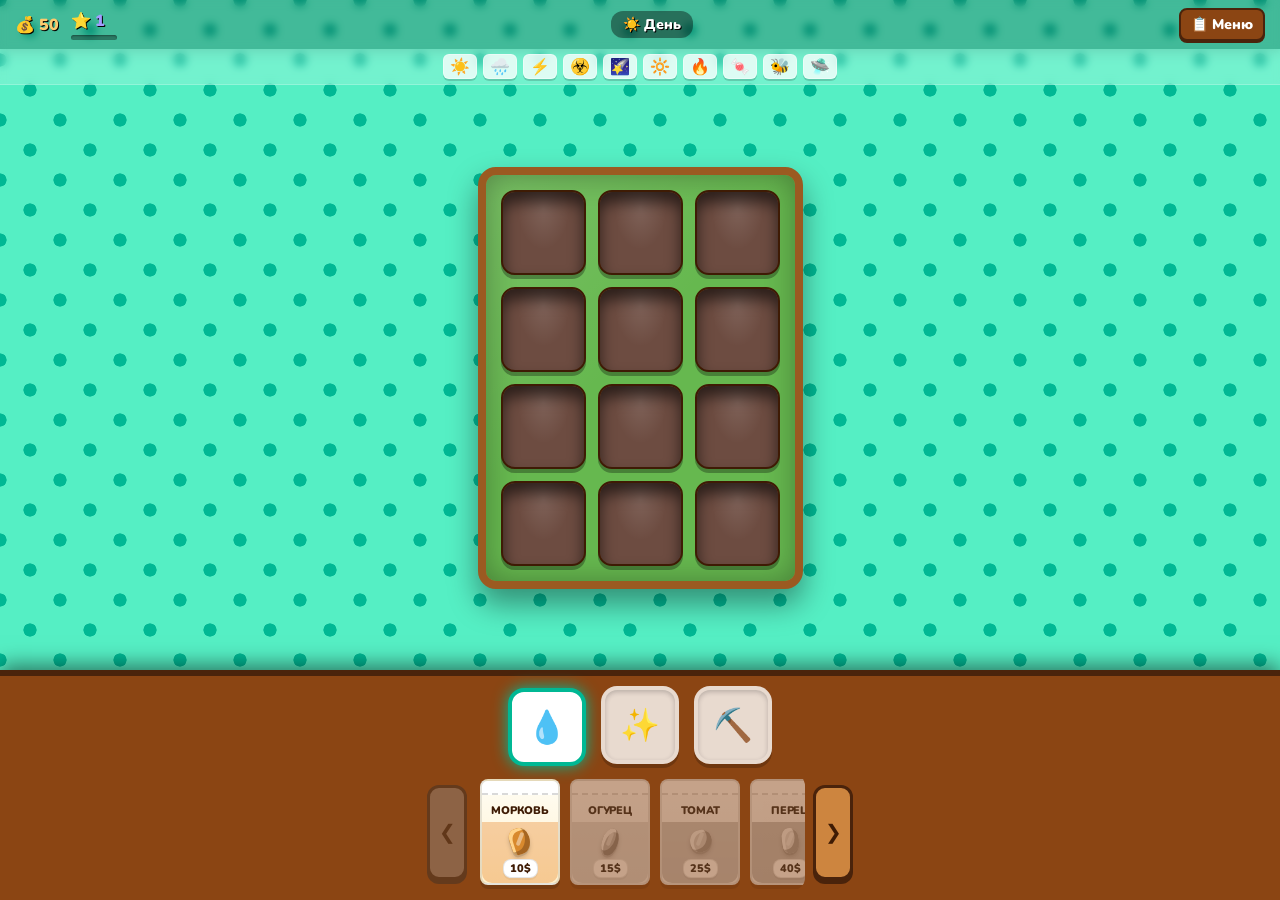
<file: Моя игра ферма v003.html>
<!DOCTYPE html>
<html lang="ru">
<head>
    <meta charset="UTF-8">
    <meta name="viewport" content="width=device-width, initial-scale=1.0, maximum-scale=1.0, user-scalable=no">
    <title>Grow a Farm: Mobile Edition</title>
    <style>
@import url('https://fonts.googleapis.com/css2?family=Nunito:wght@400;700;900&display=swap');

        :root {
            --primary: #0984e3; --success: #00b894; --warning: #fdcb6e; --danger: #ff7675;
            --soil: #6d4c41; --soil-wet: #3e2723; --soil-dead: #4b4b4b;
            --wood-dark: #4a230b; --wood-base: #8b4513; --wood-light: #cd853f;
            --text-dark: #3e1b04; --text-light: #ffeaa7;
        }

        body {
            margin: 0; padding: 0; font-family: 'Nunito', sans-serif;
            background-color: #55efc4;
            background-image: radial-gradient(#00b894 15%, transparent 16%), radial-gradient(#00b894 15%, transparent 16%);
            background-size: 60px 60px; background-position: 0 0, 30px 30px;
            display: flex; flex-direction: column;
            height: 100vh; height: 100dvh; user-select: none; overflow: hidden;
            color: var(--text-dark); transition: background-color 1s ease, background-image 1s ease;
            position: relative;
            touch-action: manipulation;
        }

        /* --- ФОНЫ ИВЕНТОВ --- */
        body.event-rain { background-color: #74b9ff; background-image: radial-gradient(#0984e3 15%, transparent 16%), radial-gradient(#0984e3 15%, transparent 16%); }
        body.event-storm { background-color: #2d3436; background-image: radial-gradient(#1e272e 15%, transparent 16%), radial-gradient(#1e272e 15%, transparent 16%); animation: bgFlash 5s infinite; }
        body.event-toxic { background-color: #badc58; background-image: radial-gradient(#6ab04c 15%, transparent 16%), radial-gradient(#6ab04c 15%, transparent 16%); }
        
        body.event-starfall { 
            background-color: #0c1445; 
            background-image: 
                radial-gradient(1px 1px at 20px 30px, #fff, rgba(0,0,0,0)),
                radial-gradient(1px 1px at 40px 70px, #fff, rgba(0,0,0,0)),
                radial-gradient(2px 2px at 50px 160px, #fff, rgba(0,0,0,0)),
                radial-gradient(2px 2px at 90px 40px, #fff, rgba(0,0,0,0));
            background-size: 150px 150px;
        }
        
        body.event-holy { background-color: #f1f2f6; background-image: radial-gradient(#dfe4ea 15%, transparent 16%), radial-gradient(#dfe4ea 15%, transparent 16%); }
        body.event-hell { background-color: #2c0000; background-image: radial-gradient(#4a0000 15%, transparent 16%), radial-gradient(#4a0000 15%, transparent 16%); }
        
        /* Пряничный домик */
        body.event-candy { 
            background-color: #ff9ff3; 
            background-image: 
                repeating-linear-gradient(45deg, rgba(255,255,255,0.4) 0, rgba(255,255,255,0.4) 20px, transparent 20px, transparent 40px),
                radial-gradient(circle at 50% 50%, transparent 10%, #fca2e1 15%, transparent 20%);
            background-size: 60px 60px; 
        }
        
        body.event-bee { background-color: #f6e58d; background-image: url('data:image/svg+xml;utf8,<svg xmlns="http://www.w3.org/2000/svg" width="30" height="30"><path d="M15 0 L30 8.6 L30 25.8 L15 34.4 L0 25.8 L0 8.6 Z" stroke="%23f9ca24" fill="none"/></svg>'); background-size: 30px 34px;}

        @keyframes bgFlash { 0%, 95%, 100% { background-color: #2d3436; } 96% { background-color: #dfe6e9; } 98% { background-color: #2d3436; } }

        /* Глобальные оверлеи ивентов */
        .weather-overlay { position: absolute; top:0; left:0; width:100%; height:100%; pointer-events: none; z-index: 50; display: none; background-repeat: repeat; animation: envScroll 10s linear infinite;}
        @keyframes envScroll { 0% { background-position: 0 0; } 100% { background-position: 200px 200px; } }
        
        body.event-rain .weather-overlay, body.event-storm .weather-overlay { display: block; background-image: url('data:image/svg+xml;utf8,<svg xmlns="http://www.w3.org/2000/svg" width="15" height="40"><line x1="7" y1="0" x2="0" y2="40" stroke="%2374b9ff" stroke-width="2" opacity="0.6" stroke-linecap="round"/></svg>'); animation: rainDrop 0.4s linear infinite;}
        body.event-storm .weather-overlay { filter: brightness(0.5); }
        @keyframes rainDrop { 0% { background-position: 0 0; } 100% { background-position: -30px 150px; } }

        .holy-bg-rays { position: absolute; top:0; left:0; width:100%; height:100%; background: repeating-conic-gradient(from 0deg, rgba(255,255,255,0.2) 0deg 15deg, transparent 15deg 30deg); display:none; animation: spinRays 20s linear infinite; pointer-events: none; z-index: 1;}
        body.event-holy .holy-bg-rays { display:block; }
        @keyframes spinRays { from { transform: rotate(0deg); } to { transform: rotate(360deg); } }

        .hell-bg-fire { position: absolute; bottom: 0; left: 0; width: 100%; height: 40%; background: linear-gradient(to top, #e84118, transparent); opacity: 0.6; animation: flicker 0.5s infinite alternate; pointer-events: none; z-index: 1; display:none; }
        body.event-hell .hell-bg-fire { display:block; }
        @keyframes flicker { 0% { opacity: 0.4; height: 35%; } 100% { opacity: 0.7; height: 45%; } }
        
        .bg-emitters { position: absolute; top:0; left:0; width:100%; height:100%; pointer-events: none; z-index: 1;}
        
        /* --- UI ПАНЕЛИ --- */
        .top-bar { display: flex; justify-content: space-between; align-items: center; background: rgba(0, 0, 0, 0.22); padding: max(8px, env(safe-area-inset-top)) 15px 8px; color: #fff; font-weight: 900; z-index: 100; box-shadow: 0 2px 10px rgba(0,0,0,0.2); flex-shrink: 0; backdrop-filter: blur(4px); }
        .stat-group { display: flex; gap: 12px; align-items: center; min-width: 110px; }
        .stat { display: flex; align-items: center; gap: 4px; font-size: 16px; text-shadow: 1px 1px 0 #000; }
        .stat-coins { color: var(--warning); }
        .stat-level { color: #a29bfe; }
        .level-stat { display: flex; flex-direction: column; gap: 3px; align-items: flex-start; }
        .xp-mini-bar { width: 46px; height: 5px; border-radius: 999px; overflow: hidden; background: rgba(0,0,0,0.35); box-shadow: inset 0 1px 2px rgba(0,0,0,0.35); }
        .xp-mini-bar div { width: 0%; height: 100%; background: linear-gradient(90deg, #a29bfe, #fdcb6e); transition: width 0.25s ease; }
        .btn-icon { background: var(--wood-base); border: 2px solid var(--wood-dark); border-radius: 8px; padding: 5px 10px; cursor: pointer; display: flex; align-items: center; justify-content: center; gap: 4px; color: #fff; font-family: inherit; font-weight: 900; font-size: 14px; box-shadow: 0 2px 0 var(--wood-dark); touch-action: manipulation; }
        .btn-icon:active { transform: translateY(2px); box-shadow: none; }
        .menu-badge { display:none; width:8px; height:8px; background:#ff4757; border-radius:50%; margin-left:2px; box-shadow: 0 0 8px #ff4757; }
        .state-indicator { background: rgba(0,0,0,0.4); padding: 4px 12px; border-radius: 12px; font-size: 14px; text-shadow: 1px 1px 0 #000; transition: 0.3s;}

        .admin-panel { display: flex; justify-content: center; gap: 6px; background: rgba(0,0,0,0.3); padding: 5px; flex-shrink: 0; z-index: 100; flex-wrap: wrap; }
        .admin-panel button { background: transparent; border: 1px solid rgba(255,255,255,0.4); border-radius: 6px; cursor: pointer; font-size: 16px; padding: 2px 6px; transition: 0.1s; }
        .admin-panel button:active { background: rgba(255,255,255,0.3); transform: scale(0.9); }

        /* --- ОГОРОД И ИГРОВАЯ ЗОНА --- */
        .game-area { flex-grow: 1; position: relative; display: flex; justify-content: center; align-items: center; overflow: hidden; padding: 10px; z-index: 10;}
        .view-content { display: none; width: 100%; height: 100%; flex-direction: column; align-items: center; justify-content: center; animation: fadeIn 0.3s; }
        .view-content.active { display: flex; }
        @keyframes fadeIn { from { opacity: 0; transform: scale(0.95); } to { opacity: 1; transform: scale(1); } }

        .garden {
            --tile-size: clamp(68px, 22vw, 85px);
            display: grid; grid-template-columns: repeat(3, var(--tile-size)); grid-template-rows: repeat(4, var(--tile-size));
            gap: clamp(8px, 3vw, 12px); padding: clamp(10px, 3vw, 15px); border-radius: 20px; background-color: #6ab04c; border: 8px solid #8b4513;
            box-shadow: inset 0 0 30px rgba(0,0,0,0.3), 0 15px 30px rgba(0,0,0,0.4); transition: all 0.5s ease; position: relative; z-index: 5;
        }

        .tile {
            background-color: var(--soil); border-radius: 12px; position: relative; cursor: pointer; display: flex; justify-content: center; align-items: center;
            box-shadow: inset 0 10px 15px rgba(0,0,0,0.6), 0 4px 0px rgba(0,0,0,0.3); border: 2px solid #3e1b04;
            touch-action: manipulation;
        }
        .tile:active { transform: translateY(2px); box-shadow: inset 0 5px 10px rgba(0,0,0,0.7), 0 2px 0px rgba(0,0,0,0.3); }
        .tile.wet { background-color: var(--soil-wet); }
        
        .tile-progress { position: absolute; bottom: -8px; left: 10%; width: 80%; height: 6px; background: rgba(0,0,0,0.5); border-radius: 4px; overflow: hidden; display: none; border: 1px solid rgba(255,255,255,0.2); pointer-events: none; z-index: 10; }
        .tile.occupied .tile-progress { display: block; }
        .progress-fill { height: 100%; background: linear-gradient(90deg, #00b894, #55efc4); width: 0%; transition: width 0.2s; }
        .tile.ready .progress-fill { background: #f1c40f; box-shadow: 0 0 10px #f1c40f; }

        /* Конфетный контейнер для мутации (дождь за растением) */
        .candy-rain-container { position:absolute; width:100%; height:100%; overflow:hidden; top:0; left:0; pointer-events:none; border-radius:12px; display:none; z-index:4;}
        .tile.mut-candy .candy-rain-container { display:block; }
        .candy-rain-container::before, .candy-rain-container::after { content:'🍬'; position:absolute; font-size:12px; animation: tileCandyFall 1.5s infinite linear; }
        .candy-rain-container::before { left: 15%; top: -30%; }
        .candy-rain-container::after { content:'🍪'; right: 15%; top: -30%; animation-delay: 0.7s; animation-duration: 2s;}
        @keyframes tileCandyFall { 0% { transform: translateY(-10px) rotate(0deg); opacity:1;} 100% { transform: translateY(100px) rotate(360deg); opacity:0;} }

        /* Токсичное облако */
        .toxic-cloud { position: absolute; width: 160%; height: 160%; background: radial-gradient(rgba(46, 204, 113, 0.5), transparent 60%); animation: floatFog 2.5s infinite ease-in-out alternate; z-index: 20; display: none; border-radius: 50%; left: -30%; top: -30%; filter: blur(4px); pointer-events: none;}
        body.event-toxic .toxic-cloud { display: block; }
        @keyframes floatFog { 0% { transform: translate(0, 0) scale(1) rotate(0deg); opacity: 0.4; } 100% { transform: translate(15px, -15px) scale(1.1) rotate(15deg); opacity: 0.9; } }

        /* Пчела-гость */
        .tile-bee { position: absolute; font-size: 30px; z-index: 45; top: 10px; right: -40px; pointer-events: none; display:none; filter: drop-shadow(0 2px 5px rgba(0,0,0,0.3));}
        .tile.bee-arrived .tile-bee { display: block; animation: beeSit 2.5s forwards; }
        @keyframes beeSit { 
            0% { right: -40px; top: 10px; transform: scale(0.5) rotate(-30deg); } 
            20% { right: 10px; top: 15px; transform: scale(1.1) rotate(0deg); } 
            30%, 80% { right: 10px; top: 15px; transform: scale(1) rotate(0deg); } 
            100% { right: 100px; top: -50px; transform: scale(0.8) rotate(30deg); opacity: 0;}
        }

        /* --- ЭФФЕКТЫ УДАРОВ (ХИТЫ) --- */
        .tile::after { position: absolute; pointer-events: none; z-index: 40; font-family: 'serif'; text-shadow: 0 0 10px #fff;}
        
        @keyframes strikeAnim { 0% { background: white; } 50% { background: transparent; } 100% { background: white; } }
        .tile.strike { animation: strikeAnim 0.3s; }
        .tile.strike::after { content: '⚡'; font-size: 40px; top: -15px; }

        @keyframes fallAnim { 0% { transform: translateY(-50px) scale(0.5); opacity: 0; } 50% { opacity: 1; } 100% { transform: translateY(10px) scale(1.5); opacity: 0; } }
        .tile.star-hit::after { content: '⭐'; font-size: 30px; animation: fallAnim 1s forwards; }
        .tile.candy-hit::after { content: '🍬'; font-size: 30px; animation: fallAnim 1s forwards; }

        @keyframes toxicMutate { 0% { filter: hue-rotate(90deg) brightness(2); } 100% { filter: none; } }
        .tile.toxic-hit { animation: toxicMutate 1s; }

        /* Золотой луч святого удара */
        @keyframes holyStrikeBeam { 0% { height: 0; opacity: 0; top: 0; } 30%, 70% { height: 250px; opacity: 1; top: -150px; box-shadow: 0 0 30px #f1c40f;} 100% { height: 0; opacity: 0; top: 100px; } }
        .tile.holy-hit::after { content: ''; position: absolute; width: 40px; background: linear-gradient(to bottom, rgba(255,255,255,0.9), rgba(241,196,15,0.8) 80%, transparent); border-radius: 20px; animation: holyStrikeBeam 1.2s ease-in-out forwards; z-index: 60; filter: blur(2px); }

        @keyframes hellStrike { 0% { filter: brightness(1); } 50% { filter: brightness(0.5) sepia(1) hue-rotate(-50deg) saturate(5); } 100% { filter: brightness(1); } }
        .tile.hell-hit { animation: hellStrike 1.5s; }
        .tile.hell-hit::after { content: '🔥'; font-size: 40px; bottom: 5px; animation: popUp 1s forwards; }

        /* --- РАСТЕНИЯ И РОСТКИ --- */
        .plant-wrapper { position: absolute; bottom: 20%; display: flex; justify-content: center; align-items: flex-end; width: 100%; height: 60px; pointer-events: none; z-index: 5; transform: scale(var(--plant-scale, 1)); transform-origin: bottom center; transition: transform 0.3s cubic-bezier(0.34, 1.56, 0.64, 1); }
        .model { position: relative; transform-origin: bottom center; opacity: 0; transform: scale(0); transition: 0.3s; }
        .model.visible { opacity: 1; transform: scale(1); animation: popUp 0.4s cubic-bezier(0.34, 1.56, 0.64, 1); }
        @keyframes popUp { 0% { transform: scale(0) translateY(10px); } 100% { transform: scale(1) translateY(0); } }
        @keyframes breathe { 0%, 100% { transform: scaleY(1) scaleX(1); } 50% { transform: scaleY(1.05) scaleX(0.95); } }
        .model.growing, .model.ready { animation: breathe 3s ease-in-out infinite; }

        .model-seed { width: 12px; height: 8px; background: #d35400; border-radius: 50%; box-shadow: inset -2px -2px 4px rgba(0,0,0,0.4); }
        
        .sprout-mushroom { width: 6px; height: 8px; background: #ecf0f1; border-radius: 4px; box-shadow: 10px 0 0 #ecf0f1, -10px 0 0 #ecf0f1; }
        .sprout-carrot { width: 3px; height: 16px; background: #2ecc71; box-shadow: -5px -6px 0 -1px #2ecc71, 5px -6px 0 -1px #2ecc71; }
        .sprout-cucumber { width: 4px; height: 12px; background: #27ae60; } .sprout-cucumber::before { content:''; position:absolute; top:-6px; left:-6px; width:8px; height:8px; background:#2ecc71; border-radius: 50%; box-shadow: 8px 0 0 #2ecc71; }
        .sprout-tomato { width: 4px; height: 14px; background: #27ae60; } .sprout-tomato::before { content:''; position:absolute; top:-4px; left:-5px; width:6px; height:6px; background:#2ecc71; border-radius: 50%; box-shadow: 8px 0 0 #2ecc71; }
        .sprout-pepper { width: 4px; height: 12px; background: #27ae60; } .sprout-pepper::before { content:''; position:absolute; top:-8px; left:-4px; width:4px; height:10px; background:#2ecc71; border-radius: 50%; transform: rotate(-30deg); box-shadow: 8px 5px 0 #2ecc71; }
        .sprout-strawberry { width: 3px; height: 10px; background: #27ae60; } .sprout-strawberry::before { content:''; position:absolute; top:-5px; left:-5px; width:5px; height:5px; background:#2ecc71; border-radius: 50%; box-shadow: 5px -3px 0 #2ecc71, 8px 0 0 #2ecc71; }
        .sprout-eggplant { width: 4px; height: 14px; background: #8e44ad; } .sprout-eggplant::before { content:''; position:absolute; top:-6px; left:-6px; width:8px; height:8px; background:#9b59b6; border-radius: 50%; box-shadow: 8px 0 0 #9b59b6; }
        .sprout-pumpkin { width: 5px; height: 12px; background: #27ae60; } .sprout-pumpkin::before { content:''; position:absolute; top:-8px; left:-10px; width:10px; height:8px; background:#2ecc71; border-radius: 50%; box-shadow: 14px 0 0 #2ecc71; }
        .sprout-corn { width: 6px; height: 18px; background: #f1c40f; clip-path: polygon(50% 0, 100% 100%, 0 100%); }
        .sprout-watermelon { width: 5px; height: 12px; background: #27ae60; } .sprout-watermelon::before { content:''; position:absolute; top:-8px; left:-8px; width:10px; height:10px; background:#2ecc71; border-radius: 30%; box-shadow: 10px 0 0 #2ecc71; }
        .sprout-melon { width: 5px; height: 12px; background: #27ae60; } .sprout-melon::before { content:''; position:absolute; top:-6px; left:-8px; width:8px; height:8px; background:#2ecc71; border-radius: 40%; box-shadow: 12px 0 0 #2ecc71; }
        .sprout-pineapple { width: 8px; height: 12px; background: #27ae60; clip-path: polygon(50% 0%, 0% 100%, 100% 100%); }
        .sprout-pomegranate { width: 4px; height: 14px; background: #c0392b; } .sprout-pomegranate::before { content:''; position:absolute; top:-4px; left:-5px; width:6px; height:6px; background:#e74c3c; border-radius: 50%; box-shadow: 8px 0 0 #e74c3c; }
        .sprout-dragonfruit { width: 4px; height: 12px; background: #e84393; } .sprout-dragonfruit::before { content:''; position:absolute; top:-6px; left:-4px; width:6px; height:10px; background:#55efc4; clip-path: polygon(50% 0, 100% 100%, 0 100%); }
        .sprout-starfruit { width: 4px; height: 12px; background: #f1c40f; } .sprout-starfruit::before { content:''; position:absolute; top:-6px; left:-6px; width:8px; height:8px; background:#f39c12; border-radius: 20%; box-shadow: 8px 0 0 #f39c12; }
        .sprout-fig { width: 3px; height: 12px; background: #6c5ce7; } .sprout-fig::before { content:''; position:absolute; top:-5px; left:-5px; width:6px; height:6px; background:#a29bfe; border-radius: 50%; box-shadow: 7px 0 0 #a29bfe; }

        /* Модели */
        .model-carrot { width: 18px; height: 40px; background: linear-gradient(135deg, #e67e22, #d35400); border-radius: 50% 50% 50% 50% / 20% 20% 80% 80%; box-shadow: inset -4px -4px 6px rgba(0,0,0,0.2); }
        .model-carrot::before { content:''; position:absolute; top:-10px; left:2px; width:14px; height:14px; border-top: 5px solid #2ecc71; border-left: 5px solid #27ae60; border-radius: 50%; transform: rotate(45deg); }
        .model-cucumber { width: 16px; height: 42px; background: #27ae60; border-radius: 10px; box-shadow: inset -3px -3px 6px rgba(0,0,0,0.3); background-image: radial-gradient(#2ecc71 25%, transparent 30%); background-size: 6px 6px; transform: rotate(-8deg); }
        .model-cucumber::before { content:''; position:absolute; top:-4px; left:5px; width:4px; height:6px; background:#8b4513; border-radius:2px;}
        .model-tomato { width: 35px; height: 35px; background: radial-gradient(circle at 30% 30%, #ff7675, #d63031); border-radius: 50%; box-shadow: inset -5px -5px 10px rgba(0,0,0,0.3); }
        .model-tomato::before { content:''; position:absolute; top:-6px; left:10px; width:16px; height:16px; background:#27ae60; clip-path: polygon(50% 0%, 100% 50%, 50% 100%, 0% 50%); }
        .model-pepper { width: 30px; height: 34px; background: #e84118; border-radius: 10px 10px 15px 15px; box-shadow: inset -4px -4px 8px rgba(0,0,0,0.3); }
        .model-pepper::before { content:''; position:absolute; top:-8px; left:13px; width:4px; height:12px; background:#27ae60; border-radius:2px; }
        .model-pepper::after { content:''; position:absolute; top:0; left:11px; width:8px; height:100%; border-left: 2px solid rgba(0,0,0,0.15); border-right: 2px solid rgba(0,0,0,0.15); }
        .model-strawberry { width: 30px; height: 35px; background: #e84118; border-radius: 50% 50% 50% 50% / 40% 40% 60% 60%; box-shadow: inset -5px -5px 10px rgba(0,0,0,0.3); background-image: radial-gradient(#fbc531 15%, transparent 20%); background-size: 8px 8px; background-position: 0 0, 4px 4px; }
        .model-strawberry::before { content:''; position:absolute; top:-6px; left:5px; width:20px; height:12px; background:#4cd137; clip-path: polygon(50% 0%, 0% 100%, 100% 100%); transform: rotate(180deg); }
        .model-eggplant { width: 24px; height: 42px; background: #8e44ad; border-radius: 50% 50% 45% 45% / 30% 30% 70% 70%; box-shadow: inset -4px -4px 8px rgba(0,0,0,0.4); transform: rotate(10deg); }
        .model-eggplant::before { content:''; position:absolute; top:-4px; left:4px; width:16px; height:12px; background: #27ae60; border-radius: 4px 4px 50% 50%; }
        .model-pumpkin { width: 45px; height: 35px; background: #e67e22; border-radius: 40% 40% 50% 50%; box-shadow: inset -5px -5px 10px rgba(0,0,0,0.3); background-image: radial-gradient(ellipse at center, transparent 40%, rgba(0,0,0,0.15) 41%); background-size: 15px 100%; }
        .model-pumpkin::before { content:''; position:absolute; top:-10px; left:19px; width:6px; height:14px; background:#8b4513; border-radius:3px; transform: rotate(10deg); }
        .model-corn { width: 18px; height: 45px; background: #f1c40f; border-radius: 8px; box-shadow: inset -3px -3px 6px rgba(0,0,0,0.2); background-image: radial-gradient(#e67e22 20%, transparent 20%); background-size: 6px 6px; }
        .model-corn::before { content:''; position:absolute; bottom:0; left:-6px; width:12px; height:38px; background:#2ecc71; border-radius:0 100% 0 100%; transform: rotate(-15deg); }
        .model-corn::after { content:''; position:absolute; bottom:0; right:-6px; width:12px; height:38px; background:#27ae60; border-radius:100% 0 100% 0; transform: rotate(15deg); }
        .model-mushroom { width: 14px; height: 18px; background: #ecf0f1; border-radius: 4px; box-shadow: inset -3px -3px 5px rgba(0,0,0,0.2); }
        .model-mushroom::before { content:''; position:absolute; top:-14px; left:-10px; width:34px; height:18px; background: #e74c3c; border-radius: 17px 17px 4px 4px; box-shadow: inset -4px -4px 6px rgba(0,0,0,0.3); background-image: radial-gradient(#fff 15%, transparent 20%); background-size: 10px 10px; background-position: 0 0, 5px 5px; }
        .model-watermelon { width: 45px; height: 40px; background: repeating-linear-gradient(90deg, #2ed573, #2ed573 8px, #27ae60 8px, #27ae60 16px); border-radius: 45%; box-shadow: inset -5px -5px 10px rgba(0,0,0,0.3);}
        .model-watermelon::before { content:''; position:absolute; top:-8px; left:20px; width:12px; height:12px; border: 3px solid #8b4513; border-left:none; border-bottom:none; border-radius: 0 8px 0 0; }
        .model-melon { width: 42px; height: 42px; background: #f6e58d; border-radius: 50%; box-shadow: inset -5px -5px 10px rgba(0,0,0,0.2); background-image: repeating-linear-gradient(45deg, transparent, transparent 5px, rgba(230,126,34,0.3) 5px, rgba(230,126,34,0.3) 6px), repeating-linear-gradient(-45deg, transparent, transparent 5px, rgba(230,126,34,0.3) 5px, rgba(230,126,34,0.3) 6px); }
        .model-melon::before { content:''; position:absolute; top:-8px; left:19px; width:4px; height:10px; background:#8b4513; border-radius:2px; transform:rotate(15deg);}
        .model-pineapple { width: 28px; height: 36px; background: #f39c12; border-radius: 40%; box-shadow: inset -4px -4px 8px rgba(0,0,0,0.3); background-image: repeating-linear-gradient(45deg, transparent, transparent 5px, rgba(211, 84, 0, 0.4) 5px, rgba(211, 84, 0, 0.4) 7px), repeating-linear-gradient(-45deg, transparent, transparent 5px, rgba(211, 84, 0, 0.4) 5px, rgba(211, 84, 0, 0.4) 7px); }
        .model-pineapple::before { content:''; position:absolute; top:-18px; left:1px; width:26px; height:22px; background: #27ae60; clip-path: polygon(50% 0%, 65% 40%, 100% 20%, 80% 60%, 100% 100%, 50% 80%, 0% 100%, 20% 60%, 0% 20%, 35% 40%); }
        .model-pomegranate { width: 34px; height: 34px; background: radial-gradient(circle at 30% 30%, #e74c3c, #c0392b); border-radius: 50%; box-shadow: inset -5px -5px 10px rgba(0,0,0,0.4); }
        .model-pomegranate::before { content:''; position:absolute; top:-6px; left:12px; width:10px; height:8px; background:#c0392b; clip-path: polygon(0 0, 30% 100%, 70% 100%, 100% 0, 50% 50%); }
        .model-dragonfruit { width: 30px; height: 38px; background: radial-gradient(circle at 30% 30%, #ff7675, #e84393); border-radius: 50% 50% 40% 40%; box-shadow: inset -4px -4px 8px rgba(0,0,0,0.3); }
        .model-dragonfruit::before { content:''; position:absolute; top:5px; left:2px; width:8px; height:8px; background:#55efc4; border-radius: 0 100% 0 100%; transform: rotate(45deg); box-shadow: 15px 5px 0 #55efc4, 8px 15px 0 #00b894; }
        .model-starfruit { width: 26px; height: 40px; background: #f1c40f; border-radius: 12px 12px 20px 20px; box-shadow: inset -4px -4px 8px rgba(0,0,0,0.2); border-left: 3px solid #e67e22; border-right: 3px solid #e67e22; }
        .model-starfruit::before { content:''; position:absolute; top:0; left:11px; width:4px; height:100%; background: #e67e22; opacity: 0.5; }
        .model-fig { width: 30px; height: 34px; background: radial-gradient(circle at 30% 40%, #a29bfe, #6c5ce7); border-radius: 50% 50% 40% 40% / 70% 70% 30% 30%; box-shadow: inset -4px -4px 8px rgba(0,0,0,0.4); }
        .model-fig::before { content:''; position:absolute; top:-6px; left:13px; width:4px; height:8px; background:#8b4513; border-radius: 2px; }

        .weed-model { position: absolute; bottom: 10px; left: 35%; font-size: 20px; z-index: 6; animation: wormWiggle 0.5s infinite alternate; pointer-events: none; display: none; text-shadow: 2px 2px 0 rgba(0,0,0,0.5);}
        .tile.has-weed .weed-model { display: block; }
        .tile.has-weed .model { filter: grayscale(50%) opacity(0.7) !important; animation: none; }
        @keyframes wormWiggle { from { transform: rotate(10deg); } to { transform: rotate(-10deg); } }

        /* --- СТАКАЮЩИЕСЯ МУТАЦИИ И ИХ ЭФФЕКТЫ --- */
        .mutations-container { position: absolute; top: -12px; right: -12px; display: flex; flex-direction: column-reverse; gap: 3px; z-index: 25; pointer-events: none; align-items: center; }
        .mut-badge { width: 22px; height: 22px; background: rgba(0,0,0,0.8); border: 2px solid #fff; border-radius: 50%; display: flex; justify-content: center; align-items: center; font-size: 12px; box-shadow: 0 2px 5px rgba(0,0,0,0.5); animation: popUp 0.3s cubic-bezier(0.34, 1.56, 0.64, 1); }
        
        /* Глубокие перекрашивающие фильтры (основной цвет) */
        .tile.mut-gold .model { filter: grayscale(1) sepia(1) hue-rotate(30deg) saturate(8) brightness(1.3) drop-shadow(0 0 15px #f1c40f); }
        .tile.mut-toxic .model { filter: grayscale(1) sepia(1) hue-rotate(70deg) saturate(6) brightness(0.9) drop-shadow(0 0 10px #2ecc71); }
        .tile.mut-rainbow .model { animation: mutRainbow 3s infinite linear; }
        @keyframes mutRainbow { 0% { filter: grayscale(1) sepia(1) saturate(10) brightness(1.2) hue-rotate(0deg) drop-shadow(0 0 10px #a29bfe); } 100% { filter: grayscale(1) sepia(1) saturate(10) brightness(1.2) hue-rotate(360deg) drop-shadow(0 0 10px #a29bfe); } }

        /* Эффекты с псевдоэлементами (стакаются вместе) */
        /* Солнечный нимб */
        .tile.mut-holy .plant-wrapper::before {
            content: ''; position: absolute; top: -15px; left: 50%; transform: translateX(-50%) rotateX(60deg);
            width: 30px; height: 30px; border: 3px solid #f1c40f; border-radius: 50%;
            box-shadow: 0 0 10px #f1c40f, inset 0 0 10px #f1c40f; animation: floatHalo 2s infinite ease-in-out; z-index: 10;
        }
        @keyframes floatHalo { 0%, 100% { transform: translateX(-50%) rotateX(60deg) translateY(0); } 50% { transform: translateX(-50%) rotateX(60deg) translateY(-8px); } }
        
        /* Огненный след */
        .tile.mut-hell .plant-wrapper::after {
            content: '🔥'; position: absolute; bottom: -5px; left: 50%; transform: translateX(-50%);
            font-size: 30px; animation: hellFire 0.5s infinite alternate; filter: drop-shadow(0 -5px 10px #e84118); z-index: 10; pointer-events: none;
        }
        @keyframes hellFire { 0% { transform: translateX(-50%) scale(1) rotate(-5deg); opacity:0.8;} 100% { transform: translateX(-50%) scale(1.2) rotate(5deg); opacity: 1;} }

        /* Электрические искры */
        .tile.mut-electric .plant-wrapper::after, .tile.mut-electric .plant-wrapper::before {
            content: '⚡'; position: absolute; font-size: 14px; opacity: 0; animation: sparkFly 1s infinite; z-index:15;
        }
        .tile.mut-electric .plant-wrapper::before { animation-delay: 0.5s; left: 10%; bottom: 20%;}
        .tile.mut-electric .plant-wrapper::after { right: 10%; bottom: 10%; animation-duration: 0.8s; }
        @keyframes sparkFly { 0% { transform: translateY(10px) scale(0.5); opacity: 1; } 100% { transform: translateY(-40px) scale(1.5); opacity: 0; } }

        /* Звездная мутация */
        .tile.mut-stellar .model { filter: hue-rotate(270deg) saturate(1.5) brightness(1.2) drop-shadow(0 0 10px #feca57); }
        
        /* Медовые капли */
        .tile.mut-honey .model { filter: sepia(0.5) hue-rotate(-10deg) saturate(1.2); }
        .tile.mut-honey .model::after { content: ''; position: absolute; top:0; left:0; width:100%; height:100%; background: linear-gradient(to bottom, rgba(249, 202, 36, 0.8), rgba(249, 202, 36, 0.2) 60%, transparent); border-radius: inherit; z-index: 10; }
        .honey-drop { position: absolute; width: 6px; height: 6px; background: #f9ca24; border-radius: 50%; opacity: 0.8; z-index: 11; animation: honeyDrip 2s infinite; pointer-events: none;}
        @keyframes honeyDrip { 0% { top: 20%; opacity: 0; } 20% { opacity: 0.8; } 80% { top: 80%; opacity: 0.8; } 100% { top: 90%; opacity: 0; } }
        
        @keyframes jitter { 0% { transform: translateX(-1px); } 100% { transform: translateX(1px); } }

        /* --- НИЖНЯЯ ПАНЕЛЬ --- */
        .bottom-ui { background: var(--wood-base); border-top: 6px solid var(--wood-dark); padding: 10px 10px max(10px, env(safe-area-inset-bottom)); display: flex; flex-direction: column; gap: 10px; box-shadow: 0 -5px 20px rgba(0,0,0,0.5); flex-shrink: 0; z-index: 100; position: relative; }
        .actions-row { display: flex; justify-content: center; gap: 15px; }
        .action-btn { width: 70px; height: 70px; border-radius: 16px; background: rgba(255,255,255,0.8); display: flex; justify-content: center; align-items: center; font-size: 32px; border: 4px solid transparent; box-shadow: inset 0 2px 5px rgba(0,0,0,0.2), 0 4px 0 rgba(0,0,0,0.2); transition: 0.1s; cursor: pointer; position: relative; }
        .action-btn:active { transform: translateY(4px); box-shadow: none; }
        .action-btn.active { background: #fff; border-color: var(--success); transform: translateY(2px); box-shadow: 0 0 15px var(--success); }
        
        .seeds-carousel { display: flex; align-items: center; justify-content: center; gap: 8px; width: 100%; position: relative; }
        .seeds-window { flex-grow: 1; max-width: 330px; overflow-x: auto; scroll-behavior: smooth; border-radius: 12px; padding: 5px 0; -ms-overflow-style: none; scrollbar-width: none; }
        .seeds-window::-webkit-scrollbar { display: none; }
        .seeds-track { display: flex; gap: 10px; width: max-content; padding: 0 5px; }
        
        .nav-arrow { width: 40px; height: 95px; background: var(--wood-light); border: 3px solid var(--wood-dark); border-radius: 12px; display: flex; justify-content: center; align-items: center; font-size: 20px; color: var(--text-dark); cursor: pointer; box-shadow: 0 4px 0 var(--wood-dark); user-select: none; transition: 0.2s; flex-shrink: 0; }
        .nav-arrow:active:not(.disabled) { transform: translateY(4px); box-shadow: none; }
        .nav-arrow.disabled { filter: grayscale(1) opacity(0.4); pointer-events: none; }
        
        /* ПАКЕТИКИ СЕМЯН */
        .seed-packet { min-width: 70px; height: 95px; background: #fdfbfb; border-radius: 6px 6px 12px 12px; display: flex; flex-direction: column; align-items: center; justify-content: space-between; padding: 0; border: 2px solid rgba(0,0,0,0.1); cursor: pointer; transition: 0.1s; box-shadow: 0 4px 0 rgba(0,0,0,0.15); position: relative; overflow: hidden; }
        .seed-packet.active { border-color: var(--primary); transform: translateY(2px); box-shadow: 0 2px 0 rgba(0,0,0,0.1); border-width: 3px; }
        .seed-packet.locked { filter: grayscale(1); opacity: 0.5; }
        .pkt-top { width: 100%; height: 12px; border-bottom: 2px dashed rgba(0,0,0,0.15); background: #fff; z-index: 2; position: relative; }
        .pkt-bg { position: absolute; bottom: 0; left: 0; width: 100%; height: 60%; background: var(--pkt-color); opacity: 0.35; z-index: 0; border-radius: 0 0 10px 10px; }
        .seed-name { font-size: 9px; font-weight: 900; z-index: 1; text-transform: uppercase; color: var(--text-dark); margin-top: 4px; padding: 0 2px; text-align: center; line-height: 1.1; letter-spacing: -0.2px; width: 100%; word-wrap: break-word;}
        .seed-icon { font-size: 26px; z-index: 1; margin-top: auto; filter: drop-shadow(0 2px 0px rgba(0,0,0,0.1)); }
        .seed-price { font-size: 11px; font-weight: 900; background: #fff; padding: 1px 6px; border-radius: 8px; z-index: 1; color: var(--text-dark); border: 1px solid rgba(0,0,0,0.1); margin-bottom: 5px; box-shadow: 0 2px 0 rgba(0,0,0,0.05); }

        /* ОВЕРЛЕИ */
        .big-mutation-overlay { position: fixed; top: 0; left: 0; width: 100%; height: 100%; background: rgba(0,0,0,0.8); z-index: 9000; display: none; flex-direction: column; justify-content: center; align-items: center; pointer-events: none; }
        .big-mutation-overlay.active { display: flex; animation: flashMut 0.5s; }
        .mut-title { font-size: 40px; font-weight: 900; color: #fff; text-shadow: 0 5px 15px rgba(0,0,0,0.8); text-transform: uppercase; letter-spacing: 2px; text-align: center; line-height: 1.1;}
        .mut-rays { position: absolute; width: 200vw; height: 200vw; background: repeating-conic-gradient(from 0deg, rgba(255,255,255,0.2) 0deg 15deg, transparent 15deg 30deg); animation: spinRays 10s linear infinite; z-index: -1; }

        .floating-text { position: absolute; font-weight: 900; font-size: 24px; pointer-events: none; z-index: 2000; animation: floatUp 1.2s forwards; text-shadow: 0 2px 5px rgba(0,0,0,0.8); text-align: center; line-height: 1.1;}
        @keyframes floatUp { 0% { transform: translateY(0) scale(0.5); opacity: 0; } 20% { transform: translateY(-10px) scale(1.2); opacity: 1; } 100% { transform: translateY(-50px) scale(1); opacity: 0; } }

        /* БОКОВОЕ МЕНЮ */
        .side-menu { position: fixed; top: 0; right: -100%; width: 85%; max-width: 350px; height: 100%; background: #e5d6c5; border-left: 6px solid var(--wood-base); z-index: 5000; transition: right 0.3s cubic-bezier(0.34, 1.56, 0.64, 1); display: flex; flex-direction: column; box-shadow: -10px 0 30px rgba(0,0,0,0.5); }
        .side-menu.open { right: 0; }
        .menu-header { background: var(--wood-base); color: #fff; padding: 15px; font-size: 20px; font-weight: 900; display: flex; justify-content: space-between; align-items: center; border-bottom: 4px solid var(--wood-dark); }
        .menu-close { background: transparent; border: none; color: #fff; font-size: 24px; font-weight: 900; cursor: pointer; }
        .menu-content { padding: 15px; overflow-y: auto; flex-grow: 1; display: flex; flex-direction: column; gap: 20px; }

        .quest-card { background: rgba(255,255,255,0.5); border: 2px dashed rgba(0,0,0,0.2); border-radius: 12px; padding: 12px; }
        .quest-title { font-weight: 900; color: var(--wood-dark); font-size: 15px; margin-bottom: 5px; }
        .quest-progress { width: 100%; height: 10px; background: rgba(0,0,0,0.1); border-radius: 5px; overflow: hidden; margin-bottom: 5px;}
        .quest-fill { height: 100%; background: var(--success); width: 0%; transition: 0.3s; }
        .quest-reward { font-size: 12px; font-weight: 900; color: var(--wood-dark); display: flex; justify-content: space-between; align-items: center;}
        .btn-claim { background: #f1c40f; border: 2px solid #e67e22; border-radius: 6px; padding: 4px 10px; color: #3e1b04; font-weight: 900; cursor: pointer; display: none;}
        .quest-card.done .btn-claim { display: block; }
        .quest-card.claimed { opacity: 0.5; filter: grayscale(1); }

        .magic-pot-area { background: rgba(0,0,0,0.05); border-radius: 15px; padding: 15px; text-align: center; border: 2px solid rgba(0,0,0,0.1); }
        .pot-img { font-size: 60px; margin: 10px 0; display: inline-block; filter: drop-shadow(0 5px 5px rgba(0,0,0,0.3)); transition: 0.3s; }
        .pot-btn { background: var(--success); color: white; border: none; padding: 10px 20px; border-radius: 8px; font-weight: 900; font-size: 16px; cursor: pointer; box-shadow: 0 4px 0 #27ae60; width: 100%; }
        .pot-btn:active { transform: translateY(4px); box-shadow: none; }
        .pot-btn:disabled { background: #95a5a6; box-shadow: 0 4px 0 #7f8c8d; cursor: not-allowed; }
        .pet-list { display: flex; flex-wrap: wrap; gap: 10px; margin-top: 10px; }
        .pet-badge { background: #fff; border: 2px solid var(--wood-base); border-radius: 12px; padding: 5px 10px; font-size: 14px; font-weight: bold; display: flex; align-items: center; gap: 5px; box-shadow: 0 2px 5px rgba(0,0,0,0.1); }
        .active-pets-area { position:absolute; top: 10px; right: 10px; display:flex; flex-direction:column; gap:5px; z-index: 20; }
        .active-pet { background:rgba(255,255,255,0.86); border-radius:50%; width:30px; height:30px; display:flex; justify-content:center; align-items:center; font-size:18px; box-shadow:0 2px 5px rgba(0,0,0,0.3); }
        .bank-area { text-align: center; padding: 15px; background: rgba(241, 196, 15, 0.2); border-radius: 12px; border: 2px solid #f1c40f; }

        .toast-container { position: fixed; top: 110px; left: 50%; transform: translateX(-50%); display: flex; flex-direction: column; gap: 8px; z-index: 9999; pointer-events: none; width: 90%; align-items: center;}
        .toast { background: rgba(0,0,0,0.8); color: #fff; padding: 10px 20px; border-radius: 20px; font-weight: 900; font-size: 14px; animation: slideDown 0.3s forwards; text-align: center; }
        @keyframes slideDown { from { transform: translateY(-20px); opacity: 0; } to { transform: translateY(0); opacity: 1; } }
        
        /* Глобальные партиклы */
        @keyframes bgFlyCandy { 0% { transform: translateY(-50px) rotate(0deg); } 100% { transform: translateY(110vh) rotate(360deg); } }
        @keyframes bgFlyStar { 0% { transform: translate(110vw, -50px) rotate(0deg); opacity: 1; } 100% { transform: translate(-50px, 110vh) rotate(-180deg); opacity: 0; } }
        @keyframes bgFlyBee { 0% { transform: translate(-50px, 50vh) rotate(15deg); } 25% { transform: translate(30vw, 30vh) rotate(-10deg); } 50% { transform: translate(60vw, 70vh) rotate(20deg); } 100% { transform: translate(110vw, 40vh) rotate(-15deg); } }
        @keyframes bgFlySun { 0% { transform: translateY(110vh) scale(0.8); opacity: 0; } 30% { opacity: 0.75; } 100% { transform: translateY(-80px) scale(1.15); opacity: 0; } }
        @keyframes bgFlyEmber { 0% { transform: translateY(110vh) rotate(0deg); opacity: 0; } 20% { opacity: 0.8; } 100% { transform: translateY(-80px) rotate(80deg); opacity: 0; } }

        /* --- Обновленный мягкий визуальный слой --- */
        body {
            background-color: #70dfb5;
            background-image:
                linear-gradient(135deg, rgba(255,255,255,0.18) 0 25%, transparent 25% 50%, rgba(255,255,255,0.12) 50% 75%, transparent 75%),
                radial-gradient(circle at 20% 20%, rgba(255,255,255,0.16) 0 1px, transparent 2px);
            background-size: 72px 72px, 34px 34px;
        }

        body.event-rain { background-color: #8fd3ff; background-image: linear-gradient(135deg, rgba(255,255,255,0.2) 0 25%, transparent 25% 50%, rgba(255,255,255,0.12) 50% 75%, transparent 75%); }
        body.event-storm { background-color: #42536a; background-image: linear-gradient(135deg, rgba(255,255,255,0.08) 0 25%, transparent 25% 50%, rgba(255,255,255,0.06) 50% 75%, transparent 75%); }
        body.event-toxic { background-color: #bde86b; background-image: repeating-linear-gradient(45deg, rgba(85, 160, 60, 0.16) 0 10px, transparent 10px 28px); }
        body.event-starfall { background-color: #171e59; background-image: radial-gradient(1px 1px at 20px 30px, #fff, transparent), radial-gradient(1px 1px at 70px 90px, #feca57, transparent), radial-gradient(2px 2px at 120px 50px, #fff, transparent); background-size: 160px 160px; }
        body.event-holy { background-color: #f6f4d8; background-image: repeating-linear-gradient(110deg, rgba(255,255,255,0.35) 0 16px, transparent 16px 42px); }
        body.event-hell { background-color: #5b1818; background-image: repeating-linear-gradient(135deg, rgba(232, 65, 24, 0.18) 0 14px, transparent 14px 32px); }
        body.event-candy { background-color: #ffb7df; background-image: repeating-linear-gradient(45deg, rgba(255,255,255,0.45) 0 18px, transparent 18px 36px); }

        .admin-panel {
            background: rgba(255,255,255,0.18);
            backdrop-filter: blur(4px);
            border-bottom: 1px solid rgba(255,255,255,0.22);
        }

        .admin-panel button {
            background: rgba(255,255,255,0.76);
            box-shadow: 0 2px 0 rgba(0,0,0,0.16);
        }

        .garden {
            background:
                linear-gradient(135deg, rgba(255,255,255,0.12), transparent 45%),
                #66b84f;
            border-color: #9b5a21;
            border-radius: 18px;
        }

        .tile {
            border-radius: 14px;
            background:
                radial-gradient(ellipse at 50% 20%, rgba(255,255,255,0.12), transparent 45%),
                var(--soil);
        }

        .tile.wet {
            background:
                radial-gradient(ellipse at 50% 20%, rgba(116,185,255,0.16), transparent 45%),
                var(--soil-wet);
        }

        .seed-packet {
            min-width: 76px;
            height: 102px;
            border-radius: 8px;
            background: linear-gradient(#fffdf4, #fff1ce);
        }

        .seed-name {
            font-size: 11px;
            line-height: 1;
            min-height: 22px;
            display: flex;
            align-items: center;
            justify-content: center;
            text-align: center;
            padding: 0 4px;
        }

        .seed-icon {
            height: 38px;
            display: flex;
            align-items: center;
            justify-content: center;
        }

        .produce-icon {
            --main: #e67e22;
            --shade: rgba(0,0,0,0.18);
            position: relative;
            display: inline-block;
            width: 34px;
            height: 34px;
            filter: drop-shadow(0 3px 2px rgba(0,0,0,0.18));
        }

        .produce-icon::before,
        .produce-icon::after {
            content: '';
            position: absolute;
            display: block;
        }

        .produce-carrot::before { width: 16px; height: 30px; left: 9px; top: 5px; background: linear-gradient(135deg, #ff9f43, #d35400); border-radius: 45% 45% 55% 55% / 20% 20% 80% 80%; transform: rotate(8deg); box-shadow: inset -4px -4px 0 var(--shade); }
        .produce-carrot::after { width: 22px; height: 14px; left: 6px; top: 0; background: #2ecc71; clip-path: polygon(50% 0, 62% 70%, 100% 30%, 70% 100%, 30% 100%, 0 30%, 38% 70%); }
        .produce-cucumber::before { width: 15px; height: 33px; left: 10px; top: 1px; background: #27ae60; border-radius: 12px; transform: rotate(-14deg); box-shadow: inset -4px -4px 0 var(--shade); }
        .produce-cucumber::after { width: 4px; height: 4px; left: 14px; top: 7px; background: #8ee68e; border-radius: 50%; box-shadow: 5px 8px 0 #8ee68e, -1px 17px 0 #8ee68e; transform: rotate(-14deg); }
        .produce-tomato::before { width: 31px; height: 29px; left: 2px; top: 5px; background: radial-gradient(circle at 30% 28%, #ff8a80, #d63031 70%); border-radius: 50%; box-shadow: inset -5px -5px 0 var(--shade); }
        .produce-tomato::after { width: 18px; height: 12px; left: 8px; top: 1px; background: #27ae60; clip-path: polygon(50% 0, 62% 45%, 100% 25%, 72% 70%, 88% 100%, 50% 78%, 12% 100%, 28% 70%, 0 25%, 38% 45%); }
        .produce-pepper::before { width: 24px; height: 31px; left: 5px; top: 4px; background: linear-gradient(135deg, #ff5f57, #c0392b); border-radius: 10px 10px 16px 16px; box-shadow: inset -5px -4px 0 var(--shade); }
        .produce-pepper::after { width: 5px; height: 10px; left: 15px; top: 0; background: #27ae60; border-radius: 3px; }
        .produce-strawberry::before { width: 28px; height: 31px; left: 3px; top: 4px; background: radial-gradient(circle at 35% 25%, #ff7675, #d63031 70%); border-radius: 55% 55% 48% 48% / 45% 45% 70% 70%; box-shadow: inset -5px -5px 0 var(--shade); }
        .produce-strawberry::after { width: 22px; height: 13px; left: 6px; top: 0; background: #2ecc71; clip-path: polygon(50% 0, 62% 60%, 100% 20%, 75% 100%, 50% 68%, 25% 100%, 0 20%, 38% 60%); }
        .produce-eggplant::before { width: 22px; height: 33px; left: 6px; top: 2px; background: radial-gradient(circle at 30% 25%, #a29bfe, #6c5ce7 74%); border-radius: 50% 50% 45% 45% / 28% 28% 74% 74%; transform: rotate(9deg); box-shadow: inset -5px -5px 0 rgba(0,0,0,0.22); }
        .produce-eggplant::after { width: 18px; height: 11px; left: 8px; top: 0; background: #27ae60; border-radius: 4px 4px 50% 50%; }
        .produce-pumpkin::before { width: 34px; height: 27px; left: 0; top: 7px; background: #e67e22; border-radius: 45%; box-shadow: inset -6px -5px 0 rgba(0,0,0,0.18); background-image: repeating-radial-gradient(ellipse at center, transparent 0 7px, rgba(0,0,0,0.13) 8px 9px); }
        .produce-pumpkin::after { width: 6px; height: 11px; left: 14px; top: 0; background: #7f4a19; border-radius: 4px; transform: rotate(10deg); }
        .produce-corn::before { width: 17px; height: 34px; left: 8px; top: 0; background: #f1c40f; border-radius: 9px; box-shadow: inset -4px -4px 0 rgba(0,0,0,0.14); background-image: radial-gradient(#f39c12 25%, transparent 27%); background-size: 6px 6px; }
        .produce-corn::after { width: 26px; height: 30px; left: 4px; top: 7px; background: linear-gradient(90deg, #2ecc71 0 38%, transparent 38% 62%, #27ae60 62%); clip-path: polygon(0 100%, 30% 0, 50% 100%, 70% 0, 100% 100%); }
        .produce-mushroom::before { width: 32px; height: 20px; left: 1px; top: 3px; background: #e74c3c; border-radius: 18px 18px 6px 6px; box-shadow: inset -5px -4px 0 var(--shade); background-image: radial-gradient(#fff 18%, transparent 20%); background-size: 11px 10px; }
        .produce-mushroom::after { width: 14px; height: 17px; left: 10px; top: 17px; background: #f4ede4; border-radius: 5px; box-shadow: inset -3px -3px 0 rgba(0,0,0,0.12); }
        .produce-watermelon::before { width: 34px; height: 29px; left: 0; top: 5px; background: repeating-linear-gradient(90deg, #2ed573 0 7px, #27ae60 7px 14px); border-radius: 48%; box-shadow: inset -6px -5px 0 var(--shade); }
        .produce-watermelon::after { width: 12px; height: 12px; left: 18px; top: 0; border: 3px solid #8b4513; border-left: 0; border-bottom: 0; border-radius: 0 10px 0 0; }
        .produce-melon::before { width: 32px; height: 32px; left: 1px; top: 2px; background: #f6e58d; border-radius: 50%; box-shadow: inset -5px -5px 0 rgba(0,0,0,0.14); background-image: repeating-linear-gradient(45deg, transparent 0 5px, rgba(211,84,0,0.24) 5px 6px), repeating-linear-gradient(-45deg, transparent 0 5px, rgba(211,84,0,0.24) 5px 6px); }
        .produce-melon::after { width: 5px; height: 9px; left: 15px; top: 0; background: #8b4513; border-radius: 4px; }
        .produce-pineapple::before { width: 24px; height: 30px; left: 5px; top: 7px; background: #f39c12; border-radius: 42%; box-shadow: inset -5px -4px 0 rgba(0,0,0,0.16); background-image: repeating-linear-gradient(45deg, transparent 0 6px, rgba(160,80,0,0.36) 6px 8px), repeating-linear-gradient(-45deg, transparent 0 6px, rgba(160,80,0,0.36) 6px 8px); }
        .produce-pineapple::after { width: 27px; height: 20px; left: 4px; top: 0; background: #27ae60; clip-path: polygon(50% 0, 62% 45%, 100% 18%, 78% 58%, 95% 100%, 50% 72%, 5% 100%, 22% 58%, 0 18%, 38% 45%); }
        .produce-pomegranate::before { width: 31px; height: 30px; left: 2px; top: 5px; background: radial-gradient(circle at 30% 25%, #ff6b6b, #c0392b 72%); border-radius: 50%; box-shadow: inset -5px -5px 0 rgba(0,0,0,0.2); }
        .produce-pomegranate::after { width: 13px; height: 9px; left: 11px; top: 1px; background: #9f2f24; clip-path: polygon(0 0, 30% 100%, 50% 45%, 70% 100%, 100% 0); }
        .produce-dragonfruit::before { width: 28px; height: 33px; left: 3px; top: 3px; background: radial-gradient(circle at 35% 25%, #ff8cc6, #e84393 72%); border-radius: 52% 52% 44% 44%; box-shadow: inset -5px -5px 0 rgba(0,0,0,0.18); }
        .produce-dragonfruit::after { width: 9px; height: 9px; left: 5px; top: 11px; background: #55efc4; border-radius: 0 100% 0 100%; transform: rotate(45deg); box-shadow: 15px 5px 0 #55efc4, 8px 15px 0 #00b894; }
        .produce-starfruit::before { width: 31px; height: 31px; left: 2px; top: 3px; background: #f1c40f; clip-path: polygon(50% 0, 62% 35%, 100% 35%, 69% 57%, 82% 100%, 50% 72%, 18% 100%, 31% 57%, 0 35%, 38% 35%); box-shadow: inset -4px -4px 0 rgba(0,0,0,0.14); }
        .produce-starfruit::after { width: 4px; height: 24px; left: 15px; top: 7px; background: rgba(230,126,34,0.38); border-radius: 4px; }
        .produce-fig::before { width: 29px; height: 32px; left: 3px; top: 4px; background: radial-gradient(circle at 35% 30%, #b6a6ff, #6c5ce7 72%); border-radius: 55% 55% 42% 42% / 70% 70% 35% 35%; box-shadow: inset -5px -5px 0 rgba(0,0,0,0.2); }
        .produce-fig::after { width: 5px; height: 9px; left: 15px; top: 0; background: #8b4513; border-radius: 4px; }

        .mutation-aura {
            position: absolute;
            inset: 5px;
            pointer-events: none;
            z-index: 4;
            border-radius: 12px;
            overflow: hidden;
        }

        .aura-chip {
            position: absolute;
            inset: calc(4px + var(--i) * 5px);
            border-radius: 14px;
            opacity: 0.9;
            mix-blend-mode: screen;
        }

        .aura-shine { border: 2px solid rgba(241,196,15,0.55); box-shadow: inset 0 0 14px rgba(241,196,15,0.26), 0 0 12px rgba(241,196,15,0.3); animation: auraPulse 1.6s ease-in-out infinite; }
        .aura-mist { background: radial-gradient(circle at 50% 70%, rgba(46,204,113,0.34), transparent 58%); animation: auraDrift 2.8s ease-in-out infinite alternate; }
        .aura-spark { background: repeating-linear-gradient(115deg, transparent 0 13px, rgba(116,185,255,0.5) 13px 15px, transparent 15px 25px); animation: auraSlide 0.9s linear infinite; }
        .aura-stars { background-image: radial-gradient(circle, rgba(254,202,87,0.95) 0 2px, transparent 3px); background-size: 17px 17px; animation: auraTwinkle 1.4s ease-in-out infinite alternate; }
        .aura-rainbow { border: 3px solid transparent; background: linear-gradient(90deg, #ff7675, #fdcb6e, #55efc4, #74b9ff, #a29bfe, #ff7675) border-box; mask: linear-gradient(#000 0 0) padding-box, linear-gradient(#000 0 0); mask-composite: exclude; animation: auraHue 2.8s linear infinite; }
        .aura-halo { border: 2px solid rgba(255,255,255,0.72); box-shadow: inset 0 0 18px rgba(255,255,255,0.26); animation: auraPulse 2s ease-in-out infinite; }
        .aura-ember { background: linear-gradient(to top, rgba(232,65,24,0.38), transparent 58%); animation: emberFlicker 0.7s ease-in-out infinite alternate; }
        .aura-candy { background-image: repeating-linear-gradient(45deg, rgba(255,159,243,0.35) 0 7px, transparent 7px 14px); animation: auraSlide 2.4s linear infinite; }
        .aura-honey { background: linear-gradient(to bottom, rgba(249,202,36,0.35), transparent 70%); animation: honeyGlow 1.8s ease-in-out infinite alternate; }

        @keyframes auraPulse { 0%, 100% { transform: scale(0.96); opacity: 0.55; } 50% { transform: scale(1.03); opacity: 1; } }
        @keyframes auraDrift { from { transform: translateX(-4px); } to { transform: translateX(5px); } }
        @keyframes auraSlide { from { background-position: 0 0; } to { background-position: 40px 40px; } }
        @keyframes auraTwinkle { from { opacity: 0.45; transform: scale(0.98); } to { opacity: 1; transform: scale(1.03); } }
        @keyframes auraHue { to { filter: hue-rotate(360deg); } }
        @keyframes emberFlicker { from { opacity: 0.55; transform: translateY(2px); } to { opacity: 1; transform: translateY(-2px); } }
        @keyframes honeyGlow { from { opacity: 0.45; } to { opacity: 0.95; } }

        .tile.mut-gold .model,
        .tile.mut-toxic .model,
        .tile.mut-electric .model,
        .tile.mut-stellar .model,
        .tile.mut-rainbow .model,
        .tile.mut-holy .model,
        .tile.mut-hell .model,
        .tile.mut-candy .model,
        .tile.mut-honey .model {
            filter: drop-shadow(0 0 8px rgba(255,255,255,0.38));
        }

        .mut-badge {
            background: rgba(255,255,255,0.9);
            border-color: var(--mut-color);
            box-shadow: 0 0 10px var(--mut-color), 0 2px 4px rgba(0,0,0,0.25);
        }

        .mutations-container {
            gap: 2px;
        }

        .side-menu {
            background: #f6ead8;
            border-left: 6px solid #9b5a21;
        }

        .menu-header {
            background: linear-gradient(135deg, #9b5a21, #c77b30);
            align-items: flex-start;
        }

        .menu-header div {
            display: flex;
            flex-direction: column;
            gap: 2px;
        }

        .menu-header small {
            font-size: 11px;
            opacity: 0.78;
        }

        .menu-content {
            gap: 12px;
            padding: 12px;
        }

        .menu-panel {
            background: rgba(255,255,255,0.58);
            border: 2px solid rgba(74,35,11,0.12);
            border-radius: 8px;
            padding: 12px;
            box-shadow: 0 3px 0 rgba(74,35,11,0.1);
        }

        .panel-title {
            display: flex;
            align-items: center;
            gap: 8px;
            color: var(--wood-dark);
            margin-bottom: 10px;
        }

        .panel-title strong {
            font-size: 16px;
        }

        .bank-value {
            display: flex;
            align-items: baseline;
            gap: 6px;
            font-weight: 900;
            color: #d35400;
            margin-bottom: 10px;
        }

        .bank-value span {
            font-size: 32px;
        }

        .bank-value small {
            font-size: 12px;
        }

        .bank-btn {
            background: #f1c40f;
            color: #3e1b04;
            box-shadow: 0 4px 0 #e67e22;
        }

        .helper-house {
            background: linear-gradient(180deg, rgba(255,255,255,0.72), rgba(255,244,214,0.74));
        }

        .helper-summon {
            display: flex;
            align-items: center;
            gap: 12px;
            margin-bottom: 10px;
        }

        .pot-img {
            width: 54px;
            height: 54px;
            border-radius: 16px;
            background: linear-gradient(135deg, #dff7aa, #9be58c);
            display: flex;
            align-items: center;
            justify-content: center;
            font-size: 30px;
            box-shadow: inset 0 -4px 0 rgba(0,0,0,0.12), 0 4px 0 rgba(74,35,11,0.16);
            animation: helperHouseBob 2.8s ease-in-out infinite;
        }

        .summon-copy {
            display: flex;
            flex-direction: column;
            gap: 2px;
            text-align: left;
        }

        .summon-copy b {
            color: var(--wood-dark);
            font-size: 14px;
        }

        .summon-copy span {
            color: rgba(62,27,4,0.72);
            font-size: 11px;
            line-height: 1.2;
        }

        .pot-progress {
            width: 100%;
            height: 8px;
            background: rgba(0,0,0,0.1);
            border-radius: 4px;
            margin-bottom: 10px;
            display: none;
            overflow: hidden;
        }

        .pot-progress div {
            height: 100%;
            width: 0%;
            background: linear-gradient(90deg, #a29bfe, #55efc4);
            transition: width 0.1s;
        }

        @keyframes helperHouseBob { 0%, 100% { transform: translateY(0); } 50% { transform: translateY(-3px); } }

        .pet-list {
            display: grid;
            grid-template-columns: 1fr;
            gap: 8px;
            margin-top: 12px;
        }

        .helper-card {
            display: grid;
            grid-template-columns: 42px 1fr;
            gap: 9px;
            align-items: center;
            background: #fff;
            border: 2px solid rgba(74,35,11,0.12);
            border-radius: 8px;
            padding: 8px;
            box-shadow: 0 2px 0 rgba(0,0,0,0.08);
        }

        .helper-card.locked {
            opacity: 0.58;
            filter: grayscale(0.5);
        }

        .helper-icon {
            width: 38px;
            height: 38px;
            display: flex;
            align-items: center;
            justify-content: center;
            border-radius: 12px;
            background: #f7f0de;
            font-size: 22px;
        }

        .helper-name {
            display: flex;
            justify-content: space-between;
            gap: 8px;
            font-weight: 900;
            color: var(--wood-dark);
            font-size: 13px;
        }

        .helper-name span {
            color: #0984e3;
            font-size: 11px;
            white-space: nowrap;
        }

        .helper-role {
            color: rgba(62,27,4,0.68);
            font-size: 11px;
            line-height: 1.15;
            margin: 2px 0 5px;
        }

        .helper-levels {
            display: flex;
            gap: 4px;
        }

        .helper-levels i {
            width: 20px;
            height: 5px;
            border-radius: 99px;
            background: rgba(0,0,0,0.12);
        }

        .helper-levels i.filled {
            background: linear-gradient(90deg, #55efc4, #00b894);
        }

        .active-pet {
            position: relative;
            background: rgba(255,255,255,0.92);
            border: 2px solid rgba(74,35,11,0.15);
        }

        .active-pet span {
            position: absolute;
            right: -5px;
            bottom: -5px;
            min-width: 14px;
            height: 14px;
            border-radius: 50%;
            background: #0984e3;
            color: #fff;
            font-size: 9px;
            display: flex;
            align-items: center;
            justify-content: center;
            border: 1px solid #fff;
        }

        .quests-list {
            display: flex;
            flex-direction: column;
            gap: 10px;
        }

        .quest-card {
            border-radius: 8px;
            background: rgba(255,255,255,0.72);
            border: 2px solid rgba(74,35,11,0.12);
            border-style: solid;
        }

        /* --- Финальная настройка семян, мутаций и легких фонов --- */
        .seed-icon-art {
            --seed-main: #c98231;
            --seed-dark: rgba(72, 37, 15, 0.35);
            --seed-accent: rgba(255,255,255,0.5);
            position: relative;
            display: inline-block;
            width: 36px;
            height: 36px;
            filter: drop-shadow(0 3px 2px rgba(0,0,0,0.16));
        }

        .seed-icon-art::before,
        .seed-icon-art::after {
            content: '';
            position: absolute;
            display: block;
        }

        .seed-icon-art::before {
            left: 8px;
            top: 6px;
            width: 20px;
            height: 24px;
            background: var(--seed-main);
            border-radius: 55% 45% 58% 42%;
            box-shadow: inset -4px -4px 0 var(--seed-dark), inset 3px 3px 0 var(--seed-accent);
            transform: rotate(-18deg);
        }

        .seed-icon-art::after {
            left: 16px;
            top: 10px;
            width: 4px;
            height: 14px;
            border-radius: 4px;
            background: rgba(255,255,255,0.42);
            transform: rotate(22deg);
        }

        .seed-carrot { --seed-main:#d8892d; --seed-accent:#ffd38a; }
        .seed-carrot::before { height:26px; border-radius:45% 55% 70% 30%; }
        .seed-cucumber { --seed-main:#81c94a; --seed-accent:#d6ff94; }
        .seed-cucumber::before { width:16px; height:28px; left:10px; border-radius:50%; transform:rotate(18deg); }
        .seed-tomato { --seed-main:#f5c66b; --seed-accent:#fff0a8; }
        .seed-tomato::before { width:22px; height:22px; top:8px; border-radius:50% 45% 55% 45%; }
        .seed-pepper { --seed-main:#f7d77b; --seed-accent:#fff4bd; }
        .seed-pepper::before { width:17px; height:25px; left:10px; border-radius:48% 52% 60% 40%; transform:rotate(-8deg); }
        .seed-strawberry { --seed-main:#f4d04d; --seed-accent:#fff3a6; }
        .seed-strawberry::before { width:16px; height:21px; left:10px; top:8px; border-radius:60% 40% 62% 38%; }
        .seed-eggplant { --seed-main:#c7a36b; --seed-accent:#f3ddae; }
        .seed-eggplant::before { width:18px; height:26px; border-radius:54% 46% 70% 30%; }
        .seed-pumpkin { --seed-main:#f2dfaa; --seed-accent:#fff8d6; }
        .seed-pumpkin::before { width:17px; height:28px; left:10px; border-radius:50%; }
        .seed-corn { --seed-main:#ffd84d; --seed-accent:#fff5a3; }
        .seed-corn::before { width:15px; height:24px; left:11px; border-radius:45%; box-shadow: inset -3px -3px 0 var(--seed-dark), 8px 4px 0 -3px #f4b400, -8px 8px 0 -4px #ffe66d; }
        .seed-mushroom { --seed-main:#d8c3a3; --seed-accent:#fff1d6; }
        .seed-mushroom::before { width:22px; height:18px; top:10px; border-radius:45% 55% 50% 50%; }
        .seed-watermelon { --seed-main:#1f1f1f; --seed-accent:#6b6b6b; }
        .seed-watermelon::before { width:14px; height:26px; left:11px; border-radius:50%; background: linear-gradient(90deg, #161616, #3a3a3a); }
        .seed-melon { --seed-main:#efe0a1; --seed-accent:#fff9d1; }
        .seed-melon::before { width:16px; height:27px; left:10px; border-radius:50%; }
        .seed-pineapple { --seed-main:#8a3f1e; --seed-accent:#d28b4c; }
        .seed-pineapple::before { width:16px; height:22px; left:11px; top:9px; border-radius:36% 64% 45% 55%; }
        .seed-pomegranate { --seed-main:#b33a2d; --seed-accent:#ff9a80; }
        .seed-pomegranate::before { width:18px; height:22px; left:9px; top:8px; border-radius:55% 45% 50% 50%; }
        .seed-dragonfruit { --seed-main:#111; --seed-accent:#ff5ab3; }
        .seed-dragonfruit::before { width:13px; height:21px; left:11px; top:9px; border-radius:50%; background:#151515; box-shadow: inset -2px -2px 0 rgba(255,255,255,0.18), 8px -2px 0 -4px #ff4faf, -7px 8px 0 -4px #00d7a7; }
        .seed-starfruit { --seed-main:#f6c431; --seed-accent:#fff299; }
        .seed-starfruit::before { width:22px; height:22px; top:8px; clip-path: polygon(50% 0, 62% 35%, 100% 35%, 69% 57%, 82% 100%, 50% 72%, 18% 100%, 31% 57%, 0 35%, 38% 35%); border-radius:0; }
        .seed-fig { --seed-main:#7b4acb; --seed-accent:#c4a7ff; }
        .seed-fig::before { width:17px; height:24px; left:10px; top:7px; border-radius:55% 45% 62% 38%; }

        .seed-starfruit {
            --seed-main:#c28b37;
            --seed-accent:#ffe09a;
        }

        .seed-starfruit::before {
            width: 15px;
            height: 27px;
            left: 11px;
            top: 6px;
            clip-path: none;
            border-radius: 50% 48% 54% 46%;
            background:
                linear-gradient(90deg, transparent 0 34%, rgba(98,52,14,0.24) 35% 39%, transparent 40% 63%, rgba(98,52,14,0.18) 64% 68%, transparent 69%),
                var(--seed-main);
            transform: rotate(14deg);
        }

        .seed-starfruit::after {
            left: 17px;
            top: 12px;
            width: 3px;
            height: 13px;
            background: rgba(255,238,180,0.58);
            border-radius: 4px;
            transform: rotate(14deg);
        }

        .mutation-aura {
            inset: 0;
            z-index: 4;
            overflow: visible;
            border-radius: 0;
        }

        .mut-effect {
            position: absolute;
            pointer-events: none;
            display: block;
        }

        .aura-chip,
        .aura-shine,
        .aura-mist,
        .aura-spark,
        .aura-stars,
        .aura-rainbow,
        .aura-halo,
        .aura-ember,
        .aura-candy,
        .aura-honey {
            border: 0;
            background: none;
            box-shadow: none;
            mask: none;
        }

        .tile.mut-gold .model {
            filter: sepia(1) saturate(5.5) hue-rotate(2deg) brightness(1.28) drop-shadow(0 0 11px #ffd700);
        }

        .tile.mut-rainbow .model {
            animation: cleanRainbow 2.2s linear infinite;
        }

        @keyframes cleanRainbow {
            0% { filter: saturate(2.2) hue-rotate(0deg) drop-shadow(0 0 8px #ff3b6b); }
            100% { filter: saturate(2.2) hue-rotate(360deg) drop-shadow(0 0 8px #6c5ce7); }
        }

        .tile.mut-electric .model {
            animation: electricPlantJitter 0.16s infinite alternate;
            filter: drop-shadow(0 0 9px #00b8ff);
        }

        @keyframes electricPlantJitter {
            from { transform: translateX(-1px) rotate(-1deg); }
            to { transform: translateX(1px) rotate(1deg); }
        }

        .fx-electric {
            inset: 16px 12px auto auto;
            width: 24px;
            height: 30px;
            animation: electricAuraBlink 0.72s infinite;
        }

        .fx-electric::before,
        .fx-electric::after {
            content: '⚡';
            position: absolute;
            color: #00d8ff;
            font-size: 16px;
            text-shadow: 0 0 8px #00d8ff;
            animation: electricSpark 0.62s infinite steps(2);
        }

        .fx-electric::after { left: -34px; top: 12px; animation-delay: 0.24s; }

        @keyframes electricSpark {
            0%, 100% { opacity: 0; transform: translateY(4px) scale(0.7); }
            50% { opacity: 1; transform: translateY(-4px) scale(1.1); }
        }

        @keyframes electricAuraBlink {
            0%, 100% { filter: drop-shadow(0 0 2px #00b8ff); opacity: 0.7; }
            50% { filter: drop-shadow(0 0 12px #00d8ff); opacity: 1; }
        }

        .tile.mut-toxic .model {
            filter: sepia(1) saturate(6) hue-rotate(58deg) brightness(1.08) drop-shadow(0 0 8px #39ff14);
        }

        .fx-toxic {
            left: 50%;
            bottom: 18%;
            width: 58px;
            height: 44px;
            transform: translateX(-50%);
            border-radius: 50%;
            background: radial-gradient(circle, rgba(57,255,20,0.42), rgba(57,255,20,0.14) 55%, transparent 72%);
            filter: blur(2px);
            animation: toxicPulse 1.25s ease-in-out infinite;
        }

        @keyframes toxicPulse {
            0%, 100% { opacity: 0.45; transform: translateX(-50%) scale(0.88); }
            50% { opacity: 0.95; transform: translateX(-50%) scale(1.12); }
        }

        .tile.mut-honey .model {
            filter: sepia(0.45) saturate(1.7) hue-rotate(-12deg) brightness(1.08) drop-shadow(0 0 7px #ffc400);
        }

        .tile.mut-honey .model::after {
            content: '';
            position: absolute;
            inset: 0;
            border-radius: inherit;
            background: linear-gradient(to bottom, rgba(255,196,0,0.82), rgba(255,196,0,0.4) 42%, transparent 72%);
            z-index: 10;
            pointer-events: none;
        }

        .honey-drop {
            width: 7px;
            height: 9px;
            background: #ffc400;
            border-radius: 55% 55% 60% 60%;
            box-shadow: 0 0 6px #ffd84d;
            animation: honeyDrip 2.1s infinite ease-in;
        }

        @keyframes honeyDrip {
            0% { top: 18%; opacity: 0; transform: scale(0.7); }
            18% { opacity: 1; }
            72% { opacity: 0.95; }
            100% { top: 88%; opacity: 0; transform: scale(1.05); }
        }

        .tile.mut-hell .plant-wrapper::after {
            content: '';
            position: absolute;
            left: 50%;
            bottom: -4px;
            width: 42px;
            height: 35px;
            transform: translateX(-50%);
            z-index: -1;
            pointer-events: none;
            background:
                radial-gradient(ellipse at 50% 100%, rgba(255,210,70,0.8) 0 18%, transparent 43%),
                radial-gradient(ellipse at 35% 100%, rgba(255,93,35,0.78) 0 28%, transparent 56%),
                radial-gradient(ellipse at 66% 100%, rgba(255,132,0,0.72) 0 25%, transparent 54%);
            border-radius: 50% 50% 35% 35%;
            filter: blur(0.2px) drop-shadow(0 -2px 7px rgba(255,93,35,0.68));
            animation: softFlame 0.9s ease-in-out infinite alternate;
        }

        @keyframes softFlame {
            from { opacity: 0.55; transform: translateX(-50%) scaleY(0.9); }
            to { opacity: 0.85; transform: translateX(-50%) scaleY(1.08); }
        }

        .tile.mut-holy .plant-wrapper::before {
            content: '';
            position: absolute;
            top: -11px;
            left: 50%;
            width: 24px;
            height: 14px;
            border: 3px solid #fff36a;
            border-radius: 50%;
            transform: translateX(-50%) rotateX(62deg);
            box-shadow: 0 0 9px #fff36a, 0 0 16px rgba(255,255,255,0.8);
            animation: smallHalo 1.9s ease-in-out infinite;
            z-index: 12;
        }

        .fx-holy {
            left: 50%;
            bottom: 5%;
            width: 70px;
            height: 80px;
            transform: translateX(-50%);
            background: radial-gradient(ellipse at 50% 30%, rgba(255,255,170,0.58), rgba(255,255,255,0.18) 45%, transparent 70%);
            animation: sunGlow 1.8s ease-in-out infinite;
        }

        @keyframes smallHalo {
            0%, 100% { transform: translateX(-50%) rotateX(62deg) translateY(0); }
            50% { transform: translateX(-50%) rotateX(62deg) translateY(-3px); }
        }

        @keyframes sunGlow {
            0%, 100% { opacity: 0.52; transform: translateX(-50%) scale(0.95); }
            50% { opacity: 0.92; transform: translateX(-50%) scale(1.08); }
        }

        .tile.mut-candy .model {
            filter: sepia(1) saturate(4.4) hue-rotate(285deg) brightness(1.22) drop-shadow(0 0 8px #ff4fd8);
        }

        .tile.mut-candy .model::before {
            filter: sepia(1) saturate(2.2) hue-rotate(325deg) brightness(0.72);
        }

        .fx-candy {
            top: -18px;
            left: 8px;
            width: 24px;
            height: 24px;
            animation: candyArrive 1.2s ease-out 1 both;
        }

        .fx-candy::before {
            content: '🍬';
            position: absolute;
            font-size: 22px;
            filter: drop-shadow(0 2px 4px rgba(0,0,0,0.25));
        }

        @keyframes candyArrive {
            0% { opacity: 0; transform: translate(48px, -56px) rotate(-40deg) scale(0.7); }
            55% { opacity: 1; transform: translate(14px, -12px) rotate(20deg) scale(1.1); }
            100% { opacity: 0; transform: translate(0, 8px) rotate(55deg) scale(0.75); }
        }

        .tile.mut-stellar .model {
            filter: hue-rotate(245deg) saturate(1.8) brightness(1.2) drop-shadow(0 0 10px #ffe45c);
        }

        .fx-stellar::before,
        .fx-stellar::after {
            content: '✦';
            position: absolute;
            color: #ffe45c;
            text-shadow: 0 0 8px #ffe45c;
            animation: starTwinkle 1.3s ease-in-out infinite alternate;
        }

        .fx-stellar::before { left: 14px; top: 10px; font-size: 13px; }
        .fx-stellar::after { left: 54px; top: 28px; font-size: 10px; animation-delay: 0.5s; }

        @keyframes starTwinkle {
            from { opacity: 0.35; transform: scale(0.8); }
            to { opacity: 1; transform: scale(1.15); }
        }

        .mutations-container {
            top: -10px;
            right: -8px;
        }

        .mut-badge {
            width: 20px;
            height: 20px;
            background: rgba(255,255,255,0.92);
            border: 2px solid var(--mut-color);
            box-shadow: 0 0 8px var(--mut-color), 0 2px 4px rgba(0,0,0,0.22);
            font-size: 11px;
        }

        .weather-overlay {
            opacity: 0;
            will-change: background-position, opacity;
        }

        body.event-rain .weather-overlay,
        body.event-storm .weather-overlay {
            display: block;
            opacity: 0.75;
            background-image: repeating-linear-gradient(105deg, transparent 0 15px, rgba(180,225,255,0.48) 15px 17px, transparent 17px 38px);
            background-size: 90px 90px;
            animation: rainDropOptimized 0.75s linear infinite;
        }

        body.event-storm .weather-overlay {
            opacity: 0.55;
            filter: none;
        }

        @keyframes rainDropOptimized {
            from { background-position: 0 0; }
            to { background-position: -60px 110px; }
        }

        .bg-particle {
            position: absolute;
            top: var(--y);
            left: var(--x);
            font-size: var(--size);
            opacity: 0.76;
            animation-duration: var(--dur);
            animation-delay: var(--delay);
            animation-iteration-count: infinite;
            animation-timing-function: linear;
            will-change: transform, opacity;
            filter: drop-shadow(0 2px 4px rgba(0,0,0,0.22));
        }

        .bgFlyBee {
            animation-name: beeCruise;
        }

        .bgFlyCandy { animation-name: bgFlyCandy; }
        .bgFlySun { animation-name: bgFlySun; }
        .bgFlyEmber { animation-name: bgFlyEmber; }

        @keyframes beeCruise {
            0% { transform: translate(-18vw, 0) rotate(8deg); opacity: 0; }
            12% { opacity: 0.9; }
            35% { transform: translate(28vw, -18vh) rotate(-12deg); }
            60% { transform: translate(58vw, 12vh) rotate(10deg); }
            88% { opacity: 0.9; }
            100% { transform: translate(118vw, -6vh) rotate(-8deg); opacity: 0; }
        }

        .bgFlyStar {
            animation-name: cometFall;
            transform-origin: center;
        }

        .bgFlyStar::after {
            content: '';
            position: absolute;
            right: 12px;
            top: 50%;
            width: 44px;
            height: 2px;
            background: linear-gradient(90deg, transparent, rgba(255,255,255,0.82));
            transform: translateY(-50%);
        }

        @keyframes cometFall {
            0% { transform: translate(25vw, -24vh) rotate(-35deg) scale(0.7); opacity: 0; }
            12% { opacity: 1; }
            100% { transform: translate(-35vw, 115vh) rotate(-35deg) scale(1.05); opacity: 0; }
        }

        /* --- Правило главной мутации: первый цвет, остальные детали --- */
        body.event-rain,
        body.event-storm,
        body.event-toxic,
        body.event-starfall,
        body.event-holy,
        body.event-hell,
        body.event-candy,
        body.event-bee {
            background-image:
                radial-gradient(circle at 18% 14%, rgba(255,255,255,0.24), transparent 22%),
                linear-gradient(180deg, rgba(255,255,255,0.12), transparent 62%);
        }

        body.event-rain { background-color: #75cfff; }
        body.event-storm { background-color: #46566b; }
        body.event-toxic { background-color: #b8f044; }
        body.event-starfall { background-color: #172064; }
        body.event-holy { background-color: #fff0a6; }
        body.event-hell { background-color: #6a2320; }
        body.event-candy { background-color: #ff9fd8; }
        body.event-bee { background-color: #ffe166; }

        .tile.mut-gold .model,
        .tile.mut-toxic .model,
        .tile.mut-rainbow .model,
        .tile.mut-stellar .model,
        .tile.mut-honey .model,
        .tile.mut-candy .model,
        .tile.mut-hell .model,
        .tile.mut-holy .model {
            filter: none;
            animation-name: none;
        }

        .tile.mut-honey:not(.primary-honey) .model::after {
            content: none;
        }

        .tile.mut-candy:not(.primary-candy) .model::before {
            filter: none;
        }

        .tile.primary-gold .model {
            filter: sepia(1) saturate(5.2) hue-rotate(4deg) brightness(1.18);
            animation: goldSheen 2.6s ease-in-out infinite;
        }

        @keyframes goldSheen {
            0%, 100% { filter: sepia(1) saturate(5.2) hue-rotate(4deg) brightness(1.12); }
            50% { filter: sepia(1) saturate(7) hue-rotate(9deg) brightness(1.32); }
        }

        .tile.primary-rainbow .model {
            animation: rainbowSheen 2.2s linear infinite;
        }

        @keyframes rainbowSheen {
            0% { filter: saturate(2.4) hue-rotate(0deg) brightness(1.12); }
            100% { filter: saturate(2.4) hue-rotate(360deg) brightness(1.12); }
        }

        .tile.primary-toxic .model {
            filter: sepia(1) saturate(7) hue-rotate(62deg) brightness(1.12);
        }

        .tile.primary-candy .model {
            filter: sepia(1) saturate(4.4) hue-rotate(285deg) brightness(1.22);
        }

        .tile.primary-candy .model::before {
            filter: sepia(1) saturate(2.5) hue-rotate(330deg) brightness(0.55);
        }

        .tile.primary-stellar .model {
            filter: sepia(0.4) saturate(2.2) hue-rotate(235deg) brightness(1.12);
        }

        .tile.primary-hell .model {
            filter: sepia(1) saturate(4) hue-rotate(315deg) brightness(1.08);
        }

        .tile.primary-holy .model {
            filter: sepia(0.75) saturate(2.2) hue-rotate(8deg) brightness(1.22);
        }

        .tile.primary-honey .model {
            filter: sepia(0.55) saturate(1.8) hue-rotate(-12deg) brightness(1.08);
        }

        .tile.primary-honey .model::after {
            content: '';
            position: absolute;
            top: -2px;
            left: 8%;
            width: 84%;
            height: 38%;
            border-radius: 55% 55% 45% 45%;
            background:
                radial-gradient(circle at 28% 100%, #ffc400 0 11%, transparent 12%),
                radial-gradient(circle at 68% 100%, #ffc400 0 9%, transparent 10%),
                linear-gradient(to bottom, rgba(255,196,0,0.86), rgba(255,196,0,0.18));
            z-index: 10;
            pointer-events: none;
        }

        .tile.primary-electric .model {
            animation: electricPlantJitter 0.16s infinite alternate, primaryElectricPulse 0.82s infinite ease-in-out;
        }

        @keyframes primaryElectricPulse {
            0%, 100% { filter: brightness(1.08) drop-shadow(0 0 2px #58d7ff); }
            50% { filter: brightness(1.34) saturate(1.8) drop-shadow(0 0 11px #31cfff); }
        }

        .tile.mut-electric:not(.primary-electric) .model {
            animation: electricPlantJitter 0.16s infinite alternate;
            filter: none;
        }

        .fx-electric::before,
        .fx-electric::after {
            content: none;
        }

        .fx-electric {
            left: 50%;
            bottom: 19%;
            width: 54px;
            height: 52px;
            transform: translateX(-50%);
            border-radius: 50%;
            background: radial-gradient(circle, rgba(49,207,255,0.22), transparent 62%);
            animation: electricAuraBlink 0.8s infinite ease-in-out;
        }

        .tile.mut-hell .plant-wrapper::after {
            content: '';
            position: absolute;
            left: 50%;
            bottom: -5px;
            width: 44px;
            height: 22px;
            transform: translateX(-50%);
            z-index: -2;
            pointer-events: none;
            background: radial-gradient(ellipse at 50% 100%, rgba(255,124,31,0.68), rgba(255,85,24,0.42) 48%, transparent 72%);
            border-radius: 50%;
            filter: drop-shadow(0 -2px 6px rgba(255,97,32,0.45));
            animation: none;
        }

        .fx-hell {
            left: 50%;
            bottom: 7px;
            width: 42px;
            height: 40px;
            transform: translateX(-50%);
            z-index: 1;
            background:
                radial-gradient(ellipse at 50% 100%, rgba(255,225,91,0.78) 0 16%, transparent 43%),
                radial-gradient(ellipse at 34% 100%, rgba(255,93,35,0.7) 0 28%, transparent 57%),
                radial-gradient(ellipse at 68% 100%, rgba(255,141,21,0.68) 0 25%, transparent 55%);
            border-radius: 50% 50% 34% 34%;
            animation: upperFlame 0.86s ease-in-out infinite alternate;
        }

        @keyframes upperFlame {
            from { opacity: 0.58; transform: translateX(-50%) scaleY(0.88) translateY(2px); }
            to { opacity: 0.9; transform: translateX(-50%) scaleY(1.12) translateY(-3px); }
        }

        .fx-toxic {
            z-index: 8;
            left: 50%;
            bottom: 16%;
            width: 62px;
            height: 48px;
            background: radial-gradient(circle, rgba(78,255,0,0.58), rgba(57,255,20,0.24) 54%, transparent 74%);
            filter: blur(1.4px);
        }

        .fx-holy {
            z-index: -1;
            opacity: 0.68;
            height: 68px;
            background: radial-gradient(ellipse at 50% 34%, rgba(255,242,111,0.38), rgba(255,255,255,0.14) 44%, transparent 72%);
        }

        .tile.mut-holy .plant-wrapper::before {
            top: -8px;
            width: 20px;
            height: 11px;
            border-width: 2px;
        }

        .honey-drop {
            z-index: 14;
        }

        body.event-rain .weather-overlay,
        body.event-storm .weather-overlay {
            opacity: 0.6;
            background-image: repeating-linear-gradient(103deg, transparent 0 12px, rgba(190,232,255,0.5) 12px 13px, transparent 13px 30px);
            background-size: 54px 54px;
            animation: rainSoft 1.05s linear infinite;
        }

        body.event-storm .weather-overlay {
            opacity: 0.48;
        }

        @keyframes rainSoft {
            from { background-position: 0 0; }
            to { background-position: -30px 66px; }
        }

        .bgFlyBee {
            animation-name: beeCruiseFixed;
        }

        @keyframes beeCruiseFixed {
            0% { transform: translate(-18vw, 0) scaleX(-1) rotate(8deg); opacity: 0; }
            12% { opacity: 0.9; }
            35% { transform: translate(28vw, -18vh) scaleX(-1) rotate(-12deg); }
            60% { transform: translate(58vw, 12vh) scaleX(-1) rotate(10deg); }
            88% { opacity: 0.9; }
            100% { transform: translate(118vw, -6vh) scaleX(-1) rotate(-8deg); opacity: 0; }
        }

        .bgFlyStar::after {
            left: auto;
            right: 18px;
            top: 50%;
            width: 52px;
            height: 3px;
            border-radius: 999px;
            background: linear-gradient(90deg, transparent, rgba(255,255,255,0.82), rgba(255,228,92,0.88));
            transform: translateY(-50%);
        }

        @keyframes cometFall {
            0% { transform: translate(26vw, -24vh) rotate(-34deg) scale(0.86); opacity: 0; }
            10% { opacity: 1; }
            100% { transform: translate(-38vw, 114vh) rotate(-34deg) scale(1); opacity: 0; }
        }

        .bgFlySun {
            display: none;
        }

        .bgFlyAsh {
            color: #0c0b0a;
            opacity: 0.45;
            animation-name: ashFloat;
            filter: none;
        }

        @keyframes ashFloat {
            0% { transform: translate(0, 12vh) rotate(0deg); opacity: 0; }
            18% { opacity: 0.45; }
            50% { transform: translate(10vw, -8vh) rotate(80deg); }
            100% { transform: translate(-8vw, -28vh) rotate(160deg); opacity: 0; }
        }

        .tile.primary-toxic .model { filter: sepia(1) saturate(7) hue-rotate(62deg) brightness(1.12) !important; }
        .tile.primary-candy .model { filter: sepia(1) saturate(4.4) hue-rotate(285deg) brightness(1.22) !important; }
        .tile.primary-stellar .model { filter: sepia(0.4) saturate(2.2) hue-rotate(235deg) brightness(1.12) !important; }
        .tile.primary-hell .model { filter: sepia(1) saturate(4) hue-rotate(315deg) brightness(1.08) !important; }
        .tile.primary-holy .model { filter: sepia(0.75) saturate(2.2) hue-rotate(8deg) brightness(1.22) !important; }
        .tile.primary-honey .model { filter: sepia(0.55) saturate(1.8) hue-rotate(-12deg) brightness(1.08) !important; }

        /* --- Возврат читаемых фонов и чистых эффектов --- */
        body.event-rain {
            background-color: #78cfff !important;
            background-image:
                radial-gradient(circle at 22% 18%, rgba(255,255,255,0.28), transparent 18%),
                linear-gradient(180deg, #89d8ff 0%, #67bfff 100%) !important;
            background-size: auto !important;
            animation: none !important;
        }

        body.event-storm {
            background-color: #33485b !important;
            background-image:
                radial-gradient(circle at 70% 20%, rgba(255,255,255,0.12), transparent 18%),
                linear-gradient(180deg, #3e5368 0%, #253646 100%) !important;
            background-size: auto !important;
            animation: bgFlash 5s infinite !important;
        }

        body.event-toxic {
            background-color: #b7ef3f !important;
            background-image:
                radial-gradient(circle at 24% 22%, rgba(255,255,255,0.22), transparent 18%),
                radial-gradient(circle at 78% 72%, rgba(74, 220, 26, 0.42), transparent 24%),
                linear-gradient(180deg, #c8f56d 0%, #8edc35 100%) !important;
            background-size: auto !important;
        }

        body.event-starfall {
            background-color: #0c1445 !important;
            background-image:
                radial-gradient(1px 1px at 18px 24px, #fff, transparent),
                radial-gradient(1px 1px at 68px 78px, #fff, transparent),
                radial-gradient(2px 2px at 110px 42px, #ffe45c, transparent),
                radial-gradient(1px 1px at 142px 126px, #fff, transparent),
                linear-gradient(180deg, #121b58 0%, #070d31 100%) !important;
            background-size: 170px 170px, 170px 170px, 170px 170px, 170px 170px, auto !important;
        }

        body.event-holy {
            background-color: #fff1a8 !important;
            background-image:
                radial-gradient(circle at 50% 18%, rgba(255,255,255,0.64), transparent 22%),
                linear-gradient(180deg, #fff7c8 0%, #f3df78 100%) !important;
            background-size: auto !important;
        }

        body.event-hell {
            background-color: #4b1614 !important;
            background-image:
                radial-gradient(circle at 50% 92%, rgba(255,92,26,0.34), transparent 34%),
                linear-gradient(180deg, #551a18 0%, #230807 100%) !important;
            background-size: auto !important;
        }

        body.event-candy {
            background-color: #ff9fd8 !important;
            background-image:
                radial-gradient(circle at 18% 25%, rgba(255,255,255,0.48) 0 10px, transparent 11px),
                radial-gradient(circle at 72% 68%, rgba(255,255,255,0.34) 0 12px, transparent 13px),
                linear-gradient(180deg, #ffc1e8 0%, #ff8bd0 100%) !important;
            background-size: auto !important;
        }

        body.event-bee {
            background-color: #ffe166 !important;
            background-image:
                url('data:image/svg+xml;utf8,<svg xmlns="http://www.w3.org/2000/svg" width="52" height="45" viewBox="0 0 52 45"><path d="M13 1 L39 1 L51 22.5 L39 44 L13 44 L1 22.5 Z" fill="none" stroke="%23f6c431" stroke-width="2" opacity="0.55"/></svg>'),
                linear-gradient(180deg, #ffe989 0%, #ffd24a 100%) !important;
            background-size: 52px 45px, auto !important;
        }

        body.event-rain .weather-overlay,
        body.event-storm .weather-overlay {
            display: block;
            opacity: 0.62;
            background-image: url('data:image/svg+xml;utf8,<svg xmlns="http://www.w3.org/2000/svg" width="24" height="44" viewBox="0 0 24 44"><line x1="18" y1="2" x2="10" y2="22" stroke="%23d8f3ff" stroke-width="1.6" opacity="0.72" stroke-linecap="round"/><line x1="8" y1="20" x2="1" y2="38" stroke="%23d8f3ff" stroke-width="1.4" opacity="0.48" stroke-linecap="round"/></svg>') !important;
            background-size: 24px 44px !important;
            animation: rainSmooth 0.72s linear infinite !important;
            filter: none !important;
        }

        body.event-storm .weather-overlay {
            opacity: 0.48;
        }

        @keyframes rainSmooth {
            from { background-position: 0 0; }
            to { background-position: -24px 44px; }
        }

        .tile.strike::after {
            content: none !important;
        }

        .tile.mut-electric:not(.mut-holy) .plant-wrapper::before,
        .tile.mut-electric:not(.mut-hell) .plant-wrapper::after {
            content: none !important;
        }

        .fx-electric::before,
        .fx-electric::after {
            content: none !important;
        }

        .bgFlyStar {
            width: 24px;
            height: 24px;
            line-height: 24px;
            text-align: center;
        }

        .bgFlyStar::after {
            left: 18px !important;
            right: auto !important;
            top: 50% !important;
            width: 58px !important;
            height: 3px !important;
            border-radius: 999px;
            background: linear-gradient(90deg, rgba(255,228,92,0.9), rgba(255,255,255,0.62), transparent) !important;
            transform: translateY(-50%) !important;
        }

        /* --- Мягкая декоративность фонов без грязи --- */
        body.event-rain {
            background-image:
                radial-gradient(circle at 16% 18%, rgba(255,255,255,0.34), transparent 18%),
                radial-gradient(circle at 86% 72%, rgba(59,165,255,0.22), transparent 26%),
                radial-gradient(ellipse at 42% 112%, rgba(0,126,196,0.24), transparent 42%),
                linear-gradient(180deg, #95ddff 0%, #5eb8f6 100%) !important;
        }

        body.event-storm {
            background-image:
                radial-gradient(circle at 72% 18%, rgba(165,210,255,0.15), transparent 20%),
                radial-gradient(circle at 24% 78%, rgba(12,22,34,0.36), transparent 32%),
                linear-gradient(180deg, #405a73 0%, #1d2c3b 100%) !important;
        }

        body.event-toxic {
            background-image:
                radial-gradient(circle at 20% 18%, rgba(255,255,255,0.25), transparent 18%),
                radial-gradient(circle at 76% 24%, rgba(113,255,38,0.38), transparent 23%),
                radial-gradient(circle at 34% 86%, rgba(54,190,18,0.3), transparent 28%),
                linear-gradient(180deg, #d7ff73 0%, #79d832 100%) !important;
        }

        body.event-holy {
            background-image:
                radial-gradient(circle at 50% 14%, rgba(255,255,255,0.7), transparent 19%),
                radial-gradient(circle at 18% 78%, rgba(255,255,255,0.26), transparent 23%),
                radial-gradient(circle at 86% 62%, rgba(255,231,88,0.28), transparent 24%),
                linear-gradient(180deg, #fff8c8 0%, #efd76b 100%) !important;
        }

        body.event-hell {
            background-image:
                radial-gradient(circle at 50% 96%, rgba(255,91,23,0.42), transparent 32%),
                radial-gradient(circle at 12% 20%, rgba(90,0,0,0.32), transparent 22%),
                radial-gradient(circle at 88% 38%, rgba(255,96,30,0.16), transparent 24%),
                linear-gradient(180deg, #5c1d1a 0%, #1d0706 100%) !important;
        }

        body.event-candy {
            background-image:
                radial-gradient(circle at 18% 26%, rgba(255,255,255,0.56) 0 12px, transparent 13px),
                radial-gradient(circle at 72% 68%, rgba(255,255,255,0.38) 0 14px, transparent 15px),
                radial-gradient(circle at 88% 18%, rgba(255,117,208,0.34), transparent 22%),
                radial-gradient(circle at 28% 88%, rgba(255,225,248,0.42), transparent 24%),
                linear-gradient(180deg, #ffc6ec 0%, #ff83cd 100%) !important;
        }

        body.event-rain .weather-overlay,
        body.event-storm .weather-overlay {
            background-image: url('data:image/svg+xml;utf8,<svg xmlns="http://www.w3.org/2000/svg" width="22" height="34" viewBox="0 0 22 34"><line x1="16" y1="3" x2="8" y2="25" stroke="%23d8f3ff" stroke-width="1.45" opacity="0.68" stroke-linecap="round"/></svg>') !important;
            background-size: 22px 34px !important;
            animation: rainSmoothSingle 0.82s linear infinite !important;
        }

        @keyframes rainSmoothSingle {
            from { background-position: 0 0; }
            to { background-position: -22px 34px; }
        }

        .bgFlyStar {
            animation-name: cometArc !important;
        }

        .bgFlyStar::after {
            left: 19px !important;
            right: auto !important;
            width: 54px !important;
            background: linear-gradient(90deg, rgba(255,228,92,0.9), rgba(255,255,255,0.62), transparent) !important;
            transform: translateY(-50%) !important;
        }

        @keyframes cometArc {
            0% { transform: translate(28vw, -24vh) rotate(-42deg) scale(0.78); opacity: 0; }
            12% { opacity: 1; }
            42% { transform: translate(4vw, 28vh) rotate(-16deg) scale(1.02); }
            72% { transform: translate(-20vw, 70vh) rotate(22deg) scale(0.96); opacity: 0.95; }
            100% { transform: translate(-44vw, 114vh) rotate(58deg) scale(0.82); opacity: 0; }
        }

        /* --- Мятный ретро-слой фонов, без blob/neuro пятен --- */
        body.event-rain {
            background-color: #8cebd6 !important;
            background-image:
                repeating-linear-gradient(135deg, rgba(255,255,255,0.22) 0 2px, transparent 2px 18px),
                linear-gradient(180deg, #a6f4e2 0%, #64d8c6 100%) !important;
            background-size: auto !important;
            animation: none !important;
        }

        body.event-storm {
            background-color: #24464d !important;
            background-image:
                repeating-linear-gradient(135deg, rgba(123,255,222,0.12) 0 2px, transparent 2px 20px),
                linear-gradient(180deg, #315c63 0%, #162d34 100%) !important;
            background-size: auto !important;
            animation: bgFlash 5s infinite !important;
        }

        body.event-toxic {
            background-color: #9eff9c !important;
            background-image:
                repeating-radial-gradient(circle at 12px 12px, rgba(32,191,107,0.22) 0 2px, transparent 3px 18px),
                linear-gradient(180deg, #c4ffb3 0%, #78e979 100%) !important;
            background-size: 36px 36px, auto !important;
        }

        body.event-holy {
            background-color: #dfffe9 !important;
            background-image:
                repeating-linear-gradient(90deg, rgba(90,220,184,0.16) 0 3px, transparent 3px 26px),
                linear-gradient(180deg, #f0fff2 0%, #abeacb 100%) !important;
            background-size: auto !important;
        }

        body.event-hell {
            background-color: #163738 !important;
            background-image:
                repeating-linear-gradient(0deg, rgba(102,255,204,0.08) 0 2px, transparent 2px 18px),
                linear-gradient(180deg, #245051 0%, #0f2425 100%) !important;
            background-size: auto !important;
        }

        body.event-candy {
            background-color: #a8ffe6 !important;
            background-image:
                repeating-linear-gradient(45deg, rgba(255,255,255,0.38) 0 8px, transparent 8px 18px),
                linear-gradient(180deg, #d7fff4 0%, #89efdc 100%) !important;
            background-size: auto !important;
        }

        .bgFlyStar::after {
            content: none !important;
        }

        .bgFlyStar {
            animation-name: starDriftSpin !important;
        }

        /* --- Новый инкубатор и карточки питомцев --- */
        .pet-incubator-panel {
            background: linear-gradient(180deg, #fff8df, #f2dfba);
        }

        .panel-title.mini {
            margin-top: 12px;
            margin-bottom: 8px;
            font-size: 13px;
        }

        .egg-shop {
            display: grid;
            grid-template-columns: repeat(2, minmax(0, 1fr));
            gap: 8px;
        }

        .egg-buy {
            min-height: 62px;
            border: 2px solid var(--rarity-color, rgba(74,35,11,0.18));
            border-radius: 8px;
            background: linear-gradient(180deg, #fff, #f7ecd4);
            color: var(--wood-dark);
            box-shadow: 0 3px 0 rgba(74,35,11,0.16);
            display: grid;
            grid-template-columns: 30px 1fr;
            grid-template-rows: 1fr 1fr;
            align-items: center;
            gap: 0 6px;
            padding: 7px;
            cursor: pointer;
        }

        .egg-buy span {
            grid-row: 1 / 3;
            font-size: 25px;
            filter: drop-shadow(0 2px 0 rgba(0,0,0,0.12));
        }

        .egg-buy b,
        .egg-buy small {
            overflow: hidden;
            text-overflow: ellipsis;
            white-space: nowrap;
        }

        .egg-buy b { font-size: 12px; text-align: left; }
        .egg-buy small { font-size: 10px; opacity: 0.72; text-align: left; }
        .egg-buy.rarity-common { --rarity-color:#d7b98e; }
        .egg-buy.rarity-rare { --rarity-color:#74b9ff; }
        .egg-buy.rarity-legendary { --rarity-color:#f1c40f; }
        .egg-buy.rarity-mystery { --rarity-color:#a29bfe; }
        .egg-buy.locked { filter: grayscale(0.8); opacity: 0.62; }

        .incubator {
            margin-top: 12px;
            display: grid;
            grid-template-columns: 34px 1fr 34px;
            align-items: center;
            gap: 8px;
        }

        .nest-arrow,
        .nest-dot {
            border: 0;
            cursor: pointer;
            font-weight: 900;
            color: var(--wood-dark);
        }

        .nest-arrow {
            width: 34px;
            height: 86px;
            border-radius: 8px;
            background: #d4a35d;
            box-shadow: 0 3px 0 #8b5a24;
            font-size: 18px;
        }

        .nest-view {
            min-height: 156px;
            border-radius: 8px;
            border: 3px solid #8b5a24;
            background:
                radial-gradient(ellipse at 50% 86%, rgba(114,70,25,0.28), transparent 34%),
                linear-gradient(180deg, #ffe7aa, #dca75a);
            box-shadow: inset 0 -5px 0 rgba(74,35,11,0.16);
            padding: 10px;
            display: flex;
            flex-direction: column;
            align-items: center;
            justify-content: center;
            gap: 8px;
            overflow: hidden;
        }

        .big-egg {
            width: 76px;
            height: 92px;
            border-radius: 50% 50% 46% 46%;
            display: flex;
            align-items: center;
            justify-content: center;
            font-size: 45px;
            background:
                radial-gradient(circle at 34% 26%, rgba(255,255,255,0.86), transparent 18%),
                linear-gradient(135deg, #fff4cf, var(--egg-color, #d7b98e));
            box-shadow: inset -8px -10px 0 rgba(74,35,11,0.16), 0 8px 0 rgba(74,35,11,0.18);
            position: relative;
        }

        .big-egg.empty {
            background: rgba(255,255,255,0.38);
            color: rgba(74,35,11,0.48);
            border: 2px dashed rgba(74,35,11,0.26);
            box-shadow: none;
        }

        .big-egg.hatching {
            animation: eggHatchShake 1.1s ease-in-out forwards;
        }

        .big-egg.hatching::after {
            content: '';
            position: absolute;
            left: 21px;
            top: 24px;
            width: 34px;
            height: 38px;
            background: transparent;
            border-left: 3px solid rgba(74,35,11,0.58);
            border-bottom: 3px solid rgba(74,35,11,0.58);
            clip-path: polygon(0 0, 54% 22%, 28% 44%, 80% 66%, 38% 100%, 0 78%);
            opacity: 0;
            animation: eggCrack 1.1s ease-in forwards;
        }

        @keyframes eggHatchShake {
            0% { transform: rotate(0deg) scale(1); }
            18% { transform: rotate(-18deg) scale(1.04); }
            36% { transform: rotate(17deg) scale(1.05); }
            58% { transform: rotate(-7deg) scale(1.02); }
            82%, 100% { transform: rotate(0deg) scale(1); }
        }

        @keyframes eggCrack {
            0%, 44% { opacity: 0; }
            58%, 100% { opacity: 1; }
        }

        .nest-info {
            width: 100%;
            display: flex;
            flex-direction: column;
            align-items: center;
            gap: 2px;
            text-align: center;
            color: var(--wood-dark);
        }

        .nest-info b { font-size: 13px; }
        .nest-info span { font-size: 11px; opacity: 0.74; }

        .incubator-progress,
        .hunger {
            width: 100%;
            height: 7px;
            background: rgba(74,35,11,0.16);
            border-radius: 99px;
            overflow: hidden;
        }

        .incubator-progress div {
            height: 100%;
            background: linear-gradient(90deg, #55efc4, #74b9ff);
            transition: width 0.25s;
        }

        .nest-dots {
            margin: 8px 0 2px;
            display: flex;
            justify-content: center;
            gap: 8px;
        }

        .nest-dot {
            width: 32px;
            height: 26px;
            border-radius: 50% 50% 42% 42%;
            background: #dca75a;
            box-shadow: inset 0 -4px 0 rgba(74,35,11,0.18);
        }

        .nest-dot.active {
            outline: 3px solid #fff;
            box-shadow: inset 0 -4px 0 rgba(74,35,11,0.18), 0 0 0 3px #8b5a24;
        }

        .nest-dot.busy {
            background: #ffe7aa;
        }

        .equip-slots {
            display: grid;
            grid-template-columns: repeat(3, minmax(0, 1fr));
            gap: 8px;
        }

        .equip-slot {
            min-height: 88px;
            border-radius: 8px;
            border: 2px solid rgba(74,35,11,0.16);
            background: #fff7df;
            display: flex;
            flex-direction: column;
            align-items: center;
            justify-content: center;
            gap: 3px;
            color: var(--wood-dark);
            box-shadow: 0 3px 0 rgba(74,35,11,0.14);
            cursor: pointer;
            overflow: hidden;
        }

        .equip-slot.filled {
            border-color: var(--rarity-color);
            background: linear-gradient(180deg, #fff, color-mix(in srgb, var(--rarity-color) 20%, #fff));
            animation: petIdle 2.6s ease-in-out infinite;
        }

        .equip-slot.locked {
            background: rgba(0,0,0,0.08);
            color: rgba(62,27,4,0.62);
        }

        .equip-slot b {
            max-width: 100%;
            font-size: 10px;
            white-space: nowrap;
            overflow: hidden;
            text-overflow: ellipsis;
            padding: 0 4px;
        }

        .equip-slot small { font-size: 9px; opacity: 0.72; }

        .pet-sprite {
            font-size: 30px;
            filter: drop-shadow(0 3px 0 rgba(0,0,0,0.12));
        }

        @keyframes petIdle {
            0%, 100% { transform: translateY(0); }
            50% { transform: translateY(-2px); }
        }

        .pet-list {
            display: grid !important;
            grid-template-columns: 1fr !important;
            gap: 8px !important;
            margin-top: 8px !important;
        }

        .pet-card {
            --rarity-color: #d7b98e;
            border: 2px solid var(--rarity-color);
            border-radius: 8px;
            background: linear-gradient(180deg, #fff, #fff8e6);
            box-shadow: 0 3px 0 rgba(74,35,11,0.13);
            overflow: hidden;
        }

        .pet-card.equipped {
            box-shadow: 0 0 0 3px rgba(85,239,196,0.45), 0 3px 0 rgba(74,35,11,0.13);
        }

        .pet-card-main {
            width: 100%;
            border: 0;
            background: transparent;
            display: grid;
            grid-template-columns: 46px 1fr;
            gap: 8px;
            align-items: center;
            padding: 8px;
            color: var(--wood-dark);
            cursor: pointer;
            text-align: left;
        }

        .pet-copy {
            min-width: 0;
            display: flex;
            flex-direction: column;
            gap: 2px;
        }

        .pet-copy b,
        .pet-copy small,
        .pet-copy em {
            white-space: nowrap;
            overflow: hidden;
            text-overflow: ellipsis;
        }

        .pet-copy b { font-size: 13px; }
        .pet-copy small { font-size: 10px; color: var(--rarity-color); font-weight: 900; }
        .pet-copy em { font-style: normal; font-size: 11px; opacity: 0.72; }

        .pet-card-actions {
            display: grid;
            grid-template-columns: 1fr 58px;
            gap: 8px;
            align-items: center;
            padding: 0 8px 8px;
        }

        .pet-card-actions button {
            border: 0;
            border-radius: 7px;
            background: #00b894;
            color: #fff;
            font-size: 11px;
            font-weight: 900;
            height: 26px;
            cursor: pointer;
        }

        .hunger i {
            display: block;
            height: 100%;
            background: linear-gradient(90deg, #00b894, #fdcb6e);
            transition: width 0.25s;
        }

        .pet-empty {
            padding: 12px;
            border-radius: 8px;
            background: rgba(255,255,255,0.62);
            color: rgba(62,27,4,0.68);
            font-size: 12px;
            text-align: center;
        }

        .active-pets-area {
            top: 12px !important;
            right: 8px !important;
            gap: 7px !important;
        }

        .active-pet {
            border: 2px solid #fff;
            background: rgba(255,255,255,0.94);
            cursor: pointer;
            animation: petIdle 2.4s ease-in-out infinite;
        }

        .active-pet.hungry {
            filter: grayscale(0.75);
            opacity: 0.68;
        }

        .petted {
            animation: petPat 0.42s ease-out !important;
        }

        @keyframes petPat {
            0% { transform: scale(1) rotate(0); }
            35% { transform: scale(1.16) rotate(-8deg); }
            70% { transform: scale(1.08) rotate(7deg); }
            100% { transform: scale(1) rotate(0); }
        }

        .pet-reveal {
            position: fixed;
            inset: 0;
            display: none;
            align-items: center;
            justify-content: center;
            z-index: 7000;
            background: rgba(20,14,8,0.58);
            padding: 18px;
        }

        .pet-reveal.active {
            display: flex;
        }

        .pet-reveal-card {
            --rarity-color: #d7b98e;
            width: min(330px, 92vw);
            min-height: 46vh;
            border-radius: 12px;
            border: 4px solid var(--rarity-color);
            background:
                radial-gradient(circle at 50% 28%, color-mix(in srgb, var(--rarity-color) 26%, transparent), transparent 36%),
                linear-gradient(180deg, #fffdf4, #f3dfbd);
            box-shadow: 0 18px 0 rgba(0,0,0,0.18), 0 0 28px color-mix(in srgb, var(--rarity-color) 58%, transparent);
            display: flex;
            flex-direction: column;
            align-items: center;
            justify-content: center;
            gap: 10px;
            padding: 18px;
            text-align: center;
            color: var(--wood-dark);
            animation: revealPop 0.45s cubic-bezier(0.34,1.56,0.64,1);
        }

        .pet-reveal-sprite {
            font-size: clamp(92px, 30vw, 150px);
            line-height: 1;
            filter: drop-shadow(0 8px 0 rgba(0,0,0,0.16));
            animation: revealPetFloat 1.8s ease-in-out infinite;
        }

        .pet-reveal-rarity {
            padding: 4px 10px;
            border-radius: 999px;
            color: #fff;
            background: var(--rarity-color);
            font-weight: 900;
            font-size: 12px;
        }

        .pet-reveal-name {
            font-size: 24px;
            font-weight: 900;
        }

        .pet-reveal-role {
            font-size: 13px;
            line-height: 1.25;
            opacity: 0.78;
        }

        @keyframes revealPop {
            from { opacity: 0; transform: scale(0.72) translateY(18px); }
            to { opacity: 1; transform: scale(1) translateY(0); }
        }

        @keyframes revealPetFloat {
            0%, 100% { transform: translateY(0) rotate(-2deg); }
            50% { transform: translateY(-7px) rotate(2deg); }
        }

        /* --- Слаймы вместо эмодзи-питомцев --- */
        .egg-model,
        .mini-egg {
            position: relative;
            display: inline-block;
            border-radius: 50% 50% 46% 46%;
            background:
                radial-gradient(circle at 34% 24%, rgba(255,255,255,0.9), transparent 20%),
                linear-gradient(135deg, var(--egg-top, #fff3d0), var(--egg-bottom, #d8b47a));
            box-shadow: inset -5px -7px 0 rgba(74,35,11,0.16), 0 3px 0 rgba(74,35,11,0.12);
        }

        .egg-model {
            width: 28px;
            height: 36px;
        }

        .mini-egg {
            width: 14px;
            height: 18px;
        }

        .egg-common { --egg-top:#fff5d7; --egg-bottom:#d8b47a; }
        .egg-rare { --egg-top:#dff2ff; --egg-bottom:#4aa3ff; }
        .egg-legendary { --egg-top:#fff7b5; --egg-bottom:#ffd43b; }
        .egg-mystery { --egg-top:#f0e7ff; --egg-bottom:#a29bfe; }

        .egg-buy.rarity-common {
            --rarity-color:#d8b47a;
            background: linear-gradient(180deg, #fff8e6, #ead0a2);
        }

        .egg-buy.rarity-rare {
            --rarity-color:#4aa3ff;
            background: linear-gradient(180deg, #eef9ff, #badfff);
        }

        .egg-buy.rarity-legendary {
            --rarity-color:#ffd43b;
            background: linear-gradient(180deg, #fff8c7, #f5c842);
        }

        .equip-area {
            margin-top: 14px;
            padding-top: 14px;
            border-top: 3px dotted rgba(139,90,36,0.32);
            position: relative;
        }

        .equip-area::before {
            content: '✦';
            position: absolute;
            left: 50%;
            top: -12px;
            transform: translateX(-50%);
            width: 28px;
            height: 22px;
            border-radius: 50%;
            background: #fff8df;
            color: #d4a35d;
            display: flex;
            align-items: center;
            justify-content: center;
            font-weight: 900;
        }

        .pet-card {
            min-height: 184px;
            position: relative;
            background:
                radial-gradient(circle at 18% 18%, color-mix(in srgb, var(--rarity-color) 20%, transparent), transparent 26%),
                linear-gradient(180deg, #fff, #fff2d2);
        }

        .pet-card.card-gold,
        .pet-reveal-card.card-gold {
            --rarity-color: #ffd43b;
            background:
                radial-gradient(circle at 20% 20%, rgba(255,255,255,0.78), transparent 18%),
                linear-gradient(135deg, #fff6aa, #ffd43b 46%, #c88a13);
            animation: goldCardSheen 2.3s ease-in-out infinite;
        }

        .pet-card.card-rainbow,
        .pet-reveal-card.card-rainbow {
            background:
                linear-gradient(120deg, rgba(255,255,255,0.72), transparent 22%),
                linear-gradient(90deg, #ff7675, #fdcb6e, #55efc4, #74b9ff, #a29bfe, #ff7675);
            animation: rainbowCardFlow 3s linear infinite;
            background-size: 100% 100%, 260% 100%;
        }

        @keyframes goldCardSheen {
            0%, 100% { filter: brightness(1); }
            50% { filter: brightness(1.12) saturate(1.18); }
        }

        @keyframes rainbowCardFlow {
            to { background-position: 0 0, 260% 0; }
        }

        .pet-card-stage {
            width: 100%;
            border: 0;
            background: transparent;
            min-height: 106px;
            display: flex;
            align-items: center;
            justify-content: center;
            cursor: pointer;
            position: relative;
            overflow: visible;
        }

        .pet-card-main {
            display: block;
            padding: 0 10px 8px;
        }

        .pet-copy b {
            font-size: 15px;
        }

        .pet-copy strong {
            color: var(--wood-dark);
            font-size: 12px;
        }

        .pet-copy i {
            color: #f1c40f;
            font-style: normal;
            text-shadow: 0 1px 0 rgba(74,35,11,0.22);
        }

        .pet-card-actions {
            grid-template-columns: 1fr 84px;
        }

        .pet-card-actions button {
            height: 30px;
            white-space: nowrap;
        }

        /* ========================================================================== */
        /* --- ИНКУБАТОР, ЯЙЦА И ИНВЕНТАРЬ ПИТОМЦЕВ --- */
        /* ========================================================================== */

        .pet-incubator-panel {
            background: linear-gradient(180deg, #fff8df, #f2dfba);
            border-radius: 12px;
            padding: 12px;
        }

        .panel-title.mini {
            margin-top: 16px;
            margin-bottom: 10px;
            font-size: 14px;
            font-weight: 900;
            color: var(--wood-dark);
            text-transform: uppercase;
            letter-spacing: 0.5px;
        }

        /* --- МАГАЗИН ЯИЦ --- */
        .egg-shop {
            display: grid;
            grid-template-columns: repeat(2, minmax(0, 1fr));
            gap: 10px;
        }

        .egg-buy {
            min-height: 68px;
            border: 2px solid var(--rarity-color, rgba(74,35,11,0.18));
            border-radius: 10px;
            background: linear-gradient(180deg, #ffffff, #f7ecd4);
            color: var(--wood-dark);
            box-shadow: 0 4px 0 rgba(74,35,11,0.12);
            display: grid;
            grid-template-columns: 36px 1fr;
            grid-template-rows: auto auto;
            align-items: center;
            gap: 2px 8px;
            padding: 8px;
            cursor: pointer;
            transition: transform 0.1s, box-shadow 0.1s;
        }

        .egg-buy:active:not(.locked) {
            transform: translateY(4px);
            box-shadow: none;
        }

        .egg-buy span {
            grid-row: 1 / 3;
            font-size: 28px;
            filter: drop-shadow(0 2px 0 rgba(0,0,0,0.15));
            justify-self: center;
        }

        .egg-buy b { 
            font-size: 12px; 
            font-weight: 900; 
            text-align: left; 
            white-space: nowrap; 
            overflow: hidden; 
            text-overflow: ellipsis; 
        }

        .egg-buy small { 
            font-size: 11px; 
            font-weight: 700; 
            opacity: 0.8; 
            text-align: left; 
        }

        .egg-buy.rarity-common { --rarity-color:#d7b98e; background: linear-gradient(180deg, #fff8e6, #ead0a2); }
        .egg-buy.rarity-rare { --rarity-color:#74b9ff; background: linear-gradient(180deg, #eef9ff, #badfff); }
        .egg-buy.rarity-legendary { --rarity-color:#f1c40f; background: linear-gradient(180deg, #fff8c7, #f5c842); }
        .egg-buy.rarity-mystery { --rarity-color:#a29bfe; }
        .egg-buy.locked { filter: grayscale(0.8); opacity: 0.6; cursor: not-allowed; }

        /* --- ГЛАВНЫЙ ИНКУБАТОР --- */
        .incubator {
            margin-top: 12px;
            display: grid;
            grid-template-columns: 36px 1fr 36px;
            align-items: center;
            gap: 10px;
        }

        .nest-arrow, .nest-dot {
            border: 0;
            cursor: pointer;
            font-weight: 900;
            color: var(--wood-dark);
            transition: 0.2s;
        }

        .nest-arrow {
            width: 36px;
            height: 100px;
            border-radius: 8px;
            background: #d4a35d;
            box-shadow: 0 4px 0 #8b5a24;
            font-size: 20px;
        }

        .nest-arrow:active { transform: translateY(4px); box-shadow: none; }

        .nest-view {
            min-height: 180px;
            border-radius: 12px;
            border: 3px solid #8b5a24;
            background:
                radial-gradient(ellipse at 50% 86%, rgba(114,70,25,0.28), transparent 34%),
                linear-gradient(180deg, #ffe7aa, #dca75a);
            box-shadow: inset 0 -5px 0 rgba(74,35,11,0.16);
            padding: 15px;
            display: flex;
            flex-direction: column;
            align-items: center;
            justify-content: center;
            gap: 10px;
            overflow: hidden;
        }

        .nest-info {
            width: 100%;
            display: flex;
            flex-direction: column;
            align-items: center;
            gap: 4px;
            text-align: center;
            color: var(--wood-dark);
        }

        .nest-info b { font-size: 15px; font-weight: 900; }
        .nest-info span { font-size: 12px; font-weight: 700; opacity: 0.8; line-height: 1.2; }

        .nest-dots {
            margin: 12px 0 4px;
            display: flex;
            justify-content: center;
            gap: 10px;
        }

        .nest-dot {
            width: 36px;
            height: 30px;
            border-radius: 50% 50% 42% 42%;
            background: #dca75a;
            box-shadow: inset 0 -4px 0 rgba(74,35,11,0.18);
        }

        .nest-dot.active {
            outline: 3px solid #fff;
            box-shadow: inset 0 -4px 0 rgba(74,35,11,0.18), 0 0 0 3px #8b5a24;
        }

        .nest-dot.busy { background: #ffe7aa; }

        /* --- ЯЙЦА (МОДЕЛЬКИ) --- */
        .egg-model, .mini-egg, .big-egg {
            position: relative;
            display: inline-flex;
            align-items: center;
            justify-content: center;
            border-radius: 50% 50% 46% 46%;
            background:
                radial-gradient(circle at 34% 24%, rgba(255,255,255,0.9), transparent 20%),
                linear-gradient(135deg, var(--egg-top, #fff3d0), var(--egg-bottom, #d8b47a));
            box-shadow: inset -5px -7px 0 rgba(74,35,11,0.16), 0 4px 0 rgba(74,35,11,0.12);
        }

        .egg-model { width: 32px; height: 40px; }
        .mini-egg { width: 16px; height: 20px; }
        .big-egg {
            width: 86px; height: 104px;
            font-size: 45px;
            box-shadow: inset -8px -10px 0 rgba(74,35,11,0.16), 0 8px 0 rgba(74,35,11,0.18);
        }

        .big-egg.empty {
            background: rgba(255,255,255,0.4);
            color: rgba(74,35,11,0.5);
            border: 3px dashed rgba(74,35,11,0.3);
            box-shadow: none;
        }

        .egg-common { --egg-top:#fff5d7; --egg-bottom:#d8b47a; }
        .egg-rare { --egg-top:#dff2ff; --egg-bottom:#4aa3ff; }
        .egg-legendary { --egg-top:#fff7b5; --egg-bottom:#ffd43b; }
        .egg-mystery { --egg-top:#f0e7ff; --egg-bottom:#a29bfe; }

        .big-egg.hatching { animation: eggHatchShake 1.1s ease-in-out forwards; }
        .big-egg.hatching::after {
            content: ''; position: absolute;
            left: 24px; top: 28px; width: 38px; height: 42px;
            border-left: 4px solid rgba(74,35,11,0.6);
            border-bottom: 4px solid rgba(74,35,11,0.6);
            clip-path: polygon(0 0, 54% 22%, 28% 44%, 80% 66%, 38% 100%, 0 78%);
            opacity: 0; animation: eggCrack 1.1s ease-in forwards;
        }

        @keyframes eggHatchShake {
            0% { transform: rotate(0deg) scale(1); }
            18% { transform: rotate(-18deg) scale(1.04); }
            36% { transform: rotate(17deg) scale(1.05); }
            58% { transform: rotate(-7deg) scale(1.02); }
            82%, 100% { transform: rotate(0deg) scale(1); }
        }

        @keyframes eggCrack {
            0%, 44% { opacity: 0; }
            58%, 100% { opacity: 1; }
        }

        /* --- ПРОГРЕСС-БАРЫ И СЛОТЫ ОЖИДАНИЯ --- */
        .incubator-progress, .hunger {
            width: 100%; height: 8px;
            background: rgba(74,35,11,0.16);
            border-radius: 99px; overflow: hidden;
        }

        .incubator-progress div {
            height: 100%; background: linear-gradient(90deg, #55efc4, #74b9ff); transition: width 0.25s;
        }
        .hunger i {
            display: block; height: 100%; background: linear-gradient(90deg, #00b894, #fdcb6e); transition: width 0.25s;
        }

        .equip-slots {
            display: grid;
            grid-template-columns: repeat(3, minmax(0, 1fr));
            gap: 10px;
            margin-top: 10px;
        }

        .egg-window {
            min-height: 94px;
            border: 2px solid var(--rarity-color, rgba(74,35,11,0.16));
            border-radius: 10px;
            background: linear-gradient(180deg, #fffaf0, #eed2a0);
            padding: 8px;
            display: flex;
            flex-direction: column;
            align-items: center;
            justify-content: center;
            gap: 4px;
            color: var(--wood-dark);
            box-shadow: 0 4px 0 rgba(74,35,11,0.13);
            cursor: pointer;
            overflow: hidden;
        }

        .egg-window.empty {
            border-style: dashed;
            background: rgba(255,255,255,0.4);
            cursor: default;
        }

        .egg-window.rarity-common { --rarity-color:#d8b47a; }
        .egg-window.rarity-rare { --rarity-color:#4aa3ff; background: linear-gradient(180deg, #eef9ff, #b9ddff); }
        .egg-window.rarity-legendary { --rarity-color:#ffd43b; background: linear-gradient(180deg, #fff7b0, #f7cd3e); }

        .egg-window b { font-size: 12px; font-weight: 900; }
        .egg-window small, .egg-window span { font-size: 11px; font-weight: 700; white-space: nowrap; }
        .egg-window .incubator-progress { height: 6px; margin-top: 2px; }

        /* --- ИНВЕНТАРЬ (КАРТОЧКИ СЛАЙМОВ) --- */
        .pet-list {
            display: grid !important;
            grid-template-columns: repeat(2, minmax(0, 1fr)) !important;
            gap: 10px !important;
            margin-top: 10px !important;
        }

        .mini-pet-card {
            min-height: 130px;
            border: 2px solid var(--rarity-color, #d7b98e);
            border-radius: 10px;
            background: linear-gradient(180deg, #fff, #fff8e6);
            box-shadow: 0 4px 0 rgba(74,35,11,0.13);
            display: grid;
            grid-template-columns: 46px 1fr;
            grid-template-rows: 1fr auto;
            gap: 8px;
            padding: 8px;
        }

        .mini-pet-card.equipped {
            box-shadow: 0 0 0 3px rgba(85,239,196,0.6), 0 4px 0 rgba(74,35,11,0.13);
        }

        .mini-pet-portrait {
            grid-row: 1 / 3;
            width: 46px;
            height: 60px;
            border-radius: 8px;
            background: rgba(255,255,255,0.6);
            display: flex;
            align-items: center;
            justify-content: center;
            align-self: start;
        }

        .mini-pet-card .pet-card-main {
            padding: 0; min-width: 0; border: none; background: transparent; cursor: pointer;
        }

        .pet-copy { display: flex; flex-direction: column; gap: 2px; }
        .pet-copy b { font-size: 13px; font-weight: 900; color: var(--wood-dark); white-space: nowrap; overflow: hidden; text-overflow: ellipsis; }
        .pet-copy small { font-size: 11px; font-weight: 900; color: var(--rarity-color); }
        .pet-copy strong { font-size: 10px; font-weight: 700; color: rgba(62,27,4,0.7); display: -webkit-box; -webkit-box-orient: vertical; -webkit-line-clamp: 2; overflow: hidden; }

        .mini-pet-card .pet-card-actions {
            grid-column: 2;
            display: grid;
            grid-template-columns: 1fr;
            gap: 6px;
        }

        .pet-card-actions button {
            width: 100%; height: 26px; border: 0; border-radius: 6px;
            background: #00b894; color: #fff; font-size: 11px; font-weight: 900; cursor: pointer;
        }

        .pet-card-actions .sell-btn { background: #d35400; }

        .inventory-empty {
            min-height: 90px;
            border: 2px dashed rgba(74,35,11,0.3);
            background: rgba(255,255,255,0.4);
            display: flex;
            align-items: center;
            justify-content: center;
            gap: 8px;
            color: rgba(62,27,4,0.6);
            font-size: 12px;
            font-weight: 900;
            box-shadow: none;
        }

        .inventory-empty .mini-pet-portrait { width: 36px; height: 36px; font-size: 20px; grid-row: auto; }

        /* --- АКТИВНЫЕ СЛАЙМЫ НА ОГОРОДЕ --- */
        .active-pets-area {
            position: absolute; top: 12px; right: 12px;
            display: flex; flex-direction: column; gap: 8px; z-index: 20;
        }

        .active-pet {
            border: 2px solid #fff;
            border-radius: 50%;
            width: 44px; height: 44px;
            background: rgba(255,255,255,0.95);
            box-shadow: 0 4px 8px rgba(0,0,0,0.2);
            cursor: pointer;
            display: flex; align-items: center; justify-content: center;
            position: relative;
        }

        .active-pet span {
            position: absolute; right: -4px; bottom: -4px;
            min-width: 18px; height: 18px; border-radius: 50%;
            background: #0984e3; color: #fff; font-size: 10px; font-weight: 900;
            display: flex; align-items: center; justify-content: center; border: 2px solid #fff;
        }

        .active-pet.hungry { filter: grayscale(0.8); opacity: 0.7; }

        /* ========================================================================== */
        /* --- ОКНО ВЫПАДЕНИЯ (REVEAL) --- */
        /* ========================================================================== */
        
        .pet-reveal {
            position: fixed; inset: 0; display: none;
            align-items: center; justify-content: center;
            z-index: 7000; background: rgba(20,14,8,0.7); padding: 20px;
        }
        .pet-reveal.active { display: flex; }

        .pet-reveal-card {
            --rarity-color: #d7b98e;
            width: min(340px, 90vw); min-height: 50vh;
            border-radius: 16px; border: 4px solid var(--rarity-color);
            background:
                radial-gradient(circle at 50% 28%, color-mix(in srgb, var(--rarity-color) 26%, transparent), transparent 40%),
                linear-gradient(180deg, #fffdf4, #f3dfbd);
            box-shadow: 0 20px 0 rgba(0,0,0,0.2), 0 0 40px color-mix(in srgb, var(--rarity-color) 60%, transparent);
            display: flex; flex-direction: column; align-items: center; justify-content: center;
            gap: 12px; padding: 24px; text-align: center; color: var(--wood-dark);
            animation: revealPop 0.5s cubic-bezier(0.34,1.56,0.64,1);
        }

        .pet-reveal-sprite {
            font-size: clamp(100px, 35vw, 160px);
            line-height: 1; filter: drop-shadow(0 10px 0 rgba(0,0,0,0.15));
            animation: revealPetFloat 2s ease-in-out infinite;
        }

        .pet-reveal-rarity {
            padding: 6px 14px; border-radius: 999px; color: #fff;
            background: var(--rarity-color); font-weight: 900; font-size: 14px; text-transform: uppercase;
        }

        .pet-reveal-name { font-size: 28px; font-weight: 900; }
        .pet-reveal-role { font-size: 15px; font-weight: 700; opacity: 0.8; line-height: 1.3; }

        @keyframes revealPop {
            from { opacity: 0; transform: scale(0.7) translateY(20px); }
            to { opacity: 1; transform: scale(1) translateY(0); }
        }
        @keyframes revealPetFloat {
            0%, 100% { transform: translateY(0); }
            50% { transform: translateY(-10px); }
        }

        /* ========================================================================== */
        /* --- ИНКУБАТОР, ЯЙЦА И ИНВЕНТАРЬ ПИТОМЦЕВ (КРАСИВЫЙ UI) --- */
        /* ========================================================================== */

        .pet-incubator-panel {
            background: linear-gradient(180deg, #fffcf2, #f5e4c3);
            border-radius: 16px;
            padding: 16px;
            box-shadow: inset 0 2px 10px rgba(255,255,255,0.8), 0 4px 0 rgba(74,35,11,0.05);
        }

        .panel-title.mini {
            margin: 16px 0 10px;
            font-size: 15px;
            font-weight: 900;
            color: var(--wood-dark);
            text-transform: uppercase;
            letter-spacing: 1px;
            display: flex;
            align-items: center;
            gap: 6px;
        }

        /* --- МАГАЗИН ЯИЦ --- */
        .egg-shop {
            display: grid;
            grid-template-columns: repeat(2, minmax(0, 1fr));
            gap: 10px;
        }

        .egg-buy {
            min-height: 74px;
            border: 3px solid var(--rarity-color, rgba(74,35,11,0.18));
            border-radius: 14px;
            background: linear-gradient(180deg, #ffffff, #fff3db);
            color: var(--wood-dark);
            box-shadow: 0 4px 0 color-mix(in srgb, var(--rarity-color) 40%, rgba(74,35,11,0.15));
            display: grid;
            grid-template-columns: 38px 1fr;
            grid-template-rows: auto auto;
            align-items: center;
            gap: 2px 8px;
            padding: 8px 10px;
            cursor: pointer;
            transition: all 0.15s cubic-bezier(0.34, 1.56, 0.64, 1);
            font-family: 'Nunito', sans-serif;
        }

        .egg-buy:active:not(.locked) {
            transform: translateY(4px);
            box-shadow: 0 0 0 transparent;
        }

        .egg-buy span {
            grid-row: 1 / 3;
            font-size: 32px;
            filter: drop-shadow(0 3px 0 rgba(0,0,0,0.12));
            justify-self: center;
        }

        .egg-buy b { 
            font-size: 13px; 
            font-weight: 900; 
            text-align: left; 
            line-height: 1.1;
        }

        .egg-buy small { 
            font-size: 11px; 
            font-weight: 800; 
            color: var(--rarity-color);
            text-align: left; 
        }

        .egg-buy.rarity-common { --rarity-color:#d7b98e; }
        .egg-buy.rarity-rare { --rarity-color:#74b9ff; }
        .egg-buy.rarity-legendary { --rarity-color:#f1c40f; }
        .egg-buy.rarity-mystery { --rarity-color:#a29bfe; }
        .egg-buy.locked { filter: grayscale(1); opacity: 0.5; cursor: not-allowed; }

        /* --- ГЛАВНЫЙ ИНКУБАТОР --- */
        .incubator {
            margin-top: 12px;
            display: grid;
            grid-template-columns: 40px 1fr 40px;
            align-items: center;
            gap: 12px;
        }

        .nest-arrow, .nest-dot {
            border: 0; cursor: pointer; font-weight: 900;
            color: var(--wood-dark); transition: 0.2s;
        }

        .nest-arrow {
            width: 40px; height: 110px; border-radius: 12px;
            background: #d4a35d; box-shadow: 0 4px 0 #8b5a24;
            font-size: 20px; display: flex; align-items: center; justify-content: center;
        }
        .nest-arrow:active { transform: translateY(4px); box-shadow: none; }

        .nest-view {
            min-height: 190px;
            border-radius: 16px;
            border: 4px solid #8b5a24;
            background:
                radial-gradient(ellipse at 50% 90%, rgba(114,70,25,0.3), transparent 40%),
                linear-gradient(180deg, #ffe7aa, #dca75a);
            box-shadow: inset 0 -6px 0 rgba(74,35,11,0.15), inset 0 4px 10px rgba(255,255,255,0.4);
            padding: 16px; display: flex; flex-direction: column;
            align-items: center; justify-content: center; gap: 12px;
            overflow: hidden; position: relative;
        }

        .nest-info {
            width: 100%; display: flex; flex-direction: column;
            align-items: center; gap: 4px; text-align: center; color: var(--wood-dark);
        }
        .nest-info b { font-size: 16px; font-weight: 900; }
        .nest-info span { font-size: 13px; font-weight: 800; opacity: 0.75; line-height: 1.2; }

        .nest-dots { margin: 16px 0 8px; display: flex; justify-content: center; gap: 12px; }
        .nest-dot {
            width: 40px; height: 32px; border-radius: 50% 50% 40% 40%;
            background: #dca75a; box-shadow: inset 0 -4px 0 rgba(74,35,11,0.2);
            display: flex; align-items: center; justify-content: center;
        }
        .nest-dot.active { outline: 3px solid #fff; box-shadow: inset 0 -4px 0 rgba(74,35,11,0.2), 0 0 0 4px #8b5a24; }
        .nest-dot.busy { background: #ffdf85; }

        /* --- ПРОГРЕСС-БАРЫ --- */
        .incubator-progress, .hunger {
            width: 100%; height: 8px; background: rgba(74,35,11,0.15);
            border-radius: 99px; overflow: hidden; box-shadow: inset 0 2px 4px rgba(0,0,0,0.1);
        }
        .incubator-progress div { height: 100%; background: linear-gradient(90deg, #55efc4, #74b9ff); transition: width 0.3s cubic-bezier(0.34, 1.56, 0.64, 1); }
        .hunger i { display: block; height: 100%; background: linear-gradient(90deg, #00b894, #fdcb6e); transition: width 0.3s; }

        /* --- СЛОТЫ ОЖИДАНИЯ (ЯЙЦА В ИНКУБАТОРЕ) --- */
        .equip-slots { display: grid; grid-template-columns: repeat(3, minmax(0, 1fr)); gap: 10px; margin-top: 12px; }
        .egg-window {
            min-height: 100px;
            border: 3px solid var(--rarity-color, rgba(74,35,11,0.15));
            border-radius: 12px;
            background: linear-gradient(180deg, #fffcf6, #f2dbb3);
            padding: 8px; display: flex; flex-direction: column;
            align-items: center; justify-content: center; gap: 6px;
            color: var(--wood-dark); font-family: 'Nunito', sans-serif;
            box-shadow: 0 4px 0 color-mix(in srgb, var(--rarity-color) 30%, rgba(74,35,11,0.1));
            cursor: pointer; transition: 0.15s;
        }
        .egg-window:active:not(.empty) { transform: translateY(4px); box-shadow: none; }
        .egg-window.empty { border: 3px dashed rgba(74,35,11,0.2); background: rgba(255,255,255,0.5); box-shadow: none; cursor: default; }
        .egg-window.rarity-common { --rarity-color:#d8b47a; }
        .egg-window.rarity-rare { --rarity-color:#4aa3ff; background: linear-gradient(180deg, #eef9ff, #cde6ff); }
        .egg-window.rarity-legendary { --rarity-color:#f1c40f; background: linear-gradient(180deg, #fffad1, #fadd73); }
        
        .egg-window b { font-size: 13px; font-weight: 900; }
        .egg-window small, .egg-window span { font-size: 11px; font-weight: 800; opacity: 0.8; }

        /* --- ИНВЕНТАРЬ (МИНИ-КАРТОЧКИ ПИТОМЦЕВ) --- */
        .pet-list {
            display: grid !important;
            grid-template-columns: repeat(2, minmax(0, 1fr)) !important;
            gap: 12px !important;
            margin-top: 12px !important;
        }

        .mini-pet-card {
            min-height: 135px;
            border: 3px solid var(--rarity-color, #d7b98e);
            border-radius: 14px;
            background: linear-gradient(180deg, #ffffff, #fffaf0);
            box-shadow: 0 4px 0 color-mix(in srgb, var(--rarity-color) 30%, rgba(74,35,11,0.1));
            display: grid; grid-template-columns: 50px 1fr; grid-template-rows: 1fr auto;
            gap: 8px; padding: 10px; transition: 0.2s;
        }

        .mini-pet-card.equipped { box-shadow: 0 0 0 4px rgba(85,239,196,0.6), 0 4px 0 rgba(74,35,11,0.15); }

        .mini-pet-portrait {
            grid-row: 1 / 3; width: 50px; height: 64px;
            border-radius: 10px; background: rgba(0,0,0,0.03);
            display: flex; align-items: center; justify-content: center;
            box-shadow: inset 0 2px 5px rgba(0,0,0,0.05);
        }

        .mini-pet-card .pet-card-main { padding: 0; min-width: 0; border: none; background: transparent; cursor: pointer; }
        
        .pet-copy { display: flex; flex-direction: column; gap: 2px; }
        .pet-copy b { font-size: 14px; font-weight: 900; color: var(--wood-dark); white-space: nowrap; overflow: hidden; text-overflow: ellipsis; line-height: 1.1; }
        .pet-copy small { font-size: 11px; font-weight: 900; color: var(--rarity-color); text-transform: uppercase; }
        .pet-copy strong { font-size: 11px; font-weight: 800; color: rgba(62,27,4,0.65); display: -webkit-box; -webkit-box-orient: vertical; -webkit-line-clamp: 2; overflow: hidden; line-height: 1.1; }

        .mini-pet-card .pet-card-actions { grid-column: 2; display: grid; grid-template-columns: 1fr; gap: 6px; }
        .pet-card-actions button {
            width: 100%; height: 28px; border: 0; border-radius: 8px;
            background: #00b894; color: #fff; font-size: 12px; font-weight: 900;
            cursor: pointer; transition: 0.1s; box-shadow: 0 3px 0 #009678;
        }
        .pet-card-actions button:active { transform: translateY(3px); box-shadow: none; }
        .pet-card-actions .sell-btn { background: #ff7675; box-shadow: 0 3px 0 #d63031; }

        .inventory-empty {
            min-height: 100px; border: 3px dashed rgba(74,35,11,0.2);
            background: rgba(255,255,255,0.4); display: flex; align-items: center;
            justify-content: center; gap: 8px; color: rgba(62,27,4,0.5);
            font-size: 13px; font-weight: 900; box-shadow: none;
        }
        .inventory-empty .mini-pet-portrait { width: 40px; height: 40px; font-size: 24px; grid-row: auto; background: none; box-shadow: none;}


        /* ========================================================================== */
        /* --- СЛАЙМЫ С НУЛЯ (ИДЕАЛЬНОЕ МАСШТАБИРОВАНИЕ ЧЕРЕЗ FONT-SIZE/EM) --- */
        /* ========================================================================== */
        
        /* Главный секрет: все размеры заданы в 'em'. 
           Меняя 'font-size' у родителя, мы идеально масштабируем слайма целиком!
        */
        .slime-pet {
            --sz: 12px; /* Базовый размер шрифта (масштаб) */
            --huge-mult: 1; /* Множитель для HUGE питомцев */
            font-size: calc(var(--sz) * var(--huge-mult));
            
            display: inline-flex;
            align-items: center;
            justify-content: center;
            position: relative;
            
            /* Пропорции 4.8 х 3.8 = идеальная милая капля */
            width: 4.8em; 
            height: 3.8em;
            
            /* Градиент заливки (цвета приходят из JS) */
            background: linear-gradient(150deg, 
                color-mix(in srgb, var(--slime-body, #74b9ff) 80%, white) 0%, 
                var(--slime-body, #74b9ff) 40%, 
                var(--slime-shade, #0984e3) 100%);
            
            /* Супер-круглая, мягкая форма */
            border-radius: 50% 50% 40% 40% / 60% 60% 30% 30%;
            
            /* Реалистичный 3D объем: тень снизу, рефлекс сбоку, падающая тень */
            box-shadow: 
                inset -0.3em -0.4em 0.8em rgba(0,0,0,0.15),
                inset 0.3em 0.4em 0.8em rgba(255,255,255,0.4),
                0 0.6em 1.2em rgba(74,35,11,0.12);
                
            transform-origin: bottom center;
            animation: slimeBreathe 3s ease-in-out infinite;
            cursor: pointer;
            -webkit-tap-highlight-color: transparent;
        }

        /* Управление размерами через контекст (где находится слайм) */
        .active-pet .slime-pet { --sz: 7px; }           /* На грядках */
        .nest-dot .slime-pet { --sz: 6px; }             /* В точках навигации */
        .mini-pet-portrait .slime-pet { --sz: 9.5px; }  /* В инвентаре */
        .showcase-slime .slime-pet { --sz: 18px; }      /* В активном окне инкубатора */
        .pet-reveal-sprite .slime-pet { --sz: 28px; }   /* При вылуплении */
        
        .slime-pet.is-huge { --huge-mult: 1.35; }

        /* Белый блик на макушке (эффект желе) */
        .slime-pet::after {
            content: ''; position: absolute;
            top: 0.6em; left: 0.8em;
            width: 1.2em; height: 0.6em;
            background: rgba(255,255,255,0.65);
            border-radius: 1em;
            transform: rotate(-22deg);
            z-index: 3; pointer-events: none;
        }

        /* Мягкое дыхание */
        @keyframes slimeBreathe {
            0%, 100% { transform: scaleY(1) scaleX(1); border-radius: 50% 50% 40% 40% / 60% 60% 30% 30%; }
            50% { transform: scaleY(0.95) scaleX(1.05); border-radius: 50% 50% 45% 45% / 55% 55% 35% 35%; }
        }

        /* --- АБСОЛЮТНО РОВНАЯ МОРДОЧКА --- */
        .slime-face {
            position: relative;
            width: 2.8em; 
            height: 1.4em;
            z-index: 4;
            margin-top: 0.6em; /* Чуть смещаем вниз от центра */
        }

        /* Глаза и щеки нарисованы математически ровными градиентами */
        .slime-face::before {
            content: ''; position: absolute; inset: 0;
            background-image:
                /* Левый глаз */
                radial-gradient(circle at 0.5em 0.4em, #2d1b15 0.22em, transparent 0.25em),
                /* Правый глаз */
                radial-gradient(circle at 2.3em 0.4em, #2d1b15 0.22em, transparent 0.25em),
                /* Левая щека */
                radial-gradient(ellipse at 0.1em 0.9em, var(--slime-blush, rgba(255,100,100,0.6)) 0.35em, transparent 0.4em),
                /* Правая щека */
                radial-gradient(ellipse at 2.7em 0.9em, var(--slime-blush, rgba(255,100,100,0.6)) 0.35em, transparent 0.4em);
            background-repeat: no-repeat;
            transition: all 0.2s ease;
        }

        /* Рот (По умолчанию - милая улыбка) */
        .slime-face::after {
            content: ''; position: absolute;
            top: 0.5em; left: 0.9em;
            width: 1em; height: 0.5em;
            border-bottom: 0.22em solid #2d1b15;
            border-radius: 0 0 1em 1em;
            transition: all 0.2s ease;
        }

        /* --- ЭМОЦИИ (Переопределяем градиенты) --- */
        
        /* Злой */
        .face-angry .slime-face::before {
            background-image:
                linear-gradient(25deg, transparent 0.2em, #2d1b15 0.2em, #2d1b15 0.4em, transparent 0.4em),
                linear-gradient(-25deg, transparent 0.2em, #2d1b15 0.2em, #2d1b15 0.4em, transparent 0.4em),
                radial-gradient(ellipse at 0.1em 0.9em, var(--slime-blush) 0.35em, transparent 0.4em),
                radial-gradient(ellipse at 2.7em 0.9em, var(--slime-blush) 0.35em, transparent 0.4em);
            background-size: 1em 1em, 1em 1em, 100% 100%, 100% 100%;
            background-position: 0 0, 1.8em 0, 0 0, 0 0;
        }
        .face-angry .slime-face::after { top: 0.9em; border-bottom: none; border-top: 0.22em solid #2d1b15; border-radius: 1em 1em 0 0; }

        /* Сонный */
        .face-sleepy .slime-face::before {
            background-image:
                linear-gradient(0deg, transparent 0.35em, #2d1b15 0.35em, #2d1b15 0.45em, transparent 0.45em),
                linear-gradient(0deg, transparent 0.35em, #2d1b15 0.35em, #2d1b15 0.45em, transparent 0.45em),
                radial-gradient(ellipse at 0.1em 0.9em, var(--slime-blush) 0.35em, transparent 0.4em),
                radial-gradient(ellipse at 2.7em 0.9em, var(--slime-blush) 0.35em, transparent 0.4em);
            background-size: 0.8em 1em, 0.8em 1em, 100% 100%, 100% 100%;
            background-position: 0.1em 0, 1.9em 0, 0 0, 0 0;
        }
        .face-sleepy .slime-face::after { width: 0.4em; height: 0.4em; top: 0.8em; left: 1.2em; background: #2d1b15; border: none; border-radius: 50%; }

        /* Удивленный / Радостный */
        .face-surprise .slime-face::before, .face-excited .slime-face::before {
            background-image:
                radial-gradient(circle at 0.5em 0.4em, #2d1b15 0.3em, transparent 0.33em),
                radial-gradient(circle at 2.3em 0.4em, #2d1b15 0.3em, transparent 0.33em),
                radial-gradient(ellipse at 0.1em 0.9em, var(--slime-blush) 0.35em, transparent 0.4em),
                radial-gradient(ellipse at 2.7em 0.9em, var(--slime-blush) 0.35em, transparent 0.4em);
        }
        .face-surprise .slime-face::after, .face-excited .slime-face::after { width: 0.6em; height: 0.8em; top: 0.6em; left: 1.1em; background: #2d1b15; border: none; border-radius: 1em; }

        /* Дурашливый (С язычком) */
        .face-goofy .slime-face::before {
            background-image:
                radial-gradient(circle at 0.5em 0.4em, #2d1b15 0.3em, transparent 0.33em), /* Большой глаз */
                radial-gradient(circle at 2.3em 0.5em, #2d1b15 0.15em, transparent 0.18em), /* Маленький */
                radial-gradient(ellipse at 0.1em 0.9em, var(--slime-blush) 0.35em, transparent 0.4em),
                radial-gradient(ellipse at 2.7em 0.9em, var(--slime-blush) 0.35em, transparent 0.4em);
        }
        .face-goofy .slime-face::after { width: 0.6em; height: 0.8em; top: 0.6em; left: 0.9em; background: #ff7675; border: 0.15em solid #2d1b15; border-top: none; border-radius: 0 0 1em 1em; }

        /* Пустой (Blank) */
        .face-blank .slime-face::before {
            background-image:
                radial-gradient(circle at 0.5em 0.4em, #2d1b15 0.15em, transparent 0.18em),
                radial-gradient(circle at 2.3em 0.4em, #2d1b15 0.15em, transparent 0.18em),
                radial-gradient(ellipse at 0.1em 0.9em, var(--slime-blush) 0.35em, transparent 0.4em),
                radial-gradient(ellipse at 2.7em 0.9em, var(--slime-blush) 0.35em, transparent 0.4em);
        }
        .face-blank .slime-face::after { width: 0.8em; height: 0.2em; top: 0.8em; left: 1em; background: #2d1b15; border: none; border-radius: 1em; }

        /* Звездочки / Мистик (Кристальные глаза) */
        .face-star .slime-face::before, .face-mystic .slime-face::before {
            background-image:
                linear-gradient(45deg, transparent 40%, #f1c40f 40%, #f1c40f 60%, transparent 60%),
                linear-gradient(-45deg, transparent 40%, #f1c40f 40%, #f1c40f 60%, transparent 60%),
                linear-gradient(45deg, transparent 40%, #f1c40f 40%, #f1c40f 60%, transparent 60%),
                linear-gradient(-45deg, transparent 40%, #f1c40f 40%, #f1c40f 60%, transparent 60%),
                radial-gradient(ellipse at 0.1em 0.9em, var(--slime-blush) 0.35em, transparent 0.4em),
                radial-gradient(ellipse at 2.7em 0.9em, var(--slime-blush) 0.35em, transparent 0.4em);
            background-size: 0.8em 0.8em, 0.8em 0.8em, 0.8em 0.8em, 0.8em 0.8em, 100% 100%, 100% 100%;
            background-position: 0.1em 0, 0.1em 0, 1.9em 0, 1.9em 0, 0 0, 0 0;
        }
        .face-mystic .slime-face::before { filter: hue-rotate(180deg); }


        /* --- МИКРОИНТЕРАКЦИИ (КЛИК, ЕДА, РАДОСТЬ) --- */
        
        /* Упругий прыжок */
        .petted .slime-pet, .fed .slime-pet, .slime-pet:active {
            animation: slimeSquash 0.4s cubic-bezier(0.4, 0, 0.2, 1) !important;
        }

        @keyframes slimeSquash {
            0%, 100% { transform: scaleX(1) scaleY(1); }
            40% { transform: scaleX(1.25) scaleY(0.75); }
            70% { transform: scaleX(0.9) scaleY(1.1); }
        }

        /* Зажмуренные от радости глазки ^ ^ */
        .slime-pet.is-happy .slime-face::before, 
        .petted .slime-face::before, 
        .fed .slime-face::before, 
        .slime-pet:active .slime-face::before {
            background-image:
                radial-gradient(circle at 0.5em 0.6em, transparent 0.2em, #2d1b15 0.22em, #2d1b15 0.3em, transparent 0.32em),
                radial-gradient(circle at 2.3em 0.6em, transparent 0.2em, #2d1b15 0.22em, #2d1b15 0.3em, transparent 0.32em),
                radial-gradient(ellipse at 0.1em 0.9em, var(--slime-blush) 0.35em, transparent 0.4em),
                radial-gradient(ellipse at 2.7em 0.9em, var(--slime-blush) 0.35em, transparent 0.4em);
            clip-path: polygon(0 0, 100% 0, 100% 0.6em, 0 0.6em); /* Обрезаем низ, чтобы получились дуги */
        }

        /* Открытый радостный рот */
        .slime-pet.is-happy .slime-face::after, 
        .petted .slime-face::after, 
        .fed .slime-face::after, 
        .slime-pet:active .slime-face::after {
            width: 1.2em; height: 0.8em; left: 0.8em; top: 0.6em;
            background: #ff6b9d; border-bottom: none; border-radius: 0 0 1em 1em;
        }

        /* Отлетающие сердечки */
        .pet-heart {
            position: absolute; left: 50%; top: -10%; transform: translateX(-50%);
            color: #ff4757; font-size: 2em; pointer-events: none;
            text-shadow: 0 2px 4px rgba(0,0,0,0.2); z-index: 10;
            animation: petHeartFloat 0.8s cubic-bezier(0.175, 0.885, 0.32, 1.275) forwards;
        }
        @keyframes petHeartFloat {
            0% { opacity: 0; transform: translate(-50%, 10px) scale(0.5); }
            20% { opacity: 1; transform: translate(-50%, -15px) scale(1.1); }
            80% { opacity: 1; transform: translate(-50%, -35px) scale(0.9); }
            100% { opacity: 0; transform: translate(-50%, -45px) scale(0.5); }
        }

        /* --- ИДЕАЛЬНО ОТМАСШТАБИРОВАННЫЙ ДЕКОР --- */
        .slime-decor { position: absolute; inset: 0; pointer-events: none; z-index: 5; }
        .decor-leaf .slime-decor::before { content: ''; position: absolute; left: 2.2em; top: -0.8em; width: 1.2em; height: 1.2em; background: #2ecc71; border-radius: 0 100% 0 100%; transform: rotate(15deg); }
        .decor-drop .slime-decor::before { content: ''; position: absolute; left: 2.2em; top: -0.8em; width: 0.9em; height: 1.3em; background: #74b9ff; border-radius: 50% 50% 50% 10%; transform: rotate(45deg); }
        .decor-coin .slime-decor::before { content: ''; position: absolute; left: 2em; top: -0.8em; width: 1.3em; height: 1.3em; background: #f1c40f; border-radius: 50%; border: 0.15em solid #d35400; box-sizing: border-box; }
        .decor-sun .slime-decor::before { content: ''; position: absolute; left: 2em; top: -0.8em; width: 1.3em; height: 1.3em; background: #ffe66d; border-radius: 50%; box-shadow: 0 0 0.6em #f1c40f; }
        .decor-honey .slime-decor::before { content: ''; position: absolute; left: 1.6em; top: 0; width: 1.8em; height: 0.9em; background: #f1c40f; border-radius: 50% 50% 40% 40%; }
        .decor-ghost .slime-decor::before { content: ''; position: absolute; left: 2em; top: -0.8em; width: 1.3em; height: 1.3em; background: rgba(255,255,255,0.88); border-radius: 50% 50% 45% 45%; }
        .decor-spark .slime-decor::before { content: ''; position: absolute; left: 2em; top: -0.8em; width: 1.3em; height: 1.3em; background: #fff; clip-path: polygon(50% 0, 62% 36%, 100% 50%, 62% 64%, 50% 100%, 38% 64%, 0 50%, 38% 36%); }
        .decor-star .slime-decor::before { content: ''; position: absolute; left: 2em; top: -0.8em; width: 1.4em; height: 1.4em; background: #fff06a; clip-path: polygon(50% 0, 62% 35%, 100% 35%, 68% 56%, 82% 100%, 50% 72%, 18% 100%, 32% 56%, 0 35%, 38% 35%); }
        .decor-ufo .slime-decor::before { content: ''; position: absolute; left: 1.6em; top: -0.6em; width: 2.2em; height: 0.9em; background: #40ffd2; border-radius: 50%; box-shadow: 0 0 0.6em #40ffd2; }

        /* --- ТРЕЙТЫ И СПЕЦ-ЭФФЕКТЫ (ЗОЛОТО, РАДУГА) --- */
        .trait-huge { font-weight: 900; color: #d35400; text-shadow: 0 1px 0 #fff; }
        .trait-gold { font-weight: 900; color: #c88700; text-shadow: 0 1px 0 #fff8aa; }
        .trait-rainbow { background: linear-gradient(90deg, #ff7675, #fdcb6e, #55efc4, #74b9ff, #a29bfe); -webkit-background-clip: text; color: transparent; font-weight: 900; }

        /* Золотой Слайм */
        .slime-pet.is-gold {
            background: linear-gradient(150deg, #fff7a1 0%, #f1c40f 40%, #d35400 100%);
            box-shadow: inset -0.3em -0.4em 0.8em rgba(0,0,0,0.2), inset 0.3em 0.4em 0.8em rgba(255,255,255,0.6), 0 0.6em 1.5em rgba(241,196,15,0.5);
            animation: slimeBreathe 3s ease-in-out infinite, slimeGoldGlow 2s linear infinite alternate;
        }
        @keyframes slimeGoldGlow {
            0% { filter: brightness(1) drop-shadow(0 0 0.4em rgba(241,196,15,0.5)); }
            100% { filter: brightness(1.15) drop-shadow(0 0 1em rgba(241,196,15,1)); }
        }

        /* Радужный / Секретный Слайм */
        .slime-pet.is-rainbow, .slime-pet.rarity-secret {
            background: linear-gradient(120deg, #ff7675, #fdcb6e, #55efc4, #74b9ff, #a29bfe, #ff7675);
            background-size: 200% 100%;
            box-shadow: inset -0.3em -0.4em 0.8em rgba(0,0,0,0.15), inset 0.3em 0.4em 0.8em rgba(255,255,255,0.4), 0 0.8em 1.6em rgba(162,155,254,0.5);
            animation: slimeBreathe 3s ease-in-out infinite, slimeRainbowFlow 3s linear infinite;
        }
        @keyframes slimeRainbowFlow {
            0% { background-position: 0% 50%; }
            100% { background-position: 200% 50%; }
        }

        /* --- ВИТРИНА АКТИВНОГО СЛАЙМА --- */
        .slime-focus { margin-top: 10px; }
        .slime-showcase {
            width: 100%; min-height: 240px;
            border-radius: 16px; border: 4px solid var(--rarity-color, rgba(74,35,11,0.18));
            padding: 20px; display: grid; grid-template-rows: 140px auto auto;
            align-items: center; justify-items: center; gap: 10px;
            background: radial-gradient(circle at 50% 24%, color-mix(in srgb, var(--rarity-color, #d8b47a) 24%, transparent), transparent 34%), rgba(255,255,255,0.7);
        }

        .showcase-slime { border: 0; background: transparent; display: flex; align-items: center; justify-content: center; cursor: pointer; min-height: 140px; }
        .showcase-info { display: flex; flex-direction: column; align-items: center; text-align: center; gap: 6px; color: var(--wood-dark); font-family: 'Nunito', sans-serif;}
        .showcase-info small { color: var(--rarity-color); font-weight: 900; display: block; font-size: 14px;}
        .showcase-info b { font-size: 22px; font-weight: 900; line-height: 1.1;}
        .showcase-info span { font-size: 14px; font-weight: 800; opacity: 0.8;}
        .showcase-info em { font-style: normal; font-weight: 900; font-size: 13px; color: #00b894;}

        .showcase-actions { width: 100%; display: grid; grid-template-columns: 1fr 80px; gap: 10px; align-items: center; }
        .showcase-actions button { border: 0; border-radius: 10px; background: #00b894; color: #fff; font-size: 13px; font-weight: 900; height: 36px; cursor: pointer; transition: 0.1s; box-shadow: 0 4px 0 #009678;}
        .showcase-actions button:active { transform: translateY(4px); box-shadow: none; }
        
        .big-lock { font-size: 60px; filter: drop-shadow(0 4px 0 rgba(0,0,0,0.15)); }

        /* --- ОКНО ВЫПАДЕНИЯ (REVEAL) --- */
        .pet-reveal {
            position: fixed; inset: 0; display: none;
            align-items: center; justify-content: center;
            z-index: 7000; background: rgba(20,14,8,0.75); padding: 20px;
        }
        .pet-reveal.active { display: flex; }

        .pet-reveal-card {
            --rarity-color: #d7b98e;
            width: min(360px, 90vw); min-height: 55vh;
            border-radius: 20px; border: 5px solid var(--rarity-color);
            background: radial-gradient(circle at 50% 30%, color-mix(in srgb, var(--rarity-color) 30%, transparent), transparent 45%), linear-gradient(180deg, #fffdf4, #f3dfbd);
            box-shadow: 0 20px 0 rgba(0,0,0,0.2), 0 0 50px color-mix(in srgb, var(--rarity-color) 70%, transparent);
            display: flex; flex-direction: column; align-items: center; justify-content: center;
            gap: 16px; padding: 30px; text-align: center; color: var(--wood-dark);
            animation: revealPop 0.5s cubic-bezier(0.34,1.56,0.64,1);
            font-family: 'Nunito', sans-serif;
        }

        .pet-reveal-sprite {
            min-height: 180px; display: flex; align-items: center; justify-content: center;
            filter: drop-shadow(0 10px 0 rgba(0,0,0,0.15));
            animation: revealPetFloat 2s ease-in-out infinite;
        }

        .pet-reveal-rarity { padding: 6px 16px; border-radius: 999px; color: #fff; background: var(--rarity-color); font-weight: 900; font-size: 15px; text-transform: uppercase; letter-spacing: 1px;}
        .pet-reveal-name { font-size: 32px; font-weight: 900; line-height: 1.1;}
        .pet-reveal-role { font-size: 16px; font-weight: 800; opacity: 0.8; line-height: 1.3; }

        @keyframes revealPop { from { opacity: 0; transform: scale(0.7) translateY(20px); } to { opacity: 1; transform: scale(1) translateY(0); } }
        @keyframes revealPetFloat { 0%, 100% { transform: translateY(0); } 50% { transform: translateY(-15px); } }

        /* ========================================================================== */
        /* --- Инопланетное вторжение и чистые hit-анимации --- */

        /* --- Инопланетное вторжение и чистые hit-анимации --- */
        body.event-alien {
            background-color: #080b2e !important;
            background-image:
                radial-gradient(circle at 14% 20%, #8df7ff 0 26px, #2f64d8 27px 48px, transparent 49px),
                radial-gradient(circle at 86% 18%, #ffb36b 0 19px, #b94dff 20px 38px, transparent 39px),
                radial-gradient(1px 1px at 18px 24px, rgba(255,255,255,0.9), transparent),
                radial-gradient(1px 1px at 86px 72px, rgba(64,255,210,0.78), transparent),
                radial-gradient(2px 2px at 132px 38px, rgba(255,255,255,0.72), transparent),
                radial-gradient(ellipse at 50% 120%, rgba(64,255,210,0.24), transparent 54%),
                linear-gradient(180deg, #11124f 0%, #06081f 100%) !important;
            background-size: auto, auto, 150px 150px, 210px 210px, 260px 260px, auto, auto !important;
            background-position: 0 0, 0 0, 0 0, 28px 18px, 0 0, 0 0, 0 0 !important;
            animation: none !important;
        }

        .bgFlyUfo {
            color: #dffcff;
            text-shadow: 0 0 8px #40ffd2, 0 0 14px #8df7ff;
            animation-name: ufoCruise;
            opacity: 0.9;
        }

        @keyframes ufoCruise {
            0% { transform: translate(-18vw, 8vh) rotate(-8deg) scale(0.9); opacity: 0; }
            12% { opacity: 0.92; }
            38% { transform: translate(32vw, -10vh) rotate(7deg) scale(1.08); }
            68% { transform: translate(74vw, 18vh) rotate(-5deg) scale(0.96); opacity: 0.88; }
            100% { transform: translate(118vw, -4vh) rotate(6deg) scale(0.86); opacity: 0; }
        }

        .tile.mut-alien .model {
            opacity: 0.58 !important;
        }

        .tile.primary-alien .model {
            filter: sepia(0.75) saturate(4.2) hue-rotate(112deg) brightness(1.28) drop-shadow(0 0 10px rgba(64,255,210,0.95)) !important;
        }

        .tile.mut-alien .mutation-aura {
            overflow: visible;
        }

        .fx-alien {
            left: 50%;
            bottom: 16%;
            width: 58px;
            height: 58px;
            transform: translateX(-50%);
            border-radius: 50%;
            background:
                radial-gradient(circle, rgba(64,255,210,0.28), transparent 60%),
                repeating-radial-gradient(circle, rgba(141,247,255,0.34) 0 2px, transparent 3px 13px);
            filter: blur(0.2px);
            opacity: 0.72;
            animation: alienAuraPulse 1.8s ease-in-out infinite;
            z-index: 12;
        }

        @keyframes alienAuraPulse {
            0%, 100% { transform: translateX(-50%) scale(0.9); opacity: 0.48; }
            50% { transform: translateX(-50%) scale(1.08); opacity: 0.86; }
        }

        .tile.alien-hit {
            animation: alienTileFlash 1.1s ease-out forwards;
        }

        .tile.alien-hit::before {
            content: '';
            position: absolute;
            left: 50%;
            top: -70px;
            width: 62px;
            height: 150px;
            transform: translateX(-50%);
            background: linear-gradient(to bottom, rgba(220,255,255,0.72), rgba(64,255,210,0.34) 55%, transparent);
            clip-path: polygon(38% 0, 62% 0, 100% 100%, 0 100%);
            filter: blur(1px);
            opacity: 0;
            pointer-events: none;
            z-index: 58;
            animation: alienBeamDown 1.05s ease-out forwards;
        }

        .tile.alien-hit::after {
            content: '';
            position: absolute;
            left: 50%;
            top: 50%;
            width: 16px;
            height: 16px;
            transform: translate(-50%, -50%);
            border: 2px solid rgba(141,247,255,0);
            border-radius: 50%;
            box-shadow:
                0 0 0 0 rgba(64,255,210,0),
                0 0 0 0 rgba(141,247,255,0),
                0 0 0 0 rgba(255,255,255,0);
            pointer-events: none;
            z-index: 62;
            animation: alienTripleRing 1.05s ease-out forwards;
        }

        @keyframes alienBeamDown {
            0% { opacity: 0; transform: translateX(-50%) scaleY(0.24); transform-origin: top; }
            18%, 78% { opacity: 0.92; transform: translateX(-50%) scaleY(1); }
            100% { opacity: 0; transform: translateX(-50%) scaleY(1.05); }
        }

        @keyframes alienTripleRing {
            0% {
                opacity: 0;
                border-color: rgba(141,247,255,0);
                box-shadow: 0 0 0 0 rgba(64,255,210,0), 0 0 0 0 rgba(141,247,255,0), 0 0 0 0 rgba(255,255,255,0);
            }
            24% {
                opacity: 1;
                border-color: rgba(141,247,255,0.95);
                box-shadow: 0 0 0 0 rgba(64,255,210,0), 0 0 0 0 rgba(141,247,255,0), 0 0 0 0 rgba(255,255,255,0);
            }
            48% {
                border-color: rgba(141,247,255,0.9);
                box-shadow: 0 0 0 10px rgba(64,255,210,0.48), 0 0 0 0 rgba(141,247,255,0), 0 0 0 0 rgba(255,255,255,0);
            }
            72% {
                border-color: rgba(141,247,255,0.68);
                box-shadow: 0 0 0 10px rgba(64,255,210,0.28), 0 0 0 21px rgba(141,247,255,0.4), 0 0 0 0 rgba(255,255,255,0);
            }
            100% {
                opacity: 0;
                border-color: rgba(141,247,255,0);
                box-shadow: 0 0 0 10px rgba(64,255,210,0), 0 0 0 21px rgba(141,247,255,0), 0 0 0 32px rgba(255,255,255,0);
            }
        }

        .tile.holy-hit {
            animation: holyTileFlash 0.85s ease-out forwards;
        }

        .tile.holy-hit .model {
            animation: holyModelFlash 0.85s ease-out forwards !important;
        }

        .tile.holy-hit::after {
            width: 50px !important;
            background: radial-gradient(circle, rgba(255,255,220,0.96), rgba(255,236,96,0.78) 42%, transparent 72%) !important;
            filter: blur(1px) !important;
            animation: holySoftFlash 0.85s ease-out forwards !important;
        }

        @keyframes holyTileFlash {
            0%, 100% { box-shadow: inset 0 10px 15px rgba(0,0,0,0.6), 0 4px 0 rgba(0,0,0,0.3); }
            45% { box-shadow: inset 0 0 26px rgba(255,241,120,0.76), 0 0 18px rgba(255,236,96,0.72); }
        }

        @keyframes holyModelFlash {
            0% { filter: brightness(1); }
            45% { filter: brightness(1.85) sepia(0.6) saturate(2.4) drop-shadow(0 0 12px rgba(255,236,96,0.95)); }
            100% { filter: brightness(1); }
        }

        @keyframes holySoftFlash {
            0% { height: 20px; opacity: 0; top: 44%; transform: translateY(-50%) scale(0.4); }
            35%, 68% { height: 50px; opacity: 1; top: 50%; transform: translateY(-50%) scale(1.05); }
            100% { height: 64px; opacity: 0; top: 50%; transform: translateY(-50%) scale(1.35); }
        }

        .tile.hell-hit {
            animation: hellTileFlashClean 0.85s ease-out forwards !important;
        }

        .tile.hell-hit .model {
            animation: hellModelFlash 0.85s ease-out forwards !important;
        }

        .tile.hell-hit::after {
            content: '🔥' !important;
            left: 50%;
            bottom: 24px !important;
            font-size: 34px !important;
            transform: translateX(-50%);
            animation: hellEmojiIgnite 0.85s ease-out forwards !important;
            filter: drop-shadow(0 0 10px rgba(255,82,35,0.92));
        }

        @keyframes hellTileFlashClean {
            0%, 100% { box-shadow: inset 0 10px 15px rgba(0,0,0,0.6), 0 4px 0 rgba(0,0,0,0.3); }
            50% { box-shadow: inset 0 0 24px rgba(255,72,30,0.8), 0 0 18px rgba(255,72,30,0.7); }
        }

        @keyframes hellModelFlash {
            0% { filter: brightness(1); }
            45% { filter: brightness(1.45) sepia(1) saturate(4.5) hue-rotate(318deg) drop-shadow(0 0 12px rgba(255,82,35,0.95)); }
            100% { filter: brightness(1); }
        }

        @keyframes hellEmojiIgnite {
            0% { opacity: 0; transform: translateX(-50%) translateY(16px) scale(0.4); }
            32% { opacity: 1; transform: translateX(-50%) translateY(-2px) scale(1.08); }
            72% { opacity: 1; transform: translateX(-50%) translateY(-5px) scale(1); }
            100% { opacity: 0; transform: translateX(-50%) translateY(-18px) scale(0.82); }
        }

        @keyframes starDriftSpin {
            0% { transform: translate(20vw, -20vh) rotate(0deg) scale(0.75); opacity: 0; }
            12% { opacity: 1; }
            38% { transform: translate(8vw, 22vh) rotate(160deg) scale(1.05); }
            68% { transform: translate(-16vw, 64vh) rotate(320deg) scale(0.96); opacity: 0.95; }
            100% { transform: translate(-36vw, 112vh) rotate(540deg) scale(0.72); opacity: 0; }
        }

        /* --- Возврат к земляному фермерскому retro-dot стилю --- */
        body {
            background-color: #55efc4 !important;
            background-image:
                radial-gradient(circle, #00b894 15%, transparent 16%),
                radial-gradient(circle, #00b894 15%, transparent 16%) !important;
            background-size: 60px 60px !important;
            background-position: 0 0, 30px 30px !important;
        }

        body.event-rain {
            background-color: #74b9ff !important;
            background-image:
                radial-gradient(circle, #0984e3 15%, transparent 16%),
                radial-gradient(circle, #0984e3 15%, transparent 16%) !important;
            background-size: 60px 60px !important;
            background-position: 0 0, 30px 30px !important;
            animation: none !important;
        }

        body.event-storm {
            background-color: #263238 !important;
            background-image:
                radial-gradient(circle, #111b20 15%, transparent 16%),
                radial-gradient(circle, #111b20 15%, transparent 16%) !important;
            background-size: 60px 60px !important;
            background-position: 0 0, 30px 30px !important;
            animation: bgFlash 5s infinite !important;
        }

        body.event-toxic {
            background-color: #badc58 !important;
            background-image:
                radial-gradient(circle, #6ab04c 15%, transparent 16%),
                radial-gradient(circle, #6ab04c 15%, transparent 16%) !important;
            background-size: 60px 60px !important;
            background-position: 0 0, 30px 30px !important;
        }

        body.event-starfall {
            background-color: #0c1445 !important;
            background-image:
                radial-gradient(circle, rgba(255,255,255,0.72) 7%, transparent 8%),
                radial-gradient(circle, rgba(254,202,87,0.68) 6%, transparent 7%),
                linear-gradient(180deg, #101954 0%, #070d31 100%) !important;
            background-size: 70px 70px, 110px 110px, auto !important;
            background-position: 0 0, 35px 26px, 0 0 !important;
        }

        body.event-holy {
            background-color: #f7f1c1 !important;
            background-image:
                radial-gradient(circle, #ffffff 15%, transparent 16%),
                radial-gradient(circle, #f6d86f 12%, transparent 13%) !important;
            background-size: 62px 62px !important;
            background-position: 0 0, 31px 31px !important;
        }

        body.event-hell {
            background-color: #260606 !important;
            background-image:
                radial-gradient(circle, #4a0000 15%, transparent 16%),
                radial-gradient(circle, #5f1208 12%, transparent 13%) !important;
            background-size: 60px 60px !important;
            background-position: 0 0, 30px 30px !important;
        }

        body.event-candy {
            background-color: #ff9ff3 !important;
            background-image:
                radial-gradient(circle, #ffffff 9%, transparent 10%),
                radial-gradient(circle, #feca57 8%, transparent 9%),
                radial-gradient(circle, #74b9ff 7%, transparent 8%),
                radial-gradient(circle, #55efc4 7%, transparent 8%),
                repeating-linear-gradient(45deg, rgba(255,255,255,0.28) 0 18px, transparent 18px 36px) !important;
            background-size: 54px 54px, 66px 66px, 78px 78px, 90px 90px, 72px 72px !important;
            background-position: 0 0, 20px 14px, 36px 42px, 52px 8px, 0 0 !important;
        }

        body.event-bee {
            background-color: #f6e58d !important;
            background-image:
                url('data:image/svg+xml;utf8,<svg xmlns="http://www.w3.org/2000/svg" width="30" height="34" viewBox="0 0 30 34"><path d="M15 0 L30 8.6 L30 25.8 L15 34 L0 25.8 L0 8.6 Z" stroke="%23f9ca24" fill="none" opacity="0.8"/></svg>'),
                radial-gradient(circle, rgba(255,255,255,0.32) 11%, transparent 12%) !important;
            background-size: 30px 34px, 60px 60px !important;
            background-position: 0 0, 15px 15px !important;
        }

        /* --- Финальная фиксация визуала: ретро-фоны и независимый солнечный нимб --- */
        body {
            background-color: #55efc4 !important;
            background-image:
                radial-gradient(circle, #00b894 15%, transparent 16%),
                radial-gradient(circle, #00b894 15%, transparent 16%) !important;
            background-size: 60px 60px !important;
            background-position: 0 0, 30px 30px !important;
        }

        body.event-rain {
            background-color: #74b9ff !important;
            background-image:
                radial-gradient(circle, #0984e3 15%, transparent 16%),
                radial-gradient(circle, #0984e3 15%, transparent 16%) !important;
            background-size: 60px 60px !important;
            background-position: 0 0, 30px 30px !important;
            animation: none !important;
        }

        body.event-storm {
            background-color: #263238 !important;
            background-image:
                radial-gradient(circle, #111b20 15%, transparent 16%),
                radial-gradient(circle, #111b20 15%, transparent 16%) !important;
            background-size: 60px 60px !important;
            background-position: 0 0, 30px 30px !important;
            animation: bgFlash 5s infinite !important;
        }

        body.event-toxic {
            background-color: #badc58 !important;
            background-image:
                radial-gradient(circle, #6ab04c 15%, transparent 16%),
                radial-gradient(circle, #6ab04c 15%, transparent 16%) !important;
            background-size: 60px 60px !important;
            background-position: 0 0, 30px 30px !important;
        }

        body.event-holy {
            background-color: #fff4b8 !important;
            background-image:
                radial-gradient(circle, #ffffff 15%, transparent 16%),
                radial-gradient(circle, #f6d86f 12%, transparent 13%) !important;
            background-size: 62px 62px !important;
            background-position: 0 0, 31px 31px !important;
        }

        body.event-hell {
            background-color: #260606 !important;
            background-image:
                radial-gradient(circle, #4a0000 15%, transparent 16%),
                radial-gradient(circle, #5f1208 12%, transparent 13%) !important;
            background-size: 60px 60px !important;
            background-position: 0 0, 30px 30px !important;
        }

        body.event-candy {
            background-color: #ff9ff3 !important;
            background-image:
                radial-gradient(circle, #ffffff 9%, transparent 10%),
                radial-gradient(circle, #feca57 8%, transparent 9%),
                radial-gradient(circle, #74b9ff 7%, transparent 8%),
                radial-gradient(circle, #55efc4 7%, transparent 8%) !important;
            background-size: 54px 54px, 66px 66px, 78px 78px, 90px 90px !important;
            background-position: 0 0, 20px 14px, 36px 42px, 52px 8px !important;
        }

        body.event-bee {
            background-color: #f6e58d !important;
            background-image: url('data:image/svg+xml;utf8,<svg xmlns="http://www.w3.org/2000/svg" width="30" height="34" viewBox="0 0 30 34"><path d="M15 0 L30 8.6 L30 25.8 L15 34 L0 25.8 L0 8.6 Z" stroke="%23f9ca24" fill="none" opacity="0.82"/></svg>') !important;
            background-size: 30px 34px !important;
            background-position: 0 0 !important;
        }

        body.event-starfall {
            background-color: #0c1445 !important;
            background-image:
                radial-gradient(1px 1px at 18px 24px, rgba(255,255,255,0.92), transparent),
                radial-gradient(1px 1px at 74px 86px, rgba(254,202,87,0.86), transparent),
                radial-gradient(2px 2px at 126px 52px, rgba(255,255,255,0.82), transparent),
                linear-gradient(180deg, #101954 0%, #070d31 100%) !important;
            background-size: 150px 150px, 190px 190px, 230px 230px, auto !important;
            background-position: 0 0, 32px 18px, 0 0, 0 0 !important;
        }

        .tile.mut-holy .plant-wrapper::before,
        .tile.mut-electric .plant-wrapper::before,
        .tile.mut-electric .plant-wrapper::after {
            content: none !important;
        }

        .tile.mut-holy .mutation-aura {
            z-index: 20;
            overflow: visible;
        }

        .tile.primary-holy .model {
            filter: sepia(0.95) saturate(3.4) hue-rotate(4deg) brightness(1.36) drop-shadow(0 0 7px rgba(255,236,96,0.9)) !important;
        }

        .tile.primary-hell .model {
            filter: sepia(1) saturate(4.6) hue-rotate(315deg) brightness(1.12) drop-shadow(0 0 8px rgba(255,92,46,0.82)) !important;
        }

        .fx-holy {
            left: calc(50% + 3px);
            top: -3px;
            width: 25px;
            height: 13px;
            transform: translateX(-50%) rotateX(62deg);
            transform-origin: center;
            border: 2px solid #fff06a;
            border-radius: 50%;
            background: transparent !important;
            box-shadow: 0 0 7px rgba(255,240,106,0.9), inset 0 0 3px rgba(255,255,220,0.85);
            opacity: 0.96;
            z-index: 21;
            animation: holyHaloFloatClean 1.9s ease-in-out infinite;
        }

        @keyframes holyHaloFloatClean {
            0%, 100% { transform: translateX(-50%) rotateX(62deg) translateY(0); }
            50% { transform: translateX(-50%) rotateX(62deg) translateY(-4px); }
        }

        .fx-electric::before,
        .fx-electric::after,
        .tile.strike::after,
        .bgFlyStar::after {
            content: none !important;
        }

        .bgFlyStar {
            animation-name: starDriftSpin !important;
        }

</style>
</head>
<body>
    <div class="holy-bg-rays"></div>
    <div class="hell-bg-fire"></div>
    <div class="weather-overlay"></div>
    <div class="bg-emitters" id="bg-emitters"></div>
    <div class="toast-container" id="toasts"></div>

    <div class="big-mutation-overlay" id="mut-overlay">
        <div class="mut-rays"></div>
        <div id="mut-icon" style="font-size: 80px; filter: drop-shadow(0 0 20px #fff); margin-bottom: 20px;">✨</div>
        <div class="mut-title" id="mut-text">ЗОЛОТОЕ!<br><span style="font-size:20px; color:#f1c40f;">x2 Доход</span></div>
    </div>

    <div class="top-bar">
        <div class="stat-group">
            <div class="stat stat-coins">💰 <span id="ui-coins">50</span></div>
            <div class="level-stat">
                <div class="stat stat-level">⭐ <span id="ui-lvl">1</span></div>
                <div class="xp-mini-bar" aria-hidden="true"><div id="ui-xp-fill"></div></div>
            </div>
        </div>
        <div class="state-indicator" id="state-indicator">☀️ День</div>
        <button class="btn-icon" type="button" onclick="toggleMenu()">📋 Меню <span id="menu-badge" class="menu-badge"></span></button>
    </div>
    
    <div class="admin-panel">
        <button onclick="startEvent('day')" title="День">☀️</button>
        <button onclick="startEvent('rain')" title="Дождь">🌧️</button>
        <button onclick="startEvent('storm')" title="Буря">⚡</button>
        <button onclick="startEvent('toxic')" title="Токсины">☣️</button>
        <button onclick="startEvent('starfall')" title="Звездопад">🌠</button>
        <button onclick="startEvent('holy')" title="Солнце">🔆</button>
        <button onclick="startEvent('hell')" title="Жар">🔥</button>
        <button onclick="startEvent('candy')" title="Конфеты">🍬</button>
        <button onclick="startEvent('bee')" title="Пчелы">🐝</button>
        <button onclick="startEvent('alien')" title="Вторжение">🛸</button>
    </div>

    <div class="game-area">
        <div class="view-content active" id="view-garden">
            <div class="garden" id="garden"></div>
            <div id="active-pets-area" class="active-pets-area"></div>
        </div>
    </div>

    <div class="bottom-ui">
        <div class="actions-row">
            <div class="action-btn active" data-tool="water" onclick="selectAction('water')">💧</div>
            <div class="action-btn" data-tool="harvest" onclick="selectAction('harvest')">✨</div>
            <div class="action-btn" data-tool="shovel" onclick="selectAction('shovel')">⛏️</div>
        </div>
        <div class="seeds-carousel">
            <button class="nav-arrow disabled" id="btn-left" onclick="scrollSeeds(-1)">&#10094;</button>
            <div class="seeds-window" id="seeds-window">
                <div class="seeds-track" id="seeds-track"></div>
            </div>
            <button class="nav-arrow" id="btn-right" onclick="scrollSeeds(1)">&#10095;</button>
        </div>
    </div>

    <div class="side-menu" id="side-menu">
        <div class="menu-header">
            <div>
                <span>Садовая книжка</span>
                <small>Урожай, задания и помощники</small>
            </div>
            <button class="menu-close" onclick="toggleMenu()">✕</button>
        </div>
        <div class="menu-content">
            <section class="menu-panel bank-area" id="bank-area">
                <div class="panel-title"><span>🪙</span><strong>Копилка</strong></div>
                <div class="bank-value"><span id="bank-coins">0</span><small>монет</small></div>
                <button class="pot-btn bank-btn" onclick="claimBank()">Забрать</button>
            </section>

            <section class="menu-panel helper-house pet-incubator-panel">
                <div class="panel-title"><span>🐾</span><strong>Слаймы</strong></div>
                <div class="incubator slime-focus">
                    <button class="nest-arrow" type="button" onclick="switchNest(-1)">❮</button>
                    <div class="nest-view" id="nest-view"></div>
                    <button class="nest-arrow" type="button" onclick="switchNest(1)">❯</button>
                </div>
                <div class="nest-dots" id="nest-dots"></div>
                <div class="compact-incubator">
                    <div class="panel-title mini"><span>🥚</span><strong>Яйца</strong></div>
                    <div class="egg-shop" id="egg-shop"></div>
                    <div class="equip-slots" id="equip-slots"></div>
                </div>
                <div class="panel-title mini"><span>🎒</span><strong>Инвентарь 8 мест</strong></div>
                <div class="pet-list" id="pet-list"></div>
            </section>

            <section class="menu-panel">
                <div class="panel-title"><span>📋</span><strong>Задания</strong></div>
                <div id="quests-container" class="quests-list"></div>
            </section>
        </div>
    </div>
    <div class="pet-reveal" id="pet-reveal">
        <div class="pet-reveal-card" id="pet-reveal-card"></div>
    </div>
    <script>
const PLANTS = {
    carrot:      { id: 'carrot',      name: 'Морковь',   cost: 10,    time: 8,   reward: 30,    lvl: 1,  baseW: 0.2,  color: '#e67e22' },
    cucumber:    { id: 'cucumber',    name: 'Огурец',    cost: 15,    time: 12,  reward: 45,    lvl: 2,  baseW: 0.3,  color: '#2ecc71' },
    tomato:      { id: 'tomato',      name: 'Томат',     cost: 25,    time: 15,  reward: 75,    lvl: 2,  baseW: 0.25, color: '#e74c3c' },
    pepper:      { id: 'pepper',      name: 'Перец',     cost: 40,    time: 20,  reward: 120,   lvl: 3,  baseW: 0.15, color: '#c0392b' },
    strawberry:  { id: 'strawberry',  name: 'Клубника',  cost: 60,    time: 25,  reward: 180,   lvl: 3,  baseW: 0.05, color: '#ff4757' },
    eggplant:    { id: 'eggplant',    name: 'Баклажан',  cost: 90,    time: 30,  reward: 280,   lvl: 4,  baseW: 0.4,  color: '#9b59b6' },
    pumpkin:     { id: 'pumpkin',     name: 'Тыква',     cost: 150,   time: 40,  reward: 500,   lvl: 5,  baseW: 5.0,  color: '#d35400' },
    corn:        { id: 'corn',        name: 'Кукуруза',  cost: 250,   time: 50,  reward: 850,   lvl: 6,  baseW: 0.3,  color: '#f1c40f' },
    mushroom:    { id: 'mushroom',    name: 'Гриб',      cost: 350,   time: 55,  reward: 1200,  lvl: 6,  baseW: 0.1,  color: '#bdc3c7' },
    watermelon:  { id: 'watermelon',  name: 'Арбуз',     cost: 500,   time: 60,  reward: 1800,  lvl: 7,  baseW: 6.0,  color: '#27ae60' },
    melon:       { id: 'melon',       name: 'Дыня',      cost: 750,   time: 75,  reward: 2800,  lvl: 8,  baseW: 3.5,  color: '#f6e58d' },
    pineapple:   { id: 'pineapple',   name: 'Ананас',    cost: 1200,  time: 90,  reward: 5000,  lvl: 9,  baseW: 1.5,  color: '#f39c12' },
    pomegranate: { id: 'pomegranate', name: 'Гранат',    cost: 2000,  time: 110, reward: 9000,  lvl: 10, baseW: 0.4,  color: '#c0392b' },
    dragonfruit: { id: 'dragonfruit', name: 'Питахайя',  cost: 3500,  time: 130, reward: 16000, lvl: 11, baseW: 0.6,  color: '#e84393' },
    starfruit:   { id: 'starfruit',   name: 'Карамбола', cost: 6000,  time: 160, reward: 28000, lvl: 12, baseW: 0.2,  color: '#f1c40f' },
    fig:         { id: 'fig',         name: 'Инжир',     cost: 10000, time: 200, reward: 50000, lvl: 13, baseW: 0.1,  color: '#6c5ce7' }
};

const MUTATIONS = {
    gold:     { id: 'gold',     name: 'Золотое',    mult: 2,   color: '#f1c40f', icon: '✨', chance: 0.08,  aura: 'shine' },
    toxic:    { id: 'toxic',    name: 'Токсичное',  mult: 3,   color: '#2ecc71', icon: '☣️', chance: 0.04,  aura: 'mist' },
    electric: { id: 'electric', name: 'Грозовое',   mult: 3.5, color: '#74b9ff', icon: '⚡', chance: 0.03,  aura: 'spark' },
    stellar:  { id: 'stellar',  name: 'Звездное',   mult: 4,   color: '#feca57', icon: '🌠', chance: 0.02,  aura: 'stars' },
    rainbow:  { id: 'rainbow',  name: 'Радужное',   mult: 5,   color: '#a29bfe', icon: '🌈', chance: 0.005, aura: 'rainbow' },
    holy:     { id: 'holy',     name: 'Солнечное',  mult: 4,   color: '#f5f6fa', icon: '🔆', chance: 0.015, aura: 'halo' },
    hell:     { id: 'hell',     name: 'Огненное',   mult: 4,   color: '#e84118', icon: '🔥', chance: 0.015, aura: 'ember' },
    candy:    { id: 'candy',    name: 'Сладкое',    mult: 3,   color: '#ff9ff3', icon: '🍬', chance: 0.02,  aura: 'candy' },
    honey:    { id: 'honey',    name: 'Медовое',    mult: 3,   color: '#f9ca24', icon: '🍯', chance: 0.02,  aura: 'honey' },
    alien:    { id: 'alien',    name: 'Инопланетное', mult: 4.5, color: '#40ffd2', icon: '🛸', chance: 0.01, aura: 'alien' }
};

const EGG_RARITIES = {
    common: { id: 'common', name: 'Обычное яйцо', label: 'Обычное', icon: '🥚', color: '#d7b98e', hatchSeconds: 300, cost: 350 },
    rare: { id: 'rare', name: 'Редкое яйцо', label: 'Редкое', icon: '🥚', color: '#74b9ff', hatchSeconds: 900, cost: 1500 },
    legendary: { id: 'legendary', name: 'Легендарное яйцо', label: 'Легендарное', icon: '🥚', color: '#f1c40f', hatchSeconds: 1800, cost: 6000 },
    mystery: { id: 'mystery', name: '???', label: '???', icon: '❔', color: '#a29bfe', hatchSeconds: 0, cost: 0, locked: true }
};

const PET_DEFS = {
    dew: { id: 'dew', egg: 'common', rarity: 'common', name: 'Капелька', icon: '💧', role: 'Ускоряет рост после полива', stat: 'speedMult', value: 0.12 },
    bun: { id: 'bun', egg: 'common', rarity: 'common', name: 'Булочка', icon: '🐰', role: 'Добавляет монеты при сборе', stat: 'coinMult', value: 0.07 },
    sprig: { id: 'sprig', egg: 'common', rarity: 'common', name: 'Росточек', icon: '🌱', role: 'Увеличивает вес урожая', stat: 'weightMult', value: 0.05 },
    moonseed: { id: 'moonseed', egg: 'common', rarity: 'secret', name: 'Лунное семечко', icon: '🌙', role: 'Чуть усиливает все редкие события', stat: 'mutChance', value: 0.18, secret: true },

    glimmer: { id: 'glimmer', egg: 'rare', rarity: 'rare', name: 'Блик', icon: '✨', role: 'Повышает шанс редких мутаций', stat: 'mutChance', value: 0.28 },
    splash: { id: 'splash', egg: 'rare', rarity: 'rare', name: 'Брызг', icon: '🌊', role: 'Сильно ускоряет рост после полива', stat: 'speedMult', value: 0.22 },
    honeybee: { id: 'honeybee', egg: 'rare', rarity: 'rare', name: 'Медунчик', icon: '🐝', role: 'Прибавляет монеты за урожай', stat: 'coinMult', value: 0.14 },
    ghostleaf: { id: 'ghostleaf', egg: 'rare', rarity: 'secret', name: 'Призрачный листик', icon: '👻', role: 'Усиливает вес и мутации', stat: 'hybridRare', value: 0.16, secret: true },

    solarcub: { id: 'solarcub', egg: 'legendary', rarity: 'legendary', name: 'Солнечный зверёк', icon: '🌞', role: 'Мощно увеличивает монеты', stat: 'coinMult', value: 0.28 },
    drake: { id: 'drake', egg: 'legendary', rarity: 'legendary', name: 'Дракоша', icon: '🐲', role: 'Ускоряет рост и вес урожая', stat: 'hybridGrowth', value: 0.24 },
    starling: { id: 'starling', egg: 'legendary', rarity: 'legendary', name: 'Звездокрыл', icon: '🌟', role: 'Сильно повышает шанс мутаций', stat: 'mutChance', value: 0.46 },
    voidling: { id: 'voidling', egg: 'legendary', rarity: 'secret', name: 'Пустотик', icon: '🛸', role: 'Даёт понемногу всего', stat: 'all', value: 0.18, secret: true }
};

const PET_RARITY_STYLE = {
    common: { label: 'Обычный', color: '#d7b98e' },
    rare: { label: 'Редкий', color: '#74b9ff' },
    legendary: { label: 'Легендарный', color: '#f1c40f' },
    secret: { label: 'Секретный', color: '#a29bfe' }
};

Object.assign(EGG_RARITIES.common, { name: 'Обычное яйцо', label: 'Обычное', icon: '🥚', color: '#d8b47a', hatchSeconds: 300, cost: 50 });
Object.assign(EGG_RARITIES.rare, { name: 'Синее яйцо', label: 'Редкое', icon: '🥚', color: '#4aa3ff', hatchSeconds: 900, cost: 1500 });
Object.assign(EGG_RARITIES.legendary, { name: 'Золотое яйцо', label: 'Легендарное', icon: '🥚', color: '#ffd43b', hatchSeconds: 1800, cost: 6000 });
Object.assign(EGG_RARITIES.mystery, { name: '???', label: '???', icon: '❔', color: '#a29bfe', hatchSeconds: 0, cost: 0, locked: true });

Object.keys(PET_DEFS).forEach(id => delete PET_DEFS[id]);
Object.assign(PET_DEFS, {
    dewdrop: { id: 'dewdrop', egg: 'common', rarity: 'common', name: 'Капельный слайм', role: 'Ускоряет рост после полива', stat: 'speedMult', value: 0.12, face: 'happy', slime: { body: '#66d9ff', shade: '#1596d1', blush: '#ff9fcf', decor: 'drop' } },
    sproutslime: { id: 'sproutslime', egg: 'common', rarity: 'common', name: 'Ростковый слайм', role: 'Увеличивает вес урожая', stat: 'weightMult', value: 0.05, face: 'goofy', slime: { body: '#7ee37a', shade: '#27ae60', blush: '#ffd1dc', decor: 'leaf' } },
    coinblob: { id: 'coinblob', egg: 'common', rarity: 'common', name: 'Монетный слайм', role: 'Добавляет монеты при сборе', stat: 'coinMult', value: 0.07, face: 'smile', slime: { body: '#f6d365', shade: '#d49b17', blush: '#ffb3a7', decor: 'coin' } },
    moonmelt: { id: 'moonmelt', egg: 'common', rarity: 'secret', name: 'Лунный слайм', role: 'Чуть усиливает шанс мутаций', stat: 'mutChance', value: 0.18, secret: true, face: 'sleepy', slime: { body: '#b8b7ff', shade: '#6c5ce7', blush: '#f6d6ff', decor: 'moon' } },

    sparkjelly: { id: 'sparkjelly', egg: 'rare', rarity: 'rare', name: 'Искристый слайм', role: 'Повышает шанс редких мутаций', stat: 'mutChance', value: 0.28, face: 'excited', slime: { body: '#74b9ff', shade: '#2478d4', blush: '#ffd1f4', decor: 'spark' } },
    wavegum: { id: 'wavegum', egg: 'rare', rarity: 'rare', name: 'Волновой слайм', role: 'Сильно ускоряет рост после полива', stat: 'speedMult', value: 0.22, face: 'surprise', slime: { body: '#55efc4', shade: '#00b894', blush: '#b8fff0', decor: 'wave' } },
    nectar: { id: 'nectar', egg: 'rare', rarity: 'rare', name: 'Нектарный слайм', role: 'Прибавляет монеты за урожай', stat: 'coinMult', value: 0.14, face: 'cute', slime: { body: '#ffbe76', shade: '#e58e26', blush: '#fff0a8', decor: 'honey' } },
    phantooze: { id: 'phantooze', egg: 'rare', rarity: 'secret', name: 'Призрачный слайм', role: 'Усиливает вес и мутации', stat: 'hybridRare', value: 0.16, secret: true, face: 'blank', slime: { body: '#dfe6ff', shade: '#8c9eff', blush: '#ffffff', decor: 'ghost' } },

    sunpudding: { id: 'sunpudding', egg: 'legendary', rarity: 'legendary', name: 'Солнечный слайм', role: 'Мощно увеличивает монеты', stat: 'coinMult', value: 0.28, face: 'proud', slime: { body: '#ffe66d', shade: '#f1c40f', blush: '#ffb3a7', decor: 'sun' } },
    embergoo: { id: 'embergoo', egg: 'legendary', rarity: 'legendary', name: 'Огненный слайм', role: 'Ускоряет рост и вес урожая', stat: 'hybridGrowth', value: 0.24, face: 'angry', slime: { body: '#ff7675', shade: '#d63031', blush: '#ffd0c2', decor: 'flame' } },
    stargum: { id: 'stargum', egg: 'legendary', rarity: 'legendary', name: 'Звёздный слайм', role: 'Сильно повышает шанс мутаций', stat: 'mutChance', value: 0.46, face: 'star', slime: { body: '#a29bfe', shade: '#6c5ce7', blush: '#f8dfff', decor: 'star' } },
    voidpuddle: { id: 'voidpuddle', egg: 'legendary', rarity: 'secret', name: 'Космический слайм', role: 'Даёт понемногу всего', stat: 'all', value: 0.18, secret: true, face: 'mystic', slime: { body: '#2d2a72', shade: '#0d0b2d', blush: '#40ffd2', decor: 'ufo' } }
});

Object.assign(PET_RARITY_STYLE.common, { label: 'Обычный', color: '#d8b47a', stars: 1 });
Object.assign(PET_RARITY_STYLE.rare, { label: 'Редкий', color: '#4aa3ff', stars: 2 });
Object.assign(PET_RARITY_STYLE.legendary, { label: 'Легендарный', color: '#ffd43b', stars: 3 });
Object.assign(PET_RARITY_STYLE.secret, { label: 'Секретный', color: '#a29bfe', stars: 4 });

const HELPERS = Object.values(PET_DEFS);
const PETS = HELPERS;

const QUEST_TEMPLATES = [
    { id: 'grow_carrot', desc: 'Вырасти 5 морковок', target: 5, reward: 50 },
    { id: 'earn_coins', desc: 'Заработай 200 монет', target: 200, reward: 100 },
    { id: 'find_mut', desc: 'Найди 1 мутацию', target: 1, reward: 150 },
    { id: 'water_plants', desc: 'Полей грядки 10 раз', target: 10, reward: 40 },
    { id: 'clear_weeds', desc: 'Прогони 3 паразитов', target: 3, reward: 60 }
];

const BALANCE = {
    xpRewardRate: 0.32,
    weedChance: 0.016,
    autoEventChance: 0.042,
    magicSeedCost: 350,
    magicSeedSeconds: 38,
    helperMaxLevel: 3,
    helperCostStep: 90,
    offlineBankCapSeconds: 14400,
    offlineCoinIntervalSeconds: 12
};


const audioCtx = new (window.AudioContext || window.webkitAudioContext)();
    const sfx = {
        play: (type) => {
            if (audioCtx.state === 'suspended') audioCtx.resume();
            const osc = audioCtx.createOscillator(); const gain = audioCtx.createGain();
            osc.connect(gain); gain.connect(audioCtx.destination); const now = audioCtx.currentTime;
            
            if (type === 'pop') { osc.type = 'sine'; osc.frequency.setValueAtTime(400, now); osc.frequency.exponentialRampToValueAtTime(600, now+0.1); gain.gain.setValueAtTime(0.1, now); gain.gain.exponentialRampToValueAtTime(0.01, now+0.1); osc.start(now); osc.stop(now+0.1); }
            else if (type === 'coin') { osc.type = 'sine'; osc.frequency.setValueAtTime(1200, now); osc.frequency.setValueAtTime(1600, now+0.05); gain.gain.setValueAtTime(0.1, now); gain.gain.exponentialRampToValueAtTime(0.01, now+0.2); osc.start(now); osc.stop(now+0.2); }
            else if (type === 'mut') { osc.type = 'square'; osc.frequency.setValueAtTime(400, now); osc.frequency.linearRampToValueAtTime(1200, now+0.4); gain.gain.setValueAtTime(0.15, now); gain.gain.exponentialRampToValueAtTime(0.01, now+0.4); osc.start(now); osc.stop(now+0.4); }
            else if (type === 'error') { osc.type = 'sawtooth'; osc.frequency.setValueAtTime(150, now); osc.frequency.exponentialRampToValueAtTime(100, now+0.2); gain.gain.setValueAtTime(0.1, now); gain.gain.exponentialRampToValueAtTime(0.01, now+0.2); osc.start(now); osc.stop(now+0.2); }
            else if (type === 'thunder') { osc.type = 'sawtooth'; osc.frequency.setValueAtTime(100, now); osc.frequency.exponentialRampToValueAtTime(10, now+0.8); gain.gain.setValueAtTime(0.4, now); gain.gain.exponentialRampToValueAtTime(0.01, now+0.8); osc.start(now); osc.stop(now+0.8); }
            else if (type === 'holy') { osc.type = 'sine'; osc.frequency.setValueAtTime(800, now); osc.frequency.exponentialRampToValueAtTime(1600, now+1); gain.gain.setValueAtTime(0, now); gain.gain.linearRampToValueAtTime(0.2, now+0.2); gain.gain.linearRampToValueAtTime(0, now+1); osc.start(now); osc.stop(now+1); }
            else if (type === 'hell') { osc.type = 'square'; osc.frequency.setValueAtTime(60, now); osc.frequency.exponentialRampToValueAtTime(20, now+1.5); gain.gain.setValueAtTime(0.3, now); gain.gain.exponentialRampToValueAtTime(0.01, now+1.5); osc.start(now); osc.stop(now+1.5); }
            else if (type === 'bee') { osc.type = 'triangle'; osc.frequency.setValueAtTime(200, now); osc.frequency.setValueAtTime(220, now+0.1); gain.gain.setValueAtTime(0.1, now); osc.frequency.exponentialRampToValueAtTime(200, now+0.2); osc.start(now); osc.stop(now+0.2); gain.gain.linearRampToValueAtTime(0, now+0.2);}
            else if (type === 'candy') { osc.type = 'sine'; osc.frequency.setValueAtTime(1000, now); osc.frequency.exponentialRampToValueAtTime(2000, now+0.1); gain.gain.setValueAtTime(0.1, now); gain.gain.exponentialRampToValueAtTime(0.01, now+0.1); osc.start(now); osc.stop(now+0.1); }
            else if (type === 'slime') { osc.type = 'sine'; osc.frequency.setValueAtTime(260, now); osc.frequency.exponentialRampToValueAtTime(520, now+0.08); osc.frequency.exponentialRampToValueAtTime(330, now+0.2); gain.gain.setValueAtTime(0.13, now); gain.gain.exponentialRampToValueAtTime(0.01, now+0.22); osc.start(now); osc.stop(now+0.22); }
        }
    };


let player = {
        coins: 50, lvl: 1, xp: 0, xpNeed: 100,
        rares: {}, unlockedMutations: [],
        pets: [], petLevels: {}, petInventory: [], equippedPets: [null, null, null], unlockedPetSlots: 1,
        incubator: [null, null, null], quests: [], lastSaved: Date.now(), bank: 0
    };

    let env = { ticks: 0, currentEvent: 'day', eventTimer: 0, potTimer: 0, potActive: false, activeNest: 0, activeEquip: 0 };
    let eventActions = []; 
    let tiles = Array(12).fill().map((_, i) => ({ id: i, active: false, plantId: null, growth: 0, water: 0, hasWeed: false, mutations: [], scale: 1, beeLock: 0 }));
    let currentTool = 'water';
    const TEST_HATCH_INSTANT = true;
    
    const seedKeys = Object.keys(PLANTS);

    function getHelperCost() {
        const ownedCount = player.petInventory ? player.petInventory.length : player.pets.length;
        return BALANCE.magicSeedCost + ownedCount * BALANCE.helperCostStep;
    }

    function getBuffs() {
        const buffs = { speedMult: 0, coinMult: 0, mutChance: 0, weightMult: 0 };
        (player.equippedPets || []).forEach(uid => {
            const pet = getPetInstance(uid);
            if (!pet || pet.hunger <= 0) return;
            const def = PET_DEFS[pet.id];
            if (def) applyPetBuff(buffs, def, getPetPowerMult(pet));
        });
        return buffs;
    }

    function applyPetBuff(buffs, def, mult = 1) {
        const v = def.value * mult;
        if (def.stat === 'speedMult') buffs.speedMult += v;
        else if (def.stat === 'coinMult') buffs.coinMult += v;
        else if (def.stat === 'mutChance') buffs.mutChance += v;
        else if (def.stat === 'weightMult') buffs.weightMult += v;
        else if (def.stat === 'hybridRare') { buffs.weightMult += v; buffs.mutChance += v; }
        else if (def.stat === 'hybridGrowth') { buffs.speedMult += v; buffs.weightMult += v; }
        else if (def.stat === 'all') { buffs.speedMult += v; buffs.coinMult += v; buffs.mutChance += v; buffs.weightMult += v; }
    }

    function getPetInstance(uid) {
        return (player.petInventory || []).find(p => p.uid === uid);
    }

    function getPetPowerMult(pet) {
        let mult = pet.level || 1;
        if (pet.size === 'huge') mult *= 1.5;
        if (pet.shiny === 'gold') mult *= 1.5;
        if (pet.shiny === 'rainbow') mult *= 2.5;
        return mult;
    }

    function rollPetVariant() {
        return {
            size: Math.random() < 0.08 ? 'huge' : 'normal',
            shiny: Math.random() < 0.015 ? 'rainbow' : (Math.random() < 0.06 ? 'gold' : 'normal')
        };
    }

    function petDisplayName(pet) {
        const def = PET_DEFS[pet.id];
        return def ? def.name : 'Слайм';
    }

    function petRarityHTML(pet, def) {
        const style = PET_RARITY_STYLE[def.rarity] || PET_RARITY_STYLE.common;
        const parts = [];
        if (pet.size === 'huge') parts.push('<b class="trait-huge">HUGE</b>');
        if (pet.shiny === 'gold') parts.push('<b class="trait-gold">Золотой</b>');
        if (pet.shiny === 'rainbow') parts.push('<b class="trait-rainbow">Радужный</b>');
        parts.push(style.label);
        if (def.secret && def.rarity !== 'secret') parts.push('секретный');
        return `${parts.join(' ')} <i>${rarityStars(def)}</i>`;
    }

    function rarityStars(def) {
        const style = PET_RARITY_STYLE[def.rarity] || PET_RARITY_STYLE.common;
        return '★'.repeat(style.stars || 1);
    }

    function slimeHTML(def, pet = {}, size = 'medium') {
        const slime = def.slime || {};
        const classes = [
            'slime-pet',
            `slime-${size}`,
            `rarity-${def.rarity || 'common'}`,
            `face-${def.face || 'happy'}`,
            `decor-${slime.decor || 'none'}`,
            pet.size === 'huge' ? 'is-huge' : '',
            pet.shiny === 'gold' ? 'is-gold' : '',
            pet.shiny === 'rainbow' ? 'is-rainbow' : '',
            pet.happy ? 'is-happy' : ''
        ].filter(Boolean).join(' ');
        return `<span class="${classes}" style="--slime-body:${slime.body || '#74b9ff'}; --slime-shade:${slime.shade || '#0984e3'}; --slime-blush:${slime.blush || '#ffb3c7'};"><i class="slime-face"></i><i class="slime-decor"></i></span>`;
    }

    function seedIcon(id, extraClass = '') {
        return `<span class="seed-icon-art seed-${id} ${extraClass}" aria-hidden="true"></span>`;
    }

function init() {
        loadGame();
        renderGarden();
        renderSeeds();
        generateQuestsIfNeeded();
        calcOfflineBank();
        updateUI();
        document.getElementById('seeds-window').addEventListener('scroll', updateCarouselArrows);
        setInterval(gameTick, 1000);
        setInterval(saveGame, 5000);
    }

    function renderGarden() {
        const g = document.getElementById('garden');
        g.innerHTML = '';
        tiles.forEach((t, i) => {
            const el = document.createElement('div');
            el.className = 'tile';
            el.id = `tile-${i}`;
            el.innerHTML = `
                <div class="toxic-cloud"></div>
                <div class="candy-rain-container"></div>
                <div class="mutation-aura" id="aura-${i}"></div>
                <div class="tile-progress"><div class="progress-fill" id="grow-${i}"></div></div>
                <div class="mutations-container" id="mut-container-${i}"></div>
                <div class="tile-bee">🐝</div>
                <div class="plant-wrapper">
                    <div class="model" id="model-${i}"></div>
                    <div class="weed-model">🐛</div>
                </div>
            `;
            el.addEventListener('pointerdown', (event) => {
                event.preventDefault();
                handleInteract(i);
            });
            g.appendChild(el);
            updateTileDOM(i);
        });
    }

    function renderSeeds() {
        const container = document.getElementById('seeds-track');
        container.innerHTML = '';
        seedKeys.forEach(key => {
            const p = PLANTS[key];
            const locked = player.lvl < p.lvl;
            const el = document.createElement('div');
            el.className = `seed-packet ${locked ? 'locked' : ''} ${currentTool === p.id ? 'active' : ''}`;
            el.style.setProperty('--pkt-color', p.color);
            el.onclick = () => { if(locked) { showToast(`Нужен уровень ${p.lvl}`, 'gray'); return; } selectAction(p.id); };
            el.innerHTML = `<div class="pkt-top"></div><div class="pkt-bg"></div><div class="seed-name">${p.name}</div><div class="seed-icon">${seedIcon(p.id)}</div><div class="seed-price">${p.cost}$</div>`;
            container.appendChild(el);
        });
        setTimeout(updateCarouselArrows, 100);
    }

    function scrollSeeds(dir) {
        document.getElementById('seeds-window').scrollBy({ left: dir * 160, behavior: 'smooth' });
    }

    function updateCarouselArrows() {
        const w = document.getElementById('seeds-window');
        const btnLeft = document.getElementById('btn-left');
        const btnRight = document.getElementById('btn-right');
        if (w.scrollLeft <= 5) btnLeft.classList.add('disabled'); else btnLeft.classList.remove('disabled');
        if (w.scrollLeft >= (w.scrollWidth - w.clientWidth - 5)) btnRight.classList.add('disabled'); else btnRight.classList.remove('disabled');
    }

    function selectAction(tool) {
        currentTool = tool; sfx.play('pop');
        document.querySelectorAll('.action-btn').forEach(btn => btn.classList.toggle('active', btn.dataset.tool === tool));
        renderSeeds();
    }

    function handleInteract(idx) {
        const t = tiles[idx];
        if (t.hasWeed) { t.hasWeed = false; sfx.play('pop'); showToast("🐛 Паразит изгнан!", "#00b894"); updateTileDOM(idx); updateQuest('clear_weeds', 1); return; }
        if (currentTool === 'shovel') { if (t.active) { clearTile(idx); sfx.play('error'); floatText(idx, "Очищено", "gray"); } return; }
        if (currentTool === 'water') { if (t.active && t.growth < 100) { t.water = 100; sfx.play('pop'); floatText(idx, "💧", "#74b9ff"); updateTileDOM(idx); updateQuest('water_plants', 1); } return; }
        if (currentTool === 'harvest') { if (t.active && t.growth >= 100) harvestPlant(idx); return; }

        if (PLANTS[currentTool]) {
            if (t.active) return;
            const p = PLANTS[currentTool];
            if (player.coins < p.cost) { showToast("Нет монет!", "#ff7675"); sfx.play('error'); return; }
            player.coins -= p.cost;
            t.active = true; t.plantId = p.id; t.growth = 0; t.water = 0; t.hasWeed = false; t.mutations = []; t.beeLock = 0;
            t.scale = parseFloat((Math.random() * 0.45 + 0.8).toFixed(2)); 
            sfx.play('pop'); floatText(idx, `-${p.cost}$`, "#ff7675");
            updateUI(); updateTileDOM(idx);
        }
    }

    function harvestPlant(idx) {
        const t = tiles[idx]; const p = PLANTS[t.plantId];
        let buffs = getBuffs();

        let totalMult = 1; 
        let highestColor = "#f1c40f"; 
        
        if (t.mutations.length > 0) {
            t.mutations.forEach(mId => {
                const m = MUTATIONS[mId];
                totalMult += (m.mult - 1); 
                highestColor = m.color;
                player.rares[mId] = (player.rares[mId] || 0) + 1;
                if (!player.unlockedMutations.includes(mId)) { player.unlockedMutations.push(mId); showBigMutation(mId); }
                updateQuest('find_mut', 1);
            });
        }

        let finalReward = Math.floor(p.reward * totalMult * (1 + buffs.coinMult) * t.scale);
        let actualWeight = (p.baseW * t.scale * (1 + buffs.weightMult)).toFixed(1);
        let xp = Math.floor(finalReward * BALANCE.xpRewardRate);

        player.coins += finalReward; player.xp += xp;
        while (player.xp >= player.xpNeed) {
            player.lvl++; player.xp -= player.xpNeed; player.xpNeed = Math.floor(player.xpNeed * 1.5);
            showToast(`УРОВЕНЬ ${player.lvl}! 🎉`, "#a29bfe"); renderSeeds();
        }

        sfx.play('coin'); 
        let multText = totalMult > 1 ? `<span style="font-size:16px; color:${highestColor}">x${totalMult.toFixed(1)}</span><br>` : '';
        floatText(idx, `${multText}+${finalReward}$<br><span style="font-size:14px">⚖️ ${actualWeight}кг</span>`, highestColor);
        if (p.id === 'carrot') updateQuest('grow_carrot', 1);
        updateQuest('earn_coins', finalReward);
        clearTile(idx); updateUI();
    }

    function clearTile(idx) {
        tiles[idx].active = false; tiles[idx].plantId = null; tiles[idx].growth = 0; tiles[idx].hasWeed = false; tiles[idx].mutations = []; tiles[idx].scale = 1; tiles[idx].beeLock = 0;
        updateTileDOM(idx);
    }

    function startEvent(type) {
        env.currentEvent = type;
        document.body.className = type === 'day' ? '' : `event-${type}`;
        const emitters = document.getElementById('bg-emitters'); emitters.innerHTML = '';

        let indicator = document.getElementById('state-indicator');
        if (type === 'day') indicator.innerHTML = '☀️ День';
        else if (type === 'rain') indicator.innerHTML = '🌧️ Дождь';
        else if (type === 'storm') indicator.innerHTML = '⚡ Буря';
        else if (type === 'toxic') indicator.innerHTML = '☣️ Токсины';
        else if (type === 'starfall') { indicator.innerHTML = '🌠 Звездопад'; showToast("Магия звезд!", "#a29bfe"); createBgParticles(['⭐'], 'bgFlyStar'); }
        else if (type === 'holy') { indicator.innerHTML = '🔆 Солнце'; showToast("Солнечный луч!", "#f5f6fa"); }
        else if (type === 'hell') { indicator.innerHTML = '🔥 Жар'; showToast("Теплый вихрь!", "#e84118"); createBgParticles(['■'], 'bgFlyAsh'); }
        else if (type === 'candy') { indicator.innerHTML = '🍬 Сладости'; showToast("Конфетный дождь!", "#ff9ff3"); createBgParticles(['🍬','🍭','🍩','🍪'], 'bgFlyCandy'); }
        else if (type === 'bee') { indicator.innerHTML = '🐝 Пчелы'; showToast("Жужжание повсюду!", "#f9ca24"); createBgParticles(['🐝'], 'bgFlyBee'); }
        else if (type === 'alien') { indicator.innerHTML = '🛸 Вторжение'; showToast("Инопланетное вторжение!", "#40ffd2"); createBgParticles(['🛸'], 'bgFlyUfo'); }

        if (type === 'day') { env.eventTimer = 0; eventActions = []; return; }
        
        env.eventTimer = 15; eventActions = [];
        let targetCount = 0; let mutType = '';

        if (type === 'toxic') { targetCount = Math.floor(Math.random() * 3) + 2; mutType = 'toxic'; } 
        else if (type === 'storm') { targetCount = Math.floor(Math.random() * 4) + 1; mutType = 'electric'; } 
        else if (type === 'starfall') { targetCount = Math.floor(Math.random() * 5) + 2; mutType = 'stellar'; } 
        else if (type === 'holy') { targetCount = Math.floor(Math.random() * 3) + 3; mutType = 'holy'; }
        else if (type === 'hell') { targetCount = Math.floor(Math.random() * 4) + 2; mutType = 'hell'; }
        else if (type === 'candy') { targetCount = Math.floor(Math.random() * 4) + 2; mutType = 'candy'; }
        else if (type === 'bee') { targetCount = Math.floor(Math.random() * 3) + 1; mutType = 'bee'; }
        else if (type === 'alien') { targetCount = Math.floor(Math.random() * 3) + 2; mutType = 'alien'; }

        if (targetCount > 0) {
            let available = tiles.filter(t => t.active && t.mutations.length < 3).map(t => t.id);
            available.sort(() => Math.random() - 0.5);
            for(let i=0; i < targetCount && available.length > 0; i++) {
                let tId = available.pop();
                eventActions.push({ time: Math.floor(Math.random() * 12) + 2, tileId: tId, mut: mutType, done: false });
            }
        }
    }

    function createBgParticles(chars, animName) {
        const container = document.getElementById('bg-emitters');
        for(let i=0; i<15; i++) {
            const p = document.createElement('div');
            p.innerText = chars[Math.floor(Math.random()*chars.length)];
            p.className = `bg-particle ${animName}`;
            p.style.setProperty('--x', `${Math.random() * 100}vw`);
            p.style.setProperty('--y', `${Math.random() * 100}vh`);
            p.style.setProperty('--delay', `${Math.random() * -6}s`);
            p.style.setProperty('--dur', `${Math.random() * 4 + 5}s`);
            p.style.setProperty('--size', `${Math.random() * 14 + 16}px`);
            container.appendChild(p);
        }
    }

    function applyEventMutation(idx, mutType) {
        const t = tiles[idx];
        if (!t.active || t.mutations.length >= 3 || t.mutations.includes(mutType)) return;
        
        const tileEl = document.getElementById(`tile-${idx}`);

        // Визуальные эффекты ударов
        if (mutType === 'electric') { sfx.play('thunder'); tileEl.classList.add('strike'); setTimeout(() => tileEl.classList.remove('strike'), 300); }
        else if (mutType === 'stellar') { sfx.play('mut'); tileEl.classList.add('star-hit'); setTimeout(() => tileEl.classList.remove('star-hit'), 1000); }
        else if (mutType === 'candy') { sfx.play('candy'); tileEl.classList.add('candy-hit'); setTimeout(() => tileEl.classList.remove('candy-hit'), 1000); }
        else if (mutType === 'toxic') { sfx.play('mut'); tileEl.classList.add('toxic-hit'); setTimeout(() => tileEl.classList.remove('toxic-hit'), 1000); }
        else if (mutType === 'holy') {
            sfx.play('holy');
            tileEl.classList.add('holy-hit');
            setTimeout(() => {
                tileEl.classList.remove('holy-hit');
                if (t.active && t.mutations.length < 3 && !t.mutations.includes(mutType)) { t.mutations.push(mutType); updateTileDOM(idx); }
            }, 850);
            return;
        }
        else if (mutType === 'hell') {
            sfx.play('hell');
            tileEl.classList.add('hell-hit');
            setTimeout(() => {
                tileEl.classList.remove('hell-hit');
                if (t.active && t.mutations.length < 3 && !t.mutations.includes(mutType)) { t.mutations.push(mutType); updateTileDOM(idx); }
            }, 850);
            return;
        }
        else if (mutType === 'alien') {
            sfx.play('mut');
            tileEl.classList.add('alien-hit');
            setTimeout(() => {
                tileEl.classList.remove('alien-hit');
                if (t.active && t.mutations.length < 3 && !t.mutations.includes(mutType)) { t.mutations.push(mutType); updateTileDOM(idx); }
            }, 1100);
            return;
        }
        else if (mutType === 'bee') { 
            sfx.play('bee'); tileEl.classList.add('bee-arrived'); t.beeLock = 3;
            setTimeout(() => {
                tileEl.classList.remove('bee-arrived');
                if (t.active && !t.mutations.includes('honey')) { t.mutations.push('honey'); updateTileDOM(idx); }
            }, 2500);
            return; 
        }
        
        t.mutations.push(mutType);
        updateTileDOM(idx);
    }

    function gameTick() {
        env.ticks++;
        
        if (env.eventTimer > 0) {
            env.eventTimer--;
            eventActions.forEach(act => {
                if (env.eventTimer <= act.time && !act.done) {
                    act.done = true; applyEventMutation(act.tileId, act.mut);
                }
            });
            if (env.eventTimer <= 0) startEvent('day');
        } else {
            if (Math.random() < BALANCE.autoEventChance && env.ticks % 10 === 0) {
                let r = Math.random();
                if (r < 0.3) Math.random() < 0.35 ? startEvent('storm') : startEvent('rain');
                else if (r < 0.5) startEvent('toxic');
                else if (r < 0.65) startEvent('starfall');
        else if (r < 0.8) startEvent('holy');
        else if (r < 0.9) startEvent('hell');
        else if (r < 0.95) startEvent('candy');
                else if (r < 0.985) startEvent('bee');
                else startEvent('alien');
            }
        }

        updateIncubatorAndPets();

        let buffs = getBuffs();

        tiles.forEach((t, idx) => {
            if (!t.active || t.growth >= 100) return;
            if (t.beeLock > 0) { t.beeLock--; return; }
            if (!t.hasWeed && env.currentEvent === 'day' && Math.random() < BALANCE.weedChance) { t.hasWeed = true; updateTileDOM(idx); return; }
            if (t.hasWeed) return;

            const p = PLANTS[t.plantId];
            let speed = 1 + buffs.speedMult;
            if (t.water > 0) speed *= 2;
            if (env.currentEvent === 'rain' || env.currentEvent === 'storm') speed *= 3;

            t.growth = Math.min(100, t.growth + (100 / p.time) * speed);
            t.water = Math.max(0, t.water - 5);

            if (t.growth >= 100 && t.mutations.length < 3) {
                let r = Math.random(); let mChance = 1 + buffs.mutChance;
                if (r < MUTATIONS.rainbow.chance * mChance && !t.mutations.includes('rainbow')) t.mutations.push('rainbow');
                else if (r < MUTATIONS.gold.chance * mChance && !t.mutations.includes('gold')) t.mutations.push('gold');
            }
            updateTileDOM(idx);
        });
    }

    function updateTileDOM(idx) {
        const t = tiles[idx]; const el = document.getElementById(`tile-${idx}`);
        const model = document.getElementById(`model-${idx}`); const fill = document.getElementById(`grow-${idx}`);
        const wrapper = el.querySelector('.plant-wrapper');
        const mutContainer = document.getElementById(`mut-container-${idx}`);
        const aura = document.getElementById(`aura-${idx}`);
        
        fill.style.width = `${t.growth}%`;
        
        // Пересобираем классы
        el.className = 'tile';
        if (t.active) el.classList.add('occupied');
        if (t.water > 0) el.classList.add('wet');
        if (t.hasWeed) el.classList.add('has-weed');
        if (t.growth >= 100) el.classList.add('ready');
        if (t.beeLock > 0) el.classList.add('bee-arrived'); 

        wrapper.style.setProperty('--plant-scale', t.active ? t.scale : 1);

        aura.innerHTML = '';
        aura.className = 'mutation-aura';

        // Стаки мутаций
        mutContainer.innerHTML = '';
        if (t.mutations.length > 0) {
            t.mutations.forEach((mId, order) => {
                const m = MUTATIONS[mId];
                mutContainer.innerHTML += `<div class="mut-badge" style="--mut-color:${m.color};">${m.icon}</div>`;
                aura.innerHTML += `<span class="mut-effect fx-${mId}" style="--mut-color:${m.color}; --i:${order};"></span>`;
                el.classList.add(`mut-${mId}`); // Применяем ВСЕ мутации как классы
            });
            el.classList.add(`primary-${t.mutations[0]}`);
            aura.classList.add('active', `stack-${Math.min(t.mutations.length, 3)}`);

            // Капли мёда
            if (t.mutations.includes('honey')) {
                if (!wrapper.querySelector('.honey-drop')) {
                    for(let d=0; d<3; d++) {
                        const drop = document.createElement('div'); drop.className='honey-drop';
                        drop.style.left = `${10+d*30}%`; drop.style.animationDelay = `${d*0.5}s`;
                        wrapper.appendChild(drop);
                    }
                }
            } else { wrapper.querySelectorAll('.honey-drop').forEach(d=>d.remove()); }

        } else { wrapper.querySelectorAll('.honey-drop').forEach(d=>d.remove()); }

        if (t.active) {
            let stateClass = '';
            if (t.growth < 30) stateClass = 'model-seed growing'; 
            else if (t.growth < 100) stateClass = `sprout-${t.plantId} growing`; 
            else stateClass = `model-${t.plantId} ready`;
            model.className = `model visible ${stateClass}`;
        } else model.className = 'model';
    }

    function updateUI() {
        document.getElementById('ui-coins').innerText = player.coins;
        document.getElementById('ui-lvl').innerText = player.lvl;
        document.getElementById('ui-xp-fill').style.width = `${Math.min(100, (player.xp / player.xpNeed) * 100)}%`;
        let hasDoneQuests = player.quests.some(q => q.current >= q.target && !q.claimed);
        document.getElementById('menu-badge').style.display = hasDoneQuests ? 'block' : 'none';
        renderQuests();
        renderPets();
    }

    function toggleMenu() { document.getElementById('side-menu').classList.toggle('open'); updateUI(); }
    
    function floatText(tileIdx, text, color) {
        const el = document.getElementById(`tile-${tileIdx}`); const rect = el.getBoundingClientRect();
        const f = document.createElement('div'); f.className = 'floating-text';
        f.style.left = `${rect.left + rect.width/2 - 20}px`; f.style.top = `${rect.top}px`;
        f.style.color = color; f.innerHTML = text; document.body.appendChild(f);
        setTimeout(() => f.remove(), 1200);
    }

    function showToast(msg, color) {
        const c = document.getElementById('toasts'); const t = document.createElement('div');
        t.className = 'toast'; t.style.border = `2px solid ${color}`; t.innerText = msg;
        c.appendChild(t); setTimeout(() => { t.style.opacity=0; setTimeout(()=>t.remove(),300) }, 2000);
    }

    function showBigMutation(mutId) {
        sfx.play('mut'); const overlay = document.getElementById('mut-overlay'); const m = MUTATIONS[mutId];
        document.getElementById('mut-icon').innerText = m.icon;
        document.getElementById('mut-text').innerHTML = `${m.name}! <br><span style="font-size:20px; color:${m.color};">x${m.mult} Доход</span>`;
        overlay.classList.add('active'); setTimeout(() => overlay.classList.remove('active'), 2000);
    }

    function generateQuestsIfNeeded() {
        if (player.quests.length === 0) {
            let shuffled = [...QUEST_TEMPLATES].sort(() => 0.5 - Math.random());
            player.quests = shuffled.slice(0, 3).map(q => ({...q, current: 0, claimed: false}));
        }
    }
    
    function updateQuest(type, amount) {
        let q = player.quests.find(x => x.id === type && !x.claimed);
        if (q && q.current < q.target) {
            q.current += amount;
            if (q.current >= q.target) { sfx.play('pop'); showToast("Задание выполнено!", "#f1c40f"); }
            updateUI();
        }
    }

    function renderQuests() {
        const c = document.getElementById('quests-container'); c.innerHTML = '';
        player.quests.forEach((q, i) => {
            let pct = Math.min(100, (q.current / q.target) * 100); let done = q.current >= q.target;
            c.innerHTML += `<div class="quest-card ${done ? 'done' : ''} ${q.claimed ? 'claimed' : ''}"><div class="quest-title">${q.desc}</div><div class="quest-progress"><div class="quest-fill" style="width:${pct}%"></div></div><div class="quest-reward"><span>Награда: ${q.reward}$</span>${!q.claimed ? `<button class="btn-claim" onclick="claimQuest(${i})">Забрать</button>` : '<span>✓</span>'}</div></div>`;
        });
    }

    function claimQuest(idx) {
        let q = player.quests[idx];
        if (q.current >= q.target && !q.claimed) {
            q.claimed = true; player.coins += q.reward; sfx.play('coin'); updateUI();
            if (player.quests.every(x => x.claimed)) setTimeout(() => { player.quests = []; generateQuestsIfNeeded(); updateUI(); }, 2000);
        }
    }

    function plantMagicSeed() {
        startEgg('common');
    }

    function switchNest(dir) {
        env.activeEquip = (env.activeEquip + dir + 3) % 3;
        renderPets();
    }

    function startEgg(rarityId) {
        const egg = EGG_RARITIES[rarityId];
        if (!egg || egg.locked) { showToast("Это яйцо пока неизвестно", "gray"); return; }
        if (player.petInventory.length >= 8) { showToast("Инвентарь слаймов заполнен", "#ff7675"); return; }
        const slot = player.incubator.findIndex(x => !x);
        if (slot < 0) { showToast("Все гнёзда заняты!", "#ff7675"); return; }
        if (player.coins < egg.cost) { showToast(`Нужно ${egg.cost} монет!`, "#ff7675"); return; }
        player.coins -= egg.cost;
        env.activeNest = slot;
        const now = Date.now();
        player.incubator[slot] = {
            rarity: rarityId,
            startedAt: now,
            duration: egg.hatchSeconds,
            readyAt: now + (TEST_HATCH_INSTANT ? 1200 : egg.hatchSeconds * 1000),
            hatching: false
        };
        sfx.play('pop');
        showToast(`${egg.name} в гнезде ${slot + 1}`, egg.color);
        updateUI();
        if (TEST_HATCH_INSTANT) setTimeout(() => hatchNest(slot), 1200);
    }

    function hatchNest(slot = env.activeNest) {
        const nest = player.incubator[slot];
        if (!nest || nest.hatching) return;
        if (player.petInventory.length >= 8) { showToast("Освободи место в инвентаре", "#ff7675"); return; }
        const now = Date.now();
        if (!TEST_HATCH_INSTANT && now < nest.readyAt) { showToast("Яйцо ещё греется", "#74b9ff"); return; }
        nest.hatching = true;
        env.activeNest = slot;
        renderPets();
        setTimeout(() => {
            const petDef = rollPetFromEgg(nest.rarity);
            const pet = addPetToInventory(petDef.id, rollPetVariant());
            player.incubator[slot] = null;
            sfx.play('mut');
            showPetReveal(pet);
            updateUI();
        }, 1450);
    }

    function rollPetFromEgg(rarityId) {
        const pool = Object.values(PET_DEFS).filter(p => p.egg === rarityId);
        const secret = pool.find(p => p.secret);
        const regular = pool.filter(p => !p.secret);
        if (secret && Math.random() < 0.04) return secret;
        return regular[Math.floor(Math.random() * regular.length)] || pool[0];
    }

    function addPetToInventory(petId, variant = {}) {
        const pet = {
            uid: `pet-${Date.now()}-${Math.floor(Math.random() * 9999)}`,
            id: petId,
            level: 1,
            hunger: 100,
            size: variant.size || 'normal',
            shiny: variant.shiny || 'normal',
            happy: false
        };
        player.petInventory.push(pet);
        if (!player.equippedPets[0]) player.equippedPets[0] = pet.uid;
        return pet;
    }

    function showPetReveal(pet) {
        const def = PET_DEFS[pet.id]; const style = PET_RARITY_STYLE[def.rarity] || PET_RARITY_STYLE.common;
        const overlay = document.getElementById('pet-reveal');
        const card = document.getElementById('pet-reveal-card');
        card.style.setProperty('--rarity-color', style.color);
        card.className = `pet-reveal-card rarity-${def.rarity} ${pet.shiny === 'gold' ? 'card-gold' : ''} ${pet.shiny === 'rainbow' ? 'card-rainbow' : ''} ${pet.size === 'huge' ? 'card-huge' : ''}`;
        card.innerHTML = `
            <div class="pet-reveal-sprite">${slimeHTML(def, pet, 'reveal')}</div>
            <div class="pet-reveal-rarity">${petRarityHTML(pet, def)}</div>
            <div class="pet-reveal-name">${petDisplayName(pet)}</div>
            <div class="pet-reveal-role">${def.role}<br><b>${petBuffText(def, getPetPowerMult(pet))}</b></div>
            <button class="pot-btn" onclick="closePetReveal()">Забрать</button>`;
        overlay.classList.add('active');
    }

    function closePetReveal() {
        document.getElementById('pet-reveal').classList.remove('active');
    }

    function equipPet(uid, slot = -1) {
        const pet = getPetInstance(uid);
        if (!pet) return;
        const current = player.equippedPets.indexOf(uid);
        if (current >= 0) { player.equippedPets[current] = null; updateUI(); return; }
        let target = slot >= 0 ? slot : env.activeEquip;
        if (player.equippedPets[target]) target = player.equippedPets.findIndex((x, i) => i < player.unlockedPetSlots && !x);
        if (target < 0) { showToast("Свободных слотов нет", "#ff7675"); return; }
        if (target >= player.unlockedPetSlots) { showToast("Слот закрыт", "#ff7675"); return; }
        player.equippedPets[target] = uid;
        sfx.play('pop');
        updateUI();
    }

    function sellPet(uid) {
        const pet = getPetInstance(uid);
        if (!pet) return;
        if (player.equippedPets.includes(uid)) { showToast("Сначала сними слайма", "#ff7675"); return; }
        const def = PET_DEFS[pet.id];
        const base = def.rarity === 'legendary' ? 1200 : def.rarity === 'rare' ? 320 : def.rarity === 'secret' ? 1800 : 80;
        const price = Math.ceil(base * getPetPowerMult(pet));
        player.petInventory = player.petInventory.filter(p => p.uid !== uid);
        player.coins += price;
        sfx.play('coin');
        showToast(`Продано за ${price}$`, "#f1c40f");
        updateUI();
    }

    function unlockPetSlot(slot) {
        const costs = [0, 2500, 12000];
        if (slot !== player.unlockedPetSlots || slot >= 3) return;
        if (player.coins < costs[slot]) { showToast(`Нужно ${costs[slot]} монет!`, "#ff7675"); return; }
        player.coins -= costs[slot];
        player.unlockedPetSlots++;
        sfx.play('coin');
        updateUI();
    }

    function feedPet(uid) {
        const pet = getPetInstance(uid);
        if (!pet) return;
        const cost = Math.ceil(35 * getPetPowerMult(pet));
        if (player.coins < cost) { showToast(`Корм стоит ${cost}$`, "#ff7675"); return; }
        player.coins -= cost;
        pet.hunger = 100;
        pet.happy = true;
        sfx.play('slime');
        showToast(`${petDisplayName(pet)} сыт`, "#00b894");
        setTimeout(() => { pet.happy = false; renderPets(); }, 1200);
        updateUI();
        const el = document.querySelector(`[data-pet-uid="${uid}"]`);
        if (el) {
            el.classList.add('fed');
            setTimeout(() => el.classList.remove('fed'), 700);
        }
    }

    function petPet(uid) {
        const pet = getPetInstance(uid);
        if (pet) {
            pet.happy = true;
            setTimeout(() => { pet.happy = false; renderPets(); }, 900);
        }
        renderPets();
        const el = document.querySelector(`[data-pet-uid="${uid}"]`);
        if (el) {
            el.classList.remove('petted');
            void el.offsetWidth;
            el.classList.add('petted');
            const heart = document.createElement('span');
            heart.className = 'pet-heart';
            heart.textContent = '♥';
            el.appendChild(heart);
            setTimeout(() => heart.remove(), 850);
        }
        sfx.play('slime');
    }

    function updateIncubatorAndPets() {
        const now = Date.now();
        player.incubator.forEach((nest, idx) => {
            if (nest && !nest.hatching && now >= nest.readyAt) hatchNest(idx);
        });
        if (env.ticks % 8 === 0) {
            (player.equippedPets || []).forEach(uid => {
                const pet = getPetInstance(uid);
                if (pet) pet.hunger = Math.max(0, (pet.hunger ?? 100) - 1);
            });
        }
    }

    function formatTime(ms) {
        const total = Math.max(0, Math.ceil(ms / 1000));
        const m = Math.floor(total / 60);
        const s = total % 60;
        return `${m}:${String(s).padStart(2, '0')}`;
    }

    function petBuffText(def, level = 1) {
        const pct = Math.round(def.value * level * 100);
        if (def.stat === 'speedMult') return `+${pct}% рост`;
        if (def.stat === 'coinMult') return `+${pct}% монеты`;
        if (def.stat === 'mutChance') return `+${pct}% мутации`;
        if (def.stat === 'weightMult') return `+${pct}% вес`;
        if (def.stat === 'hybridRare') return `+${pct}% вес и мутации`;
        if (def.stat === 'hybridGrowth') return `+${pct}% рост и вес`;
        if (def.stat === 'all') return `+${pct}% ко всему`;
        return def.role;
    }

    function renderPets() {
        const list = document.getElementById('pet-list');
        const activeArea = document.getElementById('active-pets-area');
        const shop = document.getElementById('egg-shop');
        const nestView = document.getElementById('nest-view');
        const dots = document.getElementById('nest-dots');
        const equipSlots = document.getElementById('equip-slots');
        if (!list || !activeArea || !shop || !nestView || !dots || !equipSlots) return;

        shop.innerHTML = Object.values(EGG_RARITIES).map(egg => `
            <button class="egg-buy rarity-${egg.id} ${egg.locked ? 'locked' : ''}" ${egg.locked ? 'disabled' : ''} onclick="startEgg('${egg.id}')">
                <span class="egg-model egg-${egg.id}"></span><b>${egg.label}</b><small>${egg.locked ? 'Скоро' : `${egg.cost}$ • ${Math.floor(egg.hatchSeconds / 60)} мин`}</small>
            </button>`).join('');

        const activeSlotUnlocked = env.activeEquip < player.unlockedPetSlots;
        const activeUid = player.equippedPets[env.activeEquip];
        const activePet = activeUid ? getPetInstance(activeUid) : null;
        const activeDef = activePet ? PET_DEFS[activePet.id] : null;
        if (!activeSlotUnlocked) {
            const costs = [0, 2500, 12000];
            nestView.innerHTML = `<div class="slime-showcase locked"><div class="big-lock">🔒</div><div class="nest-info"><b>Слот ${env.activeEquip + 1} закрыт</b><span>Открыть за ${costs[env.activeEquip]}$</span></div><button class="pot-btn" onclick="unlockPetSlot(${env.activeEquip})">Открыть</button></div>`;
        } else if (!activePet || !activeDef) {
            nestView.innerHTML = `<div class="slime-showcase empty"><div class="big-egg empty">＋</div><div class="nest-info"><b>Слот ${env.activeEquip + 1} пустой</b><span>Выбери слайма из инвентаря</span></div></div>`;
        } else {
            const style = PET_RARITY_STYLE[activeDef.rarity] || PET_RARITY_STYLE.common;
            nestView.innerHTML = `<div class="slime-showcase ${activePet.shiny === 'gold' ? 'card-gold' : ''} ${activePet.shiny === 'rainbow' ? 'card-rainbow' : ''} rarity-${activeDef.rarity}" data-pet-uid="${activePet.uid}" style="--rarity-color:${style.color}">
                <button type="button" class="showcase-slime" onpointerdown="petPet('${activePet.uid}')">${slimeHTML(activeDef, activePet, 'reveal')}</button>
                <div class="showcase-info">
                    <small>${petRarityHTML(activePet, activeDef)}</small>
                    <b>${petDisplayName(activePet)}</b>
                    <span>${activeDef.role}</span>
                    <em>${petBuffText(activeDef, getPetPowerMult(activePet))}</em>
                </div>
                <div class="showcase-actions"><div class="hunger"><i style="width:${activePet.hunger ?? 100}%"></i></div><button onclick="feedPet('${activePet.uid}')">Корм ${Math.ceil(35 * getPetPowerMult(activePet))}$</button></div>
            </div>`;
        }

        dots.innerHTML = [0, 1, 2].map(i => {
            const unlocked = i < player.unlockedPetSlots;
            const uid = player.equippedPets[i];
            const pet = uid ? getPetInstance(uid) : null;
            const def = pet ? PET_DEFS[pet.id] : null;
            return `<button class="nest-dot equip-dot ${i === env.activeEquip ? 'active' : ''} ${!unlocked ? 'locked' : ''} ${pet ? 'busy' : ''}" onclick="env.activeEquip=${i}; renderPets();">${!unlocked ? '🔒' : pet ? slimeHTML(def, pet, 'active') : '•'}</button>`;
        }).join('');

        equipSlots.innerHTML = player.incubator.map((nest, i) => {
            const egg = nest ? EGG_RARITIES[nest.rarity] : null;
            const remaining = nest ? nest.readyAt - Date.now() : 0;
            const pct = nest ? Math.min(100, Math.max(0, ((nest.duration * 1000 - remaining) / (nest.duration * 1000)) * 100)) : 0;
            if (!nest) return `<div class="egg-window empty"><span>Гнездо ${i + 1}</span><b>Пусто</b><small>Выбери яйцо</small></div>`;
            return `<button class="egg-window rarity-${nest.rarity} ${nest.hatching ? 'hatching' : ''}" onclick="hatchNest(${i})">
                <span class="egg-model egg-${nest.rarity}"></span>
                <b>${egg.label}</b>
                <small>${nest.hatching ? 'Трещит...' : TEST_HATCH_INSTANT ? 'готовится' : formatTime(remaining)}</small>
                <div class="incubator-progress"><div style="width:${TEST_HATCH_INSTANT ? 100 : pct}%"></div></div>
            </button>`;
        }).join('');

        const inventory = player.petInventory.slice(0, 8);
        const petCardsHtml = inventory.map(pet => {
            const def = PET_DEFS[pet.id]; const style = PET_RARITY_STYLE[def.rarity] || PET_RARITY_STYLE.common;
            const equipped = player.equippedPets.includes(pet.uid);
            const cardClass = `pet-card mini-pet-card rarity-${def.rarity} ${equipped ? 'equipped' : ''} ${pet.shiny === 'gold' ? 'card-gold' : ''} ${pet.shiny === 'rainbow' ? 'card-rainbow' : ''} ${pet.size === 'huge' ? 'card-huge' : ''}`;
            return `<div class="${cardClass}" style="--rarity-color:${style.color}" data-pet-uid="${pet.uid}">
                <div class="mini-pet-portrait">${slimeHTML(def, pet, 'active')}</div>
                <div class="pet-card-main" onclick="equipPet('${pet.uid}')">
                    <span class="pet-copy"><b>${petDisplayName(pet)}</b><small>${petRarityHTML(pet, def)}</small><strong>${petBuffText(def, getPetPowerMult(pet))}</strong></span>
                </div>
                <div class="pet-card-actions"><button onclick="equipPet('${pet.uid}')">${equipped ? 'Снять' : 'Надеть'}</button><button class="sell-btn" onclick="sellPet('${pet.uid}')">Продать</button></div>
            </div>`;
        }).join('');
        const emptySlotsHtml = Array.from({ length: Math.max(0, 8 - inventory.length) }, (_, i) => `<div class="pet-card mini-pet-card inventory-empty"><div class="mini-pet-portrait">＋</div><span>Место ${inventory.length + i + 1}</span></div>`).join('');
        list.innerHTML = petCardsHtml + emptySlotsHtml;

        activeArea.innerHTML = player.equippedPets.map(uid => {
            const pet = uid ? getPetInstance(uid) : null;
            if (!pet) return '';
            const def = PET_DEFS[pet.id];
            return `<button class="active-pet ${pet.hunger <= 0 ? 'hungry' : ''}" data-pet-uid="${pet.uid}" onclick="petPet('${pet.uid}')" title="${petDisplayName(pet)}">${slimeHTML(def, pet, 'active')}<span>${pet.hunger <= 0 ? '!' : pet.level}</span></button>`;
        }).join('');
    }

    function calcOfflineBank() {
        let diffSec = Math.floor((Date.now() - player.lastSaved) / 1000);
        if (diffSec > 60) player.bank += Math.floor(Math.min(BALANCE.offlineBankCapSeconds, diffSec) / BALANCE.offlineCoinIntervalSeconds);
        player.lastSaved = Date.now(); document.getElementById('bank-coins').innerText = player.bank;
    }

    function claimBank() {
        if (player.bank > 0) {
            player.coins += player.bank; sfx.play('coin'); showToast(`Собрано ${player.bank} монет!`, "#f1c40f");
            player.bank = 0; document.getElementById('bank-coins').innerText = player.bank; updateUI();
        }
    }

    function saveGame() {
        try {
            player.lastSaved = Date.now();
            localStorage.setItem('FarmMobileV2', JSON.stringify({ player }));
        } catch (error) {
            console.warn('Не удалось сохранить игру', error);
        }
    }
    
    function loadGame() {
        try {
            let saved = localStorage.getItem('FarmMobileV2');
            if (saved) {
                let data = JSON.parse(saved);
                if (data.player) player = {...player, ...data.player};
                if (!player.rares) player.rares = {};
                if (!player.quests) player.quests = [];
                if (!player.unlockedMutations) player.unlockedMutations = [];
                if (!player.xpNeed) player.xpNeed = 100;
            }
        } catch (error) {
            console.warn('Не удалось загрузить сохранение', error);
        }
        normalizePetState();
        renderPets();
    }

    function normalizePetState() {
        if (!player.pets) player.pets = [];
        if (!player.petLevels) player.petLevels = {};
        if (!Array.isArray(player.petInventory)) player.petInventory = [];
        if (!Array.isArray(player.equippedPets)) player.equippedPets = [null, null, null];
        player.equippedPets = [player.equippedPets[0] || null, player.equippedPets[1] || null, player.equippedPets[2] || null];
        if (!player.unlockedPetSlots) player.unlockedPetSlots = 1;
        if (!Array.isArray(player.incubator)) player.incubator = [null, null, null];
        player.incubator = [player.incubator[0] || null, player.incubator[1] || null, player.incubator[2] || null];

        const oldPetMap = { dog: 'dewdrop', cat: 'coinblob', dragon: 'sparkjelly', drop: 'dewdrop', dew: 'dewdrop', sun: 'coinblob', bun: 'coinblob', spark: 'sparkjelly', glimmer: 'sparkjelly', clover: 'sproutslime', sprig: 'sproutslime' };
        player.pets.forEach(id => {
            const mapped = oldPetMap[id] || id;
            if (PET_DEFS[mapped] && !player.petInventory.some(p => p.id === mapped)) {
                player.petInventory.push({ uid: `pet-${mapped}-${Date.now()}-${Math.floor(Math.random() * 999)}`, id: mapped, level: player.petLevels[id] || 1, hunger: 100, size: 'normal', shiny: 'normal', happy: false });
            }
        });
        player.petInventory = player.petInventory.map(p => {
            const mappedId = oldPetMap[p.id] || p.id;
            return {...p, id: mappedId};
        }).filter(p => p && PET_DEFS[p.id]).map(p => ({...p, hunger: Math.max(0, Math.min(100, p.hunger ?? 100)), level: Math.max(1, Math.min(BALANCE.helperMaxLevel, p.level || 1)), size: p.size || 'normal', shiny: p.shiny || 'normal', happy: !!p.happy }));
        player.petInventory = player.petInventory.slice(0, 8);
        player.equippedPets = player.equippedPets.map((uid, i) => i < player.unlockedPetSlots && player.petInventory.some(p => p.uid === uid) ? uid : null);
        if (!player.equippedPets[0] && player.petInventory[0]) player.equippedPets[0] = player.petInventory[0].uid;
    }

    window.addEventListener('load', init);

</script>
</body>
</html>
</file>
